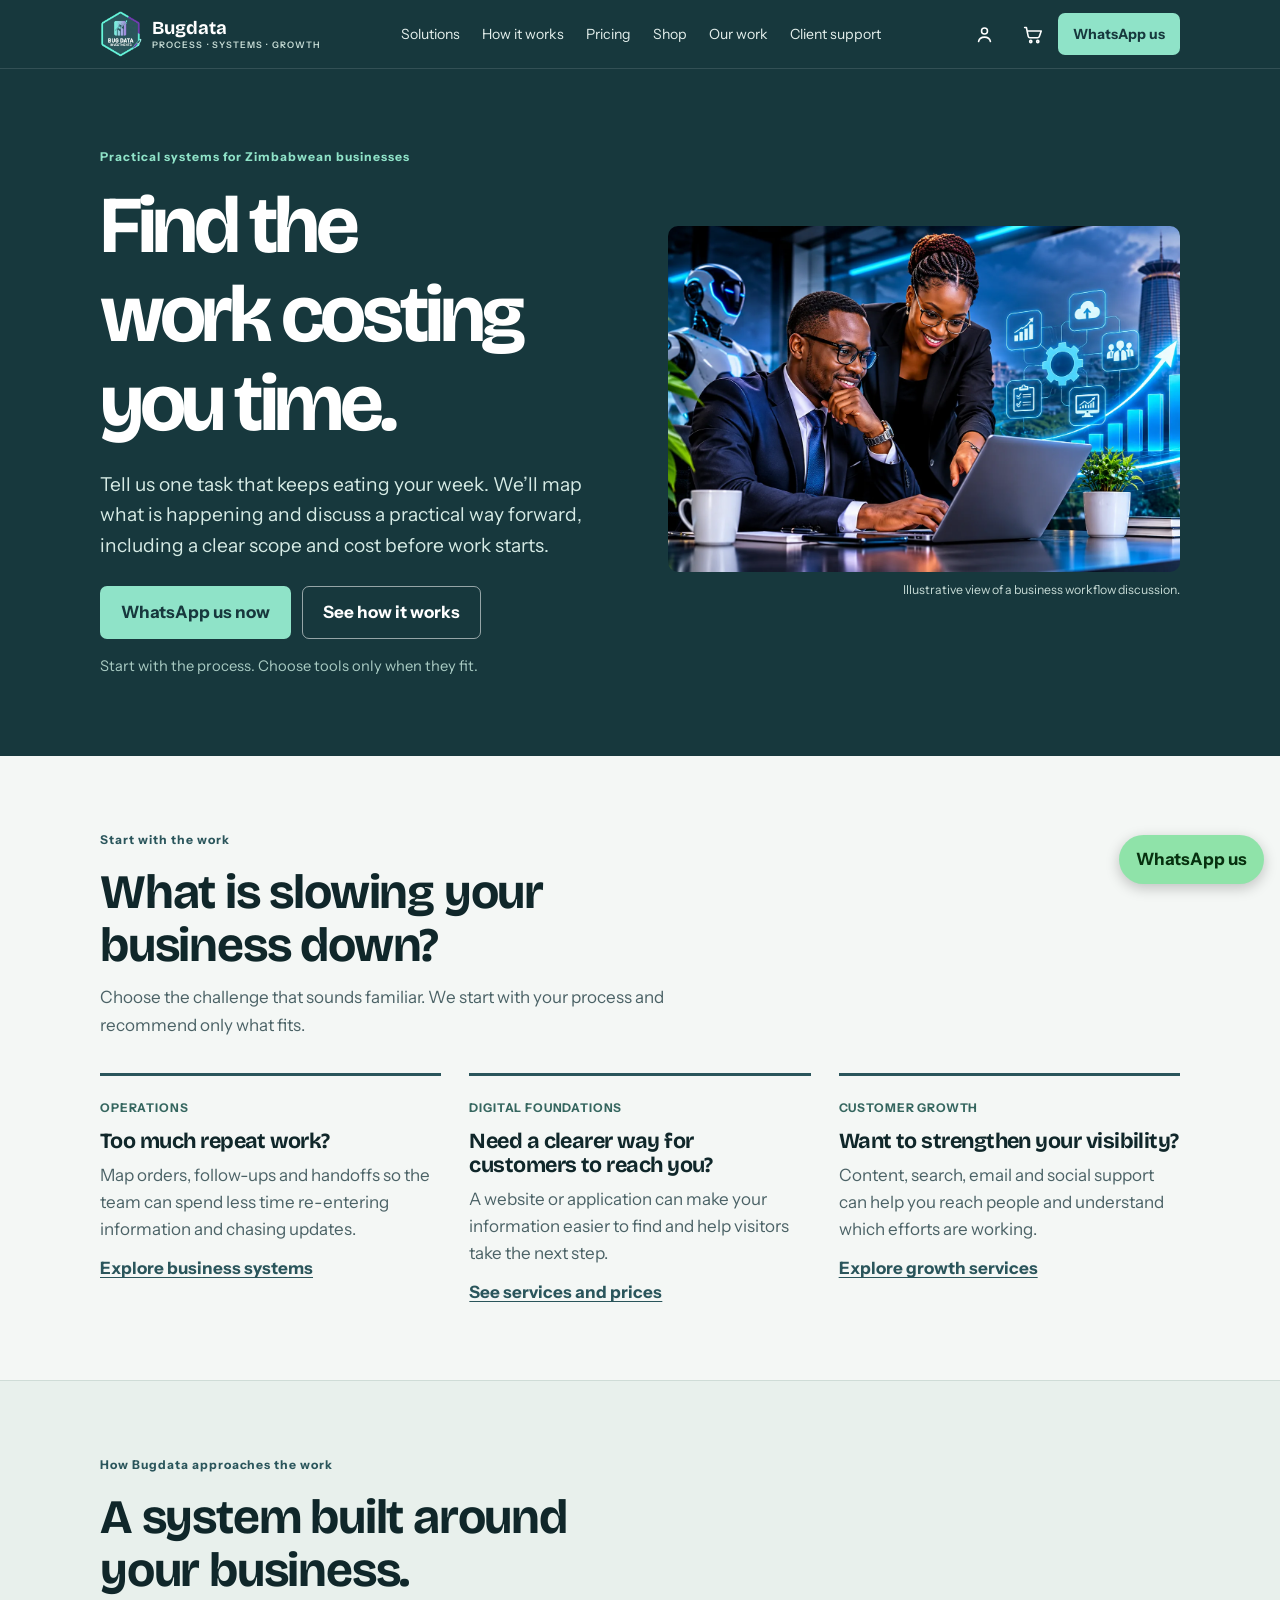
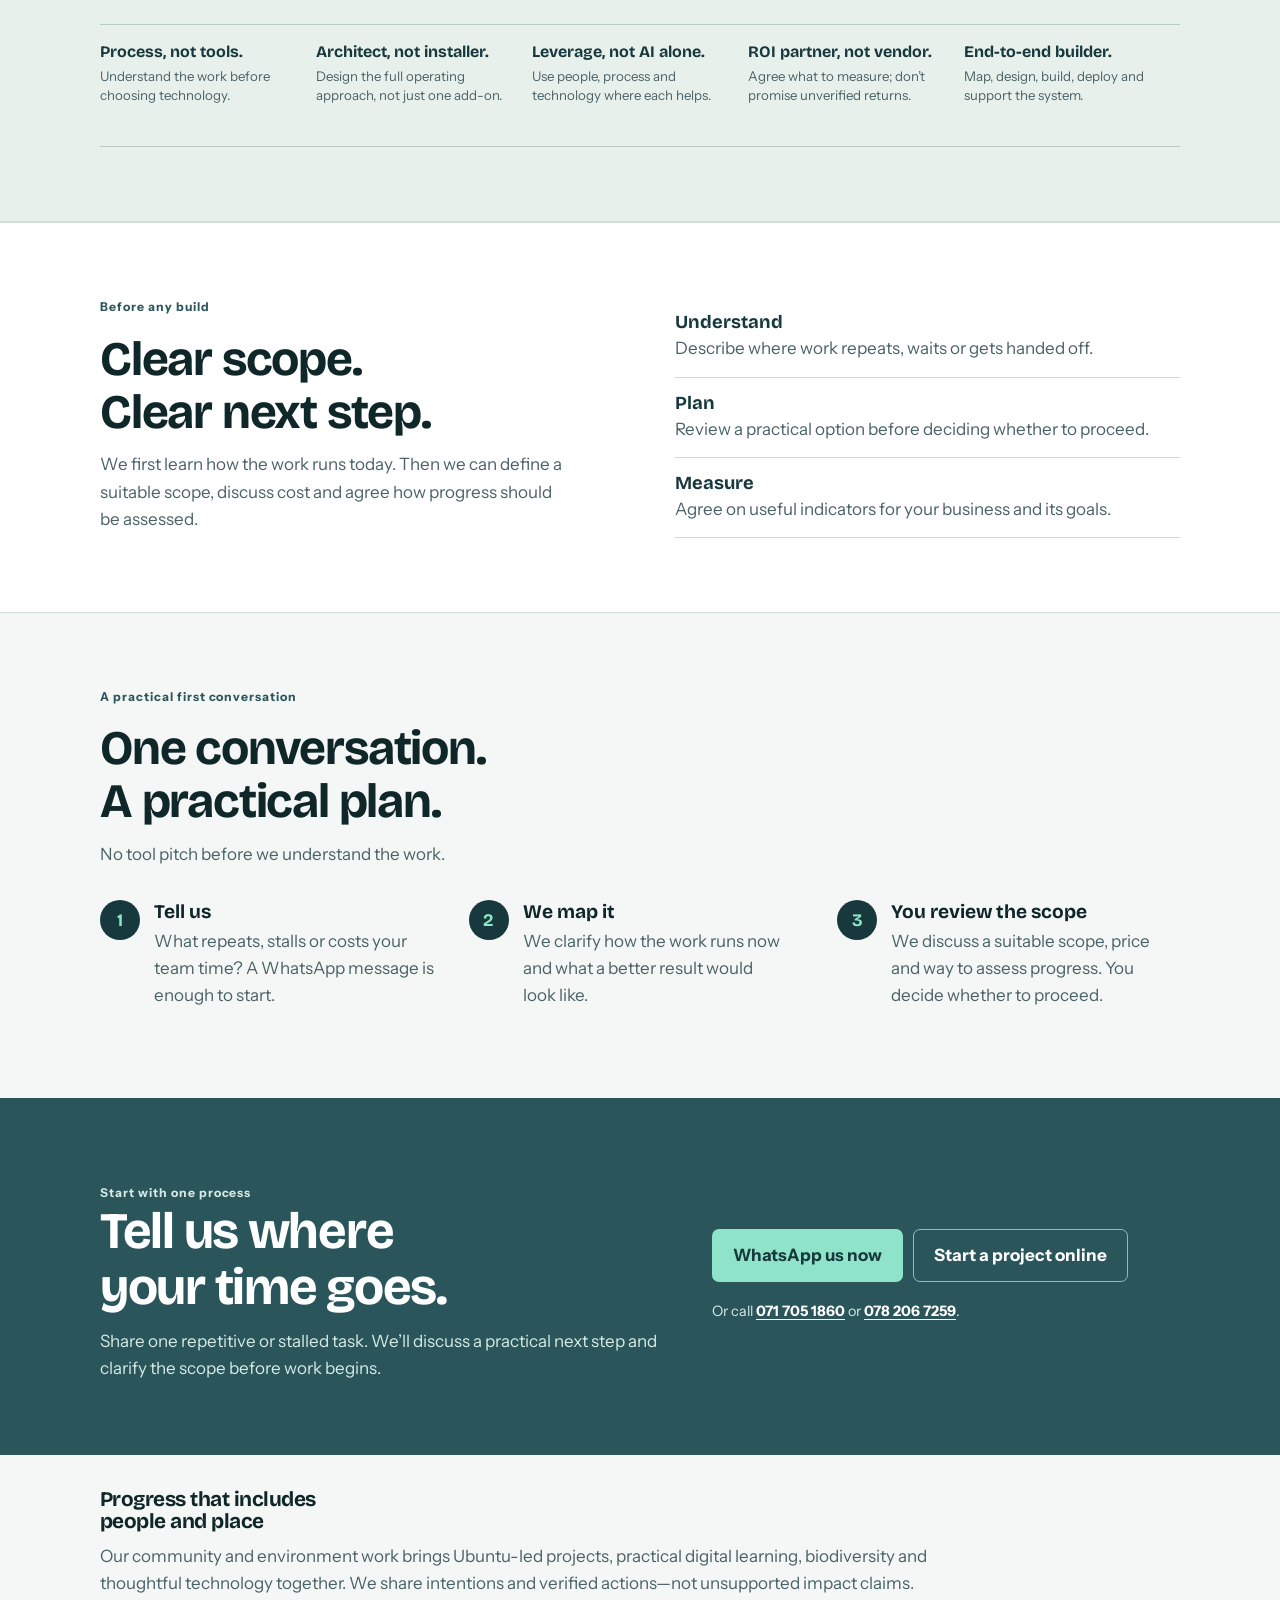
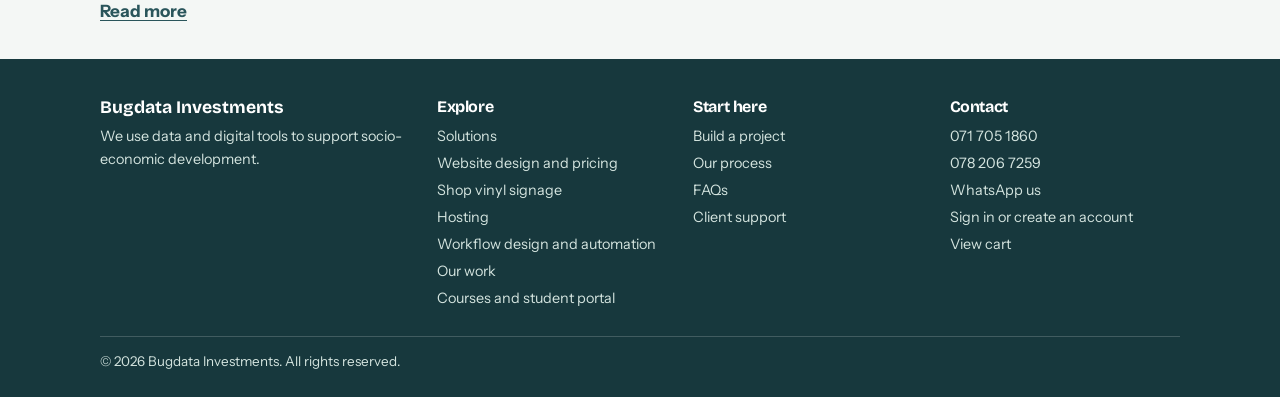
<file: index.html>
<!doctype html>
<html lang="en">
<head>
  <meta charset="utf-8">
  <meta name="viewport" content="width=device-width, initial-scale=1">
  <title>Business systems and website design in Zimbabwe | Bugdata</title>
  <meta name="description" content="Bugdata helps Zimbabwean businesses find work costing them time, then design practical systems around the way the business runs.">
  <link rel="canonical" href="https://bugdata.co.zw/">
  <meta name="theme-color" content="#17383d">
  <meta property="og:type" content="website">
  <meta property="og:site_name" content="Bugdata Investments">
  <meta property="og:title" content="Find the work costing you time | Bugdata">
  <meta property="og:description" content="Tell us one task that keeps eating your week. We’ll map the process and discuss a practical next step.">
  <meta property="og:url" content="https://bugdata.co.zw/">
  <meta property="og:image" content="https://bugdata.co.zw/assets/bugdata-logo.png">
  <meta name="twitter:card" content="summary">
  <meta name="twitter:title" content="Find the work costing you time | Bugdata">
  <meta name="twitter:description" content="Tell us one task that keeps eating your week. We’ll map the process and discuss a practical next step.">
  <meta name="twitter:image" content="https://bugdata.co.zw/assets/bugdata-logo.png">
  <link rel="icon" type="image/png" href="assets/bugdata-logo.png">
  <link rel="apple-touch-icon" href="assets/bugdata-logo.png">
  <link rel="preconnect" href="https://fonts.googleapis.com">
  <link rel="preconnect" href="https://fonts.gstatic.com" crossorigin>
  <link href="https://fonts.googleapis.com/css2?family=Bricolage+Grotesque:wght@600;700&family=Instrument+Sans:wght@400;500;600;700&display=swap" rel="stylesheet">
  <link rel="stylesheet" href="assets/ux-refinements.css">
  <link rel="stylesheet" href="assets/homepage-refresh.css">
</head>
<body class="bd-home">
  <a class="skip" href="#main">Skip to content</a>
  <header class="nav">
    <div class="wrap nav-inner">
      <a class="brand" href="index.html" aria-label="Bugdata home">
        <img src="assets/bugdata-logo.png" alt="" width="48" height="52">
        <span>Bugdata<small>PROCESS · SYSTEMS · GROWTH</small></span>
      </a>
      <nav class="nav-links" id="navLinks" aria-label="Main navigation">
        <a href="solutions.html">Solutions</a>
        <a href="process.html">How it works</a>
        <a href="website-design.html">Pricing</a><a href="shop.html">Shop</a>
        <a href="our-work.html">Our work</a>
        <a href="support.html">Client support</a>
      </nav>
      <div class="header-utility">
        <a class="header-account" href="support.html#account" aria-label="Sign in or create a Bugdata client account" title="Client account"><svg aria-hidden="true" viewBox="0 0 24 24" focusable="false"><circle cx="12" cy="8" r="3.4"/><path d="M5.2 20c.8-3.3 3.2-5 6.8-5s6 1.7 6.8 5"/></svg></a>
        <a class="header-cart" href="support.html#cart" aria-label="View cart, 0 items">
          <svg aria-hidden="true" viewBox="0 0 24 24" focusable="false"><path d="M3 4h2l2.1 10.1a2 2 0 0 0 2 1.6h8.8a2 2 0 0 0 1.9-1.4L22 8H6"/><circle cx="10" cy="20" r="1.25"/><circle cx="18" cy="20" r="1.25"/></svg>
          <span class="cart-count" data-cart-count hidden>0</span>
        </a>
        <a class="btn sm nav-cta" href="https://wa.me/263717051860?text=Hello%20Bugdata%2C%20one%20task%20keeps%20eating%20my%20week%3A%20">WhatsApp us</a>
      </div>
      <button class="menu-btn" id="menuBtn" type="button" aria-label="Open navigation" aria-expanded="false" aria-controls="navLinks"><svg aria-hidden="true" viewBox="0 0 24 24" focusable="false"><path d="M4 6h16M4 12h16M4 18h16"/></svg></button>
    </div>
  </header>

  <main id="main">
    <section class="hero" aria-labelledby="hero-title">
      <div class="wrap hero-grid">
        <div class="hero-copy-block">
          <p class="eyebrow">Practical systems for Zimbabwean businesses</p>
          <h1 id="hero-title">Find the work costing you time.</h1>
          <p class="lead">Tell us one task that keeps eating your week. We’ll map what is happening and discuss a practical way forward, including a clear scope and cost before work starts.</p>
          <div class="actions">
            <a class="btn" href="https://wa.me/263717051860?text=Hello%20Bugdata%2C%20one%20task%20keeps%20eating%20my%20week%3A%20">WhatsApp us now</a>
            <a class="btn ghost" href="process.html">See how it works</a>
          </div>
          <p class="hero-note">Start with the process. Choose tools only when they fit.</p>
        </div>
        <figure class="hero-visual">
          <img src="assets/images/bugdata-hero-github-upload.webp" alt="Business owners reviewing work together at a laptop" width="1672" height="941" fetchpriority="high" decoding="async">
          <figcaption>Illustrative view of a business workflow discussion.</figcaption>
        </figure>
      </div>
    </section>

    <section class="section challenges" id="challenges" aria-labelledby="challenges-title">
      <div class="wrap">
        <p class="eyebrow">Start with the work</p>
        <h2 id="challenges-title">What is slowing your business down?</h2>
        <p class="sub">Choose the challenge that sounds familiar. We start with your process and recommend only what fits.</p>
        <div class="challenge-grid">
          <article class="challenge">
            <span class="challenge-label">Operations</span>
            <h3>Too much repeat work?</h3>
            <p>Map orders, follow-ups and handoffs so the team can spend less time re-entering information and chasing updates.</p>
            <a href="solutions.html">Explore business systems</a>
          </article>
          <article class="challenge">
            <span class="challenge-label">Digital foundations</span>
            <h3>Need a clearer way for customers to reach you?</h3>
            <p>A website or application can make your information easier to find and help visitors take the next step.</p>
            <a href="website-design.html#services">See services and prices</a>
          </article>
          <article class="challenge">
            <span class="challenge-label">Customer growth</span>
            <h3>Want to strengthen your visibility?</h3>
            <p>Content, search, email and social support can help you reach people and understand which efforts are working.</p>
            <a href="website-design.html#services">Explore growth services</a>
          </article>
        </div>
      </div>
    </section>

    <section class="section pillars" aria-labelledby="pillars-title">
      <div class="wrap">
        <p class="eyebrow">How Bugdata approaches the work</p>
        <h2 id="pillars-title">A system built around your business.</h2>
        <div class="pillar-list">
          <p><strong>Process, not tools.</strong><span>Understand the work before choosing technology.</span></p>
          <p><strong>Architect, not installer.</strong><span>Design the full operating approach, not just one add-on.</span></p>
          <p><strong>Leverage, not AI alone.</strong><span>Use people, process and technology where each helps.</span></p>
          <p><strong>ROI partner, not vendor.</strong><span>Agree what to measure; don’t promise unverified returns.</span></p>
          <p><strong>End-to-end builder.</strong><span>Map, design, build, deploy and support the system.</span></p>
        </div>
      </div>
    </section>

    <section class="section proof" aria-labelledby="proof-title">
      <div class="wrap proof-grid">
        <div>
          <p class="eyebrow">Before any build</p>
          <h2 id="proof-title">Clear scope. Clear next step.</h2>
          <p class="sub">We first learn how the work runs today. Then we can define a suitable scope, discuss cost and agree how progress should be assessed.</p>
        </div>
        <ul class="proof-points">
          <li><strong>Understand</strong><span>Describe where work repeats, waits or gets handed off.</span></li>
          <li><strong>Plan</strong><span>Review a practical option before deciding whether to proceed.</span></li>
          <li><strong>Measure</strong><span>Agree on useful indicators for your business and its goals.</span></li>
        </ul>
      </div>
    </section>

    <section class="section process" id="how" aria-labelledby="how-title">
      <div class="wrap">
        <p class="eyebrow">A practical first conversation</p>
        <h2 id="how-title">One conversation. A practical plan.</h2>
        <p class="sub">No tool pitch before we understand the work.</p>
        <ol class="steps">
          <li><strong>Tell us</strong><span>What repeats, stalls or costs your team time? A WhatsApp message is enough to start.</span></li>
          <li><strong>We map it</strong><span>We clarify how the work runs now and what a better result would look like.</span></li>
          <li><strong>You review the scope</strong><span>We discuss a suitable scope, price and way to assess progress. You decide whether to proceed.</span></li>
        </ol>
      </div>
    </section>

    <section class="cta" id="start" aria-labelledby="start-title">
      <div class="wrap cta-inner">
        <div>
          <p class="eyebrow">Start with one process</p>
          <h2 id="start-title">Tell us where your time goes.</h2>
          <p>Share one repetitive or stalled task. We’ll discuss a practical next step and clarify the scope before work begins.</p>
        </div>
        <div class="cta-actions">
          <a class="btn" href="https://wa.me/263717051860?text=Hello%20Bugdata%2C%20one%20task%20keeps%20eating%20my%20week%3A%20">WhatsApp us now</a>
          <a class="btn ghost" href="start-project.html#builder">Start a project online</a>
          <p class="contact-links">Or call <a href="tel:+263717051860">071 705 1860</a> or <a href="tel:+263782067259">078 206 7259</a>.</p>
        </div>
      </div>
    </section>

    <section class="community" aria-labelledby="community-title">
      <div class="wrap">
        <h2 id="community-title">Progress that includes people and place</h2>
        <p>Our community and environment work brings Ubuntu-led projects, practical digital learning, biodiversity and thoughtful technology together. We share intentions and verified actions—not unsupported impact claims. <a href="community.html">Read more</a></p>
      </div>
    </section>
  </main>

  <footer class="site-footer">
    <div class="wrap">
      <div class="footer-grid">
        <div><a class="footer-brand" href="index.html">Bugdata Investments</a><p>We use data and digital tools to support socio-economic development.</p></div>
        <div><h2>Explore</h2><a href="solutions.html">Solutions</a><a href="website-design.html">Website design and pricing</a><a href="shop.html">Shop vinyl signage</a><a href="hosting.html">Hosting</a><a href="ai-automation.html">Workflow design and automation</a><a href="our-work.html">Our work</a><a href="courses.html">Courses and student portal</a></div>
        <div><h2>Start here</h2><a href="start-project.html">Build a project</a><a href="process.html">Our process</a><a href="faq.html">FAQs</a><a href="support.html">Client support</a></div>
        <div><h2>Contact</h2><a href="tel:+263717051860">071 705 1860</a><a href="tel:+263782067259">078 206 7259</a><a href="https://wa.me/263717051860">WhatsApp us</a><a href="support.html#account">Sign in or create an account</a><a href="support.html#cart">View cart</a></div>
      </div>
      <p class="legal">© <span id="year"></span> Bugdata Investments. All rights reserved.</p>
    </div>
  </footer>

  <a class="wa-float" href="https://wa.me/263717051860?text=Hello%20Bugdata%2C%20one%20task%20keeps%20eating%20my%20week%3A%20" aria-label="Start a WhatsApp conversation with Bugdata">WhatsApp us</a>
  <script>
    const menuButton = document.getElementById('menuBtn');
    const navigation = document.getElementById('navLinks');
    if (menuButton && navigation) {
      menuButton.addEventListener('click', () => {
        const isOpen = navigation.classList.toggle('open');
        menuButton.setAttribute('aria-expanded', String(isOpen));
        menuButton.setAttribute('aria-label', isOpen ? 'Close navigation' : 'Open navigation');
      });
      navigation.querySelectorAll('a').forEach((link) => link.addEventListener('click', () => {
        navigation.classList.remove('open');
        menuButton.setAttribute('aria-expanded', 'false');
        menuButton.setAttribute('aria-label', 'Open navigation');
      }));
    }
    const year = document.getElementById('year');
    if (year) year.textContent = new Date().getFullYear();
  </script>
  <script src="assets/ux-refinements.js" defer></script>
  <script src="assets/cart-header.js" defer></script>
</body>
</html>
</file>
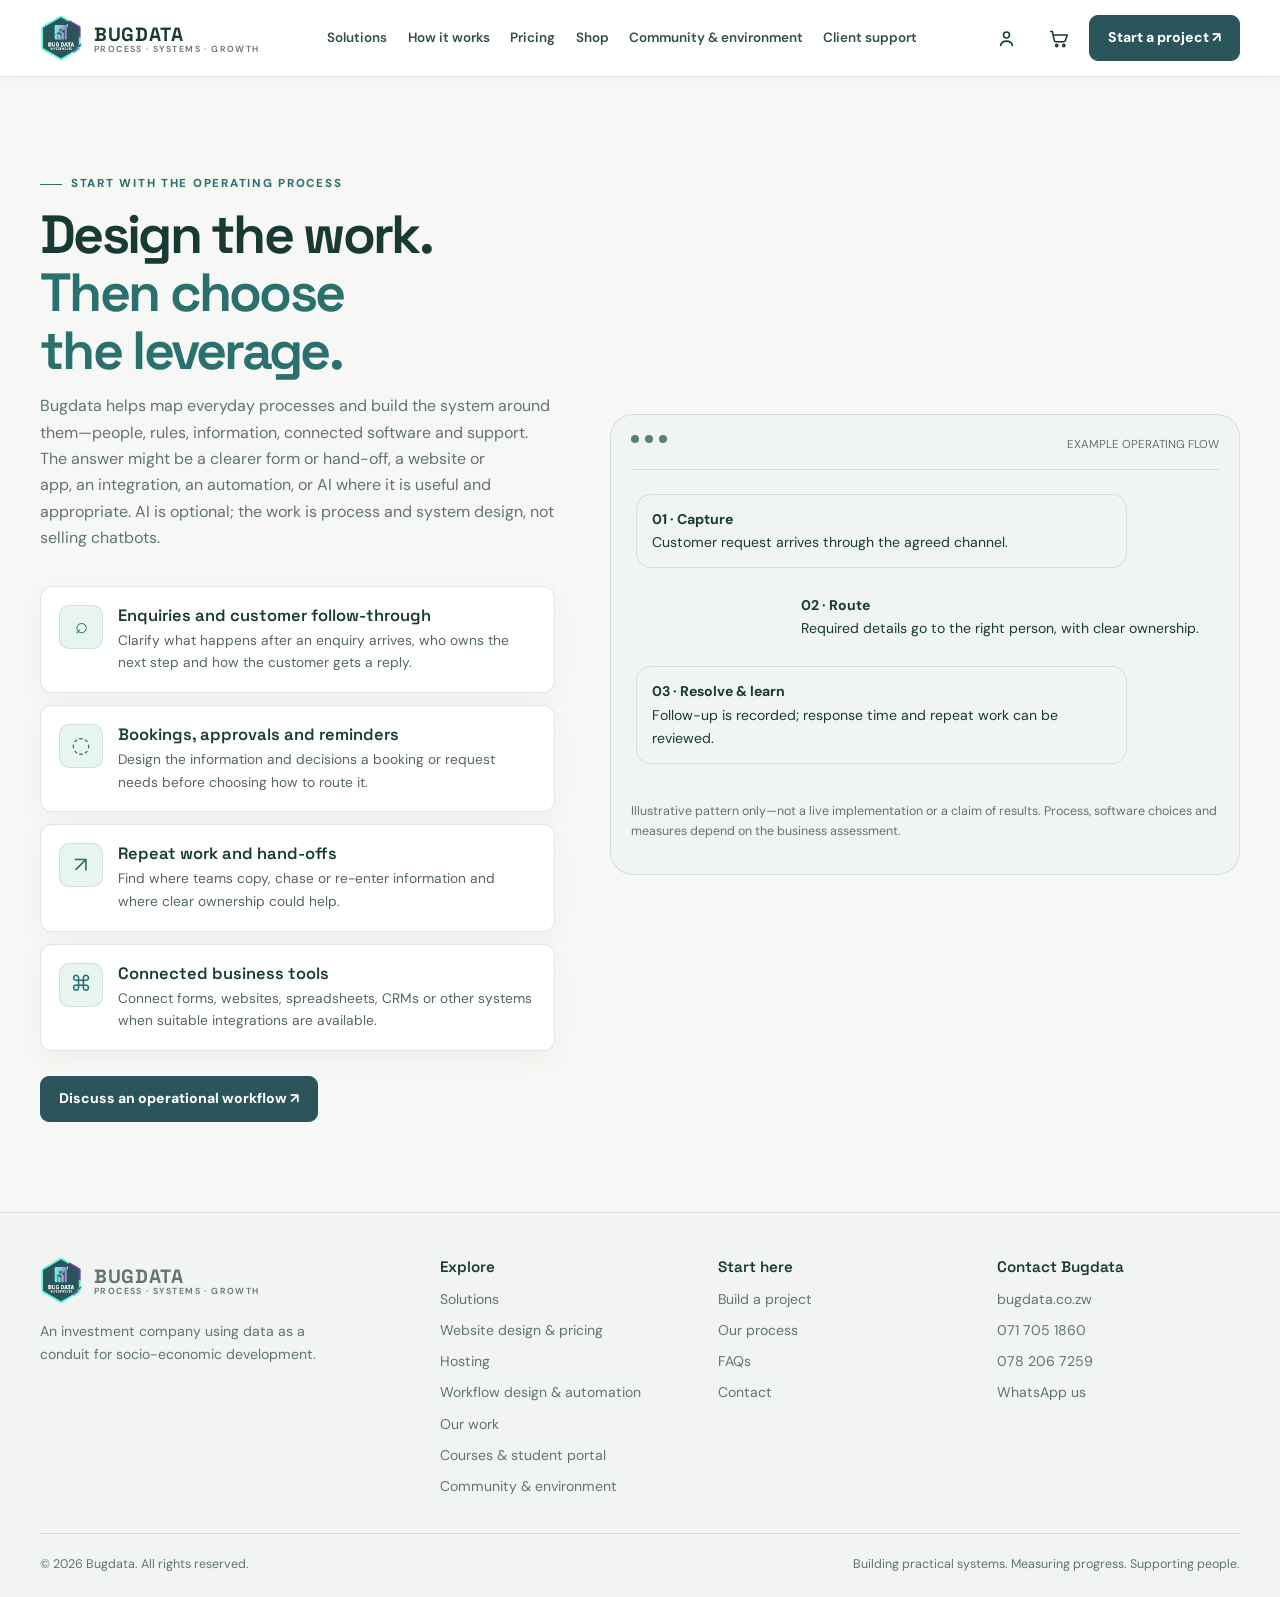
<file: ai-automation.html>
<!doctype html>
<html lang="en">
<head>
<meta charset="utf-8"><meta name="viewport" content="width=device-width, initial-scale=1">
<meta name="theme-color" content="#2a555b"><meta name="description" content="Explore how Bugdata maps business workflows and designs practical systems using people, connected tools, automation and AI where useful.">
<title>Workflow Design &amp; Business Automation | Bugdata Investments</title>
<meta property="og:title" content="Workflow Design &amp; Business Automation | Bugdata Investments">
<meta property="og:description" content="Explore how Bugdata maps business workflows and designs practical systems using people, connected tools, automation and AI where useful.">
<meta property="og:type" content="website">
<meta name="twitter:card" content="summary">
<link rel="icon" type="image/png" href="assets/bugdata-logo.png">
<link rel="apple-touch-icon" href="assets/bugdata-logo.png">
<link rel="preconnect" href="https://fonts.googleapis.com"><link rel="preconnect" href="https://fonts.gstatic.com" crossorigin>
<link href="https://fonts.googleapis.com/css2?family=DM+Sans:wght@400;500;600;700;800&family=Space+Grotesk:wght@400;500;600;700&display=swap" rel="stylesheet">
<style>
:root{--bg:#102a2f;--panel:#17393e;--panel2:#1e464a;--text:#f5fbf8;--muted:#b1c8c4;--line:rgba(183,235,221,.16);--accent:#61e3cf;--accent2:#8d4fae;--green:#87e0bc;--max:1200px;--radius:22px;--shadow:0 24px 80px rgba(0,0,0,.28)}
*{box-sizing:border-box}html{scroll-behavior:smooth;scroll-padding-top:90px}body{margin:0;background:radial-gradient(ellipse at 80% -10%,rgba(97,227,207,.13),transparent 35%),radial-gradient(ellipse at 0% 35%,rgba(141,79,174,.08),transparent 32%),var(--bg);color:var(--text);font-family:'DM Sans',sans-serif;line-height:1.6}a{color:inherit;text-decoration:none}button,input,textarea,select{font:inherit}.wrap{width:min(var(--max),calc(100% - 40px));margin:auto}.eyebrow{display:inline-flex;align-items:center;gap:9px;color:var(--accent);font-size:.75rem;font-weight:800;letter-spacing:.15em;text-transform:uppercase}.eyebrow:before{content:'';width:22px;height:1px;background:currentColor}.section{padding:105px 0}.section-head{max-width:720px;margin-bottom:42px}.section-head h2{font:600 clamp(2.1rem,4vw,3.5rem)/1.08 'Space Grotesk';letter-spacing:-.055em;margin:15px 0}.section-head p{color:var(--muted);font-size:1.05rem}.gradient{background:linear-gradient(100deg,#f6fbff 5%,#77e7d5 48%,#b18ad0 95%);-webkit-background-clip:text;background-clip:text;color:transparent}.btn{display:inline-flex;justify-content:center;align-items:center;gap:10px;padding:14px 20px;border-radius:12px;font-weight:800;border:1px solid transparent;transition:.2s;cursor:pointer}.btn:hover{transform:translateY(-2px)}.btn-primary{background:var(--accent);color:#102a2f;box-shadow:0 10px 35px rgba(97,227,207,.18)}.btn-ghost{border-color:var(--line);background:rgba(255,255,255,.025);color:var(--text)}.btn-small{padding:10px 14px;font-size:.9rem}.nav{position:sticky;top:0;z-index:50;background:rgba(16,42,47,.86);backdrop-filter:blur(18px);border-bottom:1px solid var(--line)}.nav-inner{height:78px;display:flex;align-items:center;justify-content:space-between;gap:24px}.brand{display:flex;align-items:center;gap:11px;font:700 1.35rem 'Space Grotesk';letter-spacing:-.06em}.brand-logo{display:block;width:48px;height:52px;object-fit:contain;flex:0 0 auto;filter:drop-shadow(0 5px 12px rgba(0,0,0,.22))}.brand small{display:block;font:600 .55rem 'DM Sans';letter-spacing:.2em;color:var(--muted);margin-top:-4px}.nav-links{display:flex;align-items:center;gap:25px;color:#d3e3df;font-size:.9rem}.nav-links a:hover{color:var(--accent)}.menu-btn{display:none;background:none;border:1px solid var(--line);color:white;border-radius:10px;padding:8px 11px}.hero{padding:92px 0 78px;position:relative;overflow:hidden}.hero-grid{display:grid;grid-template-columns:.9fr 1.1fr;gap:42px;align-items:center}.hero h1{font:600 clamp(3.2rem,7vw,6.3rem)/.98 'Space Grotesk';letter-spacing:-.075em;margin:22px 0}.hero-copy{font-size:1.13rem;color:#c1d5d0;max-width:590px}.hero-actions{display:flex;gap:12px;flex-wrap:wrap;margin:30px 0 24px}.micro-proof{display:flex;gap:18px;flex-wrap:wrap;color:#b1c8c4;font-size:.82rem}.micro-proof span{display:flex;align-items:center;gap:7px}.dot{width:7px;height:7px;border-radius:50%;background:var(--green);box-shadow:0 0 14px var(--green)}.visual{min-height:480px;position:relative;display:grid;place-items:center}.orbit{position:absolute;width:410px;height:410px;border:1px solid rgba(97,227,207,.16);border-radius:50%;box-shadow:0 0 100px rgba(97,227,207,.06),inset 0 0 90px rgba(97,227,207,.04)}.orbit:before,.orbit:after{content:'';position:absolute;inset:35px;border:1px dashed rgba(141,79,174,.22);border-radius:50%}.orbit:after{inset:82px;border-style:solid;border-color:rgba(97,227,207,.12)}.core{width:225px;height:225px;border-radius:34px;background:linear-gradient(145deg,#28565b,#122a30 65%);border:1px solid rgba(97,227,207,.3);box-shadow:0 25px 90px rgba(0,0,0,.5),0 0 65px rgba(97,227,207,.13);display:flex;flex-direction:column;align-items:center;justify-content:center;position:relative;z-index:2}.hero-logo{width:min(145px,72%);height:auto;max-height:160px;object-fit:contain;filter:drop-shadow(0 12px 22px rgba(0,0,0,.22))}.float-card{position:absolute;z-index:3;padding:13px 15px;border:1px solid var(--line);background:rgba(23,57,62,.92);backdrop-filter:blur(12px);border-radius:15px;box-shadow:var(--shadow);font-size:.82rem}.float-card b{display:block;font-size:.9rem}.float-card small{color:var(--muted)}.float-one{top:40px;left:0}.float-two{right:-4px;top:110px}.float-three{bottom:42px;left:12px}.float-four{bottom:12px;right:5px}.mini-icon{display:inline-grid;place-items:center;width:28px;height:28px;border-radius:9px;background:rgba(97,227,207,.12);color:var(--accent);margin-right:8px}.ticker{border-block:1px solid var(--line);background:rgba(255,255,255,.018)}.ticker-inner{display:flex;justify-content:space-between;gap:20px;flex-wrap:wrap;padding:20px 0;color:#b1c8c4;font-size:.83rem;font-weight:700;letter-spacing:.06em}.ticker span{display:flex;align-items:center;gap:9px}.ticker i{color:var(--accent);font-style:normal}.service-grid{display:grid;grid-template-columns:repeat(3,1fr);gap:15px}.service-card,.panel-card{border:1px solid var(--line);background:linear-gradient(145deg,rgba(40,86,91,.86),rgba(18,42,48,.9));border-radius:var(--radius);padding:25px;transition:.25s;position:relative;overflow:hidden}.service-card:hover{transform:translateY(-5px);border-color:rgba(97,227,207,.45);box-shadow:var(--shadow)}.service-card .num{color:var(--accent);font-size:.75rem;font-weight:800;letter-spacing:.12em}.service-icon{width:48px;height:48px;border-radius:14px;display:grid;place-items:center;background:rgba(97,227,207,.1);color:var(--accent);font-size:1.35rem;margin:22px 0 15px}.service-card h3{font:600 1.35rem 'Space Grotesk';margin:0 0 9px}.service-card p{color:var(--muted);font-size:.94rem;margin:0 0 16px}.tags{display:flex;gap:7px;flex-wrap:wrap}.tag{font-size:.72rem;color:#d2e4de;padding:5px 9px;border:1px solid var(--line);border-radius:30px}.service-card a{display:inline-flex;margin-top:19px;color:var(--accent);font-weight:800;font-size:.87rem}.hosting{background:linear-gradient(135deg,rgba(36,81,86,.65),rgba(18,42,48,.8));border-block:1px solid var(--line)}.hosting-grid{display:grid;grid-template-columns:1fr 1fr;gap:18px}.hosting-card{border:1px solid var(--line);border-radius:25px;padding:32px;background:rgba(16,42,47,.75);position:relative}.hosting-card.featured{border-color:rgba(97,227,207,.5);background:linear-gradient(145deg,rgba(42,85,91,.42),rgba(18,42,48,.92));box-shadow:0 20px 70px rgba(97,227,207,.07)}.hosting-card h3{font:600 1.65rem 'Space Grotesk';margin:13px 0 5px}.hosting-card .price{font:700 2.7rem 'Space Grotesk';letter-spacing:-.06em;margin:15px 0}.hosting-card p{color:var(--muted)}.checklist{padding:0;list-style:none;margin:22px 0}.checklist li{padding:8px 0;color:#e4efea;font-size:.93rem}.checklist li:before{content:'✓';color:var(--green);font-weight:900;margin-right:10px}.note{font-size:.78rem!important;color:#a0bab5!important}.pill{display:inline-flex;padding:6px 10px;border-radius:30px;background:rgba(97,227,207,.1);color:var(--accent);font-size:.72rem;font-weight:800;letter-spacing:.08em;text-transform:uppercase}.split{display:grid;grid-template-columns:.9fr 1.1fr;gap:55px;align-items:center}.feature-stack{display:grid;gap:12px}.feature-row{display:flex;gap:15px;padding:18px;border:1px solid var(--line);border-radius:16px;background:rgba(255,255,255,.025)}.feature-row .service-icon{flex:0 0 44px;width:44px;height:44px;margin:0}.feature-row h4{margin:0 0 3px;font:600 1.03rem 'Space Grotesk'}.feature-row p{margin:0;color:var(--muted);font-size:.86rem}.demo-window{border:1px solid rgba(97,227,207,.25);background:#16383e;border-radius:23px;padding:20px;box-shadow:var(--shadow);min-height:350px}.window-top{display:flex;gap:6px;border-bottom:1px solid var(--line);padding-bottom:15px}.window-top i{width:8px;height:8px;border-radius:50%;background:#56817d}.chat{padding:24px 5px;display:grid;gap:13px}.bubble{padding:13px 15px;border-radius:15px;max-width:85%;font-size:.88rem}.bubble.bot{background:#245056;color:#f2f8f4;border:1px solid rgba(97,227,207,.14)}.bubble.user{justify-self:end;background:var(--accent);color:#102a2f}.demo-input{display:flex;gap:8px;margin-top:12px}.demo-input input{min-width:0;flex:1;background:#102a2f;border:1px solid var(--line);border-radius:10px;padding:12px;color:white}.demo-input button{border:0;background:var(--accent);border-radius:10px;padding:0 15px;font-weight:900;color:#102a2f;cursor:pointer}.steps{display:grid;grid-template-columns:repeat(4,1fr);gap:12px}.step{padding:22px;border:1px solid var(--line);border-radius:18px;background:rgba(255,255,255,.02)}.step b{font:700 2rem 'Space Grotesk';color:var(--accent)}.step h3{font:600 1.05rem 'Space Grotesk';margin:10px 0 5px}.step p{font-size:.85rem;color:var(--muted);margin:0}.portfolio-grid{display:grid;grid-template-columns:repeat(2,1fr);gap:16px}.project{min-height:250px;padding:25px;border-radius:22px;border:1px solid var(--line);background:linear-gradient(135deg,#28565b,#122a30);position:relative;overflow:hidden;display:flex;flex-direction:column;justify-content:flex-end}.project:before{content:'';position:absolute;width:240px;height:240px;border-radius:50%;right:-55px;top:-70px;border:1px solid rgba(97,227,207,.28);box-shadow:0 0 0 30px rgba(97,227,207,.035),0 0 0 65px rgba(141,79,174,.035)}.project .project-label{color:var(--accent);font-size:.73rem;font-weight:800;letter-spacing:.12em;text-transform:uppercase;position:relative}.project h3{font:600 1.7rem 'Space Grotesk';margin:8px 0 3px;position:relative}.project p{color:#c1d5d0;margin:0;max-width:440px;font-size:.9rem;position:relative}.project a{position:relative;margin-top:15px;color:var(--accent);font-weight:800;font-size:.86rem}.project.wide{grid-column:span 2;min-height:220px}.config{display:grid;grid-template-columns:1fr .8fr;gap:22px}.config-box,.summary-box{border:1px solid var(--line);border-radius:22px;background:rgba(23,57,62,.8);padding:26px}.config-box h3,.summary-box h3{font:600 1.35rem 'Space Grotesk';margin:0 0 18px}.choice-grid{display:grid;grid-template-columns:repeat(2,1fr);gap:10px}.choice{position:relative}.choice input{position:absolute;opacity:0}.choice label{display:block;padding:14px;border:1px solid var(--line);border-radius:13px;color:#d6e8e2;cursor:pointer;transition:.2s;font-size:.9rem}.choice input:checked+label{border-color:var(--accent);background:rgba(97,227,207,.1);color:white}.field{display:grid;gap:7px;margin-top:15px}.field label{font-size:.82rem;color:#d2e4de;font-weight:700}.field input,.field textarea,.field select{width:100%;background:#102a2f;border:1px solid var(--line);border-radius:11px;padding:13px;color:white;outline:none}.field textarea{min-height:90px;resize:vertical}.summary-box{background:linear-gradient(145deg,rgba(30,70,74,.8),rgba(18,42,48,.95))}.summary-line{display:flex;justify-content:space-between;gap:15px;padding:12px 0;border-bottom:1px solid var(--line);font-size:.9rem}.summary-line span{color:var(--muted)}.summary-box .btn{width:100%;margin-top:20px}.faq{max-width:850px}.faq details{border-bottom:1px solid var(--line);padding:19px 0}.faq summary{cursor:pointer;list-style:none;font:600 1.08rem 'Space Grotesk';display:flex;justify-content:space-between;gap:15px}.faq summary:after{content:'+';color:var(--accent);font-size:1.4rem}.faq details[open] summary:after{content:'−'}.faq details p{color:var(--muted);max-width:760px}.cta{padding:75px 0}.cta-box{border:1px solid rgba(97,227,207,.28);border-radius:28px;padding:55px;background:radial-gradient(ellipse at 90% 0%,rgba(97,227,207,.16),transparent 45%),linear-gradient(135deg,#102a3b,#0b1926);text-align:center}.cta-box h2{font:600 clamp(2.2rem,5vw,4rem)/1.05 'Space Grotesk';letter-spacing:-.06em;margin:15px auto;max-width:780px}.cta-box p{color:var(--muted);max-width:620px;margin:0 auto 25px}.footer{border-top:1px solid var(--line);padding:45px 0 25px}.footer-grid{display:grid;grid-template-columns:1.5fr 1fr 1fr 1fr;gap:35px}.footer p,.footer a{color:var(--muted);font-size:.88rem}.footer h4{font:600 .95rem 'Space Grotesk';margin:0 0 12px}.footer-links{display:grid;gap:8px}.copyright{border-top:1px solid var(--line);margin-top:35px;padding-top:20px;color:#8aa6a1;font-size:.78rem;display:flex;justify-content:space-between;gap:15px;flex-wrap:wrap}.toast{position:fixed;bottom:20px;left:50%;transform:translate(-50%,20px);opacity:0;pointer-events:none;background:#dffaf3;color:#102a2f;padding:12px 18px;border-radius:12px;font-weight:700;z-index:100;transition:.25s}.toast.show{opacity:1;transform:translate(-50%,0)}
@media(max-width:900px){.nav-links{display:none;position:absolute;top:78px;left:0;right:0;padding:20px;background:#122a30;border-bottom:1px solid var(--line);flex-direction:column;align-items:stretch}.nav-links.open{display:flex}.menu-btn{display:block}.nav-cta{display:none}.hero-grid,.split,.config{grid-template-columns:1fr}.visual{min-height:410px;max-width:560px;width:100%;margin:auto}.service-grid{grid-template-columns:repeat(2,1fr)}.steps{grid-template-columns:repeat(2,1fr)}.footer-grid{grid-template-columns:repeat(2,1fr)}}
@media(max-width:600px){.wrap{width:min(100% - 30px,var(--max))}.section{padding:75px 0}.hero{padding:65px 0 55px}.hero h1{font-size:clamp(3rem,15vw,4.5rem)}.hero-copy{font-size:1rem}.visual{min-height:340px;transform:scale(.88);margin:-10px auto}.orbit{width:330px;height:330px}.core{width:180px;height:180px}.float-one{left:-4px;top:10px}.float-two{right:-10px;top:65px}.float-three{left:-8px;bottom:15px}.float-four{right:-10px;bottom:0}.service-grid,.hosting-grid,.portfolio-grid,.choice-grid{grid-template-columns:1fr}.project.wide{grid-column:auto}.steps{grid-template-columns:1fr 1fr}.hosting-card{padding:24px}.config-box,.summary-box{padding:20px}.cta-box{padding:38px 22px}.footer-grid{grid-template-columns:1fr 1fr;gap:25px}.ticker-inner{justify-content:flex-start}.ticker span{min-width:42%}}
a:focus-visible,button:focus-visible,input:focus-visible,textarea:focus-visible,summary:focus-visible{outline:3px solid var(--accent);outline-offset:3px}.skip-link{position:absolute;top:-100px;left:15px;z-index:100;padding:12px 16px;background:var(--accent);color:#102a2f;border-radius:10px;font-weight:800}.skip-link:focus{top:15px}
@media(prefers-reduced-motion:reduce){*,*:before,*:after{scroll-behavior:auto!important;transition:none!important}}
/* Homepage hero image alignment: preserve the supplied landscape composition on desktop and mobile. */
.visual{min-height:0;display:block;place-items:unset;width:100%;margin:0 auto;overflow:hidden;border:1px solid rgba(97,227,207,.24);border-radius:22px;background:#102a2f;box-shadow:var(--shadow)}
.home-hero-image{display:block;width:100%;height:auto;aspect-ratio:1672/941;object-fit:cover;object-position:center}
.visual figcaption{padding:10px 14px;color:#c1d5d0;background:rgba(16,42,47,.88);font-size:.78rem}
@media(max-width:900px){.visual{max-width:720px;width:100%;margin:0 auto}}
@media(max-width:600px){.visual{min-height:0;transform:none;margin:0 auto;border-radius:16px}.home-hero-image{aspect-ratio:16/9}.visual figcaption{padding:9px 11px;font-size:.72rem}}
/* Glassmorphism + motion: restrained surfaces, readable contrast, and reduced-motion support. */
@keyframes bd-rise-in{from{opacity:0;transform:translateY(16px)}to{opacity:1;transform:translateY(0)}}
@keyframes bd-fade-in{from{opacity:0;transform:translateY(8px) scale(.99)}to{opacity:1;transform:translateY(0) scale(1)}}
.nav{background:rgba(16,42,47,.68);border-bottom-color:rgba(183,235,221,.22);box-shadow:0 12px 36px rgba(4,18,20,.14);backdrop-filter:blur(22px) saturate(145%);-webkit-backdrop-filter:blur(22px) saturate(145%)}
.service-card,.hosting-card,.feature-row,.step,.project,.config-box,.summary-box{background-color:rgba(23,57,62,.52);backdrop-filter:blur(16px) saturate(128%);-webkit-backdrop-filter:blur(16px) saturate(128%);border-color:rgba(183,235,221,.2);box-shadow:inset 0 1px 0 rgba(255,255,255,.055)}
.service-card{background:linear-gradient(145deg,rgba(40,86,91,.5),rgba(18,42,48,.66))}
.hosting-card.featured,.summary-box{background:linear-gradient(145deg,rgba(42,85,91,.48),rgba(18,42,48,.72))}
.feature-row:hover,.step:hover,.project:hover,.hosting-card:hover,.config-box:hover,.summary-box:hover{transform:translateY(-4px);border-color:rgba(97,227,207,.4);box-shadow:0 18px 44px rgba(3,20,22,.22),inset 0 1px 0 rgba(255,255,255,.08)}
.feature-row,.step,.project,.hosting-card,.config-box,.summary-box{transition:transform .28s ease,border-color .28s ease,box-shadow .28s ease}
.visual{border-color:rgba(97,227,207,.36);box-shadow:0 26px 72px rgba(0,0,0,.28),0 0 0 1px rgba(255,255,255,.035),inset 0 1px 0 rgba(255,255,255,.16)}
.visual figcaption{background:rgba(16,42,47,.7);backdrop-filter:blur(14px);-webkit-backdrop-filter:blur(14px)}
@media(prefers-reduced-motion:no-preference){.hero-grid>div:first-child{animation:bd-rise-in .72s cubic-bezier(.2,.7,.25,1) both}.hero-grid>.visual{animation:bd-fade-in .82s .1s cubic-bezier(.2,.7,.25,1) both}}
@media(prefers-reduced-motion:reduce){*,*:before,*:after{animation:none!important;scroll-behavior:auto!important;transition:none!important}}
/* Editorial rhythm inspired by the reviewed references: brighter content stages, focused glass, stronger image balance. */
.light-section{background:radial-gradient(ellipse at 96% 0%,rgba(97,227,207,.11),transparent 34%),#edf4f1;color:#173b3e}
.light-section .section-head h2{color:#173b3e}
.light-section .section-head p{color:#526d69}
.light-section .gradient{background-image:linear-gradient(100deg,#168d82 8%,#477d8a 54%,#80509d 100%)}
.light-section .service-card,.light-section .step{background:rgba(255,255,255,.78);border-color:rgba(23,59,62,.12);backdrop-filter:blur(16px) saturate(125%);-webkit-backdrop-filter:blur(16px) saturate(125%);box-shadow:0 14px 36px rgba(19,54,55,.07),inset 0 1px 0 rgba(255,255,255,.8)}
.light-section .service-card h3,.light-section .step h3{color:#173b3e}
.light-section .service-card p,.light-section .step p{color:#536c68}
.light-section .service-card .num,.light-section .step b{color:#168d82}
.light-section .tag{color:#3b5d5a;border-color:rgba(23,59,62,.18);background:rgba(255,255,255,.45)}
.light-section .service-card a{color:#087f77}
.light-section .service-card:hover,.light-section .step:hover{border-color:rgba(22,141,130,.38);box-shadow:0 22px 46px rgba(19,54,55,.13),inset 0 1px 0 rgba(255,255,255,.9)}
.light-section .project{background:linear-gradient(135deg,#28565b,#122a30);border-color:rgba(23,59,62,.16);color:#f5fbf8}
.light-section .project h3{color:#f5fbf8}
.light-section .project p{color:#c1d5d0}
@media(max-width:900px){.hero-grid{gap:30px}}
@media(max-width:600px){.hero-grid{gap:28px}}
@media(prefers-reduced-motion:reduce){*,*:before,*:after{animation:none!important;scroll-behavior:auto!important;transition:none!important}}
</style>


<style>
/* Shared brand environment: the supplied business image sits behind every page. */
body{background-image:linear-gradient(rgba(7,25,35,.84),rgba(7,25,35,.9)),url('assets/background/bugdata-robot-background.webp');background-position:center top;background-size:cover;background-attachment:fixed;background-repeat:no-repeat}
@media(max-width:700px){body{background-attachment:scroll;background-position:center top}}
</style>


<link rel="canonical" href="https://bugdata.co.zw/ai-automation.html">
<meta property="og:url" content="https://bugdata.co.zw/ai-automation.html">
<meta property="og:site_name" content="Bugdata Investments">
<meta property="og:image" content="https://bugdata.co.zw/assets/bugdata-logo.png">
<meta name="twitter:title" content="Workflow Design &amp; Business Automation | Bugdata Investments">
<meta name="twitter:description" content="Explore how Bugdata maps business workflows and designs practical systems using people, connected tools, automation and AI where useful.">
<meta name="twitter:image" content="https://bugdata.co.zw/assets/bugdata-logo.png">
  <link rel="stylesheet" href="assets/ux-refinements.css">
  <link rel="stylesheet" href="assets/cosmic-interface.css">
  <link rel="stylesheet" href="assets/operations-refresh.css">
</head>
<body>
<a class="skip-link" href="#main">Skip to content</a>
<header class="nav"><div class="wrap nav-inner"><a class="brand" href="index.html" aria-label="Bugdata home"><img class="brand-logo" src="assets/bugdata-logo.png" alt="Bugdata Investments logo" width="48" height="52"><span>BUGDATA<small>PROCESS · SYSTEMS · GROWTH</small></span></a><nav class="nav-links" id="navLinks" aria-label="Main navigation"><a href="solutions.html">Solutions</a><a href="process.html">How it works</a><a href="website-design.html">Pricing</a><a href="shop.html">Shop</a><a href="community.html">Community &amp; environment</a><a href="support.html">Client support</a></nav><div class="header-utility"><a class="header-account" href="support.html#account" aria-label="Sign in or create a Bugdata client account" title="Client account"><svg aria-hidden="true" viewBox="0 0 24 24" focusable="false"><circle cx="12" cy="8" r="3.4"/><path d="M5.2 20c.8-3.3 3.2-5 6.8-5s6 1.7 6.8 5"/></svg></a><a class="header-cart" href="support.html#cart" aria-label="View cart, 0 items"><svg aria-hidden="true" viewBox="0 0 24 24" focusable="false"><path d="M3 4h2l2.1 10.1a2 2 0 0 0 2 1.6h8.8a2 2 0 0 0 1.9-1.4L22 8H6"/><circle cx="10" cy="20" r="1.25"/><circle cx="18" cy="20" r="1.25"/></svg><span class="cart-count" data-cart-count hidden>0</span></a><a class="btn btn-primary btn-small nav-cta" href="start-project.html">Start a project ↗</a></div><button class="menu-btn" id="menuBtn" aria-label="Open navigation" aria-expanded="false" type="button" aria-controls="navLinks"><svg aria-hidden="true" viewBox="0 0 24 24" focusable="false"><path d="M4 6h16M4 12h16M4 18h16"/></svg></button></div></header>
<main id="main">
<section class="section" id="ai"><div class="wrap split"><div><span class="eyebrow">Start with the operating process</span><div class="section-head" style="margin-bottom:20px"><h1>Design the work. <span class="gradient">Then choose the leverage.</span></h1><p>Bugdata helps map everyday processes and build the system around them—people, rules, information, connected software and support. The answer might be a clearer form or hand-off, a website or app, an integration, an automation, or AI where it is useful and appropriate. AI is optional; the work is process and system design, not selling chatbots.</p></div><div class="feature-stack"><div class="feature-row"><div class="service-icon">⌕</div><div><h4>Enquiries and customer follow-through</h4><p>Clarify what happens after an enquiry arrives, who owns the next step and how the customer gets a reply.</p></div></div><div class="feature-row"><div class="service-icon">◌</div><div><h4>Bookings, approvals and reminders</h4><p>Design the information and decisions a booking or request needs before choosing how to route it.</p></div></div><div class="feature-row"><div class="service-icon">↗</div><div><h4>Repeat work and hand-offs</h4><p>Find where teams copy, chase or re-enter information and where clear ownership could help.</p></div></div><div class="feature-row"><div class="service-icon">⌘</div><div><h4>Connected business tools</h4><p>Connect forms, websites, spreadsheets, CRMs or other systems when suitable integrations are available.</p></div></div></div><a class="btn btn-primary" style="margin-top:25px" href="start-project.html#builder" data-service="Business automation">Discuss an operational workflow ↗</a></div><div class="demo-window"><div class="window-top"><i></i><i></i><i></i><span style="margin-left:auto;color:var(--muted);font-size:.72rem">EXAMPLE OPERATING FLOW</span></div><div class="chat"><div class="bubble bot"><strong>01 · Capture</strong><br>Customer request arrives through the agreed channel.</div><div class="bubble user"><strong>02 · Route</strong><br>Required details go to the right person, with clear ownership.</div><div class="bubble bot"><strong>03 · Resolve &amp; learn</strong><br>Follow-up is recorded; response time and repeat work can be reviewed.</div></div><p class="note">Illustrative pattern only—not a live implementation or a claim of results. Process, software choices and measures depend on the business assessment.</p></div></div></section>
</main>
<footer class="footer"><div class="wrap"><div class="footer-grid"><div><a class="brand" href="index.html"><img class="brand-logo" src="assets/bugdata-logo.png" alt="Bugdata Investments logo" width="48" height="52"><span>BUGDATA<small>PROCESS · SYSTEMS · GROWTH</small></span></a><p style="max-width:280px;margin-top:16px">An investment company using data as a conduit for socio-economic development.</p></div><div><h4>Explore</h4><div class="footer-links"><a href="solutions.html">Solutions</a><a href="website-design.html">Website design &amp; pricing</a><a href="hosting.html">Hosting</a><a href="ai-automation.html">Workflow design &amp; automation</a><a href="our-work.html">Our work</a><a href="courses.html">Courses &amp; student portal</a><a href="community.html">Community &amp; environment</a></div></div><div><h4>Start here</h4><div class="footer-links"><a href="start-project.html">Build a project</a><a href="process.html">Our process</a><a href="faq.html">FAQs</a><a href="start-project.html#contact">Contact</a></div></div><div><h4>Contact Bugdata</h4><div class="footer-links"><a href="https://www.bugdata.co.zw/">bugdata.co.zw</a><a href="tel:+263717051860">071 705 1860</a><a href="tel:+263782067259">078 206 7259</a><a href="https://wa.me/263717051860">WhatsApp us</a></div></div></div><div class="copyright"><span>© <span id="year"></span> Bugdata. All rights reserved.</span><span>Building practical systems. Measuring progress. Supporting people.</span></div></div></footer>
<script>
const menuBtn=document.getElementById('menuBtn'),navLinks=document.getElementById('navLinks');
if(menuBtn&&navLinks){menuBtn.addEventListener('click',()=>{const open=navLinks.classList.toggle('open');menuBtn.setAttribute('aria-expanded',String(open));menuBtn.setAttribute('aria-label',open?'Close navigation':'Open navigation')});navLinks.querySelectorAll('a').forEach(a=>a.addEventListener('click',()=>{navLinks.classList.remove('open');menuBtn.setAttribute('aria-expanded','false');menuBtn.setAttribute('aria-label','Open navigation')}))}
const year=document.getElementById('year');if(year)year.textContent=new Date().getFullYear();
const form=document.getElementById('projectForm');if(form){const checks=[...document.querySelectorAll('input[name="service"]')],business=document.getElementById('business');function updateSummary(){const selected=checks.filter(c=>c.checked),count=document.getElementById('selectedCount'),projectName=document.getElementById('projectName');if(count)count.textContent=selected.length;if(projectName)projectName.textContent=business.value.trim()||'Not specified'}checks.forEach(c=>c.addEventListener('change',updateSummary));business.addEventListener('input',updateSummary);document.querySelectorAll('[data-service]').forEach(link=>link.addEventListener('click',()=>{const target=checks.find(c=>c.value===link.dataset.service);if(target){target.checked=true;updateSummary()}}));form.addEventListener('submit',e=>{e.preventDefault();const f=new FormData(form),services=checks.filter(c=>c.checked).map(c=>c.value),message=['Hello Bugdata! I would like to discuss a project.','Name: '+f.get('name'),'Business: '+(f.get('business')||'Not specified'),'Contact: '+f.get('contact'),'Solutions: '+(services.join(', ')||'Not selected'),'Project details: '+(f.get('details')||'Not provided')].join('\n');window.open('https://wa.me/263717051860?text='+encodeURIComponent(message),'_blank','noopener')})}
</script>


  <script src="assets/ux-refinements.js" defer></script>
  <script src="assets/cart-header.js" defer></script>
</body>
</html>
</file>
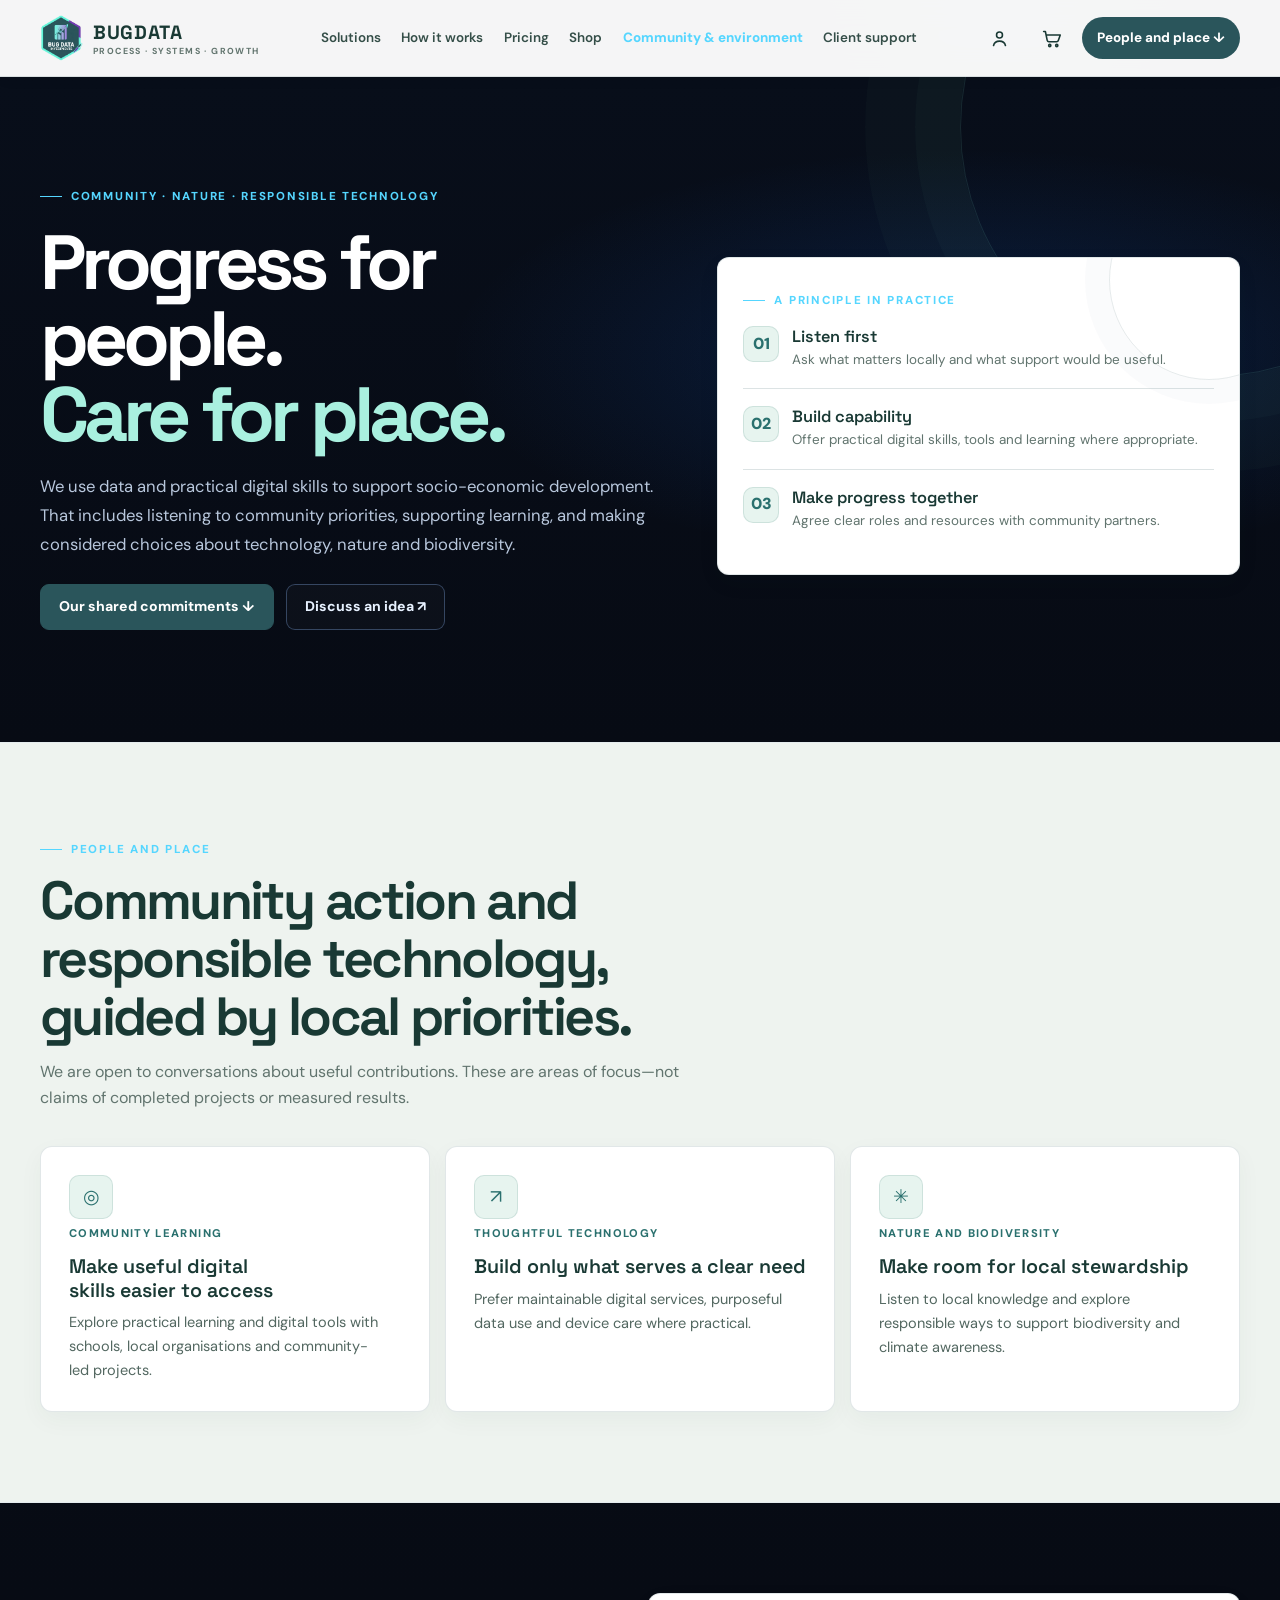
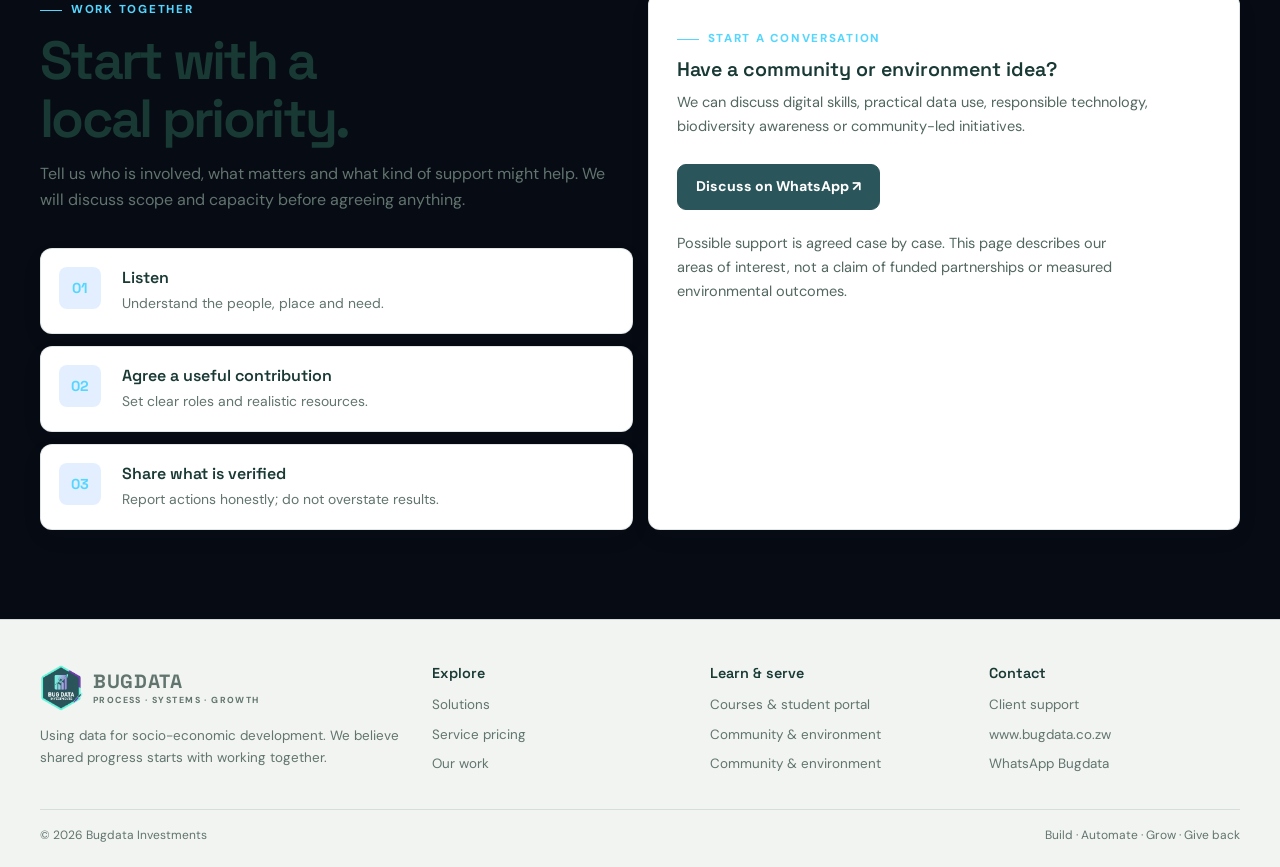
<file: community.html>
<!doctype html>
<html lang="en">
<head>
<meta charset="utf-8"><meta name="viewport" content="width=device-width, initial-scale=1"><meta name="theme-color" content="#071923">
<meta name="description" content="Bugdata brings community-led learning, Ubuntu projects and care for biodiversity and climate together through practical, locally guided digital work.">
<meta name="keywords" content="Ubuntu community projects Zimbabwe, digital inclusion, community development, Bugdata Investments">
<title>Community & Environment | Bugdata</title><meta property="og:type" content="website"><meta property="og:title" content="Community & Environment | Bugdata"><meta property="og:description" content="Bugdata brings community-led learning, Ubuntu projects and care for biodiversity and climate together through practical, locally guided digital work."><meta property="og:url" content="https://bugdata.co.zw/community.html"><meta property="og:site_name" content="Bugdata Investments"><meta property="og:image" content="https://bugdata.co.zw/assets/bugdata-logo.png"><meta name="twitter:card" content="summary_large_image"><meta name="twitter:title" content="Community & Environment | Bugdata"><meta name="twitter:description" content="Bugdata brings community-led learning, Ubuntu projects and care for biodiversity and climate together through practical, locally guided digital work."><meta name="twitter:image" content="https://bugdata.co.zw/assets/bugdata-logo.png"><link rel="canonical" href="https://bugdata.co.zw/community.html"><link rel="icon" type="image/png" href="assets/bugdata-logo.png"><link rel="stylesheet" href="assets/brand-pages.css">
  <link rel="stylesheet" href="assets/ux-refinements.css">
  <link rel="stylesheet" href="assets/cosmic-interface.css">
  <link rel="stylesheet" href="assets/operations-refresh.css">
</head><body class="bd-page"><a class="bd-skip" href="#main">Skip to content</a>
<header class="bd-nav"><div class="bd-wrap bd-nav-inner"><a class="bd-brand" href="index.html"><img src="assets/bugdata-logo.png" alt="" width="44" height="48"><span>BUGDATA<small>PROCESS · SYSTEMS · GROWTH</small></span></a><nav class="bd-links" id="bdLinks" aria-label="Main navigation"><a href="solutions.html">Solutions</a><a href="process.html">How it works</a><a href="website-design.html">Pricing</a><a href="shop.html">Shop</a><a href="community.html" aria-current="page">Community &amp; environment</a><a href="support.html">Client support</a></nav><div class="header-utility"><a class="header-account" href="support.html#account" aria-label="Sign in or create a Bugdata client account" title="Client account"><svg aria-hidden="true" viewBox="0 0 24 24" focusable="false"><circle cx="12" cy="8" r="3.4"/><path d="M5.2 20c.8-3.3 3.2-5 6.8-5s6 1.7 6.8 5"/></svg></a><a class="header-cart" href="support.html#cart" aria-label="View cart, 0 items"><svg aria-hidden="true" viewBox="0 0 24 24" focusable="false"><path d="M3 4h2l2.1 10.1a2 2 0 0 0 2 1.6h8.8a2 2 0 0 0 1.9-1.4L22 8H6"/><circle cx="10" cy="20" r="1.25"/><circle cx="18" cy="20" r="1.25"/></svg><span class="cart-count" data-cart-count hidden>0</span></a><a class="bd-nav-cta" href="#community-work">People and place ↓</a></div><button class="bd-menu" id="bdMenu" type="button" aria-expanded="false" aria-controls="bdLinks" aria-label="Open navigation"><svg aria-hidden="true" viewBox="0 0 24 24" focusable="false"><path d="M4 6h16M4 12h16M4 18h16"/></svg></button></div></header>
<main id="main"><section class="bd-hero"><div class="bd-wrap bd-hero-grid"><div><span class="bd-eyebrow">Community · nature · responsible technology</span><h1 class="bd-title">Progress for people.<br><span class="accent">Care for place.</span></h1><p class="bd-lede">We use data and practical digital skills to support socio-economic development. That includes listening to community priorities, supporting learning, and making considered choices about technology, nature and biodiversity.</p><div class="bd-actions"><a class="bd-btn bd-btn-primary" href="#community-work">Our shared commitments ↓</a><a class="bd-btn bd-btn-outline" href="https://wa.me/263717051860?text=Hello%20Bugdata%2C%20I%27d%20like%20to%20discuss%20a%20community%20or%20environment%20project.">Discuss an idea ↗</a></div></div><aside class="bd-hero-panel"><span class="bd-eyebrow">A principle in practice</span><div class="bd-stat"><b class="bd-stat-mark">01</b><div><strong>Listen first</strong><span>Ask what matters locally and what support would be useful.</span></div></div><div class="bd-stat"><b class="bd-stat-mark">02</b><div><strong>Build capability</strong><span>Offer practical digital skills, tools and learning where appropriate.</span></div></div><div class="bd-stat"><b class="bd-stat-mark">03</b><div><strong>Make progress together</strong><span>Agree clear roles and resources with community partners.</span></div></div></aside></div></section>
<section class="bd-section bd-section-soft" id="community-work"><div class="bd-wrap"><div class="bd-section-head"><span class="bd-eyebrow">People and place</span><h2>Community action and responsible technology, <span class="accent">guided by local priorities.</span></h2><p>We are open to conversations about useful contributions. These are areas of focus—not claims of completed projects or measured results.</p></div><div class="bd-grid"><article class="bd-card"><div class="bd-icon">◎</div><span class="bd-kicker">Community learning</span><h3>Make useful digital skills easier to access</h3><p>Explore practical learning and digital tools with schools, local organisations and community-led projects.</p></article><article class="bd-card"><div class="bd-icon">↗</div><span class="bd-kicker">Thoughtful technology</span><h3>Build only what serves a clear need</h3><p>Prefer maintainable digital services, purposeful data use and device care where practical.</p></article><article class="bd-card"><div class="bd-icon">✳</div><span class="bd-kicker">Nature and biodiversity</span><h3>Make room for local stewardship</h3><p>Listen to local knowledge and explore responsible ways to support biodiversity and climate awareness.</p></article></div></div></section>
<section class="bd-section"><div class="bd-wrap bd-grid bd-grid-two"><div><div class="bd-section-head"><span class="bd-eyebrow">Work together</span><h2>Start with a local priority.</h2><p>Tell us who is involved, what matters and what kind of support might help. We will discuss scope and capacity before agreeing anything.</p></div><div class="bd-step-list"><div class="bd-step"><div><h3>Listen</h3><p>Understand the people, place and need.</p></div></div><div class="bd-step"><div><h3>Agree a useful contribution</h3><p>Set clear roles and realistic resources.</p></div></div><div class="bd-step"><div><h3>Share what is verified</h3><p>Report actions honestly; do not overstate results.</p></div></div></div></div><aside class="bd-card"><span class="bd-eyebrow">Start a conversation</span><h3>Have a community or environment idea?</h3><p>We can discuss digital skills, practical data use, responsible technology, biodiversity awareness or community-led initiatives.</p><div class="bd-actions"><a class="bd-btn bd-btn-primary" href="https://wa.me/263717051860?text=Hello%20Bugdata%2C%20I%27d%20like%20to%20discuss%20a%20community%20or%20environment%20idea.">Discuss on WhatsApp ↗</a></div><p class="bd-note" style="margin-top:15px">Possible support is agreed case by case. This page describes our areas of interest, not a claim of funded partnerships or measured environmental outcomes.</p></aside></div></section></main>

<footer class="bd-footer"><div class="bd-wrap"><div class="bd-footer-grid"><div><a class="bd-brand" href="index.html"><img src="assets/bugdata-logo.png" alt="" width="44" height="48"><span>BUGDATA<small>PROCESS · SYSTEMS · GROWTH</small></span></a><p>Using data for socio-economic development. We believe shared progress starts with working together.</p></div><div><h3>Explore</h3><div class="bd-footer-links"><a href="solutions.html">Solutions</a><a href="website-design.html">Service pricing</a><a href="our-work.html">Our work</a></div></div><div><h3>Learn &amp; serve</h3><div class="bd-footer-links"><a href="courses.html">Courses &amp; student portal</a><a href="community.html">Community &amp; environment</a><a href="community.html">Community &amp; environment</a></div></div><div><h3>Contact</h3><div class="bd-footer-links"><a href="support.html">Client support</a><a href="https://www.bugdata.co.zw/">www.bugdata.co.zw</a><a href="https://wa.me/263717051860">WhatsApp Bugdata</a></div></div></div><div class="bd-copyright"><span>© <span id="bdYear"></span> Bugdata Investments</span><span>Build · Automate · Grow · Give back</span></div></div></footer>
<script>const m=document.getElementById('bdMenu'),n=document.getElementById('bdLinks'),y=document.getElementById('bdYear');if(y)y.textContent=new Date().getFullYear();if(m&&n)m.addEventListener('click',()=>{const open=n.classList.toggle('bd-open');m.setAttribute('aria-expanded',String(open));m.setAttribute('aria-label',open?'Close navigation':'Open navigation')});n?.querySelectorAll('a').forEach(a=>a.addEventListener('click',()=>{n.classList.remove('bd-open');m?.setAttribute('aria-expanded','false');if(m)m.setAttribute('aria-label','Open navigation')}));</script>
  <script src="assets/ux-refinements.js" defer></script>
  <script src="assets/cart-header.js" defer></script>
</body></html>
</file>
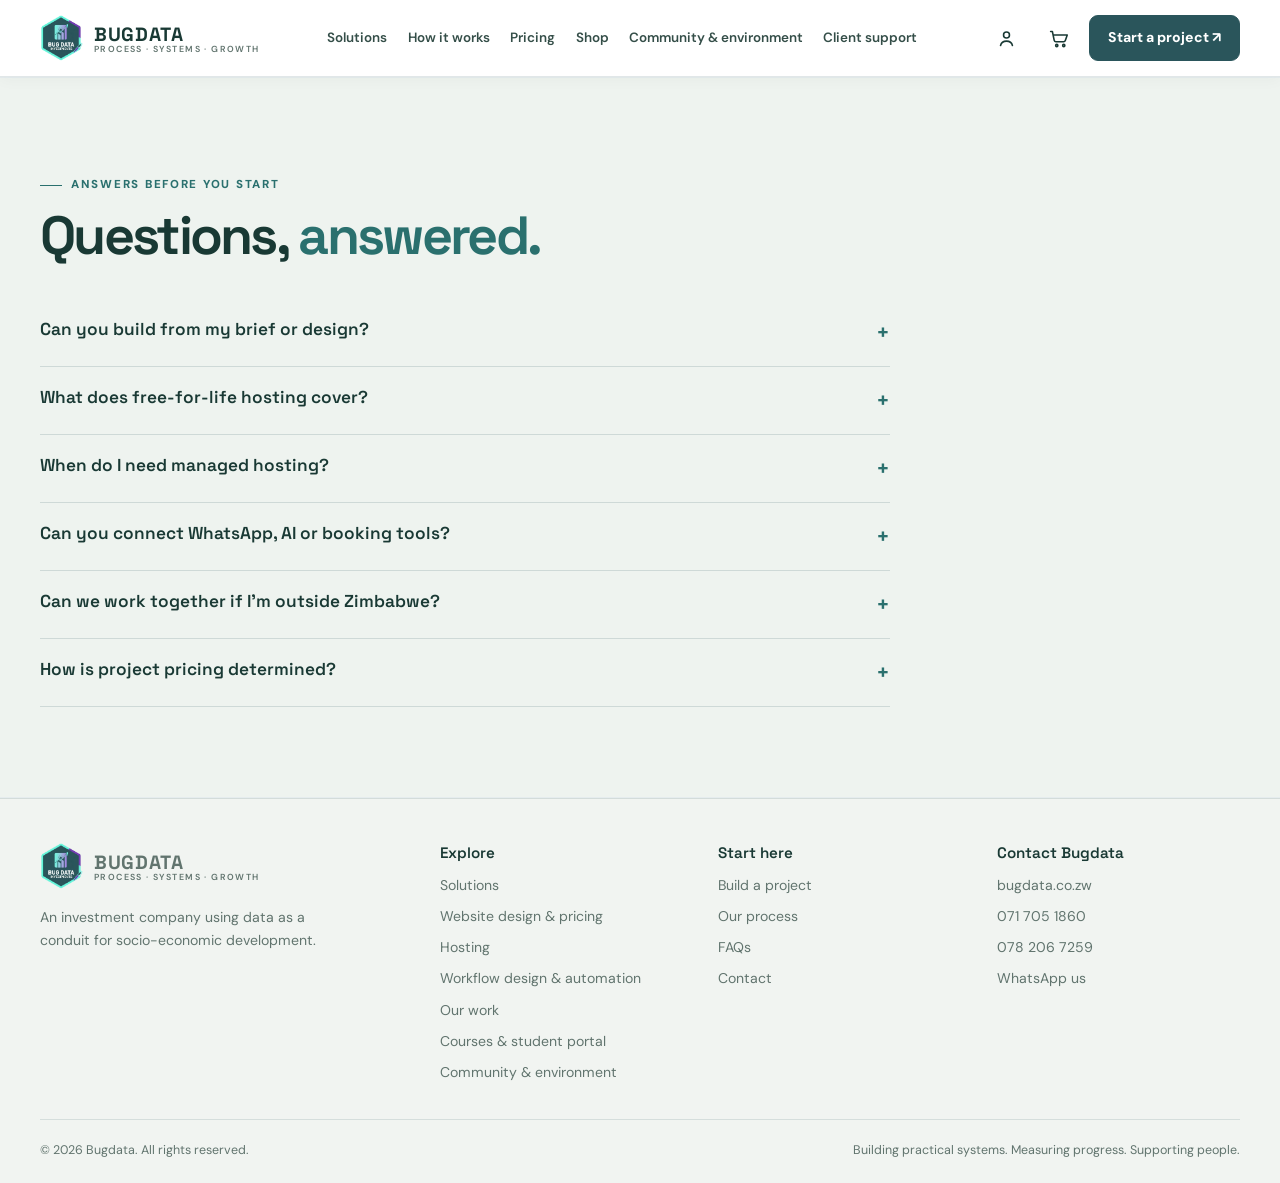
<file: faq.html>
<!doctype html>
<html lang="en">
<head>
<meta charset="utf-8"><meta name="viewport" content="width=device-width, initial-scale=1">
<meta name="theme-color" content="#2a555b"><meta name="description" content="Clear answers about Bugdata websites, hosting, integrations, project costs and working together.">
<title>Frequently Asked Questions | Bugdata Investments</title>
<meta property="og:title" content="Frequently Asked Questions | Bugdata Investments">
<meta property="og:description" content="Clear answers about Bugdata websites, hosting, integrations, project costs and working together.">
<meta property="og:type" content="website">
<meta name="twitter:card" content="summary">
<link rel="icon" type="image/png" href="assets/bugdata-logo.png">
<link rel="apple-touch-icon" href="assets/bugdata-logo.png">
<link rel="preconnect" href="https://fonts.googleapis.com"><link rel="preconnect" href="https://fonts.gstatic.com" crossorigin>
<link href="https://fonts.googleapis.com/css2?family=DM+Sans:wght@400;500;600;700;800&family=Space+Grotesk:wght@400;500;600;700&display=swap" rel="stylesheet">
<style>
:root{--bg:#102a2f;--panel:#17393e;--panel2:#1e464a;--text:#f5fbf8;--muted:#b1c8c4;--line:rgba(183,235,221,.16);--accent:#61e3cf;--accent2:#8d4fae;--green:#87e0bc;--max:1200px;--radius:22px;--shadow:0 24px 80px rgba(0,0,0,.28)}
*{box-sizing:border-box}html{scroll-behavior:smooth;scroll-padding-top:90px}body{margin:0;background:radial-gradient(ellipse at 80% -10%,rgba(97,227,207,.13),transparent 35%),radial-gradient(ellipse at 0% 35%,rgba(141,79,174,.08),transparent 32%),var(--bg);color:var(--text);font-family:'DM Sans',sans-serif;line-height:1.6}a{color:inherit;text-decoration:none}button,input,textarea,select{font:inherit}.wrap{width:min(var(--max),calc(100% - 40px));margin:auto}.eyebrow{display:inline-flex;align-items:center;gap:9px;color:var(--accent);font-size:.75rem;font-weight:800;letter-spacing:.15em;text-transform:uppercase}.eyebrow:before{content:'';width:22px;height:1px;background:currentColor}.section{padding:105px 0}.section-head{max-width:720px;margin-bottom:42px}.section-head h2{font:600 clamp(2.1rem,4vw,3.5rem)/1.08 'Space Grotesk';letter-spacing:-.055em;margin:15px 0}.section-head p{color:var(--muted);font-size:1.05rem}.gradient{background:linear-gradient(100deg,#f6fbff 5%,#77e7d5 48%,#b18ad0 95%);-webkit-background-clip:text;background-clip:text;color:transparent}.btn{display:inline-flex;justify-content:center;align-items:center;gap:10px;padding:14px 20px;border-radius:12px;font-weight:800;border:1px solid transparent;transition:.2s;cursor:pointer}.btn:hover{transform:translateY(-2px)}.btn-primary{background:var(--accent);color:#102a2f;box-shadow:0 10px 35px rgba(97,227,207,.18)}.btn-ghost{border-color:var(--line);background:rgba(255,255,255,.025);color:var(--text)}.btn-small{padding:10px 14px;font-size:.9rem}.nav{position:sticky;top:0;z-index:50;background:rgba(16,42,47,.86);backdrop-filter:blur(18px);border-bottom:1px solid var(--line)}.nav-inner{height:78px;display:flex;align-items:center;justify-content:space-between;gap:24px}.brand{display:flex;align-items:center;gap:11px;font:700 1.35rem 'Space Grotesk';letter-spacing:-.06em}.brand-logo{display:block;width:48px;height:52px;object-fit:contain;flex:0 0 auto;filter:drop-shadow(0 5px 12px rgba(0,0,0,.22))}.brand small{display:block;font:600 .55rem 'DM Sans';letter-spacing:.2em;color:var(--muted);margin-top:-4px}.nav-links{display:flex;align-items:center;gap:25px;color:#d3e3df;font-size:.9rem}.nav-links a:hover{color:var(--accent)}.menu-btn{display:none;background:none;border:1px solid var(--line);color:white;border-radius:10px;padding:8px 11px}.hero{padding:92px 0 78px;position:relative;overflow:hidden}.hero-grid{display:grid;grid-template-columns:.9fr 1.1fr;gap:42px;align-items:center}.hero h1{font:600 clamp(3.2rem,7vw,6.3rem)/.98 'Space Grotesk';letter-spacing:-.075em;margin:22px 0}.hero-copy{font-size:1.13rem;color:#c1d5d0;max-width:590px}.hero-actions{display:flex;gap:12px;flex-wrap:wrap;margin:30px 0 24px}.micro-proof{display:flex;gap:18px;flex-wrap:wrap;color:#b1c8c4;font-size:.82rem}.micro-proof span{display:flex;align-items:center;gap:7px}.dot{width:7px;height:7px;border-radius:50%;background:var(--green);box-shadow:0 0 14px var(--green)}.visual{min-height:480px;position:relative;display:grid;place-items:center}.orbit{position:absolute;width:410px;height:410px;border:1px solid rgba(97,227,207,.16);border-radius:50%;box-shadow:0 0 100px rgba(97,227,207,.06),inset 0 0 90px rgba(97,227,207,.04)}.orbit:before,.orbit:after{content:'';position:absolute;inset:35px;border:1px dashed rgba(141,79,174,.22);border-radius:50%}.orbit:after{inset:82px;border-style:solid;border-color:rgba(97,227,207,.12)}.core{width:225px;height:225px;border-radius:34px;background:linear-gradient(145deg,#28565b,#122a30 65%);border:1px solid rgba(97,227,207,.3);box-shadow:0 25px 90px rgba(0,0,0,.5),0 0 65px rgba(97,227,207,.13);display:flex;flex-direction:column;align-items:center;justify-content:center;position:relative;z-index:2}.hero-logo{width:min(145px,72%);height:auto;max-height:160px;object-fit:contain;filter:drop-shadow(0 12px 22px rgba(0,0,0,.22))}.float-card{position:absolute;z-index:3;padding:13px 15px;border:1px solid var(--line);background:rgba(23,57,62,.92);backdrop-filter:blur(12px);border-radius:15px;box-shadow:var(--shadow);font-size:.82rem}.float-card b{display:block;font-size:.9rem}.float-card small{color:var(--muted)}.float-one{top:40px;left:0}.float-two{right:-4px;top:110px}.float-three{bottom:42px;left:12px}.float-four{bottom:12px;right:5px}.mini-icon{display:inline-grid;place-items:center;width:28px;height:28px;border-radius:9px;background:rgba(97,227,207,.12);color:var(--accent);margin-right:8px}.ticker{border-block:1px solid var(--line);background:rgba(255,255,255,.018)}.ticker-inner{display:flex;justify-content:space-between;gap:20px;flex-wrap:wrap;padding:20px 0;color:#b1c8c4;font-size:.83rem;font-weight:700;letter-spacing:.06em}.ticker span{display:flex;align-items:center;gap:9px}.ticker i{color:var(--accent);font-style:normal}.service-grid{display:grid;grid-template-columns:repeat(3,1fr);gap:15px}.service-card,.panel-card{border:1px solid var(--line);background:linear-gradient(145deg,rgba(40,86,91,.86),rgba(18,42,48,.9));border-radius:var(--radius);padding:25px;transition:.25s;position:relative;overflow:hidden}.service-card:hover{transform:translateY(-5px);border-color:rgba(97,227,207,.45);box-shadow:var(--shadow)}.service-card .num{color:var(--accent);font-size:.75rem;font-weight:800;letter-spacing:.12em}.service-icon{width:48px;height:48px;border-radius:14px;display:grid;place-items:center;background:rgba(97,227,207,.1);color:var(--accent);font-size:1.35rem;margin:22px 0 15px}.service-card h3{font:600 1.35rem 'Space Grotesk';margin:0 0 9px}.service-card p{color:var(--muted);font-size:.94rem;margin:0 0 16px}.tags{display:flex;gap:7px;flex-wrap:wrap}.tag{font-size:.72rem;color:#d2e4de;padding:5px 9px;border:1px solid var(--line);border-radius:30px}.service-card a{display:inline-flex;margin-top:19px;color:var(--accent);font-weight:800;font-size:.87rem}.hosting{background:linear-gradient(135deg,rgba(36,81,86,.65),rgba(18,42,48,.8));border-block:1px solid var(--line)}.hosting-grid{display:grid;grid-template-columns:1fr 1fr;gap:18px}.hosting-card{border:1px solid var(--line);border-radius:25px;padding:32px;background:rgba(16,42,47,.75);position:relative}.hosting-card.featured{border-color:rgba(97,227,207,.5);background:linear-gradient(145deg,rgba(42,85,91,.42),rgba(18,42,48,.92));box-shadow:0 20px 70px rgba(97,227,207,.07)}.hosting-card h3{font:600 1.65rem 'Space Grotesk';margin:13px 0 5px}.hosting-card .price{font:700 2.7rem 'Space Grotesk';letter-spacing:-.06em;margin:15px 0}.hosting-card p{color:var(--muted)}.checklist{padding:0;list-style:none;margin:22px 0}.checklist li{padding:8px 0;color:#e4efea;font-size:.93rem}.checklist li:before{content:'✓';color:var(--green);font-weight:900;margin-right:10px}.note{font-size:.78rem!important;color:#a0bab5!important}.pill{display:inline-flex;padding:6px 10px;border-radius:30px;background:rgba(97,227,207,.1);color:var(--accent);font-size:.72rem;font-weight:800;letter-spacing:.08em;text-transform:uppercase}.split{display:grid;grid-template-columns:.9fr 1.1fr;gap:55px;align-items:center}.feature-stack{display:grid;gap:12px}.feature-row{display:flex;gap:15px;padding:18px;border:1px solid var(--line);border-radius:16px;background:rgba(255,255,255,.025)}.feature-row .service-icon{flex:0 0 44px;width:44px;height:44px;margin:0}.feature-row h4{margin:0 0 3px;font:600 1.03rem 'Space Grotesk'}.feature-row p{margin:0;color:var(--muted);font-size:.86rem}.demo-window{border:1px solid rgba(97,227,207,.25);background:#16383e;border-radius:23px;padding:20px;box-shadow:var(--shadow);min-height:350px}.window-top{display:flex;gap:6px;border-bottom:1px solid var(--line);padding-bottom:15px}.window-top i{width:8px;height:8px;border-radius:50%;background:#56817d}.chat{padding:24px 5px;display:grid;gap:13px}.bubble{padding:13px 15px;border-radius:15px;max-width:85%;font-size:.88rem}.bubble.bot{background:#245056;color:#f2f8f4;border:1px solid rgba(97,227,207,.14)}.bubble.user{justify-self:end;background:var(--accent);color:#102a2f}.demo-input{display:flex;gap:8px;margin-top:12px}.demo-input input{min-width:0;flex:1;background:#102a2f;border:1px solid var(--line);border-radius:10px;padding:12px;color:white}.demo-input button{border:0;background:var(--accent);border-radius:10px;padding:0 15px;font-weight:900;color:#102a2f;cursor:pointer}.steps{display:grid;grid-template-columns:repeat(4,1fr);gap:12px}.step{padding:22px;border:1px solid var(--line);border-radius:18px;background:rgba(255,255,255,.02)}.step b{font:700 2rem 'Space Grotesk';color:var(--accent)}.step h3{font:600 1.05rem 'Space Grotesk';margin:10px 0 5px}.step p{font-size:.85rem;color:var(--muted);margin:0}.portfolio-grid{display:grid;grid-template-columns:repeat(2,1fr);gap:16px}.project{min-height:250px;padding:25px;border-radius:22px;border:1px solid var(--line);background:linear-gradient(135deg,#28565b,#122a30);position:relative;overflow:hidden;display:flex;flex-direction:column;justify-content:flex-end}.project:before{content:'';position:absolute;width:240px;height:240px;border-radius:50%;right:-55px;top:-70px;border:1px solid rgba(97,227,207,.28);box-shadow:0 0 0 30px rgba(97,227,207,.035),0 0 0 65px rgba(141,79,174,.035)}.project .project-label{color:var(--accent);font-size:.73rem;font-weight:800;letter-spacing:.12em;text-transform:uppercase;position:relative}.project h3{font:600 1.7rem 'Space Grotesk';margin:8px 0 3px;position:relative}.project p{color:#c1d5d0;margin:0;max-width:440px;font-size:.9rem;position:relative}.project a{position:relative;margin-top:15px;color:var(--accent);font-weight:800;font-size:.86rem}.project.wide{grid-column:span 2;min-height:220px}.config{display:grid;grid-template-columns:1fr .8fr;gap:22px}.config-box,.summary-box{border:1px solid var(--line);border-radius:22px;background:rgba(23,57,62,.8);padding:26px}.config-box h3,.summary-box h3{font:600 1.35rem 'Space Grotesk';margin:0 0 18px}.choice-grid{display:grid;grid-template-columns:repeat(2,1fr);gap:10px}.choice{position:relative}.choice input{position:absolute;opacity:0}.choice label{display:block;padding:14px;border:1px solid var(--line);border-radius:13px;color:#d6e8e2;cursor:pointer;transition:.2s;font-size:.9rem}.choice input:checked+label{border-color:var(--accent);background:rgba(97,227,207,.1);color:white}.field{display:grid;gap:7px;margin-top:15px}.field label{font-size:.82rem;color:#d2e4de;font-weight:700}.field input,.field textarea,.field select{width:100%;background:#102a2f;border:1px solid var(--line);border-radius:11px;padding:13px;color:white;outline:none}.field textarea{min-height:90px;resize:vertical}.summary-box{background:linear-gradient(145deg,rgba(30,70,74,.8),rgba(18,42,48,.95))}.summary-line{display:flex;justify-content:space-between;gap:15px;padding:12px 0;border-bottom:1px solid var(--line);font-size:.9rem}.summary-line span{color:var(--muted)}.summary-box .btn{width:100%;margin-top:20px}.faq{max-width:850px}.faq details{border-bottom:1px solid var(--line);padding:19px 0}.faq summary{cursor:pointer;list-style:none;font:600 1.08rem 'Space Grotesk';display:flex;justify-content:space-between;gap:15px}.faq summary:after{content:'+';color:var(--accent);font-size:1.4rem}.faq details[open] summary:after{content:'−'}.faq details p{color:var(--muted);max-width:760px}.cta{padding:75px 0}.cta-box{border:1px solid rgba(97,227,207,.28);border-radius:28px;padding:55px;background:radial-gradient(ellipse at 90% 0%,rgba(97,227,207,.16),transparent 45%),linear-gradient(135deg,#102a3b,#0b1926);text-align:center}.cta-box h2{font:600 clamp(2.2rem,5vw,4rem)/1.05 'Space Grotesk';letter-spacing:-.06em;margin:15px auto;max-width:780px}.cta-box p{color:var(--muted);max-width:620px;margin:0 auto 25px}.footer{border-top:1px solid var(--line);padding:45px 0 25px}.footer-grid{display:grid;grid-template-columns:1.5fr 1fr 1fr 1fr;gap:35px}.footer p,.footer a{color:var(--muted);font-size:.88rem}.footer h4{font:600 .95rem 'Space Grotesk';margin:0 0 12px}.footer-links{display:grid;gap:8px}.copyright{border-top:1px solid var(--line);margin-top:35px;padding-top:20px;color:#8aa6a1;font-size:.78rem;display:flex;justify-content:space-between;gap:15px;flex-wrap:wrap}.toast{position:fixed;bottom:20px;left:50%;transform:translate(-50%,20px);opacity:0;pointer-events:none;background:#dffaf3;color:#102a2f;padding:12px 18px;border-radius:12px;font-weight:700;z-index:100;transition:.25s}.toast.show{opacity:1;transform:translate(-50%,0)}
@media(max-width:900px){.nav-links{display:none;position:absolute;top:78px;left:0;right:0;padding:20px;background:#122a30;border-bottom:1px solid var(--line);flex-direction:column;align-items:stretch}.nav-links.open{display:flex}.menu-btn{display:block}.nav-cta{display:none}.hero-grid,.split,.config{grid-template-columns:1fr}.visual{min-height:410px;max-width:560px;width:100%;margin:auto}.service-grid{grid-template-columns:repeat(2,1fr)}.steps{grid-template-columns:repeat(2,1fr)}.footer-grid{grid-template-columns:repeat(2,1fr)}}
@media(max-width:600px){.wrap{width:min(100% - 30px,var(--max))}.section{padding:75px 0}.hero{padding:65px 0 55px}.hero h1{font-size:clamp(3rem,15vw,4.5rem)}.hero-copy{font-size:1rem}.visual{min-height:340px;transform:scale(.88);margin:-10px auto}.orbit{width:330px;height:330px}.core{width:180px;height:180px}.float-one{left:-4px;top:10px}.float-two{right:-10px;top:65px}.float-three{left:-8px;bottom:15px}.float-four{right:-10px;bottom:0}.service-grid,.hosting-grid,.portfolio-grid,.choice-grid{grid-template-columns:1fr}.project.wide{grid-column:auto}.steps{grid-template-columns:1fr 1fr}.hosting-card{padding:24px}.config-box,.summary-box{padding:20px}.cta-box{padding:38px 22px}.footer-grid{grid-template-columns:1fr 1fr;gap:25px}.ticker-inner{justify-content:flex-start}.ticker span{min-width:42%}}
a:focus-visible,button:focus-visible,input:focus-visible,textarea:focus-visible,summary:focus-visible{outline:3px solid var(--accent);outline-offset:3px}.skip-link{position:absolute;top:-100px;left:15px;z-index:100;padding:12px 16px;background:var(--accent);color:#102a2f;border-radius:10px;font-weight:800}.skip-link:focus{top:15px}
@media(prefers-reduced-motion:reduce){*,*:before,*:after{scroll-behavior:auto!important;transition:none!important}}
/* Homepage hero image alignment: preserve the supplied landscape composition on desktop and mobile. */
.visual{min-height:0;display:block;place-items:unset;width:100%;margin:0 auto;overflow:hidden;border:1px solid rgba(97,227,207,.24);border-radius:22px;background:#102a2f;box-shadow:var(--shadow)}
.home-hero-image{display:block;width:100%;height:auto;aspect-ratio:1672/941;object-fit:cover;object-position:center}
.visual figcaption{padding:10px 14px;color:#c1d5d0;background:rgba(16,42,47,.88);font-size:.78rem}
@media(max-width:900px){.visual{max-width:720px;width:100%;margin:0 auto}}
@media(max-width:600px){.visual{min-height:0;transform:none;margin:0 auto;border-radius:16px}.home-hero-image{aspect-ratio:16/9}.visual figcaption{padding:9px 11px;font-size:.72rem}}
/* Glassmorphism + motion: restrained surfaces, readable contrast, and reduced-motion support. */
@keyframes bd-rise-in{from{opacity:0;transform:translateY(16px)}to{opacity:1;transform:translateY(0)}}
@keyframes bd-fade-in{from{opacity:0;transform:translateY(8px) scale(.99)}to{opacity:1;transform:translateY(0) scale(1)}}
.nav{background:rgba(16,42,47,.68);border-bottom-color:rgba(183,235,221,.22);box-shadow:0 12px 36px rgba(4,18,20,.14);backdrop-filter:blur(22px) saturate(145%);-webkit-backdrop-filter:blur(22px) saturate(145%)}
.service-card,.hosting-card,.feature-row,.step,.project,.config-box,.summary-box{background-color:rgba(23,57,62,.52);backdrop-filter:blur(16px) saturate(128%);-webkit-backdrop-filter:blur(16px) saturate(128%);border-color:rgba(183,235,221,.2);box-shadow:inset 0 1px 0 rgba(255,255,255,.055)}
.service-card{background:linear-gradient(145deg,rgba(40,86,91,.5),rgba(18,42,48,.66))}
.hosting-card.featured,.summary-box{background:linear-gradient(145deg,rgba(42,85,91,.48),rgba(18,42,48,.72))}
.feature-row:hover,.step:hover,.project:hover,.hosting-card:hover,.config-box:hover,.summary-box:hover{transform:translateY(-4px);border-color:rgba(97,227,207,.4);box-shadow:0 18px 44px rgba(3,20,22,.22),inset 0 1px 0 rgba(255,255,255,.08)}
.feature-row,.step,.project,.hosting-card,.config-box,.summary-box{transition:transform .28s ease,border-color .28s ease,box-shadow .28s ease}
.visual{border-color:rgba(97,227,207,.36);box-shadow:0 26px 72px rgba(0,0,0,.28),0 0 0 1px rgba(255,255,255,.035),inset 0 1px 0 rgba(255,255,255,.16)}
.visual figcaption{background:rgba(16,42,47,.7);backdrop-filter:blur(14px);-webkit-backdrop-filter:blur(14px)}
@media(prefers-reduced-motion:no-preference){.hero-grid>div:first-child{animation:bd-rise-in .72s cubic-bezier(.2,.7,.25,1) both}.hero-grid>.visual{animation:bd-fade-in .82s .1s cubic-bezier(.2,.7,.25,1) both}}
@media(prefers-reduced-motion:reduce){*,*:before,*:after{animation:none!important;scroll-behavior:auto!important;transition:none!important}}
/* Editorial rhythm inspired by the reviewed references: brighter content stages, focused glass, stronger image balance. */
.light-section{background:radial-gradient(ellipse at 96% 0%,rgba(97,227,207,.11),transparent 34%),#edf4f1;color:#173b3e}
.light-section .section-head h2{color:#173b3e}
.light-section .section-head p{color:#526d69}
.light-section .gradient{background-image:linear-gradient(100deg,#168d82 8%,#477d8a 54%,#80509d 100%)}
.light-section .service-card,.light-section .step{background:rgba(255,255,255,.78);border-color:rgba(23,59,62,.12);backdrop-filter:blur(16px) saturate(125%);-webkit-backdrop-filter:blur(16px) saturate(125%);box-shadow:0 14px 36px rgba(19,54,55,.07),inset 0 1px 0 rgba(255,255,255,.8)}
.light-section .service-card h3,.light-section .step h3{color:#173b3e}
.light-section .service-card p,.light-section .step p{color:#536c68}
.light-section .service-card .num,.light-section .step b{color:#168d82}
.light-section .tag{color:#3b5d5a;border-color:rgba(23,59,62,.18);background:rgba(255,255,255,.45)}
.light-section .service-card a{color:#087f77}
.light-section .service-card:hover,.light-section .step:hover{border-color:rgba(22,141,130,.38);box-shadow:0 22px 46px rgba(19,54,55,.13),inset 0 1px 0 rgba(255,255,255,.9)}
.light-section .project{background:linear-gradient(135deg,#28565b,#122a30);border-color:rgba(23,59,62,.16);color:#f5fbf8}
.light-section .project h3{color:#f5fbf8}
.light-section .project p{color:#c1d5d0}
@media(max-width:900px){.hero-grid{gap:30px}}
@media(max-width:600px){.hero-grid{gap:28px}}
@media(prefers-reduced-motion:reduce){*,*:before,*:after{animation:none!important;scroll-behavior:auto!important;transition:none!important}}
</style>


<style>
/* Shared brand environment: the supplied business image sits behind every page. */
body{background-image:linear-gradient(rgba(7,25,35,.84),rgba(7,25,35,.9)),url('assets/background/bugdata-robot-background.webp');background-position:center top;background-size:cover;background-attachment:fixed;background-repeat:no-repeat}
@media(max-width:700px){body{background-attachment:scroll;background-position:center top}}
</style>


<link rel="canonical" href="https://bugdata.co.zw/faq.html">
<meta property="og:url" content="https://bugdata.co.zw/faq.html">
<meta property="og:site_name" content="Bugdata Investments">
<meta property="og:image" content="https://bugdata.co.zw/assets/bugdata-logo.png">
<meta name="twitter:title" content="Frequently Asked Questions | Bugdata Investments">
<meta name="twitter:description" content="Clear answers about Bugdata websites, hosting, integrations, project costs and working together.">
<meta name="twitter:image" content="https://bugdata.co.zw/assets/bugdata-logo.png">
  <link rel="stylesheet" href="assets/ux-refinements.css">
  <link rel="stylesheet" href="assets/cosmic-interface.css">
  <link rel="stylesheet" href="assets/operations-refresh.css">
</head>
<body>
<a class="skip-link" href="#main">Skip to content</a>
<header class="nav"><div class="wrap nav-inner"><a class="brand" href="index.html" aria-label="Bugdata home"><img class="brand-logo" src="assets/bugdata-logo.png" alt="Bugdata Investments logo" width="48" height="52"><span>BUGDATA<small>PROCESS · SYSTEMS · GROWTH</small></span></a><nav class="nav-links" id="navLinks" aria-label="Main navigation"><a href="solutions.html">Solutions</a><a href="process.html">How it works</a><a href="website-design.html">Pricing</a><a href="shop.html">Shop</a><a href="community.html">Community &amp; environment</a><a href="support.html">Client support</a></nav><div class="header-utility"><a class="header-account" href="support.html#account" aria-label="Sign in or create a Bugdata client account" title="Client account"><svg aria-hidden="true" viewBox="0 0 24 24" focusable="false"><circle cx="12" cy="8" r="3.4"/><path d="M5.2 20c.8-3.3 3.2-5 6.8-5s6 1.7 6.8 5"/></svg></a><a class="header-cart" href="support.html#cart" aria-label="View cart, 0 items"><svg aria-hidden="true" viewBox="0 0 24 24" focusable="false"><path d="M3 4h2l2.1 10.1a2 2 0 0 0 2 1.6h8.8a2 2 0 0 0 1.9-1.4L22 8H6"/><circle cx="10" cy="20" r="1.25"/><circle cx="18" cy="20" r="1.25"/></svg><span class="cart-count" data-cart-count hidden>0</span></a><a class="btn btn-primary btn-small nav-cta" href="start-project.html">Start a project ↗</a></div><button class="menu-btn" id="menuBtn" aria-label="Open navigation" aria-expanded="false" type="button" aria-controls="navLinks"><svg aria-hidden="true" viewBox="0 0 24 24" focusable="false"><path d="M4 6h16M4 12h16M4 18h16"/></svg></button></div></header>
<main id="main">
<section class="section light-section" id="faq"><div class="wrap"><div class="section-head"><span class="eyebrow">Answers before you start</span><h1>Questions, <span class="gradient">answered.</span></h1></div><div class="faq"><details><summary>Can you build from my brief or design?</summary><p>Yes. Share your brief, a reference site, existing brand assets or a design direction. We’ll confirm what’s feasible and agree on scope before work begins.</p></details><details><summary>What does free-for-life hosting cover?</summary><p>Eligible static websites can be hosted on GitHub Pages without a Bugdata hosting fee. GitHub’s platform terms and usage limits apply. Domains, dynamic backends, advanced support and other third-party services may cost extra.</p></details><details><summary>When do I need managed hosting?</summary><p>Consider managed hosting for server-side code, databases, content management, application services or needs beyond static hosting. The right setup depends on your technology and expected usage.</p></details><details><summary>Can you connect WhatsApp, AI or booking tools?</summary><p>We can assess integrations with supported platforms and APIs. Availability, subscriptions, account approvals and third-party usage charges depend on the services you choose.</p></details><details><summary>Can we work together if I’m outside Zimbabwe?</summary><p>Yes. We can discuss suitable digital projects remotely. We’ll confirm availability and arrangements during discovery.</p></details><details><summary>How is project pricing determined?</summary><p>Cost depends on the functionality, content, integrations, hosting and delivery requirements. Share your brief to discuss a suitable scope and proposal.</p></details></div></div></section>
</main>
<footer class="footer"><div class="wrap"><div class="footer-grid"><div><a class="brand" href="index.html"><img class="brand-logo" src="assets/bugdata-logo.png" alt="Bugdata Investments logo" width="48" height="52"><span>BUGDATA<small>PROCESS · SYSTEMS · GROWTH</small></span></a><p style="max-width:280px;margin-top:16px">An investment company using data as a conduit for socio-economic development.</p></div><div><h4>Explore</h4><div class="footer-links"><a href="solutions.html">Solutions</a><a href="website-design.html">Website design &amp; pricing</a><a href="hosting.html">Hosting</a><a href="ai-automation.html">Workflow design &amp; automation</a><a href="our-work.html">Our work</a><a href="courses.html">Courses &amp; student portal</a><a href="community.html">Community &amp; environment</a></div></div><div><h4>Start here</h4><div class="footer-links"><a href="start-project.html">Build a project</a><a href="process.html">Our process</a><a href="faq.html">FAQs</a><a href="start-project.html#contact">Contact</a></div></div><div><h4>Contact Bugdata</h4><div class="footer-links"><a href="https://www.bugdata.co.zw/">bugdata.co.zw</a><a href="tel:+263717051860">071 705 1860</a><a href="tel:+263782067259">078 206 7259</a><a href="https://wa.me/263717051860">WhatsApp us</a></div></div></div><div class="copyright"><span>© <span id="year"></span> Bugdata. All rights reserved.</span><span>Building practical systems. Measuring progress. Supporting people.</span></div></div></footer>
<script>
const menuBtn=document.getElementById('menuBtn'),navLinks=document.getElementById('navLinks');
if(menuBtn&&navLinks){menuBtn.addEventListener('click',()=>{const open=navLinks.classList.toggle('open');menuBtn.setAttribute('aria-expanded',String(open));menuBtn.setAttribute('aria-label',open?'Close navigation':'Open navigation')});navLinks.querySelectorAll('a').forEach(a=>a.addEventListener('click',()=>{navLinks.classList.remove('open');menuBtn.setAttribute('aria-expanded','false');menuBtn.setAttribute('aria-label','Open navigation')}))}
const year=document.getElementById('year');if(year)year.textContent=new Date().getFullYear();
const form=document.getElementById('projectForm');if(form){const checks=[...document.querySelectorAll('input[name="service"]')],business=document.getElementById('business');function updateSummary(){const selected=checks.filter(c=>c.checked),count=document.getElementById('selectedCount'),projectName=document.getElementById('projectName');if(count)count.textContent=selected.length;if(projectName)projectName.textContent=business.value.trim()||'Not specified'}checks.forEach(c=>c.addEventListener('change',updateSummary));business.addEventListener('input',updateSummary);document.querySelectorAll('[data-service]').forEach(link=>link.addEventListener('click',()=>{const target=checks.find(c=>c.value===link.dataset.service);if(target){target.checked=true;updateSummary()}}));form.addEventListener('submit',e=>{e.preventDefault();const f=new FormData(form),services=checks.filter(c=>c.checked).map(c=>c.value),message=['Hello Bugdata! I would like to discuss a project.','Name: '+f.get('name'),'Business: '+(f.get('business')||'Not specified'),'Contact: '+f.get('contact'),'Solutions: '+(services.join(', ')||'Not selected'),'Project details: '+(f.get('details')||'Not provided')].join('\n');window.open('https://wa.me/263717051860?text='+encodeURIComponent(message),'_blank','noopener')})}
</script>


  <script src="assets/ux-refinements.js" defer></script>
  <script src="assets/cart-header.js" defer></script>
</body>
</html>
</file>
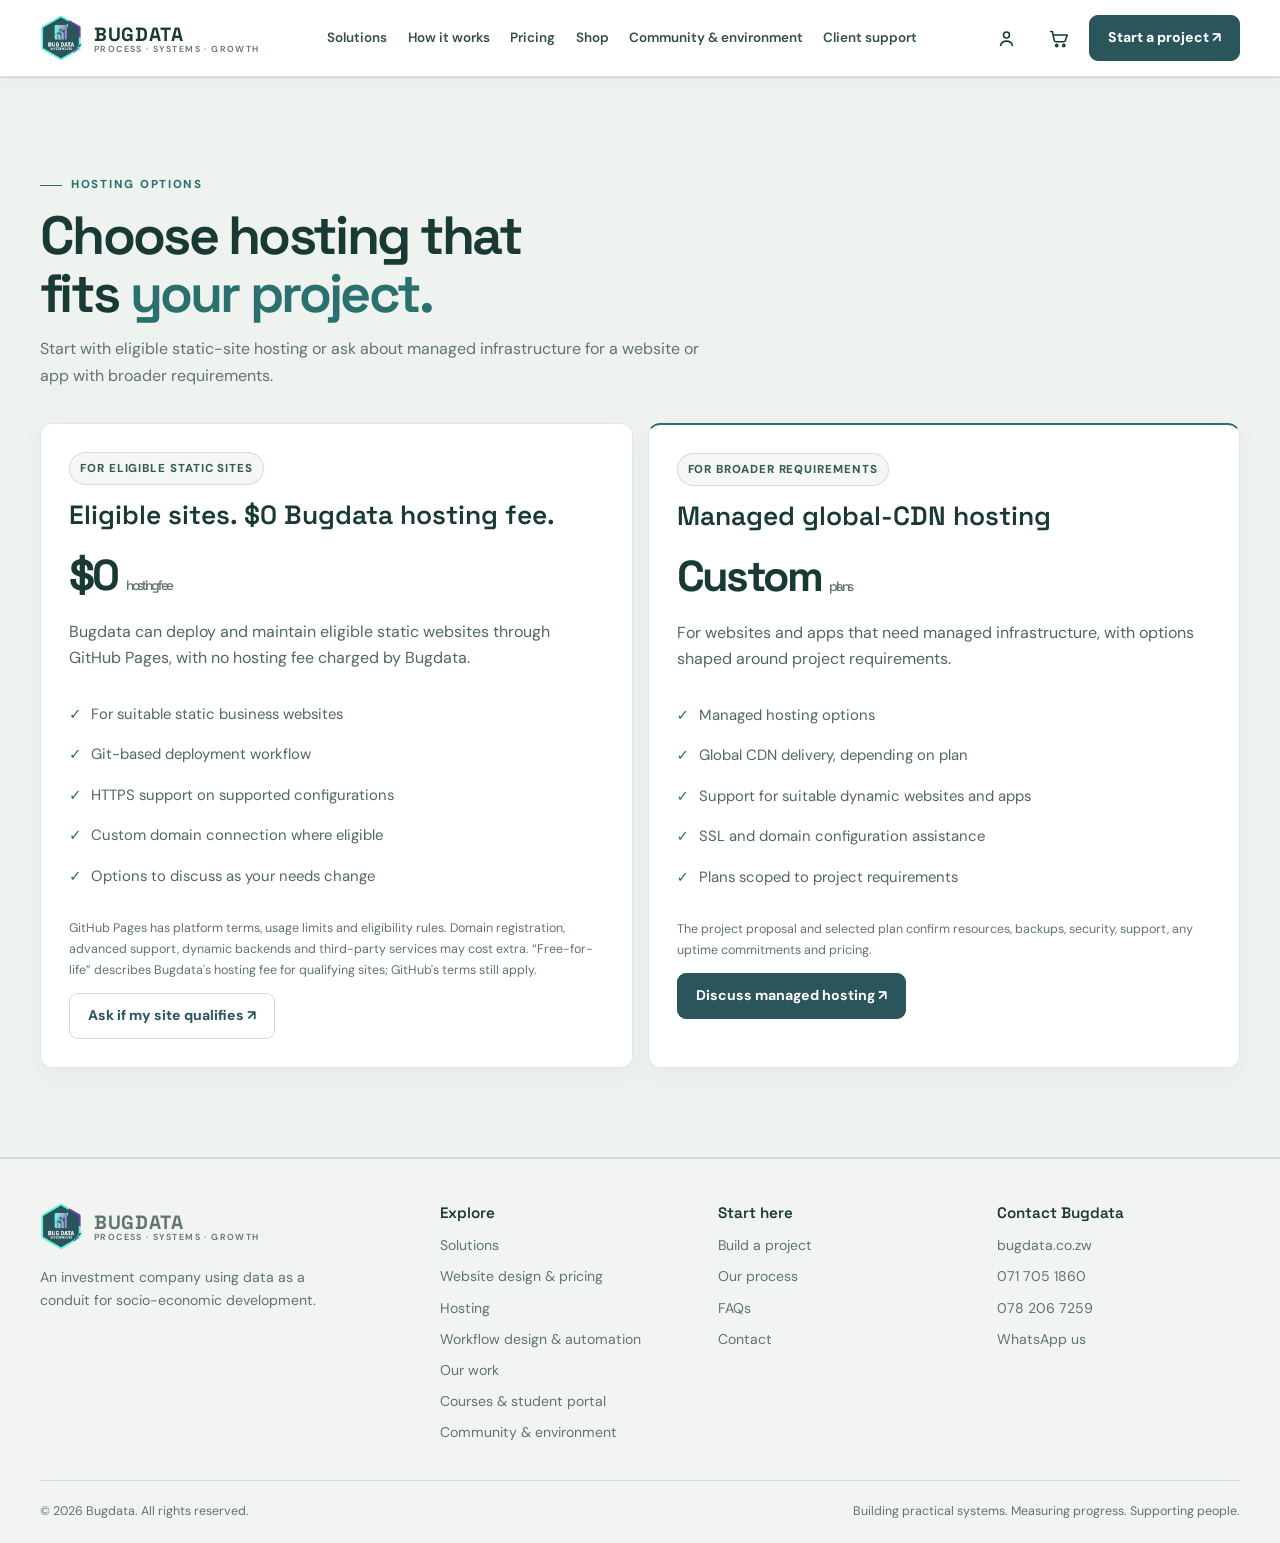
<file: hosting.html>
<!doctype html>
<html lang="en">
<head>
<meta charset="utf-8"><meta name="viewport" content="width=device-width, initial-scale=1">
<meta name="theme-color" content="#2a555b"><meta name="description" content="Compare Bugdata hosting options for eligible static websites and projects needing managed hosting.">
<title>Hosting Options for Websites &amp; Apps | Bugdata Investments</title>
<meta property="og:title" content="Hosting Options for Websites &amp; Apps | Bugdata Investments">
<meta property="og:description" content="Compare Bugdata hosting options for eligible static websites and projects needing managed hosting.">
<meta property="og:type" content="website">
<meta name="twitter:card" content="summary">
<link rel="icon" type="image/png" href="assets/bugdata-logo.png">
<link rel="apple-touch-icon" href="assets/bugdata-logo.png">
<link rel="preconnect" href="https://fonts.googleapis.com"><link rel="preconnect" href="https://fonts.gstatic.com" crossorigin>
<link href="https://fonts.googleapis.com/css2?family=DM+Sans:wght@400;500;600;700;800&family=Space+Grotesk:wght@400;500;600;700&display=swap" rel="stylesheet">
<style>
:root{--bg:#102a2f;--panel:#17393e;--panel2:#1e464a;--text:#f5fbf8;--muted:#b1c8c4;--line:rgba(183,235,221,.16);--accent:#61e3cf;--accent2:#8d4fae;--green:#87e0bc;--max:1200px;--radius:22px;--shadow:0 24px 80px rgba(0,0,0,.28)}
*{box-sizing:border-box}html{scroll-behavior:smooth;scroll-padding-top:90px}body{margin:0;background:radial-gradient(ellipse at 80% -10%,rgba(97,227,207,.13),transparent 35%),radial-gradient(ellipse at 0% 35%,rgba(141,79,174,.08),transparent 32%),var(--bg);color:var(--text);font-family:'DM Sans',sans-serif;line-height:1.6}a{color:inherit;text-decoration:none}button,input,textarea,select{font:inherit}.wrap{width:min(var(--max),calc(100% - 40px));margin:auto}.eyebrow{display:inline-flex;align-items:center;gap:9px;color:var(--accent);font-size:.75rem;font-weight:800;letter-spacing:.15em;text-transform:uppercase}.eyebrow:before{content:'';width:22px;height:1px;background:currentColor}.section{padding:105px 0}.section-head{max-width:720px;margin-bottom:42px}.section-head h2{font:600 clamp(2.1rem,4vw,3.5rem)/1.08 'Space Grotesk';letter-spacing:-.055em;margin:15px 0}.section-head p{color:var(--muted);font-size:1.05rem}.gradient{background:linear-gradient(100deg,#f6fbff 5%,#77e7d5 48%,#b18ad0 95%);-webkit-background-clip:text;background-clip:text;color:transparent}.btn{display:inline-flex;justify-content:center;align-items:center;gap:10px;padding:14px 20px;border-radius:12px;font-weight:800;border:1px solid transparent;transition:.2s;cursor:pointer}.btn:hover{transform:translateY(-2px)}.btn-primary{background:var(--accent);color:#102a2f;box-shadow:0 10px 35px rgba(97,227,207,.18)}.btn-ghost{border-color:var(--line);background:rgba(255,255,255,.025);color:var(--text)}.btn-small{padding:10px 14px;font-size:.9rem}.nav{position:sticky;top:0;z-index:50;background:rgba(16,42,47,.86);backdrop-filter:blur(18px);border-bottom:1px solid var(--line)}.nav-inner{height:78px;display:flex;align-items:center;justify-content:space-between;gap:24px}.brand{display:flex;align-items:center;gap:11px;font:700 1.35rem 'Space Grotesk';letter-spacing:-.06em}.brand-logo{display:block;width:48px;height:52px;object-fit:contain;flex:0 0 auto;filter:drop-shadow(0 5px 12px rgba(0,0,0,.22))}.brand small{display:block;font:600 .55rem 'DM Sans';letter-spacing:.2em;color:var(--muted);margin-top:-4px}.nav-links{display:flex;align-items:center;gap:25px;color:#d3e3df;font-size:.9rem}.nav-links a:hover{color:var(--accent)}.menu-btn{display:none;background:none;border:1px solid var(--line);color:white;border-radius:10px;padding:8px 11px}.hero{padding:92px 0 78px;position:relative;overflow:hidden}.hero-grid{display:grid;grid-template-columns:.9fr 1.1fr;gap:42px;align-items:center}.hero h1{font:600 clamp(3.2rem,7vw,6.3rem)/.98 'Space Grotesk';letter-spacing:-.075em;margin:22px 0}.hero-copy{font-size:1.13rem;color:#c1d5d0;max-width:590px}.hero-actions{display:flex;gap:12px;flex-wrap:wrap;margin:30px 0 24px}.micro-proof{display:flex;gap:18px;flex-wrap:wrap;color:#b1c8c4;font-size:.82rem}.micro-proof span{display:flex;align-items:center;gap:7px}.dot{width:7px;height:7px;border-radius:50%;background:var(--green);box-shadow:0 0 14px var(--green)}.visual{min-height:480px;position:relative;display:grid;place-items:center}.orbit{position:absolute;width:410px;height:410px;border:1px solid rgba(97,227,207,.16);border-radius:50%;box-shadow:0 0 100px rgba(97,227,207,.06),inset 0 0 90px rgba(97,227,207,.04)}.orbit:before,.orbit:after{content:'';position:absolute;inset:35px;border:1px dashed rgba(141,79,174,.22);border-radius:50%}.orbit:after{inset:82px;border-style:solid;border-color:rgba(97,227,207,.12)}.core{width:225px;height:225px;border-radius:34px;background:linear-gradient(145deg,#28565b,#122a30 65%);border:1px solid rgba(97,227,207,.3);box-shadow:0 25px 90px rgba(0,0,0,.5),0 0 65px rgba(97,227,207,.13);display:flex;flex-direction:column;align-items:center;justify-content:center;position:relative;z-index:2}.hero-logo{width:min(145px,72%);height:auto;max-height:160px;object-fit:contain;filter:drop-shadow(0 12px 22px rgba(0,0,0,.22))}.float-card{position:absolute;z-index:3;padding:13px 15px;border:1px solid var(--line);background:rgba(23,57,62,.92);backdrop-filter:blur(12px);border-radius:15px;box-shadow:var(--shadow);font-size:.82rem}.float-card b{display:block;font-size:.9rem}.float-card small{color:var(--muted)}.float-one{top:40px;left:0}.float-two{right:-4px;top:110px}.float-three{bottom:42px;left:12px}.float-four{bottom:12px;right:5px}.mini-icon{display:inline-grid;place-items:center;width:28px;height:28px;border-radius:9px;background:rgba(97,227,207,.12);color:var(--accent);margin-right:8px}.ticker{border-block:1px solid var(--line);background:rgba(255,255,255,.018)}.ticker-inner{display:flex;justify-content:space-between;gap:20px;flex-wrap:wrap;padding:20px 0;color:#b1c8c4;font-size:.83rem;font-weight:700;letter-spacing:.06em}.ticker span{display:flex;align-items:center;gap:9px}.ticker i{color:var(--accent);font-style:normal}.service-grid{display:grid;grid-template-columns:repeat(3,1fr);gap:15px}.service-card,.panel-card{border:1px solid var(--line);background:linear-gradient(145deg,rgba(40,86,91,.86),rgba(18,42,48,.9));border-radius:var(--radius);padding:25px;transition:.25s;position:relative;overflow:hidden}.service-card:hover{transform:translateY(-5px);border-color:rgba(97,227,207,.45);box-shadow:var(--shadow)}.service-card .num{color:var(--accent);font-size:.75rem;font-weight:800;letter-spacing:.12em}.service-icon{width:48px;height:48px;border-radius:14px;display:grid;place-items:center;background:rgba(97,227,207,.1);color:var(--accent);font-size:1.35rem;margin:22px 0 15px}.service-card h3{font:600 1.35rem 'Space Grotesk';margin:0 0 9px}.service-card p{color:var(--muted);font-size:.94rem;margin:0 0 16px}.tags{display:flex;gap:7px;flex-wrap:wrap}.tag{font-size:.72rem;color:#d2e4de;padding:5px 9px;border:1px solid var(--line);border-radius:30px}.service-card a{display:inline-flex;margin-top:19px;color:var(--accent);font-weight:800;font-size:.87rem}.hosting{background:linear-gradient(135deg,rgba(36,81,86,.65),rgba(18,42,48,.8));border-block:1px solid var(--line)}.hosting-grid{display:grid;grid-template-columns:1fr 1fr;gap:18px}.hosting-card{border:1px solid var(--line);border-radius:25px;padding:32px;background:rgba(16,42,47,.75);position:relative}.hosting-card.featured{border-color:rgba(97,227,207,.5);background:linear-gradient(145deg,rgba(42,85,91,.42),rgba(18,42,48,.92));box-shadow:0 20px 70px rgba(97,227,207,.07)}.hosting-card h3{font:600 1.65rem 'Space Grotesk';margin:13px 0 5px}.hosting-card .price{font:700 2.7rem 'Space Grotesk';letter-spacing:-.06em;margin:15px 0}.hosting-card p{color:var(--muted)}.checklist{padding:0;list-style:none;margin:22px 0}.checklist li{padding:8px 0;color:#e4efea;font-size:.93rem}.checklist li:before{content:'✓';color:var(--green);font-weight:900;margin-right:10px}.note{font-size:.78rem!important;color:#a0bab5!important}.pill{display:inline-flex;padding:6px 10px;border-radius:30px;background:rgba(97,227,207,.1);color:var(--accent);font-size:.72rem;font-weight:800;letter-spacing:.08em;text-transform:uppercase}.split{display:grid;grid-template-columns:.9fr 1.1fr;gap:55px;align-items:center}.feature-stack{display:grid;gap:12px}.feature-row{display:flex;gap:15px;padding:18px;border:1px solid var(--line);border-radius:16px;background:rgba(255,255,255,.025)}.feature-row .service-icon{flex:0 0 44px;width:44px;height:44px;margin:0}.feature-row h4{margin:0 0 3px;font:600 1.03rem 'Space Grotesk'}.feature-row p{margin:0;color:var(--muted);font-size:.86rem}.demo-window{border:1px solid rgba(97,227,207,.25);background:#16383e;border-radius:23px;padding:20px;box-shadow:var(--shadow);min-height:350px}.window-top{display:flex;gap:6px;border-bottom:1px solid var(--line);padding-bottom:15px}.window-top i{width:8px;height:8px;border-radius:50%;background:#56817d}.chat{padding:24px 5px;display:grid;gap:13px}.bubble{padding:13px 15px;border-radius:15px;max-width:85%;font-size:.88rem}.bubble.bot{background:#245056;color:#f2f8f4;border:1px solid rgba(97,227,207,.14)}.bubble.user{justify-self:end;background:var(--accent);color:#102a2f}.demo-input{display:flex;gap:8px;margin-top:12px}.demo-input input{min-width:0;flex:1;background:#102a2f;border:1px solid var(--line);border-radius:10px;padding:12px;color:white}.demo-input button{border:0;background:var(--accent);border-radius:10px;padding:0 15px;font-weight:900;color:#102a2f;cursor:pointer}.steps{display:grid;grid-template-columns:repeat(4,1fr);gap:12px}.step{padding:22px;border:1px solid var(--line);border-radius:18px;background:rgba(255,255,255,.02)}.step b{font:700 2rem 'Space Grotesk';color:var(--accent)}.step h3{font:600 1.05rem 'Space Grotesk';margin:10px 0 5px}.step p{font-size:.85rem;color:var(--muted);margin:0}.portfolio-grid{display:grid;grid-template-columns:repeat(2,1fr);gap:16px}.project{min-height:250px;padding:25px;border-radius:22px;border:1px solid var(--line);background:linear-gradient(135deg,#28565b,#122a30);position:relative;overflow:hidden;display:flex;flex-direction:column;justify-content:flex-end}.project:before{content:'';position:absolute;width:240px;height:240px;border-radius:50%;right:-55px;top:-70px;border:1px solid rgba(97,227,207,.28);box-shadow:0 0 0 30px rgba(97,227,207,.035),0 0 0 65px rgba(141,79,174,.035)}.project .project-label{color:var(--accent);font-size:.73rem;font-weight:800;letter-spacing:.12em;text-transform:uppercase;position:relative}.project h3{font:600 1.7rem 'Space Grotesk';margin:8px 0 3px;position:relative}.project p{color:#c1d5d0;margin:0;max-width:440px;font-size:.9rem;position:relative}.project a{position:relative;margin-top:15px;color:var(--accent);font-weight:800;font-size:.86rem}.project.wide{grid-column:span 2;min-height:220px}.config{display:grid;grid-template-columns:1fr .8fr;gap:22px}.config-box,.summary-box{border:1px solid var(--line);border-radius:22px;background:rgba(23,57,62,.8);padding:26px}.config-box h3,.summary-box h3{font:600 1.35rem 'Space Grotesk';margin:0 0 18px}.choice-grid{display:grid;grid-template-columns:repeat(2,1fr);gap:10px}.choice{position:relative}.choice input{position:absolute;opacity:0}.choice label{display:block;padding:14px;border:1px solid var(--line);border-radius:13px;color:#d6e8e2;cursor:pointer;transition:.2s;font-size:.9rem}.choice input:checked+label{border-color:var(--accent);background:rgba(97,227,207,.1);color:white}.field{display:grid;gap:7px;margin-top:15px}.field label{font-size:.82rem;color:#d2e4de;font-weight:700}.field input,.field textarea,.field select{width:100%;background:#102a2f;border:1px solid var(--line);border-radius:11px;padding:13px;color:white;outline:none}.field textarea{min-height:90px;resize:vertical}.summary-box{background:linear-gradient(145deg,rgba(30,70,74,.8),rgba(18,42,48,.95))}.summary-line{display:flex;justify-content:space-between;gap:15px;padding:12px 0;border-bottom:1px solid var(--line);font-size:.9rem}.summary-line span{color:var(--muted)}.summary-box .btn{width:100%;margin-top:20px}.faq{max-width:850px}.faq details{border-bottom:1px solid var(--line);padding:19px 0}.faq summary{cursor:pointer;list-style:none;font:600 1.08rem 'Space Grotesk';display:flex;justify-content:space-between;gap:15px}.faq summary:after{content:'+';color:var(--accent);font-size:1.4rem}.faq details[open] summary:after{content:'−'}.faq details p{color:var(--muted);max-width:760px}.cta{padding:75px 0}.cta-box{border:1px solid rgba(97,227,207,.28);border-radius:28px;padding:55px;background:radial-gradient(ellipse at 90% 0%,rgba(97,227,207,.16),transparent 45%),linear-gradient(135deg,#102a3b,#0b1926);text-align:center}.cta-box h2{font:600 clamp(2.2rem,5vw,4rem)/1.05 'Space Grotesk';letter-spacing:-.06em;margin:15px auto;max-width:780px}.cta-box p{color:var(--muted);max-width:620px;margin:0 auto 25px}.footer{border-top:1px solid var(--line);padding:45px 0 25px}.footer-grid{display:grid;grid-template-columns:1.5fr 1fr 1fr 1fr;gap:35px}.footer p,.footer a{color:var(--muted);font-size:.88rem}.footer h4{font:600 .95rem 'Space Grotesk';margin:0 0 12px}.footer-links{display:grid;gap:8px}.copyright{border-top:1px solid var(--line);margin-top:35px;padding-top:20px;color:#8aa6a1;font-size:.78rem;display:flex;justify-content:space-between;gap:15px;flex-wrap:wrap}.toast{position:fixed;bottom:20px;left:50%;transform:translate(-50%,20px);opacity:0;pointer-events:none;background:#dffaf3;color:#102a2f;padding:12px 18px;border-radius:12px;font-weight:700;z-index:100;transition:.25s}.toast.show{opacity:1;transform:translate(-50%,0)}
@media(max-width:900px){.nav-links{display:none;position:absolute;top:78px;left:0;right:0;padding:20px;background:#122a30;border-bottom:1px solid var(--line);flex-direction:column;align-items:stretch}.nav-links.open{display:flex}.menu-btn{display:block}.nav-cta{display:none}.hero-grid,.split,.config{grid-template-columns:1fr}.visual{min-height:410px;max-width:560px;width:100%;margin:auto}.service-grid{grid-template-columns:repeat(2,1fr)}.steps{grid-template-columns:repeat(2,1fr)}.footer-grid{grid-template-columns:repeat(2,1fr)}}
@media(max-width:600px){.wrap{width:min(100% - 30px,var(--max))}.section{padding:75px 0}.hero{padding:65px 0 55px}.hero h1{font-size:clamp(3rem,15vw,4.5rem)}.hero-copy{font-size:1rem}.visual{min-height:340px;transform:scale(.88);margin:-10px auto}.orbit{width:330px;height:330px}.core{width:180px;height:180px}.float-one{left:-4px;top:10px}.float-two{right:-10px;top:65px}.float-three{left:-8px;bottom:15px}.float-four{right:-10px;bottom:0}.service-grid,.hosting-grid,.portfolio-grid,.choice-grid{grid-template-columns:1fr}.project.wide{grid-column:auto}.steps{grid-template-columns:1fr 1fr}.hosting-card{padding:24px}.config-box,.summary-box{padding:20px}.cta-box{padding:38px 22px}.footer-grid{grid-template-columns:1fr 1fr;gap:25px}.ticker-inner{justify-content:flex-start}.ticker span{min-width:42%}}
a:focus-visible,button:focus-visible,input:focus-visible,textarea:focus-visible,summary:focus-visible{outline:3px solid var(--accent);outline-offset:3px}.skip-link{position:absolute;top:-100px;left:15px;z-index:100;padding:12px 16px;background:var(--accent);color:#102a2f;border-radius:10px;font-weight:800}.skip-link:focus{top:15px}
@media(prefers-reduced-motion:reduce){*,*:before,*:after{scroll-behavior:auto!important;transition:none!important}}
/* Homepage hero image alignment: preserve the supplied landscape composition on desktop and mobile. */
.visual{min-height:0;display:block;place-items:unset;width:100%;margin:0 auto;overflow:hidden;border:1px solid rgba(97,227,207,.24);border-radius:22px;background:#102a2f;box-shadow:var(--shadow)}
.home-hero-image{display:block;width:100%;height:auto;aspect-ratio:1672/941;object-fit:cover;object-position:center}
.visual figcaption{padding:10px 14px;color:#c1d5d0;background:rgba(16,42,47,.88);font-size:.78rem}
@media(max-width:900px){.visual{max-width:720px;width:100%;margin:0 auto}}
@media(max-width:600px){.visual{min-height:0;transform:none;margin:0 auto;border-radius:16px}.home-hero-image{aspect-ratio:16/9}.visual figcaption{padding:9px 11px;font-size:.72rem}}
/* Glassmorphism + motion: restrained surfaces, readable contrast, and reduced-motion support. */
@keyframes bd-rise-in{from{opacity:0;transform:translateY(16px)}to{opacity:1;transform:translateY(0)}}
@keyframes bd-fade-in{from{opacity:0;transform:translateY(8px) scale(.99)}to{opacity:1;transform:translateY(0) scale(1)}}
.nav{background:rgba(16,42,47,.68);border-bottom-color:rgba(183,235,221,.22);box-shadow:0 12px 36px rgba(4,18,20,.14);backdrop-filter:blur(22px) saturate(145%);-webkit-backdrop-filter:blur(22px) saturate(145%)}
.service-card,.hosting-card,.feature-row,.step,.project,.config-box,.summary-box{background-color:rgba(23,57,62,.52);backdrop-filter:blur(16px) saturate(128%);-webkit-backdrop-filter:blur(16px) saturate(128%);border-color:rgba(183,235,221,.2);box-shadow:inset 0 1px 0 rgba(255,255,255,.055)}
.service-card{background:linear-gradient(145deg,rgba(40,86,91,.5),rgba(18,42,48,.66))}
.hosting-card.featured,.summary-box{background:linear-gradient(145deg,rgba(42,85,91,.48),rgba(18,42,48,.72))}
.feature-row:hover,.step:hover,.project:hover,.hosting-card:hover,.config-box:hover,.summary-box:hover{transform:translateY(-4px);border-color:rgba(97,227,207,.4);box-shadow:0 18px 44px rgba(3,20,22,.22),inset 0 1px 0 rgba(255,255,255,.08)}
.feature-row,.step,.project,.hosting-card,.config-box,.summary-box{transition:transform .28s ease,border-color .28s ease,box-shadow .28s ease}
.visual{border-color:rgba(97,227,207,.36);box-shadow:0 26px 72px rgba(0,0,0,.28),0 0 0 1px rgba(255,255,255,.035),inset 0 1px 0 rgba(255,255,255,.16)}
.visual figcaption{background:rgba(16,42,47,.7);backdrop-filter:blur(14px);-webkit-backdrop-filter:blur(14px)}
@media(prefers-reduced-motion:no-preference){.hero-grid>div:first-child{animation:bd-rise-in .72s cubic-bezier(.2,.7,.25,1) both}.hero-grid>.visual{animation:bd-fade-in .82s .1s cubic-bezier(.2,.7,.25,1) both}}
@media(prefers-reduced-motion:reduce){*,*:before,*:after{animation:none!important;scroll-behavior:auto!important;transition:none!important}}
/* Editorial rhythm inspired by the reviewed references: brighter content stages, focused glass, stronger image balance. */
.light-section{background:radial-gradient(ellipse at 96% 0%,rgba(97,227,207,.11),transparent 34%),#edf4f1;color:#173b3e}
.light-section .section-head h2{color:#173b3e}
.light-section .section-head p{color:#526d69}
.light-section .gradient{background-image:linear-gradient(100deg,#168d82 8%,#477d8a 54%,#80509d 100%)}
.light-section .service-card,.light-section .step{background:rgba(255,255,255,.78);border-color:rgba(23,59,62,.12);backdrop-filter:blur(16px) saturate(125%);-webkit-backdrop-filter:blur(16px) saturate(125%);box-shadow:0 14px 36px rgba(19,54,55,.07),inset 0 1px 0 rgba(255,255,255,.8)}
.light-section .service-card h3,.light-section .step h3{color:#173b3e}
.light-section .service-card p,.light-section .step p{color:#536c68}
.light-section .service-card .num,.light-section .step b{color:#168d82}
.light-section .tag{color:#3b5d5a;border-color:rgba(23,59,62,.18);background:rgba(255,255,255,.45)}
.light-section .service-card a{color:#087f77}
.light-section .service-card:hover,.light-section .step:hover{border-color:rgba(22,141,130,.38);box-shadow:0 22px 46px rgba(19,54,55,.13),inset 0 1px 0 rgba(255,255,255,.9)}
.light-section .project{background:linear-gradient(135deg,#28565b,#122a30);border-color:rgba(23,59,62,.16);color:#f5fbf8}
.light-section .project h3{color:#f5fbf8}
.light-section .project p{color:#c1d5d0}
@media(max-width:900px){.hero-grid{gap:30px}}
@media(max-width:600px){.hero-grid{gap:28px}}
@media(prefers-reduced-motion:reduce){*,*:before,*:after{animation:none!important;scroll-behavior:auto!important;transition:none!important}}
</style>


<style>
/* Shared brand environment: the supplied business image sits behind every page. */
body{background-image:linear-gradient(rgba(7,25,35,.84),rgba(7,25,35,.9)),url('assets/background/bugdata-robot-background.webp');background-position:center top;background-size:cover;background-attachment:fixed;background-repeat:no-repeat}
@media(max-width:700px){body{background-attachment:scroll;background-position:center top}}
</style>


<link rel="canonical" href="https://bugdata.co.zw/hosting.html">
<meta property="og:url" content="https://bugdata.co.zw/hosting.html">
<meta property="og:site_name" content="Bugdata Investments">
<meta property="og:image" content="https://bugdata.co.zw/assets/bugdata-logo.png">
<meta name="twitter:title" content="Hosting Options for Websites &amp; Apps | Bugdata Investments">
<meta name="twitter:description" content="Compare Bugdata hosting options for eligible static websites and projects needing managed hosting.">
<meta name="twitter:image" content="https://bugdata.co.zw/assets/bugdata-logo.png">
  <link rel="stylesheet" href="assets/ux-refinements.css">
  <link rel="stylesheet" href="assets/cosmic-interface.css">
  <link rel="stylesheet" href="assets/operations-refresh.css">
</head>
<body>
<a class="skip-link" href="#main">Skip to content</a>
<header class="nav"><div class="wrap nav-inner"><a class="brand" href="index.html" aria-label="Bugdata home"><img class="brand-logo" src="assets/bugdata-logo.png" alt="Bugdata Investments logo" width="48" height="52"><span>BUGDATA<small>PROCESS · SYSTEMS · GROWTH</small></span></a><nav class="nav-links" id="navLinks" aria-label="Main navigation"><a href="solutions.html">Solutions</a><a href="process.html">How it works</a><a href="website-design.html">Pricing</a><a href="shop.html">Shop</a><a href="community.html">Community &amp; environment</a><a href="support.html">Client support</a></nav><div class="header-utility"><a class="header-account" href="support.html#account" aria-label="Sign in or create a Bugdata client account" title="Client account"><svg aria-hidden="true" viewBox="0 0 24 24" focusable="false"><circle cx="12" cy="8" r="3.4"/><path d="M5.2 20c.8-3.3 3.2-5 6.8-5s6 1.7 6.8 5"/></svg></a><a class="header-cart" href="support.html#cart" aria-label="View cart, 0 items"><svg aria-hidden="true" viewBox="0 0 24 24" focusable="false"><path d="M3 4h2l2.1 10.1a2 2 0 0 0 2 1.6h8.8a2 2 0 0 0 1.9-1.4L22 8H6"/><circle cx="10" cy="20" r="1.25"/><circle cx="18" cy="20" r="1.25"/></svg><span class="cart-count" data-cart-count hidden>0</span></a><a class="btn btn-primary btn-small nav-cta" href="start-project.html">Start a project ↗</a></div><button class="menu-btn" id="menuBtn" aria-label="Open navigation" aria-expanded="false" type="button" aria-controls="navLinks"><svg aria-hidden="true" viewBox="0 0 24 24" focusable="false"><path d="M4 6h16M4 12h16M4 18h16"/></svg></button></div></header>
<main id="main">
<section class="section hosting" id="hosting"><div class="wrap"><div class="section-head"><span class="eyebrow">Hosting options</span><h1>Choose hosting that fits <span class="gradient">your project.</span></h1><p>Start with eligible static-site hosting or ask about managed infrastructure for a website or app with broader requirements.</p></div><div class="hosting-grid"><article class="hosting-card"><span class="pill">For eligible static sites</span><h3>Eligible sites. $0 Bugdata hosting fee.</h3><div class="price">$0 <small style="font-size:.85rem;color:var(--muted);font-weight:500">hosting fee</small></div><p>Bugdata can deploy and maintain eligible static websites through GitHub Pages, with no hosting fee charged by Bugdata.</p><ul class="checklist"><li>For suitable static business websites</li><li>Git-based deployment workflow</li><li>HTTPS support on supported configurations</li><li>Custom domain connection where eligible</li><li>Options to discuss as your needs change</li></ul><p class="note">GitHub Pages has platform terms, usage limits and eligibility rules. Domain registration, advanced support, dynamic backends and third-party services may cost extra. “Free-for-life” describes Bugdata's hosting fee for qualifying sites; GitHub's terms still apply.</p><a class="btn btn-ghost" href="start-project.html#builder" data-service="Free-for-life static hosting">Ask if my site qualifies ↗</a></article><article class="hosting-card featured"><span class="pill">For broader requirements</span><h3>Managed global-CDN hosting</h3><div class="price">Custom <small style="font-size:.85rem;color:var(--muted);font-weight:500">plans</small></div><p>For websites and apps that need managed infrastructure, with options shaped around project requirements.</p><ul class="checklist"><li>Managed hosting options</li><li>Global CDN delivery, depending on plan</li><li>Support for suitable dynamic websites and apps</li><li>SSL and domain configuration assistance</li><li>Plans scoped to project requirements</li></ul><p class="note">The project proposal and selected plan confirm resources, backups, security, support, any uptime commitments and pricing.</p><a class="btn btn-primary" href="start-project.html#builder" data-service="Managed global-CDN hosting">Discuss managed hosting ↗</a></article></div></div></section>
</main>
<footer class="footer"><div class="wrap"><div class="footer-grid"><div><a class="brand" href="index.html"><img class="brand-logo" src="assets/bugdata-logo.png" alt="Bugdata Investments logo" width="48" height="52"><span>BUGDATA<small>PROCESS · SYSTEMS · GROWTH</small></span></a><p style="max-width:280px;margin-top:16px">An investment company using data as a conduit for socio-economic development.</p></div><div><h4>Explore</h4><div class="footer-links"><a href="solutions.html">Solutions</a><a href="website-design.html">Website design &amp; pricing</a><a href="hosting.html">Hosting</a><a href="ai-automation.html">Workflow design &amp; automation</a><a href="our-work.html">Our work</a><a href="courses.html">Courses &amp; student portal</a><a href="community.html">Community &amp; environment</a></div></div><div><h4>Start here</h4><div class="footer-links"><a href="start-project.html">Build a project</a><a href="process.html">Our process</a><a href="faq.html">FAQs</a><a href="start-project.html#contact">Contact</a></div></div><div><h4>Contact Bugdata</h4><div class="footer-links"><a href="https://www.bugdata.co.zw/">bugdata.co.zw</a><a href="tel:+263717051860">071 705 1860</a><a href="tel:+263782067259">078 206 7259</a><a href="https://wa.me/263717051860">WhatsApp us</a></div></div></div><div class="copyright"><span>© <span id="year"></span> Bugdata. All rights reserved.</span><span>Building practical systems. Measuring progress. Supporting people.</span></div></div></footer>
<script>
const menuBtn=document.getElementById('menuBtn'),navLinks=document.getElementById('navLinks');
if(menuBtn&&navLinks){menuBtn.addEventListener('click',()=>{const open=navLinks.classList.toggle('open');menuBtn.setAttribute('aria-expanded',String(open));menuBtn.setAttribute('aria-label',open?'Close navigation':'Open navigation')});navLinks.querySelectorAll('a').forEach(a=>a.addEventListener('click',()=>{navLinks.classList.remove('open');menuBtn.setAttribute('aria-expanded','false');menuBtn.setAttribute('aria-label','Open navigation')}))}
const year=document.getElementById('year');if(year)year.textContent=new Date().getFullYear();
const form=document.getElementById('projectForm');if(form){const checks=[...document.querySelectorAll('input[name="service"]')],business=document.getElementById('business');function updateSummary(){const selected=checks.filter(c=>c.checked),count=document.getElementById('selectedCount'),projectName=document.getElementById('projectName');if(count)count.textContent=selected.length;if(projectName)projectName.textContent=business.value.trim()||'Not specified'}checks.forEach(c=>c.addEventListener('change',updateSummary));business.addEventListener('input',updateSummary);document.querySelectorAll('[data-service]').forEach(link=>link.addEventListener('click',()=>{const target=checks.find(c=>c.value===link.dataset.service);if(target){target.checked=true;updateSummary()}}));form.addEventListener('submit',e=>{e.preventDefault();const f=new FormData(form),services=checks.filter(c=>c.checked).map(c=>c.value),message=['Hello Bugdata! I would like to discuss a project.','Name: '+f.get('name'),'Business: '+(f.get('business')||'Not specified'),'Contact: '+f.get('contact'),'Solutions: '+(services.join(', ')||'Not selected'),'Project details: '+(f.get('details')||'Not provided')].join('\n');window.open('https://wa.me/263717051860?text='+encodeURIComponent(message),'_blank','noopener')})}
</script>


  <script src="assets/ux-refinements.js" defer></script>
  <script src="assets/cart-header.js" defer></script>
</body>
</html>
</file>
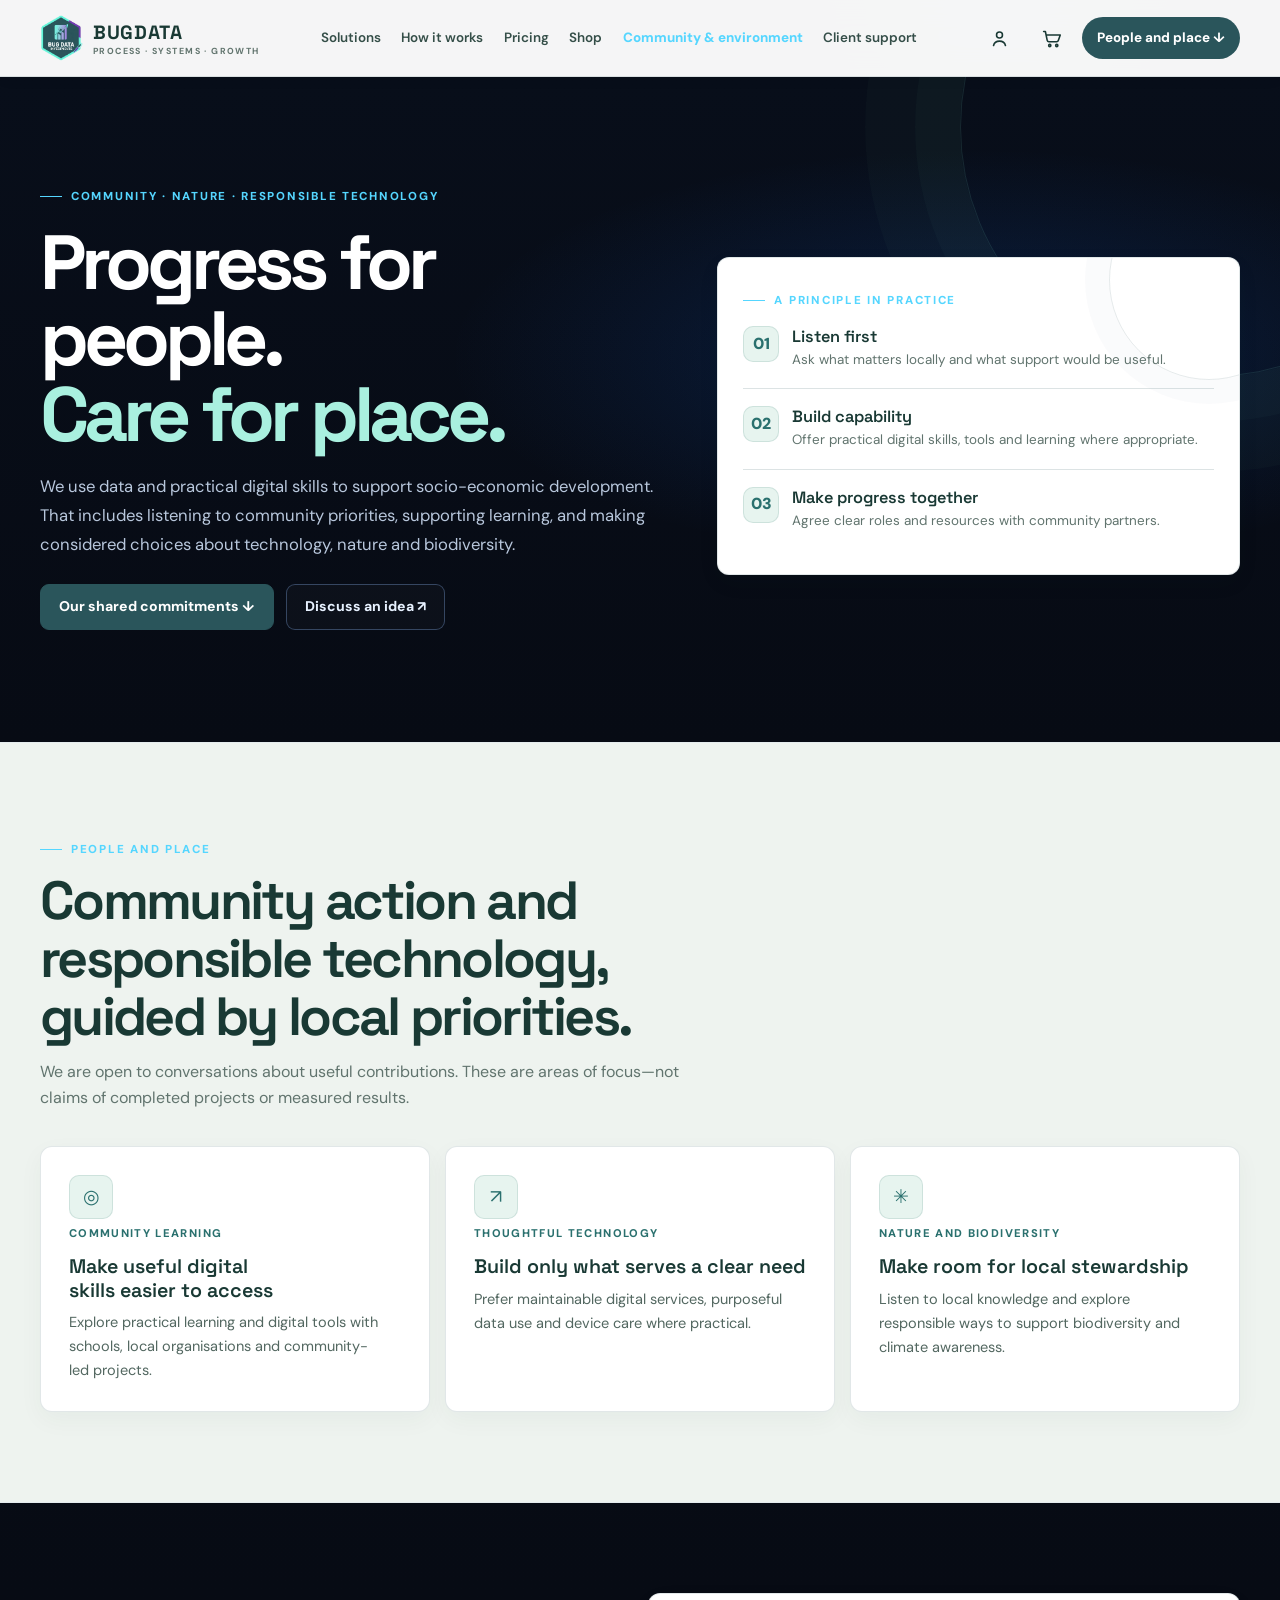
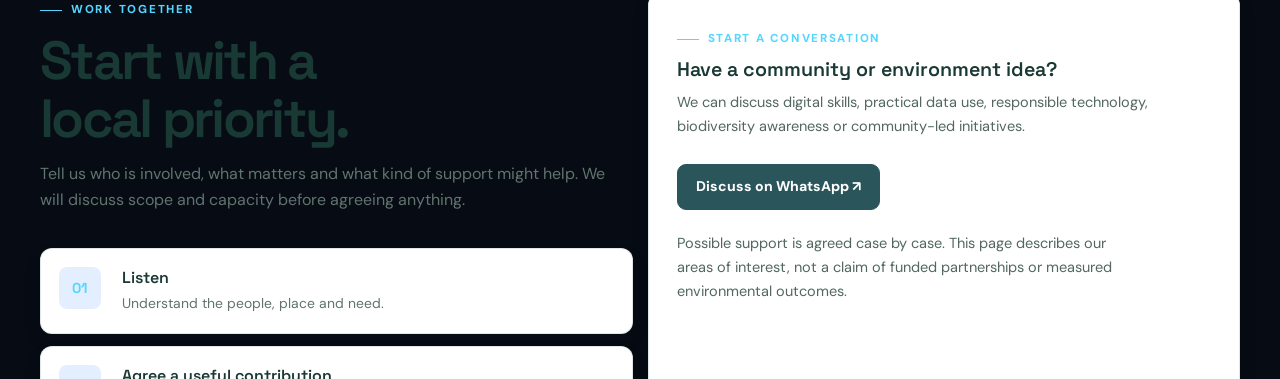
<file: nature.html>
<!doctype html>
<html lang="en"><head><meta charset="utf-8"><meta name="viewport" content="width=device-width, initial-scale=1"><meta http-equiv="refresh" content="0; url=community.html"><link rel="canonical" href="https://bugdata.co.zw/community.html"><title>Community &amp; Environment | Bugdata</title><meta name="description" content="Community, biodiversity and climate commitments from Bugdata, brought together on one page."></head><body><p>This page has moved to <a href="community.html">Community &amp; environment</a>.</p></body></html>
</file>
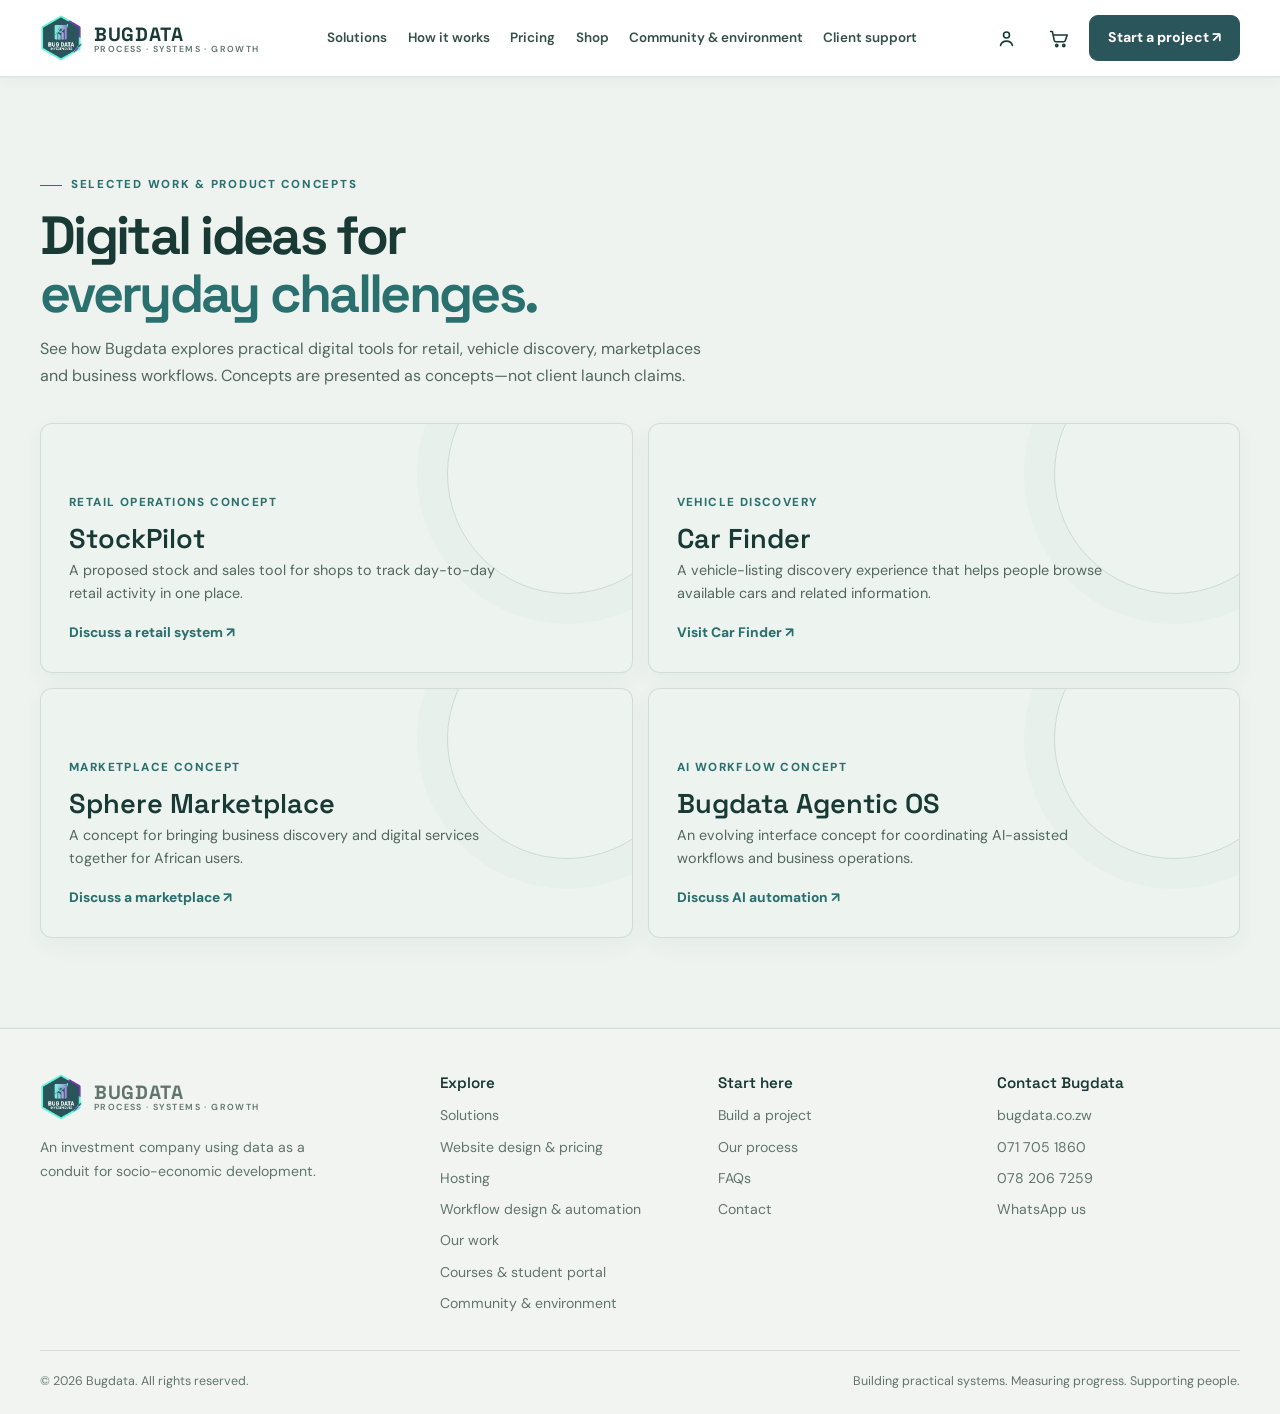
<file: our-work.html>
<!doctype html>
<html lang="en">
<head>
<meta charset="utf-8"><meta name="viewport" content="width=device-width, initial-scale=1">
<meta name="theme-color" content="#2a555b"><meta name="description" content="Explore Bugdata product concepts and Car Finder, a vehicle-listing discovery experience.">
<title>Selected Work &amp; Product Concepts | Bugdata Investments</title>
<meta property="og:title" content="Selected Work &amp; Product Concepts | Bugdata Investments">
<meta property="og:description" content="Explore Bugdata product concepts and Car Finder, a vehicle-listing discovery experience.">
<meta property="og:type" content="website">
<meta name="twitter:card" content="summary">
<link rel="icon" type="image/png" href="assets/bugdata-logo.png">
<link rel="apple-touch-icon" href="assets/bugdata-logo.png">
<link rel="preconnect" href="https://fonts.googleapis.com"><link rel="preconnect" href="https://fonts.gstatic.com" crossorigin>
<link href="https://fonts.googleapis.com/css2?family=DM+Sans:wght@400;500;600;700;800&family=Space+Grotesk:wght@400;500;600;700&display=swap" rel="stylesheet">
<style>
:root{--bg:#102a2f;--panel:#17393e;--panel2:#1e464a;--text:#f5fbf8;--muted:#b1c8c4;--line:rgba(183,235,221,.16);--accent:#61e3cf;--accent2:#8d4fae;--green:#87e0bc;--max:1200px;--radius:22px;--shadow:0 24px 80px rgba(0,0,0,.28)}
*{box-sizing:border-box}html{scroll-behavior:smooth;scroll-padding-top:90px}body{margin:0;background:radial-gradient(ellipse at 80% -10%,rgba(97,227,207,.13),transparent 35%),radial-gradient(ellipse at 0% 35%,rgba(141,79,174,.08),transparent 32%),var(--bg);color:var(--text);font-family:'DM Sans',sans-serif;line-height:1.6}a{color:inherit;text-decoration:none}button,input,textarea,select{font:inherit}.wrap{width:min(var(--max),calc(100% - 40px));margin:auto}.eyebrow{display:inline-flex;align-items:center;gap:9px;color:var(--accent);font-size:.75rem;font-weight:800;letter-spacing:.15em;text-transform:uppercase}.eyebrow:before{content:'';width:22px;height:1px;background:currentColor}.section{padding:105px 0}.section-head{max-width:720px;margin-bottom:42px}.section-head h2{font:600 clamp(2.1rem,4vw,3.5rem)/1.08 'Space Grotesk';letter-spacing:-.055em;margin:15px 0}.section-head p{color:var(--muted);font-size:1.05rem}.gradient{background:linear-gradient(100deg,#f6fbff 5%,#77e7d5 48%,#b18ad0 95%);-webkit-background-clip:text;background-clip:text;color:transparent}.btn{display:inline-flex;justify-content:center;align-items:center;gap:10px;padding:14px 20px;border-radius:12px;font-weight:800;border:1px solid transparent;transition:.2s;cursor:pointer}.btn:hover{transform:translateY(-2px)}.btn-primary{background:var(--accent);color:#102a2f;box-shadow:0 10px 35px rgba(97,227,207,.18)}.btn-ghost{border-color:var(--line);background:rgba(255,255,255,.025);color:var(--text)}.btn-small{padding:10px 14px;font-size:.9rem}.nav{position:sticky;top:0;z-index:50;background:rgba(16,42,47,.86);backdrop-filter:blur(18px);border-bottom:1px solid var(--line)}.nav-inner{height:78px;display:flex;align-items:center;justify-content:space-between;gap:24px}.brand{display:flex;align-items:center;gap:11px;font:700 1.35rem 'Space Grotesk';letter-spacing:-.06em}.brand-logo{display:block;width:48px;height:52px;object-fit:contain;flex:0 0 auto;filter:drop-shadow(0 5px 12px rgba(0,0,0,.22))}.brand small{display:block;font:600 .55rem 'DM Sans';letter-spacing:.2em;color:var(--muted);margin-top:-4px}.nav-links{display:flex;align-items:center;gap:25px;color:#d3e3df;font-size:.9rem}.nav-links a:hover{color:var(--accent)}.menu-btn{display:none;background:none;border:1px solid var(--line);color:white;border-radius:10px;padding:8px 11px}.hero{padding:92px 0 78px;position:relative;overflow:hidden}.hero-grid{display:grid;grid-template-columns:.9fr 1.1fr;gap:42px;align-items:center}.hero h1{font:600 clamp(3.2rem,7vw,6.3rem)/.98 'Space Grotesk';letter-spacing:-.075em;margin:22px 0}.hero-copy{font-size:1.13rem;color:#c1d5d0;max-width:590px}.hero-actions{display:flex;gap:12px;flex-wrap:wrap;margin:30px 0 24px}.micro-proof{display:flex;gap:18px;flex-wrap:wrap;color:#b1c8c4;font-size:.82rem}.micro-proof span{display:flex;align-items:center;gap:7px}.dot{width:7px;height:7px;border-radius:50%;background:var(--green);box-shadow:0 0 14px var(--green)}.visual{min-height:480px;position:relative;display:grid;place-items:center}.orbit{position:absolute;width:410px;height:410px;border:1px solid rgba(97,227,207,.16);border-radius:50%;box-shadow:0 0 100px rgba(97,227,207,.06),inset 0 0 90px rgba(97,227,207,.04)}.orbit:before,.orbit:after{content:'';position:absolute;inset:35px;border:1px dashed rgba(141,79,174,.22);border-radius:50%}.orbit:after{inset:82px;border-style:solid;border-color:rgba(97,227,207,.12)}.core{width:225px;height:225px;border-radius:34px;background:linear-gradient(145deg,#28565b,#122a30 65%);border:1px solid rgba(97,227,207,.3);box-shadow:0 25px 90px rgba(0,0,0,.5),0 0 65px rgba(97,227,207,.13);display:flex;flex-direction:column;align-items:center;justify-content:center;position:relative;z-index:2}.hero-logo{width:min(145px,72%);height:auto;max-height:160px;object-fit:contain;filter:drop-shadow(0 12px 22px rgba(0,0,0,.22))}.float-card{position:absolute;z-index:3;padding:13px 15px;border:1px solid var(--line);background:rgba(23,57,62,.92);backdrop-filter:blur(12px);border-radius:15px;box-shadow:var(--shadow);font-size:.82rem}.float-card b{display:block;font-size:.9rem}.float-card small{color:var(--muted)}.float-one{top:40px;left:0}.float-two{right:-4px;top:110px}.float-three{bottom:42px;left:12px}.float-four{bottom:12px;right:5px}.mini-icon{display:inline-grid;place-items:center;width:28px;height:28px;border-radius:9px;background:rgba(97,227,207,.12);color:var(--accent);margin-right:8px}.ticker{border-block:1px solid var(--line);background:rgba(255,255,255,.018)}.ticker-inner{display:flex;justify-content:space-between;gap:20px;flex-wrap:wrap;padding:20px 0;color:#b1c8c4;font-size:.83rem;font-weight:700;letter-spacing:.06em}.ticker span{display:flex;align-items:center;gap:9px}.ticker i{color:var(--accent);font-style:normal}.service-grid{display:grid;grid-template-columns:repeat(3,1fr);gap:15px}.service-card,.panel-card{border:1px solid var(--line);background:linear-gradient(145deg,rgba(40,86,91,.86),rgba(18,42,48,.9));border-radius:var(--radius);padding:25px;transition:.25s;position:relative;overflow:hidden}.service-card:hover{transform:translateY(-5px);border-color:rgba(97,227,207,.45);box-shadow:var(--shadow)}.service-card .num{color:var(--accent);font-size:.75rem;font-weight:800;letter-spacing:.12em}.service-icon{width:48px;height:48px;border-radius:14px;display:grid;place-items:center;background:rgba(97,227,207,.1);color:var(--accent);font-size:1.35rem;margin:22px 0 15px}.service-card h3{font:600 1.35rem 'Space Grotesk';margin:0 0 9px}.service-card p{color:var(--muted);font-size:.94rem;margin:0 0 16px}.tags{display:flex;gap:7px;flex-wrap:wrap}.tag{font-size:.72rem;color:#d2e4de;padding:5px 9px;border:1px solid var(--line);border-radius:30px}.service-card a{display:inline-flex;margin-top:19px;color:var(--accent);font-weight:800;font-size:.87rem}.hosting{background:linear-gradient(135deg,rgba(36,81,86,.65),rgba(18,42,48,.8));border-block:1px solid var(--line)}.hosting-grid{display:grid;grid-template-columns:1fr 1fr;gap:18px}.hosting-card{border:1px solid var(--line);border-radius:25px;padding:32px;background:rgba(16,42,47,.75);position:relative}.hosting-card.featured{border-color:rgba(97,227,207,.5);background:linear-gradient(145deg,rgba(42,85,91,.42),rgba(18,42,48,.92));box-shadow:0 20px 70px rgba(97,227,207,.07)}.hosting-card h3{font:600 1.65rem 'Space Grotesk';margin:13px 0 5px}.hosting-card .price{font:700 2.7rem 'Space Grotesk';letter-spacing:-.06em;margin:15px 0}.hosting-card p{color:var(--muted)}.checklist{padding:0;list-style:none;margin:22px 0}.checklist li{padding:8px 0;color:#e4efea;font-size:.93rem}.checklist li:before{content:'✓';color:var(--green);font-weight:900;margin-right:10px}.note{font-size:.78rem!important;color:#a0bab5!important}.pill{display:inline-flex;padding:6px 10px;border-radius:30px;background:rgba(97,227,207,.1);color:var(--accent);font-size:.72rem;font-weight:800;letter-spacing:.08em;text-transform:uppercase}.split{display:grid;grid-template-columns:.9fr 1.1fr;gap:55px;align-items:center}.feature-stack{display:grid;gap:12px}.feature-row{display:flex;gap:15px;padding:18px;border:1px solid var(--line);border-radius:16px;background:rgba(255,255,255,.025)}.feature-row .service-icon{flex:0 0 44px;width:44px;height:44px;margin:0}.feature-row h4{margin:0 0 3px;font:600 1.03rem 'Space Grotesk'}.feature-row p{margin:0;color:var(--muted);font-size:.86rem}.demo-window{border:1px solid rgba(97,227,207,.25);background:#16383e;border-radius:23px;padding:20px;box-shadow:var(--shadow);min-height:350px}.window-top{display:flex;gap:6px;border-bottom:1px solid var(--line);padding-bottom:15px}.window-top i{width:8px;height:8px;border-radius:50%;background:#56817d}.chat{padding:24px 5px;display:grid;gap:13px}.bubble{padding:13px 15px;border-radius:15px;max-width:85%;font-size:.88rem}.bubble.bot{background:#245056;color:#f2f8f4;border:1px solid rgba(97,227,207,.14)}.bubble.user{justify-self:end;background:var(--accent);color:#102a2f}.demo-input{display:flex;gap:8px;margin-top:12px}.demo-input input{min-width:0;flex:1;background:#102a2f;border:1px solid var(--line);border-radius:10px;padding:12px;color:white}.demo-input button{border:0;background:var(--accent);border-radius:10px;padding:0 15px;font-weight:900;color:#102a2f;cursor:pointer}.steps{display:grid;grid-template-columns:repeat(4,1fr);gap:12px}.step{padding:22px;border:1px solid var(--line);border-radius:18px;background:rgba(255,255,255,.02)}.step b{font:700 2rem 'Space Grotesk';color:var(--accent)}.step h3{font:600 1.05rem 'Space Grotesk';margin:10px 0 5px}.step p{font-size:.85rem;color:var(--muted);margin:0}.portfolio-grid{display:grid;grid-template-columns:repeat(2,1fr);gap:16px}.project{min-height:250px;padding:25px;border-radius:22px;border:1px solid var(--line);background:linear-gradient(135deg,#28565b,#122a30);position:relative;overflow:hidden;display:flex;flex-direction:column;justify-content:flex-end}.project:before{content:'';position:absolute;width:240px;height:240px;border-radius:50%;right:-55px;top:-70px;border:1px solid rgba(97,227,207,.28);box-shadow:0 0 0 30px rgba(97,227,207,.035),0 0 0 65px rgba(141,79,174,.035)}.project .project-label{color:var(--accent);font-size:.73rem;font-weight:800;letter-spacing:.12em;text-transform:uppercase;position:relative}.project h3{font:600 1.7rem 'Space Grotesk';margin:8px 0 3px;position:relative}.project p{color:#c1d5d0;margin:0;max-width:440px;font-size:.9rem;position:relative}.project a{position:relative;margin-top:15px;color:var(--accent);font-weight:800;font-size:.86rem}.project.wide{grid-column:span 2;min-height:220px}.config{display:grid;grid-template-columns:1fr .8fr;gap:22px}.config-box,.summary-box{border:1px solid var(--line);border-radius:22px;background:rgba(23,57,62,.8);padding:26px}.config-box h3,.summary-box h3{font:600 1.35rem 'Space Grotesk';margin:0 0 18px}.choice-grid{display:grid;grid-template-columns:repeat(2,1fr);gap:10px}.choice{position:relative}.choice input{position:absolute;opacity:0}.choice label{display:block;padding:14px;border:1px solid var(--line);border-radius:13px;color:#d6e8e2;cursor:pointer;transition:.2s;font-size:.9rem}.choice input:checked+label{border-color:var(--accent);background:rgba(97,227,207,.1);color:white}.field{display:grid;gap:7px;margin-top:15px}.field label{font-size:.82rem;color:#d2e4de;font-weight:700}.field input,.field textarea,.field select{width:100%;background:#102a2f;border:1px solid var(--line);border-radius:11px;padding:13px;color:white;outline:none}.field textarea{min-height:90px;resize:vertical}.summary-box{background:linear-gradient(145deg,rgba(30,70,74,.8),rgba(18,42,48,.95))}.summary-line{display:flex;justify-content:space-between;gap:15px;padding:12px 0;border-bottom:1px solid var(--line);font-size:.9rem}.summary-line span{color:var(--muted)}.summary-box .btn{width:100%;margin-top:20px}.faq{max-width:850px}.faq details{border-bottom:1px solid var(--line);padding:19px 0}.faq summary{cursor:pointer;list-style:none;font:600 1.08rem 'Space Grotesk';display:flex;justify-content:space-between;gap:15px}.faq summary:after{content:'+';color:var(--accent);font-size:1.4rem}.faq details[open] summary:after{content:'−'}.faq details p{color:var(--muted);max-width:760px}.cta{padding:75px 0}.cta-box{border:1px solid rgba(97,227,207,.28);border-radius:28px;padding:55px;background:radial-gradient(ellipse at 90% 0%,rgba(97,227,207,.16),transparent 45%),linear-gradient(135deg,#102a3b,#0b1926);text-align:center}.cta-box h2{font:600 clamp(2.2rem,5vw,4rem)/1.05 'Space Grotesk';letter-spacing:-.06em;margin:15px auto;max-width:780px}.cta-box p{color:var(--muted);max-width:620px;margin:0 auto 25px}.footer{border-top:1px solid var(--line);padding:45px 0 25px}.footer-grid{display:grid;grid-template-columns:1.5fr 1fr 1fr 1fr;gap:35px}.footer p,.footer a{color:var(--muted);font-size:.88rem}.footer h4{font:600 .95rem 'Space Grotesk';margin:0 0 12px}.footer-links{display:grid;gap:8px}.copyright{border-top:1px solid var(--line);margin-top:35px;padding-top:20px;color:#8aa6a1;font-size:.78rem;display:flex;justify-content:space-between;gap:15px;flex-wrap:wrap}.toast{position:fixed;bottom:20px;left:50%;transform:translate(-50%,20px);opacity:0;pointer-events:none;background:#dffaf3;color:#102a2f;padding:12px 18px;border-radius:12px;font-weight:700;z-index:100;transition:.25s}.toast.show{opacity:1;transform:translate(-50%,0)}
@media(max-width:900px){.nav-links{display:none;position:absolute;top:78px;left:0;right:0;padding:20px;background:#122a30;border-bottom:1px solid var(--line);flex-direction:column;align-items:stretch}.nav-links.open{display:flex}.menu-btn{display:block}.nav-cta{display:none}.hero-grid,.split,.config{grid-template-columns:1fr}.visual{min-height:410px;max-width:560px;width:100%;margin:auto}.service-grid{grid-template-columns:repeat(2,1fr)}.steps{grid-template-columns:repeat(2,1fr)}.footer-grid{grid-template-columns:repeat(2,1fr)}}
@media(max-width:600px){.wrap{width:min(100% - 30px,var(--max))}.section{padding:75px 0}.hero{padding:65px 0 55px}.hero h1{font-size:clamp(3rem,15vw,4.5rem)}.hero-copy{font-size:1rem}.visual{min-height:340px;transform:scale(.88);margin:-10px auto}.orbit{width:330px;height:330px}.core{width:180px;height:180px}.float-one{left:-4px;top:10px}.float-two{right:-10px;top:65px}.float-three{left:-8px;bottom:15px}.float-four{right:-10px;bottom:0}.service-grid,.hosting-grid,.portfolio-grid,.choice-grid{grid-template-columns:1fr}.project.wide{grid-column:auto}.steps{grid-template-columns:1fr 1fr}.hosting-card{padding:24px}.config-box,.summary-box{padding:20px}.cta-box{padding:38px 22px}.footer-grid{grid-template-columns:1fr 1fr;gap:25px}.ticker-inner{justify-content:flex-start}.ticker span{min-width:42%}}
a:focus-visible,button:focus-visible,input:focus-visible,textarea:focus-visible,summary:focus-visible{outline:3px solid var(--accent);outline-offset:3px}.skip-link{position:absolute;top:-100px;left:15px;z-index:100;padding:12px 16px;background:var(--accent);color:#102a2f;border-radius:10px;font-weight:800}.skip-link:focus{top:15px}
@media(prefers-reduced-motion:reduce){*,*:before,*:after{scroll-behavior:auto!important;transition:none!important}}
/* Homepage hero image alignment: preserve the supplied landscape composition on desktop and mobile. */
.visual{min-height:0;display:block;place-items:unset;width:100%;margin:0 auto;overflow:hidden;border:1px solid rgba(97,227,207,.24);border-radius:22px;background:#102a2f;box-shadow:var(--shadow)}
.home-hero-image{display:block;width:100%;height:auto;aspect-ratio:1672/941;object-fit:cover;object-position:center}
.visual figcaption{padding:10px 14px;color:#c1d5d0;background:rgba(16,42,47,.88);font-size:.78rem}
@media(max-width:900px){.visual{max-width:720px;width:100%;margin:0 auto}}
@media(max-width:600px){.visual{min-height:0;transform:none;margin:0 auto;border-radius:16px}.home-hero-image{aspect-ratio:16/9}.visual figcaption{padding:9px 11px;font-size:.72rem}}
/* Glassmorphism + motion: restrained surfaces, readable contrast, and reduced-motion support. */
@keyframes bd-rise-in{from{opacity:0;transform:translateY(16px)}to{opacity:1;transform:translateY(0)}}
@keyframes bd-fade-in{from{opacity:0;transform:translateY(8px) scale(.99)}to{opacity:1;transform:translateY(0) scale(1)}}
.nav{background:rgba(16,42,47,.68);border-bottom-color:rgba(183,235,221,.22);box-shadow:0 12px 36px rgba(4,18,20,.14);backdrop-filter:blur(22px) saturate(145%);-webkit-backdrop-filter:blur(22px) saturate(145%)}
.service-card,.hosting-card,.feature-row,.step,.project,.config-box,.summary-box{background-color:rgba(23,57,62,.52);backdrop-filter:blur(16px) saturate(128%);-webkit-backdrop-filter:blur(16px) saturate(128%);border-color:rgba(183,235,221,.2);box-shadow:inset 0 1px 0 rgba(255,255,255,.055)}
.service-card{background:linear-gradient(145deg,rgba(40,86,91,.5),rgba(18,42,48,.66))}
.hosting-card.featured,.summary-box{background:linear-gradient(145deg,rgba(42,85,91,.48),rgba(18,42,48,.72))}
.feature-row:hover,.step:hover,.project:hover,.hosting-card:hover,.config-box:hover,.summary-box:hover{transform:translateY(-4px);border-color:rgba(97,227,207,.4);box-shadow:0 18px 44px rgba(3,20,22,.22),inset 0 1px 0 rgba(255,255,255,.08)}
.feature-row,.step,.project,.hosting-card,.config-box,.summary-box{transition:transform .28s ease,border-color .28s ease,box-shadow .28s ease}
.visual{border-color:rgba(97,227,207,.36);box-shadow:0 26px 72px rgba(0,0,0,.28),0 0 0 1px rgba(255,255,255,.035),inset 0 1px 0 rgba(255,255,255,.16)}
.visual figcaption{background:rgba(16,42,47,.7);backdrop-filter:blur(14px);-webkit-backdrop-filter:blur(14px)}
@media(prefers-reduced-motion:no-preference){.hero-grid>div:first-child{animation:bd-rise-in .72s cubic-bezier(.2,.7,.25,1) both}.hero-grid>.visual{animation:bd-fade-in .82s .1s cubic-bezier(.2,.7,.25,1) both}}
@media(prefers-reduced-motion:reduce){*,*:before,*:after{animation:none!important;scroll-behavior:auto!important;transition:none!important}}
/* Editorial rhythm inspired by the reviewed references: brighter content stages, focused glass, stronger image balance. */
.light-section{background:radial-gradient(ellipse at 96% 0%,rgba(97,227,207,.11),transparent 34%),#edf4f1;color:#173b3e}
.light-section .section-head h2{color:#173b3e}
.light-section .section-head p{color:#526d69}
.light-section .gradient{background-image:linear-gradient(100deg,#168d82 8%,#477d8a 54%,#80509d 100%)}
.light-section .service-card,.light-section .step{background:rgba(255,255,255,.78);border-color:rgba(23,59,62,.12);backdrop-filter:blur(16px) saturate(125%);-webkit-backdrop-filter:blur(16px) saturate(125%);box-shadow:0 14px 36px rgba(19,54,55,.07),inset 0 1px 0 rgba(255,255,255,.8)}
.light-section .service-card h3,.light-section .step h3{color:#173b3e}
.light-section .service-card p,.light-section .step p{color:#536c68}
.light-section .service-card .num,.light-section .step b{color:#168d82}
.light-section .tag{color:#3b5d5a;border-color:rgba(23,59,62,.18);background:rgba(255,255,255,.45)}
.light-section .service-card a{color:#087f77}
.light-section .service-card:hover,.light-section .step:hover{border-color:rgba(22,141,130,.38);box-shadow:0 22px 46px rgba(19,54,55,.13),inset 0 1px 0 rgba(255,255,255,.9)}
.light-section .project{background:linear-gradient(135deg,#28565b,#122a30);border-color:rgba(23,59,62,.16);color:#f5fbf8}
.light-section .project h3{color:#f5fbf8}
.light-section .project p{color:#c1d5d0}
@media(max-width:900px){.hero-grid{gap:30px}}
@media(max-width:600px){.hero-grid{gap:28px}}
@media(prefers-reduced-motion:reduce){*,*:before,*:after{animation:none!important;scroll-behavior:auto!important;transition:none!important}}
</style>


<style>
/* Shared brand environment: the supplied business image sits behind every page. */
body{background-image:linear-gradient(rgba(7,25,35,.84),rgba(7,25,35,.9)),url('assets/background/bugdata-robot-background.webp');background-position:center top;background-size:cover;background-attachment:fixed;background-repeat:no-repeat}
@media(max-width:700px){body{background-attachment:scroll;background-position:center top}}
</style>


<link rel="canonical" href="https://bugdata.co.zw/our-work.html">
<meta property="og:url" content="https://bugdata.co.zw/our-work.html">
<meta property="og:site_name" content="Bugdata Investments">
<meta property="og:image" content="https://bugdata.co.zw/assets/bugdata-logo.png">
<meta name="twitter:title" content="Selected Work &amp; Product Concepts | Bugdata Investments">
<meta name="twitter:description" content="Explore Bugdata product concepts and Car Finder, a vehicle-listing discovery experience.">
<meta name="twitter:image" content="https://bugdata.co.zw/assets/bugdata-logo.png">
  <link rel="stylesheet" href="assets/ux-refinements.css">
  <link rel="stylesheet" href="assets/cosmic-interface.css">
  <link rel="stylesheet" href="assets/operations-refresh.css">
</head>
<body>
<a class="skip-link" href="#main">Skip to content</a>
<header class="nav"><div class="wrap nav-inner"><a class="brand" href="index.html" aria-label="Bugdata home"><img class="brand-logo" src="assets/bugdata-logo.png" alt="Bugdata Investments logo" width="48" height="52"><span>BUGDATA<small>PROCESS · SYSTEMS · GROWTH</small></span></a><nav class="nav-links" id="navLinks" aria-label="Main navigation"><a href="solutions.html">Solutions</a><a href="process.html">How it works</a><a href="website-design.html">Pricing</a><a href="shop.html">Shop</a><a href="community.html">Community &amp; environment</a><a href="support.html">Client support</a></nav><div class="header-utility"><a class="header-account" href="support.html#account" aria-label="Sign in or create a Bugdata client account" title="Client account"><svg aria-hidden="true" viewBox="0 0 24 24" focusable="false"><circle cx="12" cy="8" r="3.4"/><path d="M5.2 20c.8-3.3 3.2-5 6.8-5s6 1.7 6.8 5"/></svg></a><a class="header-cart" href="support.html#cart" aria-label="View cart, 0 items"><svg aria-hidden="true" viewBox="0 0 24 24" focusable="false"><path d="M3 4h2l2.1 10.1a2 2 0 0 0 2 1.6h8.8a2 2 0 0 0 1.9-1.4L22 8H6"/><circle cx="10" cy="20" r="1.25"/><circle cx="18" cy="20" r="1.25"/></svg><span class="cart-count" data-cart-count hidden>0</span></a><a class="btn btn-primary btn-small nav-cta" href="start-project.html">Start a project ↗</a></div><button class="menu-btn" id="menuBtn" aria-label="Open navigation" aria-expanded="false" type="button" aria-controls="navLinks"><svg aria-hidden="true" viewBox="0 0 24 24" focusable="false"><path d="M4 6h16M4 12h16M4 18h16"/></svg></button></div></header>
<main id="main">
<section class="section light-section" id="work"><div class="wrap"><div class="section-head"><span class="eyebrow">Selected work &amp; product concepts</span><h1>Digital ideas for <span class="gradient">everyday challenges.</span></h1><p>See how Bugdata explores practical digital tools for retail, vehicle discovery, marketplaces and business workflows. Concepts are presented as concepts—not client launch claims.</p></div><div class="portfolio-grid"><article class="project"><span class="project-label">Retail operations concept</span><h3>StockPilot</h3><p>A proposed stock and sales tool for shops to track day-to-day retail activity in one place.</p><a href="start-project.html#contact">Discuss a retail system ↗</a></article><article class="project"><span class="project-label">Vehicle discovery</span><h3>Car Finder</h3><p>A vehicle-listing discovery experience that helps people browse available cars and related information.</p><a href="https://carfinder.co.zw" target="_blank" rel="noopener noreferrer">Visit Car Finder ↗</a></article><article class="project"><span class="project-label">Marketplace concept</span><h3>Sphere Marketplace</h3><p>A concept for bringing business discovery and digital services together for African users.</p><a href="start-project.html#contact">Discuss a marketplace ↗</a></article><article class="project"><span class="project-label">AI workflow concept</span><h3>Bugdata Agentic OS</h3><p>An evolving interface concept for coordinating AI-assisted workflows and business operations.</p><a href="start-project.html#contact">Discuss AI automation ↗</a></article></div></div></section>
</main>
<footer class="footer"><div class="wrap"><div class="footer-grid"><div><a class="brand" href="index.html"><img class="brand-logo" src="assets/bugdata-logo.png" alt="Bugdata Investments logo" width="48" height="52"><span>BUGDATA<small>PROCESS · SYSTEMS · GROWTH</small></span></a><p style="max-width:280px;margin-top:16px">An investment company using data as a conduit for socio-economic development.</p></div><div><h4>Explore</h4><div class="footer-links"><a href="solutions.html">Solutions</a><a href="website-design.html">Website design &amp; pricing</a><a href="hosting.html">Hosting</a><a href="ai-automation.html">Workflow design &amp; automation</a><a href="our-work.html">Our work</a><a href="courses.html">Courses &amp; student portal</a><a href="community.html">Community &amp; environment</a></div></div><div><h4>Start here</h4><div class="footer-links"><a href="start-project.html">Build a project</a><a href="process.html">Our process</a><a href="faq.html">FAQs</a><a href="start-project.html#contact">Contact</a></div></div><div><h4>Contact Bugdata</h4><div class="footer-links"><a href="https://www.bugdata.co.zw/">bugdata.co.zw</a><a href="tel:+263717051860">071 705 1860</a><a href="tel:+263782067259">078 206 7259</a><a href="https://wa.me/263717051860">WhatsApp us</a></div></div></div><div class="copyright"><span>© <span id="year"></span> Bugdata. All rights reserved.</span><span>Building practical systems. Measuring progress. Supporting people.</span></div></div></footer>
<script>
const menuBtn=document.getElementById('menuBtn'),navLinks=document.getElementById('navLinks');
if(menuBtn&&navLinks){menuBtn.addEventListener('click',()=>{const open=navLinks.classList.toggle('open');menuBtn.setAttribute('aria-expanded',String(open));menuBtn.setAttribute('aria-label',open?'Close navigation':'Open navigation')});navLinks.querySelectorAll('a').forEach(a=>a.addEventListener('click',()=>{navLinks.classList.remove('open');menuBtn.setAttribute('aria-expanded','false');menuBtn.setAttribute('aria-label','Open navigation')}))}
const year=document.getElementById('year');if(year)year.textContent=new Date().getFullYear();
const form=document.getElementById('projectForm');if(form){const checks=[...document.querySelectorAll('input[name="service"]')],business=document.getElementById('business');function updateSummary(){const selected=checks.filter(c=>c.checked),count=document.getElementById('selectedCount'),projectName=document.getElementById('projectName');if(count)count.textContent=selected.length;if(projectName)projectName.textContent=business.value.trim()||'Not specified'}checks.forEach(c=>c.addEventListener('change',updateSummary));business.addEventListener('input',updateSummary);document.querySelectorAll('[data-service]').forEach(link=>link.addEventListener('click',()=>{const target=checks.find(c=>c.value===link.dataset.service);if(target){target.checked=true;updateSummary()}}));form.addEventListener('submit',e=>{e.preventDefault();const f=new FormData(form),services=checks.filter(c=>c.checked).map(c=>c.value),message=['Hello Bugdata! I would like to discuss a project.','Name: '+f.get('name'),'Business: '+(f.get('business')||'Not specified'),'Contact: '+f.get('contact'),'Solutions: '+(services.join(', ')||'Not selected'),'Project details: '+(f.get('details')||'Not provided')].join('\n');window.open('https://wa.me/263717051860?text='+encodeURIComponent(message),'_blank','noopener')})}
</script>


  <script src="assets/ux-refinements.js" defer></script>
  <script src="assets/cart-header.js" defer></script>
</body>
</html>
</file>
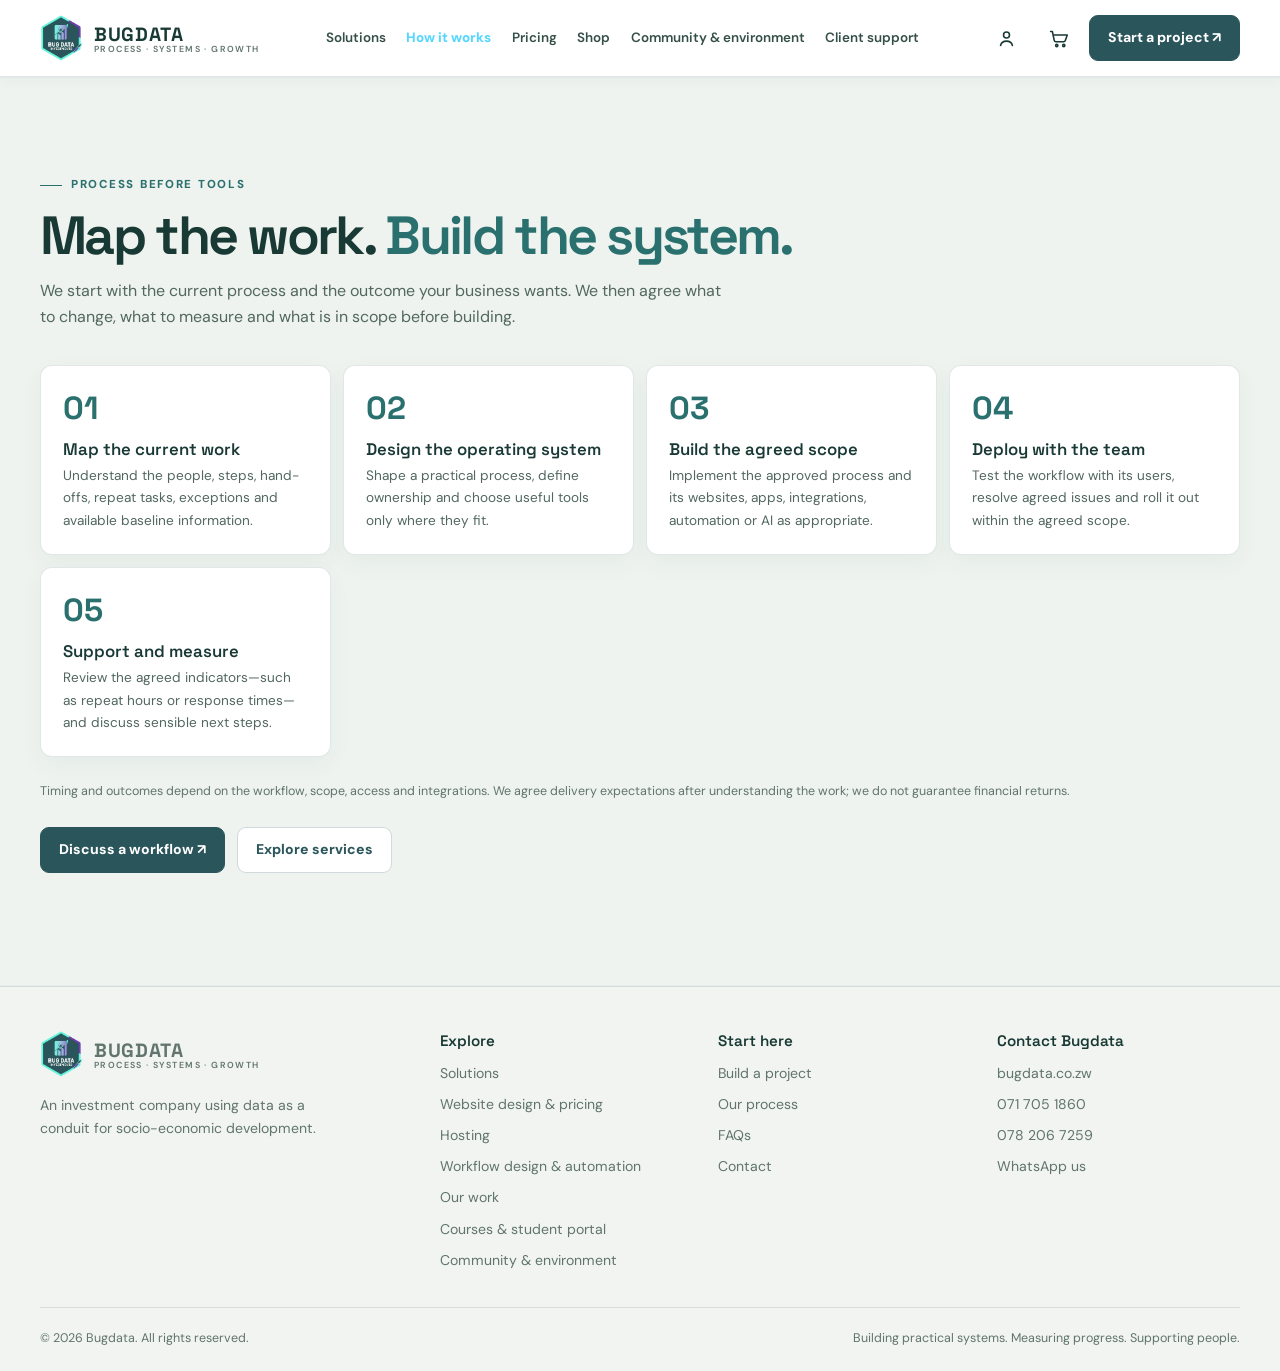
<file: process.html>
<!doctype html>
<html lang="en">
<head>
<meta charset="utf-8"><meta name="viewport" content="width=device-width, initial-scale=1">
<meta name="theme-color" content="#2a555b"><meta name="description" content="See how Bugdata maps operational friction, designs a system and takes an agreed solution through build, deployment and support.">
<title>How Bugdata Builds Operating Systems | Bugdata Investments</title>
<meta property="og:title" content="How Bugdata Builds Operating Systems | Bugdata Investments">
<meta property="og:description" content="See how Bugdata maps operational friction, designs a system and takes an agreed solution through build, deployment and support.">
<meta property="og:type" content="website">
<meta name="twitter:card" content="summary">
<link rel="icon" type="image/png" href="assets/bugdata-logo.png">
<link rel="apple-touch-icon" href="assets/bugdata-logo.png">
<link rel="preconnect" href="https://fonts.googleapis.com"><link rel="preconnect" href="https://fonts.gstatic.com" crossorigin>
<link href="https://fonts.googleapis.com/css2?family=DM+Sans:wght@400;500;600;700;800&family=Space+Grotesk:wght@400;500;600;700&display=swap" rel="stylesheet">
<style>
:root{--bg:#102a2f;--panel:#17393e;--panel2:#1e464a;--text:#f5fbf8;--muted:#b1c8c4;--line:rgba(183,235,221,.16);--accent:#61e3cf;--accent2:#8d4fae;--green:#87e0bc;--max:1200px;--radius:22px;--shadow:0 24px 80px rgba(0,0,0,.28)}
*{box-sizing:border-box}html{scroll-behavior:smooth;scroll-padding-top:90px}body{margin:0;background:radial-gradient(ellipse at 80% -10%,rgba(97,227,207,.13),transparent 35%),radial-gradient(ellipse at 0% 35%,rgba(141,79,174,.08),transparent 32%),var(--bg);color:var(--text);font-family:'DM Sans',sans-serif;line-height:1.6}a{color:inherit;text-decoration:none}button,input,textarea,select{font:inherit}.wrap{width:min(var(--max),calc(100% - 40px));margin:auto}.eyebrow{display:inline-flex;align-items:center;gap:9px;color:var(--accent);font-size:.75rem;font-weight:800;letter-spacing:.15em;text-transform:uppercase}.eyebrow:before{content:'';width:22px;height:1px;background:currentColor}.section{padding:105px 0}.section-head{max-width:720px;margin-bottom:42px}.section-head h2{font:600 clamp(2.1rem,4vw,3.5rem)/1.08 'Space Grotesk';letter-spacing:-.055em;margin:15px 0}.section-head p{color:var(--muted);font-size:1.05rem}.gradient{background:linear-gradient(100deg,#f6fbff 5%,#77e7d5 48%,#b18ad0 95%);-webkit-background-clip:text;background-clip:text;color:transparent}.btn{display:inline-flex;justify-content:center;align-items:center;gap:10px;padding:14px 20px;border-radius:12px;font-weight:800;border:1px solid transparent;transition:.2s;cursor:pointer}.btn:hover{transform:translateY(-2px)}.btn-primary{background:var(--accent);color:#102a2f;box-shadow:0 10px 35px rgba(97,227,207,.18)}.btn-ghost{border-color:var(--line);background:rgba(255,255,255,.025);color:var(--text)}.btn-small{padding:10px 14px;font-size:.9rem}.nav{position:sticky;top:0;z-index:50;background:rgba(16,42,47,.86);backdrop-filter:blur(18px);border-bottom:1px solid var(--line)}.nav-inner{height:78px;display:flex;align-items:center;justify-content:space-between;gap:24px}.brand{display:flex;align-items:center;gap:11px;font:700 1.35rem 'Space Grotesk';letter-spacing:-.06em}.brand-logo{display:block;width:48px;height:52px;object-fit:contain;flex:0 0 auto;filter:drop-shadow(0 5px 12px rgba(0,0,0,.22))}.brand small{display:block;font:600 .55rem 'DM Sans';letter-spacing:.2em;color:var(--muted);margin-top:-4px}.nav-links{display:flex;align-items:center;gap:25px;color:#d3e3df;font-size:.9rem}.nav-links a:hover{color:var(--accent)}.menu-btn{display:none;background:none;border:1px solid var(--line);color:white;border-radius:10px;padding:8px 11px}.hero{padding:92px 0 78px;position:relative;overflow:hidden}.hero-grid{display:grid;grid-template-columns:.9fr 1.1fr;gap:42px;align-items:center}.hero h1{font:600 clamp(3.2rem,7vw,6.3rem)/.98 'Space Grotesk';letter-spacing:-.075em;margin:22px 0}.hero-copy{font-size:1.13rem;color:#c1d5d0;max-width:590px}.hero-actions{display:flex;gap:12px;flex-wrap:wrap;margin:30px 0 24px}.micro-proof{display:flex;gap:18px;flex-wrap:wrap;color:#b1c8c4;font-size:.82rem}.micro-proof span{display:flex;align-items:center;gap:7px}.dot{width:7px;height:7px;border-radius:50%;background:var(--green);box-shadow:0 0 14px var(--green)}.visual{min-height:480px;position:relative;display:grid;place-items:center}.orbit{position:absolute;width:410px;height:410px;border:1px solid rgba(97,227,207,.16);border-radius:50%;box-shadow:0 0 100px rgba(97,227,207,.06),inset 0 0 90px rgba(97,227,207,.04)}.orbit:before,.orbit:after{content:'';position:absolute;inset:35px;border:1px dashed rgba(141,79,174,.22);border-radius:50%}.orbit:after{inset:82px;border-style:solid;border-color:rgba(97,227,207,.12)}.core{width:225px;height:225px;border-radius:34px;background:linear-gradient(145deg,#28565b,#122a30 65%);border:1px solid rgba(97,227,207,.3);box-shadow:0 25px 90px rgba(0,0,0,.5),0 0 65px rgba(97,227,207,.13);display:flex;flex-direction:column;align-items:center;justify-content:center;position:relative;z-index:2}.hero-logo{width:min(145px,72%);height:auto;max-height:160px;object-fit:contain;filter:drop-shadow(0 12px 22px rgba(0,0,0,.22))}.float-card{position:absolute;z-index:3;padding:13px 15px;border:1px solid var(--line);background:rgba(23,57,62,.92);backdrop-filter:blur(12px);border-radius:15px;box-shadow:var(--shadow);font-size:.82rem}.float-card b{display:block;font-size:.9rem}.float-card small{color:var(--muted)}.float-one{top:40px;left:0}.float-two{right:-4px;top:110px}.float-three{bottom:42px;left:12px}.float-four{bottom:12px;right:5px}.mini-icon{display:inline-grid;place-items:center;width:28px;height:28px;border-radius:9px;background:rgba(97,227,207,.12);color:var(--accent);margin-right:8px}.ticker{border-block:1px solid var(--line);background:rgba(255,255,255,.018)}.ticker-inner{display:flex;justify-content:space-between;gap:20px;flex-wrap:wrap;padding:20px 0;color:#b1c8c4;font-size:.83rem;font-weight:700;letter-spacing:.06em}.ticker span{display:flex;align-items:center;gap:9px}.ticker i{color:var(--accent);font-style:normal}.service-grid{display:grid;grid-template-columns:repeat(3,1fr);gap:15px}.service-card,.panel-card{border:1px solid var(--line);background:linear-gradient(145deg,rgba(40,86,91,.86),rgba(18,42,48,.9));border-radius:var(--radius);padding:25px;transition:.25s;position:relative;overflow:hidden}.service-card:hover{transform:translateY(-5px);border-color:rgba(97,227,207,.45);box-shadow:var(--shadow)}.service-card .num{color:var(--accent);font-size:.75rem;font-weight:800;letter-spacing:.12em}.service-icon{width:48px;height:48px;border-radius:14px;display:grid;place-items:center;background:rgba(97,227,207,.1);color:var(--accent);font-size:1.35rem;margin:22px 0 15px}.service-card h3{font:600 1.35rem 'Space Grotesk';margin:0 0 9px}.service-card p{color:var(--muted);font-size:.94rem;margin:0 0 16px}.tags{display:flex;gap:7px;flex-wrap:wrap}.tag{font-size:.72rem;color:#d2e4de;padding:5px 9px;border:1px solid var(--line);border-radius:30px}.service-card a{display:inline-flex;margin-top:19px;color:var(--accent);font-weight:800;font-size:.87rem}.hosting{background:linear-gradient(135deg,rgba(36,81,86,.65),rgba(18,42,48,.8));border-block:1px solid var(--line)}.hosting-grid{display:grid;grid-template-columns:1fr 1fr;gap:18px}.hosting-card{border:1px solid var(--line);border-radius:25px;padding:32px;background:rgba(16,42,47,.75);position:relative}.hosting-card.featured{border-color:rgba(97,227,207,.5);background:linear-gradient(145deg,rgba(42,85,91,.42),rgba(18,42,48,.92));box-shadow:0 20px 70px rgba(97,227,207,.07)}.hosting-card h3{font:600 1.65rem 'Space Grotesk';margin:13px 0 5px}.hosting-card .price{font:700 2.7rem 'Space Grotesk';letter-spacing:-.06em;margin:15px 0}.hosting-card p{color:var(--muted)}.checklist{padding:0;list-style:none;margin:22px 0}.checklist li{padding:8px 0;color:#e4efea;font-size:.93rem}.checklist li:before{content:'✓';color:var(--green);font-weight:900;margin-right:10px}.note{font-size:.78rem!important;color:#a0bab5!important}.pill{display:inline-flex;padding:6px 10px;border-radius:30px;background:rgba(97,227,207,.1);color:var(--accent);font-size:.72rem;font-weight:800;letter-spacing:.08em;text-transform:uppercase}.split{display:grid;grid-template-columns:.9fr 1.1fr;gap:55px;align-items:center}.feature-stack{display:grid;gap:12px}.feature-row{display:flex;gap:15px;padding:18px;border:1px solid var(--line);border-radius:16px;background:rgba(255,255,255,.025)}.feature-row .service-icon{flex:0 0 44px;width:44px;height:44px;margin:0}.feature-row h4{margin:0 0 3px;font:600 1.03rem 'Space Grotesk'}.feature-row p{margin:0;color:var(--muted);font-size:.86rem}.demo-window{border:1px solid rgba(97,227,207,.25);background:#16383e;border-radius:23px;padding:20px;box-shadow:var(--shadow);min-height:350px}.window-top{display:flex;gap:6px;border-bottom:1px solid var(--line);padding-bottom:15px}.window-top i{width:8px;height:8px;border-radius:50%;background:#56817d}.chat{padding:24px 5px;display:grid;gap:13px}.bubble{padding:13px 15px;border-radius:15px;max-width:85%;font-size:.88rem}.bubble.bot{background:#245056;color:#f2f8f4;border:1px solid rgba(97,227,207,.14)}.bubble.user{justify-self:end;background:var(--accent);color:#102a2f}.demo-input{display:flex;gap:8px;margin-top:12px}.demo-input input{min-width:0;flex:1;background:#102a2f;border:1px solid var(--line);border-radius:10px;padding:12px;color:white}.demo-input button{border:0;background:var(--accent);border-radius:10px;padding:0 15px;font-weight:900;color:#102a2f;cursor:pointer}.steps{display:grid;grid-template-columns:repeat(4,1fr);gap:12px}.step{padding:22px;border:1px solid var(--line);border-radius:18px;background:rgba(255,255,255,.02)}.step b{font:700 2rem 'Space Grotesk';color:var(--accent)}.step h3{font:600 1.05rem 'Space Grotesk';margin:10px 0 5px}.step p{font-size:.85rem;color:var(--muted);margin:0}.portfolio-grid{display:grid;grid-template-columns:repeat(2,1fr);gap:16px}.project{min-height:250px;padding:25px;border-radius:22px;border:1px solid var(--line);background:linear-gradient(135deg,#28565b,#122a30);position:relative;overflow:hidden;display:flex;flex-direction:column;justify-content:flex-end}.project:before{content:'';position:absolute;width:240px;height:240px;border-radius:50%;right:-55px;top:-70px;border:1px solid rgba(97,227,207,.28);box-shadow:0 0 0 30px rgba(97,227,207,.035),0 0 0 65px rgba(141,79,174,.035)}.project .project-label{color:var(--accent);font-size:.73rem;font-weight:800;letter-spacing:.12em;text-transform:uppercase;position:relative}.project h3{font:600 1.7rem 'Space Grotesk';margin:8px 0 3px;position:relative}.project p{color:#c1d5d0;margin:0;max-width:440px;font-size:.9rem;position:relative}.project a{position:relative;margin-top:15px;color:var(--accent);font-weight:800;font-size:.86rem}.project.wide{grid-column:span 2;min-height:220px}.config{display:grid;grid-template-columns:1fr .8fr;gap:22px}.config-box,.summary-box{border:1px solid var(--line);border-radius:22px;background:rgba(23,57,62,.8);padding:26px}.config-box h3,.summary-box h3{font:600 1.35rem 'Space Grotesk';margin:0 0 18px}.choice-grid{display:grid;grid-template-columns:repeat(2,1fr);gap:10px}.choice{position:relative}.choice input{position:absolute;opacity:0}.choice label{display:block;padding:14px;border:1px solid var(--line);border-radius:13px;color:#d6e8e2;cursor:pointer;transition:.2s;font-size:.9rem}.choice input:checked+label{border-color:var(--accent);background:rgba(97,227,207,.1);color:white}.field{display:grid;gap:7px;margin-top:15px}.field label{font-size:.82rem;color:#d2e4de;font-weight:700}.field input,.field textarea,.field select{width:100%;background:#102a2f;border:1px solid var(--line);border-radius:11px;padding:13px;color:white;outline:none}.field textarea{min-height:90px;resize:vertical}.summary-box{background:linear-gradient(145deg,rgba(30,70,74,.8),rgba(18,42,48,.95))}.summary-line{display:flex;justify-content:space-between;gap:15px;padding:12px 0;border-bottom:1px solid var(--line);font-size:.9rem}.summary-line span{color:var(--muted)}.summary-box .btn{width:100%;margin-top:20px}.faq{max-width:850px}.faq details{border-bottom:1px solid var(--line);padding:19px 0}.faq summary{cursor:pointer;list-style:none;font:600 1.08rem 'Space Grotesk';display:flex;justify-content:space-between;gap:15px}.faq summary:after{content:'+';color:var(--accent);font-size:1.4rem}.faq details[open] summary:after{content:'−'}.faq details p{color:var(--muted);max-width:760px}.cta{padding:75px 0}.cta-box{border:1px solid rgba(97,227,207,.28);border-radius:28px;padding:55px;background:radial-gradient(ellipse at 90% 0%,rgba(97,227,207,.16),transparent 45%),linear-gradient(135deg,#102a3b,#0b1926);text-align:center}.cta-box h2{font:600 clamp(2.2rem,5vw,4rem)/1.05 'Space Grotesk';letter-spacing:-.06em;margin:15px auto;max-width:780px}.cta-box p{color:var(--muted);max-width:620px;margin:0 auto 25px}.footer{border-top:1px solid var(--line);padding:45px 0 25px}.footer-grid{display:grid;grid-template-columns:1.5fr 1fr 1fr 1fr;gap:35px}.footer p,.footer a{color:var(--muted);font-size:.88rem}.footer h4{font:600 .95rem 'Space Grotesk';margin:0 0 12px}.footer-links{display:grid;gap:8px}.copyright{border-top:1px solid var(--line);margin-top:35px;padding-top:20px;color:#8aa6a1;font-size:.78rem;display:flex;justify-content:space-between;gap:15px;flex-wrap:wrap}.toast{position:fixed;bottom:20px;left:50%;transform:translate(-50%,20px);opacity:0;pointer-events:none;background:#dffaf3;color:#102a2f;padding:12px 18px;border-radius:12px;font-weight:700;z-index:100;transition:.25s}.toast.show{opacity:1;transform:translate(-50%,0)}
@media(max-width:900px){.nav-links{display:none;position:absolute;top:78px;left:0;right:0;padding:20px;background:#122a30;border-bottom:1px solid var(--line);flex-direction:column;align-items:stretch}.nav-links.open{display:flex}.menu-btn{display:block}.nav-cta{display:none}.hero-grid,.split,.config{grid-template-columns:1fr}.visual{min-height:410px;max-width:560px;width:100%;margin:auto}.service-grid{grid-template-columns:repeat(2,1fr)}.steps{grid-template-columns:repeat(2,1fr)}.footer-grid{grid-template-columns:repeat(2,1fr)}}
@media(max-width:600px){.wrap{width:min(100% - 30px,var(--max))}.section{padding:75px 0}.hero{padding:65px 0 55px}.hero h1{font-size:clamp(3rem,15vw,4.5rem)}.hero-copy{font-size:1rem}.visual{min-height:340px;transform:scale(.88);margin:-10px auto}.orbit{width:330px;height:330px}.core{width:180px;height:180px}.float-one{left:-4px;top:10px}.float-two{right:-10px;top:65px}.float-three{left:-8px;bottom:15px}.float-four{right:-10px;bottom:0}.service-grid,.hosting-grid,.portfolio-grid,.choice-grid{grid-template-columns:1fr}.project.wide{grid-column:auto}.steps{grid-template-columns:1fr 1fr}.hosting-card{padding:24px}.config-box,.summary-box{padding:20px}.cta-box{padding:38px 22px}.footer-grid{grid-template-columns:1fr 1fr;gap:25px}.ticker-inner{justify-content:flex-start}.ticker span{min-width:42%}}
a:focus-visible,button:focus-visible,input:focus-visible,textarea:focus-visible,summary:focus-visible{outline:3px solid var(--accent);outline-offset:3px}.skip-link{position:absolute;top:-100px;left:15px;z-index:100;padding:12px 16px;background:var(--accent);color:#102a2f;border-radius:10px;font-weight:800}.skip-link:focus{top:15px}
@media(prefers-reduced-motion:reduce){*,*:before,*:after{scroll-behavior:auto!important;transition:none!important}}
/* Homepage hero image alignment: preserve the supplied landscape composition on desktop and mobile. */
.visual{min-height:0;display:block;place-items:unset;width:100%;margin:0 auto;overflow:hidden;border:1px solid rgba(97,227,207,.24);border-radius:22px;background:#102a2f;box-shadow:var(--shadow)}
.home-hero-image{display:block;width:100%;height:auto;aspect-ratio:1672/941;object-fit:cover;object-position:center}
.visual figcaption{padding:10px 14px;color:#c1d5d0;background:rgba(16,42,47,.88);font-size:.78rem}
@media(max-width:900px){.visual{max-width:720px;width:100%;margin:0 auto}}
@media(max-width:600px){.visual{min-height:0;transform:none;margin:0 auto;border-radius:16px}.home-hero-image{aspect-ratio:16/9}.visual figcaption{padding:9px 11px;font-size:.72rem}}
/* Glassmorphism + motion: restrained surfaces, readable contrast, and reduced-motion support. */
@keyframes bd-rise-in{from{opacity:0;transform:translateY(16px)}to{opacity:1;transform:translateY(0)}}
@keyframes bd-fade-in{from{opacity:0;transform:translateY(8px) scale(.99)}to{opacity:1;transform:translateY(0) scale(1)}}
.nav{background:rgba(16,42,47,.68);border-bottom-color:rgba(183,235,221,.22);box-shadow:0 12px 36px rgba(4,18,20,.14);backdrop-filter:blur(22px) saturate(145%);-webkit-backdrop-filter:blur(22px) saturate(145%)}
.service-card,.hosting-card,.feature-row,.step,.project,.config-box,.summary-box{background-color:rgba(23,57,62,.52);backdrop-filter:blur(16px) saturate(128%);-webkit-backdrop-filter:blur(16px) saturate(128%);border-color:rgba(183,235,221,.2);box-shadow:inset 0 1px 0 rgba(255,255,255,.055)}
.service-card{background:linear-gradient(145deg,rgba(40,86,91,.5),rgba(18,42,48,.66))}
.hosting-card.featured,.summary-box{background:linear-gradient(145deg,rgba(42,85,91,.48),rgba(18,42,48,.72))}
.feature-row:hover,.step:hover,.project:hover,.hosting-card:hover,.config-box:hover,.summary-box:hover{transform:translateY(-4px);border-color:rgba(97,227,207,.4);box-shadow:0 18px 44px rgba(3,20,22,.22),inset 0 1px 0 rgba(255,255,255,.08)}
.feature-row,.step,.project,.hosting-card,.config-box,.summary-box{transition:transform .28s ease,border-color .28s ease,box-shadow .28s ease}
.visual{border-color:rgba(97,227,207,.36);box-shadow:0 26px 72px rgba(0,0,0,.28),0 0 0 1px rgba(255,255,255,.035),inset 0 1px 0 rgba(255,255,255,.16)}
.visual figcaption{background:rgba(16,42,47,.7);backdrop-filter:blur(14px);-webkit-backdrop-filter:blur(14px)}
@media(prefers-reduced-motion:no-preference){.hero-grid>div:first-child{animation:bd-rise-in .72s cubic-bezier(.2,.7,.25,1) both}.hero-grid>.visual{animation:bd-fade-in .82s .1s cubic-bezier(.2,.7,.25,1) both}}
@media(prefers-reduced-motion:reduce){*,*:before,*:after{animation:none!important;scroll-behavior:auto!important;transition:none!important}}
/* Editorial rhythm inspired by the reviewed references: brighter content stages, focused glass, stronger image balance. */
.light-section{background:radial-gradient(ellipse at 96% 0%,rgba(97,227,207,.11),transparent 34%),#edf4f1;color:#173b3e}
.light-section .section-head h2{color:#173b3e}
.light-section .section-head p{color:#526d69}
.light-section .gradient{background-image:linear-gradient(100deg,#168d82 8%,#477d8a 54%,#80509d 100%)}
.light-section .service-card,.light-section .step{background:rgba(255,255,255,.78);border-color:rgba(23,59,62,.12);backdrop-filter:blur(16px) saturate(125%);-webkit-backdrop-filter:blur(16px) saturate(125%);box-shadow:0 14px 36px rgba(19,54,55,.07),inset 0 1px 0 rgba(255,255,255,.8)}
.light-section .service-card h3,.light-section .step h3{color:#173b3e}
.light-section .service-card p,.light-section .step p{color:#536c68}
.light-section .service-card .num,.light-section .step b{color:#168d82}
.light-section .tag{color:#3b5d5a;border-color:rgba(23,59,62,.18);background:rgba(255,255,255,.45)}
.light-section .service-card a{color:#087f77}
.light-section .service-card:hover,.light-section .step:hover{border-color:rgba(22,141,130,.38);box-shadow:0 22px 46px rgba(19,54,55,.13),inset 0 1px 0 rgba(255,255,255,.9)}
.light-section .project{background:linear-gradient(135deg,#28565b,#122a30);border-color:rgba(23,59,62,.16);color:#f5fbf8}
.light-section .project h3{color:#f5fbf8}
.light-section .project p{color:#c1d5d0}
@media(max-width:900px){.hero-grid{gap:30px}}
@media(max-width:600px){.hero-grid{gap:28px}}
@media(prefers-reduced-motion:reduce){*,*:before,*:after{animation:none!important;scroll-behavior:auto!important;transition:none!important}}
</style>


<style>
/* Shared brand environment: the supplied business image sits behind every page. */
body{background-image:linear-gradient(rgba(7,25,35,.84),rgba(7,25,35,.9)),url('assets/background/bugdata-robot-background.webp');background-position:center top;background-size:cover;background-attachment:fixed;background-repeat:no-repeat}
@media(max-width:700px){body{background-attachment:scroll;background-position:center top}}
</style>


<link rel="canonical" href="https://bugdata.co.zw/process.html">
<meta property="og:url" content="https://bugdata.co.zw/process.html">
<meta property="og:site_name" content="Bugdata Investments">
<meta property="og:image" content="https://bugdata.co.zw/assets/bugdata-logo.png">
<meta name="twitter:title" content="How Bugdata Builds Operating Systems | Bugdata Investments">
<meta name="twitter:description" content="See how Bugdata maps operational friction, designs a system and takes an agreed solution through build, deployment and support.">
<meta name="twitter:image" content="https://bugdata.co.zw/assets/bugdata-logo.png">
  <link rel="stylesheet" href="assets/ux-refinements.css">
  <link rel="stylesheet" href="assets/cosmic-interface.css">
  <link rel="stylesheet" href="assets/operations-refresh.css">
</head>
<body>
<a class="skip-link" href="#main">Skip to content</a>
<header class="nav"><div class="wrap nav-inner"><a class="brand" href="index.html" aria-label="Bugdata home"><img class="brand-logo" src="assets/bugdata-logo.png" alt="Bugdata Investments logo" width="48" height="52"><span>BUGDATA<small>PROCESS · SYSTEMS · GROWTH</small></span></a><nav class="nav-links" id="navLinks" aria-label="Main navigation"><a href="solutions.html">Solutions</a><a href="process.html" aria-current="page">How it works</a><a href="website-design.html">Pricing</a><a href="shop.html">Shop</a><a href="community.html">Community &amp; environment</a><a href="support.html">Client support</a></nav><div class="header-utility"><a class="header-account" href="support.html#account" aria-label="Sign in or create a Bugdata client account" title="Client account"><svg aria-hidden="true" viewBox="0 0 24 24" focusable="false"><circle cx="12" cy="8" r="3.4"/><path d="M5.2 20c.8-3.3 3.2-5 6.8-5s6 1.7 6.8 5"/></svg></a><a class="header-cart" href="support.html#cart" aria-label="View cart, 0 items"><svg aria-hidden="true" viewBox="0 0 24 24" focusable="false"><path d="M3 4h2l2.1 10.1a2 2 0 0 0 2 1.6h8.8a2 2 0 0 0 1.9-1.4L22 8H6"/><circle cx="10" cy="20" r="1.25"/><circle cx="18" cy="20" r="1.25"/></svg><span class="cart-count" data-cart-count hidden>0</span></a><a class="btn btn-primary btn-small nav-cta" href="start-project.html">Start a project ↗</a></div><button class="menu-btn" id="menuBtn" aria-label="Open navigation" aria-expanded="false" type="button" aria-controls="navLinks"><svg aria-hidden="true" viewBox="0 0 24 24" focusable="false"><path d="M4 6h16M4 12h16M4 18h16"/></svg></button></div></header>
<main id="main">
<section class="section light-section" id="process"><div class="wrap"><div class="section-head"><span class="eyebrow">Process before tools</span><h1>Map the work. <span class="gradient">Build the system.</span></h1><p>We start with the current process and the outcome your business wants. We then agree what to change, what to measure and what is in scope before building.</p></div><div class="steps"><div class="step"><b>01</b><h3>Map the current work</h3><p>Understand the people, steps, hand-offs, repeat tasks, exceptions and available baseline information.</p></div><div class="step"><b>02</b><h3>Design the operating system</h3><p>Shape a practical process, define ownership and choose useful tools only where they fit.</p></div><div class="step"><b>03</b><h3>Build the agreed scope</h3><p>Implement the approved process and its websites, apps, integrations, automation or AI as appropriate.</p></div><div class="step"><b>04</b><h3>Deploy with the team</h3><p>Test the workflow with its users, resolve agreed issues and roll it out within the agreed scope.</p></div><div class="step"><b>05</b><h3>Support and measure</h3><p>Review the agreed indicators—such as repeat hours or response times—and discuss sensible next steps.</p></div></div><p class="note" style="margin-top:24px">Timing and outcomes depend on the workflow, scope, access and integrations. We agree delivery expectations after understanding the work; we do not guarantee financial returns.</p><div class="hero-actions"><a class="btn btn-primary" href="start-project.html#builder">Discuss a workflow ↗</a><a class="btn btn-ghost" href="solutions.html">Explore services</a></div></div></section>
</main>
<footer class="footer"><div class="wrap"><div class="footer-grid"><div><a class="brand" href="index.html"><img class="brand-logo" src="assets/bugdata-logo.png" alt="Bugdata Investments logo" width="48" height="52"><span>BUGDATA<small>PROCESS · SYSTEMS · GROWTH</small></span></a><p style="max-width:280px;margin-top:16px">An investment company using data as a conduit for socio-economic development.</p></div><div><h4>Explore</h4><div class="footer-links"><a href="solutions.html">Solutions</a><a href="website-design.html">Website design &amp; pricing</a><a href="hosting.html">Hosting</a><a href="ai-automation.html">Workflow design &amp; automation</a><a href="our-work.html">Our work</a><a href="courses.html">Courses &amp; student portal</a><a href="community.html">Community &amp; environment</a></div></div><div><h4>Start here</h4><div class="footer-links"><a href="start-project.html">Build a project</a><a href="process.html">Our process</a><a href="faq.html">FAQs</a><a href="start-project.html#contact">Contact</a></div></div><div><h4>Contact Bugdata</h4><div class="footer-links"><a href="https://www.bugdata.co.zw/">bugdata.co.zw</a><a href="tel:+263717051860">071 705 1860</a><a href="tel:+263782067259">078 206 7259</a><a href="https://wa.me/263717051860">WhatsApp us</a></div></div></div><div class="copyright"><span>© <span id="year"></span> Bugdata. All rights reserved.</span><span>Building practical systems. Measuring progress. Supporting people.</span></div></div></footer>
<script>
const menuBtn=document.getElementById('menuBtn'),navLinks=document.getElementById('navLinks');
if(menuBtn&&navLinks){menuBtn.addEventListener('click',()=>{const open=navLinks.classList.toggle('open');menuBtn.setAttribute('aria-expanded',String(open));menuBtn.setAttribute('aria-label',open?'Close navigation':'Open navigation')});navLinks.querySelectorAll('a').forEach(a=>a.addEventListener('click',()=>{navLinks.classList.remove('open');menuBtn.setAttribute('aria-expanded','false');menuBtn.setAttribute('aria-label','Open navigation')}))}
const year=document.getElementById('year');if(year)year.textContent=new Date().getFullYear();
const form=document.getElementById('projectForm');if(form){const checks=[...document.querySelectorAll('input[name="service"]')],business=document.getElementById('business');function updateSummary(){const selected=checks.filter(c=>c.checked),count=document.getElementById('selectedCount'),projectName=document.getElementById('projectName');if(count)count.textContent=selected.length;if(projectName)projectName.textContent=business.value.trim()||'Not specified'}checks.forEach(c=>c.addEventListener('change',updateSummary));business.addEventListener('input',updateSummary);document.querySelectorAll('[data-service]').forEach(link=>link.addEventListener('click',()=>{const target=checks.find(c=>c.value===link.dataset.service);if(target){target.checked=true;updateSummary()}}));form.addEventListener('submit',e=>{e.preventDefault();const f=new FormData(form),services=checks.filter(c=>c.checked).map(c=>c.value),message=['Hello Bugdata! I would like to discuss a project.','Name: '+f.get('name'),'Business: '+(f.get('business')||'Not specified'),'Contact: '+f.get('contact'),'Solutions: '+(services.join(', ')||'Not selected'),'Project details: '+(f.get('details')||'Not provided')].join('\n');window.open('https://wa.me/263717051860?text='+encodeURIComponent(message),'_blank','noopener')})}
</script>


  <script src="assets/ux-refinements.js" defer></script>
  <script src="assets/cart-header.js" defer></script>
</body>
</html>
</file>
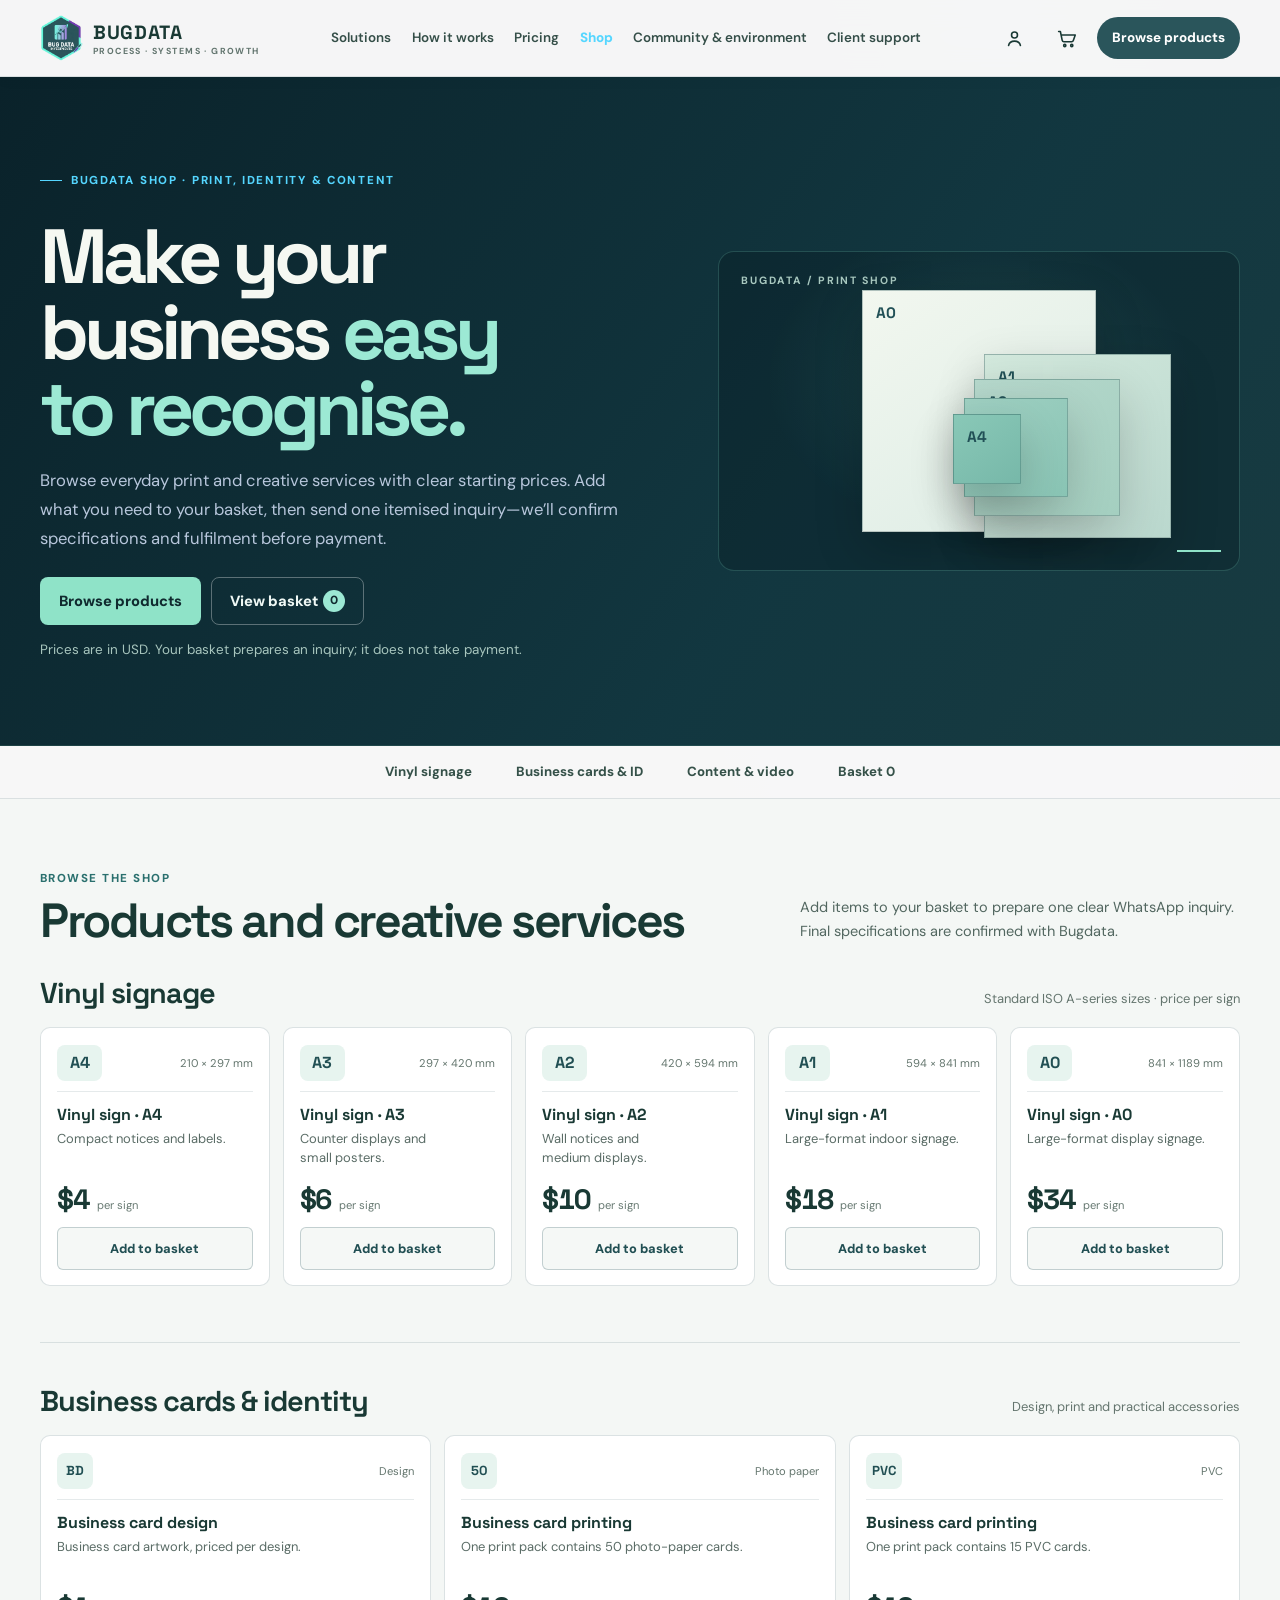
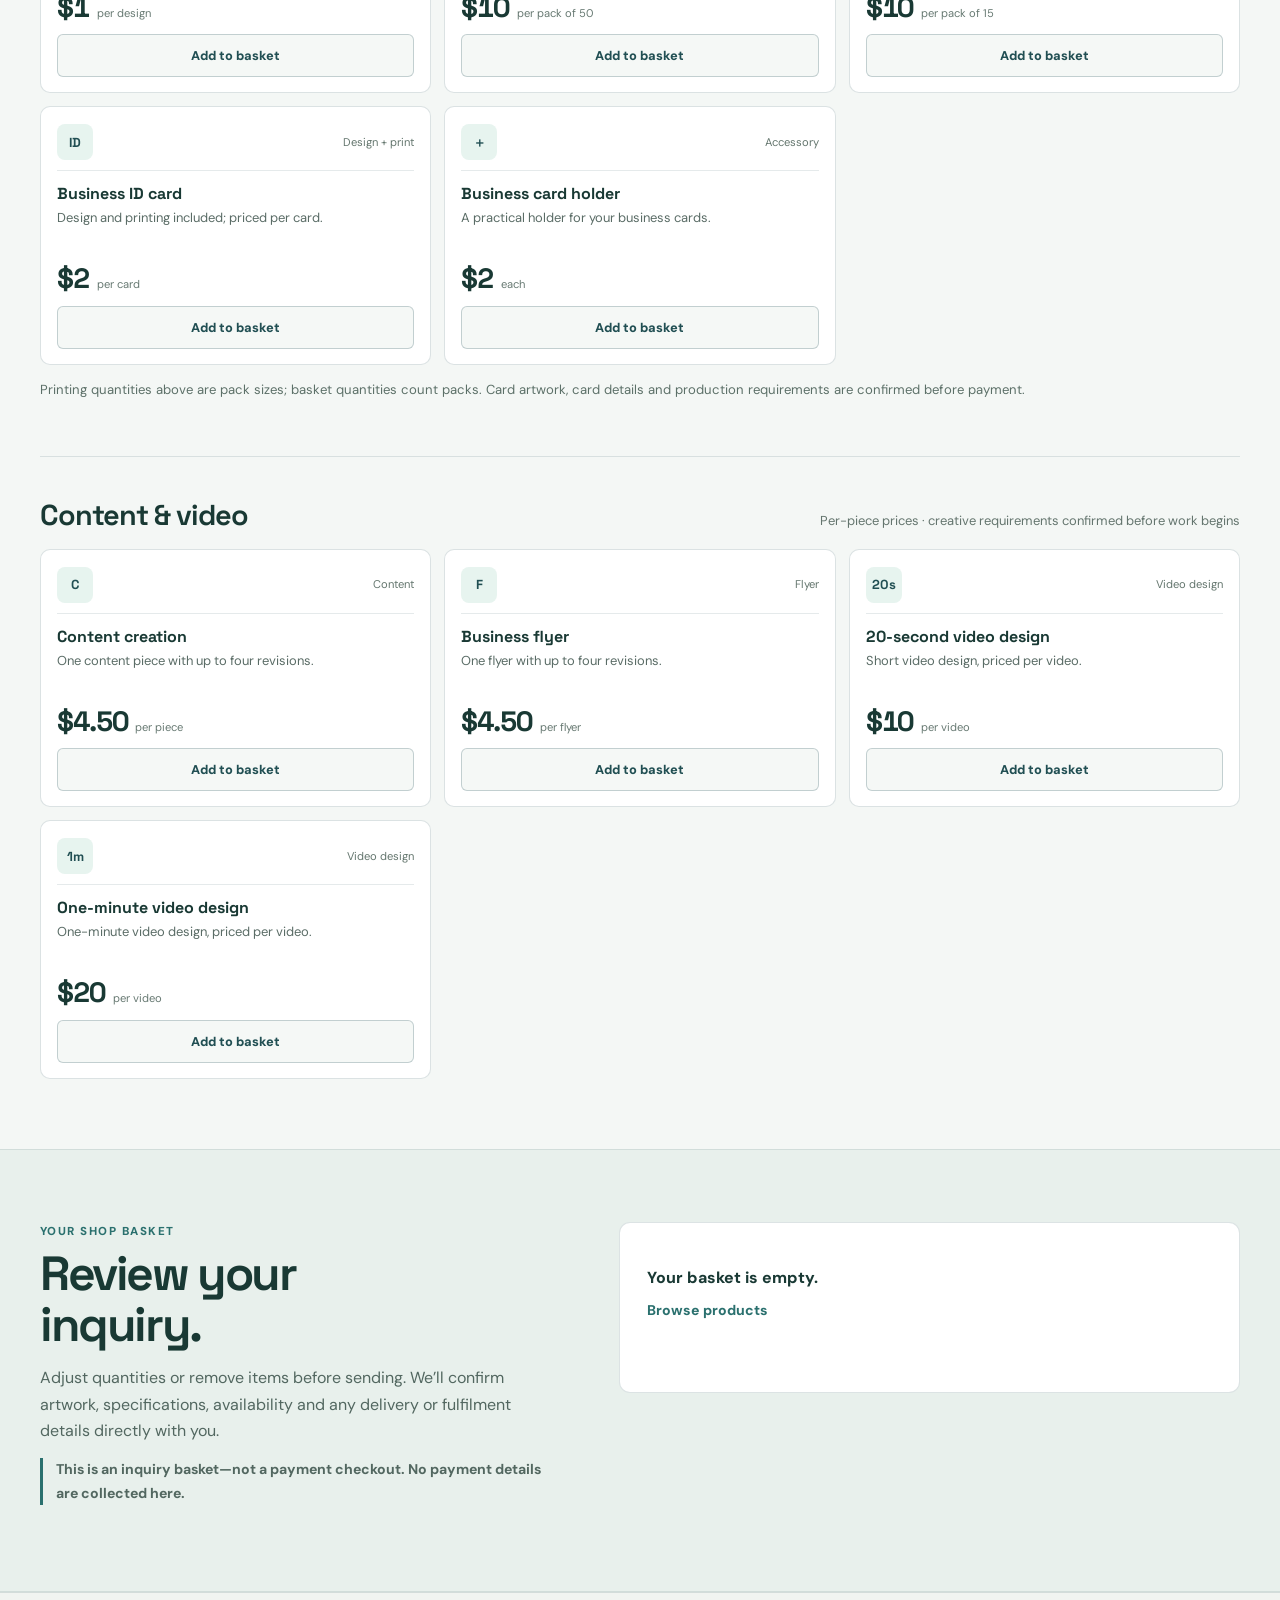
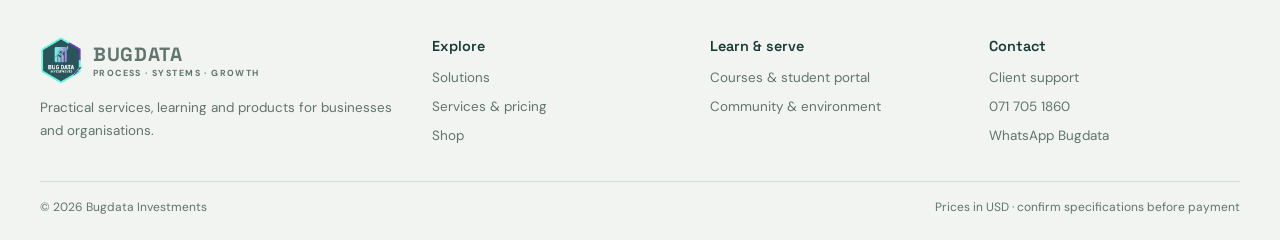
<file: shop.html>
<!doctype html>
<html lang="en">
<head>
  <meta charset="utf-8">
  <meta name="viewport" content="width=device-width, initial-scale=1">
  <meta name="theme-color" content="#102a2f">
  <meta name="description" content="Shop Bugdata vinyl signs, business cards, ID cards, holders, flyers and video designs. Build an itemised basket and send an inquiry on WhatsApp.">
  <meta name="keywords" content="business cards Zimbabwe, vinyl signage, business ID cards, flyer design, video design, content creation">
  <title>Business Cards, Video &amp; Print Shop | Bugdata Investments</title>
  <link rel="canonical" href="https://bugdata.co.zw/shop.html">
  <meta property="og:type" content="website">
  <meta property="og:site_name" content="Bugdata Investments">
  <meta property="og:title" content="Business Cards, Video &amp; Print Shop | Bugdata Investments">
  <meta property="og:description" content="Browse Bugdata print, identity and content products. Build an itemised basket and ask us to confirm your order on WhatsApp.">
  <meta property="og:url" content="https://bugdata.co.zw/shop.html">
  <meta property="og:image" content="https://bugdata.co.zw/assets/bugdata-logo.png">
  <meta name="twitter:card" content="summary">
  <meta name="twitter:title" content="Business Cards, Video &amp; Print Shop | Bugdata Investments">
  <meta name="twitter:description" content="Browse Bugdata print, identity and content products. Build an itemised basket and ask us to confirm your order on WhatsApp.">
  <meta name="twitter:image" content="https://bugdata.co.zw/assets/bugdata-logo.png">
  <link rel="icon" type="image/png" href="assets/bugdata-logo.png">
  <link rel="apple-touch-icon" href="assets/bugdata-logo.png">
  <link rel="stylesheet" href="assets/brand-pages.css">
  <link rel="stylesheet" href="assets/ux-refinements.css">
  <link rel="stylesheet" href="assets/cosmic-interface.css">
  <link rel="stylesheet" href="assets/operations-refresh.css">
  <link rel="stylesheet" href="assets/shop.css">
</head>
<body class="bd-page">
  <a class="bd-skip" href="#main">Skip to content</a>
  <header class="bd-nav">
    <div class="bd-wrap bd-nav-inner">
      <a class="bd-brand" href="index.html" aria-label="Bugdata home"><img src="assets/bugdata-logo.png" alt="" width="44" height="48"><span>BUGDATA<small>PROCESS · SYSTEMS · GROWTH</small></span></a>
      <nav class="bd-links" id="bdLinks" aria-label="Main navigation">
        <a href="solutions.html">Solutions</a><a href="process.html">How it works</a><a href="website-design.html">Pricing</a><a href="shop.html" aria-current="page">Shop</a><a href="community.html">Community &amp; environment</a><a href="support.html">Client support</a>
      </nav>
      <div class="header-utility">
        <a class="header-account" href="support.html#account" aria-label="Sign in or create a Bugdata client account" title="Client account"><svg aria-hidden="true" viewBox="0 0 24 24" focusable="false"><circle cx="12" cy="8" r="3.4"/><path d="M5.2 20c.8-3.3 3.2-5 6.8-5s6 1.7 6.8 5"/></svg></a>
        <a class="header-cart" href="#shop-cart" aria-label="View Shop basket, 0 items" title="Shop basket"><svg aria-hidden="true" viewBox="0 0 24 24" focusable="false"><path d="M3 4h2l2.1 10.1a2 2 0 0 0 2 1.6h8.8a2 2 0 0 0 1.9-1.4L22 8H6"/><circle cx="10" cy="20" r="1.25"/><circle cx="18" cy="20" r="1.25"/></svg><span class="cart-count" data-cart-count hidden>0</span></a>
        <a class="bd-nav-cta" href="#catalog">Browse products</a>
      </div>
      <button class="bd-menu" id="bdMenu" type="button" aria-label="Open navigation" aria-expanded="false" aria-controls="bdLinks"><svg aria-hidden="true" viewBox="0 0 24 24" focusable="false"><path d="M4 6h16M4 12h16M4 18h16"/></svg></button>
    </div>
  </header>

  <main id="main">
    <section class="shop-hero">
      <div class="bd-wrap shop-hero-grid">
        <div class="shop-hero-copy">
          <p class="bd-eyebrow">Bugdata shop · print, identity &amp; content</p>
          <h1 class="bd-title">Make your business <span class="shop-highlight">easy to recognise.</span></h1>
          <p class="bd-lede">Browse everyday print and creative services with clear starting prices. Add what you need to your basket, then send one itemised inquiry—we’ll confirm specifications and fulfilment before payment.</p>
          <div class="shop-actions"><a class="shop-primary" href="#catalog">Browse products</a><a class="shop-secondary" href="#shop-cart">View basket <span class="shop-basket-inline" data-shop-count>0</span></a></div>
          <p class="shop-hero-note">Prices are in USD. Your basket prepares an inquiry; it does not take payment.</p>
        </div>
        <div class="signage-art" aria-hidden="true"><span class="art-caption">BUGDATA / PRINT SHOP</span><div class="sheet sheet-a0"><span>A0</span></div><div class="sheet sheet-a1"><span>A1</span></div><div class="sheet sheet-a2"><span>A2</span></div><div class="sheet sheet-a3"><span>A3</span></div><div class="sheet sheet-a4"><span>A4</span></div><span class="art-rule"></span></div>
      </div>
    </section>

    <nav class="shop-categories" aria-label="Shop categories"><div class="bd-wrap"><a href="#signage">Vinyl signage</a><a href="#business-cards">Business cards &amp; ID</a><a href="#creative">Content &amp; video</a><a href="#shop-cart">Basket <span data-shop-count>0</span></a></div></nav>

    <section class="shop-section" id="catalog" aria-labelledby="catalog-title">
      <div class="bd-wrap">
        <div class="shop-section-heading"><div><p class="shop-kicker">Browse the shop</p><h2 id="catalog-title">Products and creative services</h2></div><p>Add items to your basket to prepare one clear WhatsApp inquiry. Final specifications are confirmed with Bugdata.</p></div>

        <section class="product-group" id="signage" aria-labelledby="signage-title">
          <div class="group-heading"><h3 id="signage-title">Vinyl signage</h3><p>Standard ISO A-series sizes · price per sign</p></div>
          <div class="product-grid product-grid-five">
            <article class="product-card"><div class="product-top"><span class="product-mark">A4</span><span class="product-meta">210 × 297 mm</span></div><h4>Vinyl sign · A4</h4><p>Compact notices and labels.</p><div class="product-price"><strong>$4</strong><span>per sign</span></div><button class="add-to-cart" type="button" data-product="vinyl-a4">Add to basket</button></article>
            <article class="product-card"><div class="product-top"><span class="product-mark">A3</span><span class="product-meta">297 × 420 mm</span></div><h4>Vinyl sign · A3</h4><p>Counter displays and small posters.</p><div class="product-price"><strong>$6</strong><span>per sign</span></div><button class="add-to-cart" type="button" data-product="vinyl-a3">Add to basket</button></article>
            <article class="product-card"><div class="product-top"><span class="product-mark">A2</span><span class="product-meta">420 × 594 mm</span></div><h4>Vinyl sign · A2</h4><p>Wall notices and medium displays.</p><div class="product-price"><strong>$10</strong><span>per sign</span></div><button class="add-to-cart" type="button" data-product="vinyl-a2">Add to basket</button></article>
            <article class="product-card"><div class="product-top"><span class="product-mark">A1</span><span class="product-meta">594 × 841 mm</span></div><h4>Vinyl sign · A1</h4><p>Large-format indoor signage.</p><div class="product-price"><strong>$18</strong><span>per sign</span></div><button class="add-to-cart" type="button" data-product="vinyl-a1">Add to basket</button></article>
            <article class="product-card"><div class="product-top"><span class="product-mark">A0</span><span class="product-meta">841 × 1189 mm</span></div><h4>Vinyl sign · A0</h4><p>Large-format display signage.</p><div class="product-price"><strong>$34</strong><span>per sign</span></div><button class="add-to-cart" type="button" data-product="vinyl-a0">Add to basket</button></article>
          </div>
        </section>

        <section class="product-group" id="business-cards" aria-labelledby="cards-title">
          <div class="group-heading"><h3 id="cards-title">Business cards &amp; identity</h3><p>Design, print and practical accessories</p></div>
          <div class="product-grid">
            <article class="product-card"><div class="product-top"><span class="product-icon" aria-hidden="true">BD</span><span class="product-meta">Design</span></div><h4>Business card design</h4><p>Business card artwork, priced per design.</p><div class="product-price"><strong>$1</strong><span>per design</span></div><button class="add-to-cart" type="button" data-product="card-design">Add to basket</button></article>
            <article class="product-card"><div class="product-top"><span class="product-icon" aria-hidden="true">50</span><span class="product-meta">Photo paper</span></div><h4>Business card printing</h4><p>One print pack contains 50 photo-paper cards.</p><div class="product-price"><strong>$10</strong><span>per pack of 50</span></div><button class="add-to-cart" type="button" data-product="cards-photo-50">Add to basket</button></article>
            <article class="product-card"><div class="product-top"><span class="product-icon" aria-hidden="true">PVC</span><span class="product-meta">PVC</span></div><h4>Business card printing</h4><p>One print pack contains 15 PVC cards.</p><div class="product-price"><strong>$10</strong><span>per pack of 15</span></div><button class="add-to-cart" type="button" data-product="cards-pvc-15">Add to basket</button></article>
            <article class="product-card"><div class="product-top"><span class="product-icon" aria-hidden="true">ID</span><span class="product-meta">Design + print</span></div><h4>Business ID card</h4><p>Design and printing included; priced per card.</p><div class="product-price"><strong>$2</strong><span>per card</span></div><button class="add-to-cart" type="button" data-product="business-id">Add to basket</button></article>
            <article class="product-card"><div class="product-top"><span class="product-icon" aria-hidden="true">＋</span><span class="product-meta">Accessory</span></div><h4>Business card holder</h4><p>A practical holder for your business cards.</p><div class="product-price"><strong>$2</strong><span>each</span></div><button class="add-to-cart" type="button" data-product="card-holder">Add to basket</button></article>
          </div>
          <p class="pricing-note">Printing quantities above are pack sizes; basket quantities count packs. Card artwork, card details and production requirements are confirmed before payment.</p>
        </section>

        <section class="product-group" id="creative" aria-labelledby="creative-title">
          <div class="group-heading"><h3 id="creative-title">Content &amp; video</h3><p>Per-piece prices · creative requirements confirmed before work begins</p></div>
          <div class="product-grid">
            <article class="product-card"><div class="product-top"><span class="product-icon" aria-hidden="true">C</span><span class="product-meta">Content</span></div><h4>Content creation</h4><p>One content piece with up to four revisions.</p><div class="product-price"><strong>$4.50</strong><span>per piece</span></div><button class="add-to-cart" type="button" data-product="content-piece">Add to basket</button></article>
            <article class="product-card"><div class="product-top"><span class="product-icon" aria-hidden="true">F</span><span class="product-meta">Flyer</span></div><h4>Business flyer</h4><p>One flyer with up to four revisions.</p><div class="product-price"><strong>$4.50</strong><span>per flyer</span></div><button class="add-to-cart" type="button" data-product="business-flyer">Add to basket</button></article>
            <article class="product-card"><div class="product-top"><span class="product-icon" aria-hidden="true">20s</span><span class="product-meta">Video design</span></div><h4>20-second video design</h4><p>Short video design, priced per video.</p><div class="product-price"><strong>$10</strong><span>per video</span></div><button class="add-to-cart" type="button" data-product="video-20">Add to basket</button></article>
            <article class="product-card"><div class="product-top"><span class="product-icon" aria-hidden="true">1m</span><span class="product-meta">Video design</span></div><h4>One-minute video design</h4><p>One-minute video design, priced per video.</p><div class="product-price"><strong>$20</strong><span>per video</span></div><button class="add-to-cart" type="button" data-product="video-60">Add to basket</button></article>
          </div>
        </section>
      </div>
    </section>

    <section class="order-section" id="shop-cart" aria-labelledby="cart-title">
      <div class="bd-wrap cart-layout">
        <div class="cart-intro"><p class="shop-kicker">Your Shop basket</p><h2 id="cart-title">Review your inquiry.</h2><p>Adjust quantities or remove items before sending. We’ll confirm artwork, specifications, availability and any delivery or fulfilment details directly with you.</p><p class="cart-notice">This is an inquiry basket—not a payment checkout. No payment details are collected here.</p></div>
        <div class="cart-panel" aria-label="Shop basket">
          <div id="cartEmpty" class="cart-empty"><p>Your basket is empty.</p><a href="#catalog">Browse products</a></div>
          <div id="cartContents" hidden>
            <div id="cartItems" class="cart-items"></div>
            <div class="cart-total"><span>Listed subtotal</span><strong id="shopTotal" aria-live="polite">$0.00 USD</strong></div>
            <p class="cart-small">Subtotal uses the displayed prices and selected quantities. Final specifications and any delivery or additional charges are confirmed before payment.</p>
            <a class="shop-primary order-submit" id="shopInquiry" href="https://wa.me/263717051860" target="_blank" rel="noopener">Send inquiry on WhatsApp</a>
            <button class="clear-cart" id="clearCart" type="button">Empty basket</button>
          </div>
          <p class="cart-status" id="cartStatus" role="status" aria-live="polite"></p>
        </div>
      </div>
    </section>
  </main>

  <footer class="bd-footer"><div class="bd-wrap"><div class="bd-footer-grid"><div><a class="bd-brand" href="index.html"><img src="assets/bugdata-logo.png" alt="" width="44" height="48"><span>BUGDATA<small>PROCESS · SYSTEMS · GROWTH</small></span></a><p>Practical services, learning and products for businesses and organisations.</p></div><div><h3>Explore</h3><div class="bd-footer-links"><a href="solutions.html">Solutions</a><a href="website-design.html">Services &amp; pricing</a><a href="shop.html" aria-current="page">Shop</a></div></div><div><h3>Learn &amp; serve</h3><div class="bd-footer-links"><a href="courses.html">Courses &amp; student portal</a><a href="community.html">Community &amp; environment</a></div></div><div><h3>Contact</h3><div class="bd-footer-links"><a href="support.html">Client support</a><a href="tel:+263717051860">071 705 1860</a><a href="https://wa.me/263717051860" target="_blank" rel="noopener">WhatsApp Bugdata</a></div></div></div><div class="bd-copyright"><span>© <span id="shopYear">2026</span> Bugdata Investments</span><span>Prices in USD · confirm specifications before payment</span></div></div></footer>
  <script src="assets/ux-refinements.js" defer></script>
  <script src="assets/cart-header.js" defer></script>
  <script src="assets/shop.js" defer></script>
</body>
</html>
</file>
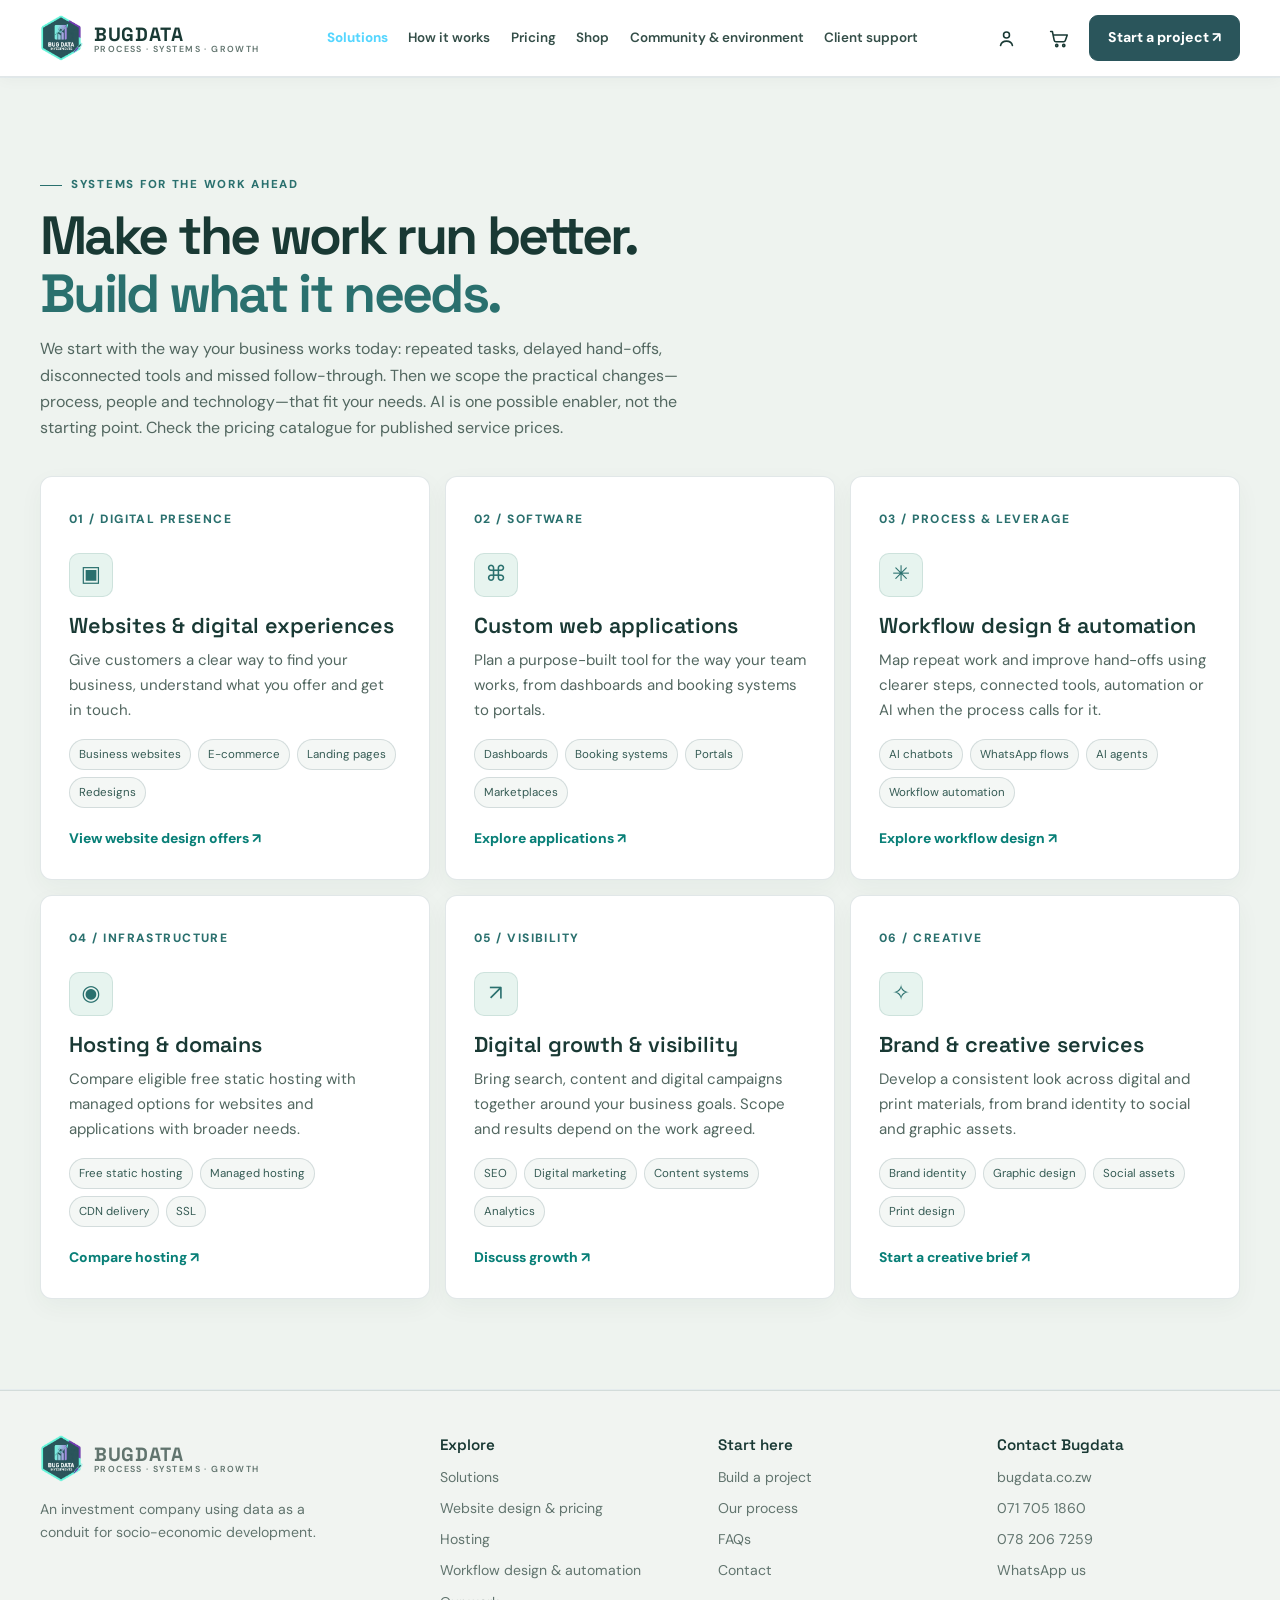
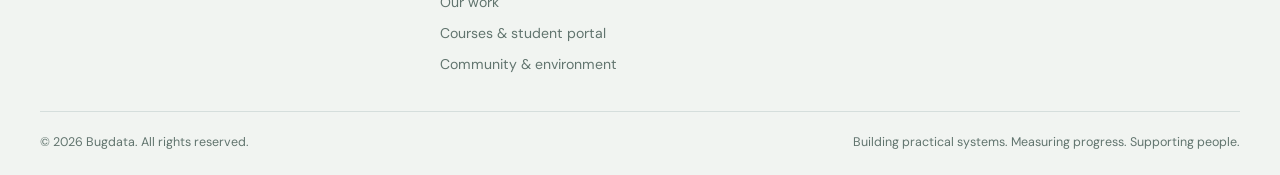
<file: solutions.html>
<!doctype html>
<html lang="en">
<head>
<meta charset="utf-8"><meta name="viewport" content="width=device-width, initial-scale=1">
<meta name="theme-color" content="#2a555b"><meta name="description" content="Explore Bugdata services for operating systems, practical workflows, websites, applications, visibility and creative work.">
<title>Business Systems & Digital Services | Bugdata Investments</title>
<meta property="og:title" content="Business Systems & Digital Services | Bugdata Investments">
<meta property="og:description" content="Explore Bugdata services for operating systems, practical workflows, websites, applications, visibility and creative work.">
<meta property="og:type" content="website">
<meta name="twitter:card" content="summary">
<link rel="icon" type="image/png" href="assets/bugdata-logo.png">
<link rel="apple-touch-icon" href="assets/bugdata-logo.png">
<link rel="preconnect" href="https://fonts.googleapis.com"><link rel="preconnect" href="https://fonts.gstatic.com" crossorigin>
<link href="https://fonts.googleapis.com/css2?family=DM+Sans:wght@400;500;600;700;800&family=Space+Grotesk:wght@400;500;600;700&display=swap" rel="stylesheet">
<style>
:root{--bg:#102a2f;--panel:#17393e;--panel2:#1e464a;--text:#f5fbf8;--muted:#b1c8c4;--line:rgba(183,235,221,.16);--accent:#61e3cf;--accent2:#8d4fae;--green:#87e0bc;--max:1200px;--radius:22px;--shadow:0 24px 80px rgba(0,0,0,.28)}
*{box-sizing:border-box}html{scroll-behavior:smooth;scroll-padding-top:90px}body{margin:0;background:radial-gradient(ellipse at 80% -10%,rgba(97,227,207,.13),transparent 35%),radial-gradient(ellipse at 0% 35%,rgba(141,79,174,.08),transparent 32%),var(--bg);color:var(--text);font-family:'DM Sans',sans-serif;line-height:1.6}a{color:inherit;text-decoration:none}button,input,textarea,select{font:inherit}.wrap{width:min(var(--max),calc(100% - 40px));margin:auto}.eyebrow{display:inline-flex;align-items:center;gap:9px;color:var(--accent);font-size:.75rem;font-weight:800;letter-spacing:.15em;text-transform:uppercase}.eyebrow:before{content:'';width:22px;height:1px;background:currentColor}.section{padding:105px 0}.section-head{max-width:720px;margin-bottom:42px}.section-head h2{font:600 clamp(2.1rem,4vw,3.5rem)/1.08 'Space Grotesk';letter-spacing:-.055em;margin:15px 0}.section-head p{color:var(--muted);font-size:1.05rem}.gradient{background:linear-gradient(100deg,#f6fbff 5%,#77e7d5 48%,#b18ad0 95%);-webkit-background-clip:text;background-clip:text;color:transparent}.btn{display:inline-flex;justify-content:center;align-items:center;gap:10px;padding:14px 20px;border-radius:12px;font-weight:800;border:1px solid transparent;transition:.2s;cursor:pointer}.btn:hover{transform:translateY(-2px)}.btn-primary{background:var(--accent);color:#102a2f;box-shadow:0 10px 35px rgba(97,227,207,.18)}.btn-ghost{border-color:var(--line);background:rgba(255,255,255,.025);color:var(--text)}.btn-small{padding:10px 14px;font-size:.9rem}.nav{position:sticky;top:0;z-index:50;background:rgba(16,42,47,.86);backdrop-filter:blur(18px);border-bottom:1px solid var(--line)}.nav-inner{height:78px;display:flex;align-items:center;justify-content:space-between;gap:24px}.brand{display:flex;align-items:center;gap:11px;font:700 1.35rem 'Space Grotesk';letter-spacing:-.06em}.brand-logo{display:block;width:48px;height:52px;object-fit:contain;flex:0 0 auto;filter:drop-shadow(0 5px 12px rgba(0,0,0,.22))}.brand small{display:block;font:600 .55rem 'DM Sans';letter-spacing:.2em;color:var(--muted);margin-top:-4px}.nav-links{display:flex;align-items:center;gap:25px;color:#d3e3df;font-size:.9rem}.nav-links a:hover{color:var(--accent)}.menu-btn{display:none;background:none;border:1px solid var(--line);color:white;border-radius:10px;padding:8px 11px}.hero{padding:92px 0 78px;position:relative;overflow:hidden}.hero-grid{display:grid;grid-template-columns:.9fr 1.1fr;gap:42px;align-items:center}.hero h1{font:600 clamp(3.2rem,7vw,6.3rem)/.98 'Space Grotesk';letter-spacing:-.075em;margin:22px 0}.hero-copy{font-size:1.13rem;color:#c1d5d0;max-width:590px}.hero-actions{display:flex;gap:12px;flex-wrap:wrap;margin:30px 0 24px}.micro-proof{display:flex;gap:18px;flex-wrap:wrap;color:#b1c8c4;font-size:.82rem}.micro-proof span{display:flex;align-items:center;gap:7px}.dot{width:7px;height:7px;border-radius:50%;background:var(--green);box-shadow:0 0 14px var(--green)}.visual{min-height:480px;position:relative;display:grid;place-items:center}.orbit{position:absolute;width:410px;height:410px;border:1px solid rgba(97,227,207,.16);border-radius:50%;box-shadow:0 0 100px rgba(97,227,207,.06),inset 0 0 90px rgba(97,227,207,.04)}.orbit:before,.orbit:after{content:'';position:absolute;inset:35px;border:1px dashed rgba(141,79,174,.22);border-radius:50%}.orbit:after{inset:82px;border-style:solid;border-color:rgba(97,227,207,.12)}.core{width:225px;height:225px;border-radius:34px;background:linear-gradient(145deg,#28565b,#122a30 65%);border:1px solid rgba(97,227,207,.3);box-shadow:0 25px 90px rgba(0,0,0,.5),0 0 65px rgba(97,227,207,.13);display:flex;flex-direction:column;align-items:center;justify-content:center;position:relative;z-index:2}.hero-logo{width:min(145px,72%);height:auto;max-height:160px;object-fit:contain;filter:drop-shadow(0 12px 22px rgba(0,0,0,.22))}.float-card{position:absolute;z-index:3;padding:13px 15px;border:1px solid var(--line);background:rgba(23,57,62,.92);backdrop-filter:blur(12px);border-radius:15px;box-shadow:var(--shadow);font-size:.82rem}.float-card b{display:block;font-size:.9rem}.float-card small{color:var(--muted)}.float-one{top:40px;left:0}.float-two{right:-4px;top:110px}.float-three{bottom:42px;left:12px}.float-four{bottom:12px;right:5px}.mini-icon{display:inline-grid;place-items:center;width:28px;height:28px;border-radius:9px;background:rgba(97,227,207,.12);color:var(--accent);margin-right:8px}.ticker{border-block:1px solid var(--line);background:rgba(255,255,255,.018)}.ticker-inner{display:flex;justify-content:space-between;gap:20px;flex-wrap:wrap;padding:20px 0;color:#b1c8c4;font-size:.83rem;font-weight:700;letter-spacing:.06em}.ticker span{display:flex;align-items:center;gap:9px}.ticker i{color:var(--accent);font-style:normal}.service-grid{display:grid;grid-template-columns:repeat(3,1fr);gap:15px}.service-card,.panel-card{border:1px solid var(--line);background:linear-gradient(145deg,rgba(40,86,91,.86),rgba(18,42,48,.9));border-radius:var(--radius);padding:25px;transition:.25s;position:relative;overflow:hidden}.service-card:hover{transform:translateY(-5px);border-color:rgba(97,227,207,.45);box-shadow:var(--shadow)}.service-card .num{color:var(--accent);font-size:.75rem;font-weight:800;letter-spacing:.12em}.service-icon{width:48px;height:48px;border-radius:14px;display:grid;place-items:center;background:rgba(97,227,207,.1);color:var(--accent);font-size:1.35rem;margin:22px 0 15px}.service-card h3{font:600 1.35rem 'Space Grotesk';margin:0 0 9px}.service-card p{color:var(--muted);font-size:.94rem;margin:0 0 16px}.tags{display:flex;gap:7px;flex-wrap:wrap}.tag{font-size:.72rem;color:#d2e4de;padding:5px 9px;border:1px solid var(--line);border-radius:30px}.service-card a{display:inline-flex;margin-top:19px;color:var(--accent);font-weight:800;font-size:.87rem}.hosting{background:linear-gradient(135deg,rgba(36,81,86,.65),rgba(18,42,48,.8));border-block:1px solid var(--line)}.hosting-grid{display:grid;grid-template-columns:1fr 1fr;gap:18px}.hosting-card{border:1px solid var(--line);border-radius:25px;padding:32px;background:rgba(16,42,47,.75);position:relative}.hosting-card.featured{border-color:rgba(97,227,207,.5);background:linear-gradient(145deg,rgba(42,85,91,.42),rgba(18,42,48,.92));box-shadow:0 20px 70px rgba(97,227,207,.07)}.hosting-card h3{font:600 1.65rem 'Space Grotesk';margin:13px 0 5px}.hosting-card .price{font:700 2.7rem 'Space Grotesk';letter-spacing:-.06em;margin:15px 0}.hosting-card p{color:var(--muted)}.checklist{padding:0;list-style:none;margin:22px 0}.checklist li{padding:8px 0;color:#e4efea;font-size:.93rem}.checklist li:before{content:'✓';color:var(--green);font-weight:900;margin-right:10px}.note{font-size:.78rem!important;color:#a0bab5!important}.pill{display:inline-flex;padding:6px 10px;border-radius:30px;background:rgba(97,227,207,.1);color:var(--accent);font-size:.72rem;font-weight:800;letter-spacing:.08em;text-transform:uppercase}.split{display:grid;grid-template-columns:.9fr 1.1fr;gap:55px;align-items:center}.feature-stack{display:grid;gap:12px}.feature-row{display:flex;gap:15px;padding:18px;border:1px solid var(--line);border-radius:16px;background:rgba(255,255,255,.025)}.feature-row .service-icon{flex:0 0 44px;width:44px;height:44px;margin:0}.feature-row h4{margin:0 0 3px;font:600 1.03rem 'Space Grotesk'}.feature-row p{margin:0;color:var(--muted);font-size:.86rem}.demo-window{border:1px solid rgba(97,227,207,.25);background:#16383e;border-radius:23px;padding:20px;box-shadow:var(--shadow);min-height:350px}.window-top{display:flex;gap:6px;border-bottom:1px solid var(--line);padding-bottom:15px}.window-top i{width:8px;height:8px;border-radius:50%;background:#56817d}.chat{padding:24px 5px;display:grid;gap:13px}.bubble{padding:13px 15px;border-radius:15px;max-width:85%;font-size:.88rem}.bubble.bot{background:#245056;color:#f2f8f4;border:1px solid rgba(97,227,207,.14)}.bubble.user{justify-self:end;background:var(--accent);color:#102a2f}.demo-input{display:flex;gap:8px;margin-top:12px}.demo-input input{min-width:0;flex:1;background:#102a2f;border:1px solid var(--line);border-radius:10px;padding:12px;color:white}.demo-input button{border:0;background:var(--accent);border-radius:10px;padding:0 15px;font-weight:900;color:#102a2f;cursor:pointer}.steps{display:grid;grid-template-columns:repeat(4,1fr);gap:12px}.step{padding:22px;border:1px solid var(--line);border-radius:18px;background:rgba(255,255,255,.02)}.step b{font:700 2rem 'Space Grotesk';color:var(--accent)}.step h3{font:600 1.05rem 'Space Grotesk';margin:10px 0 5px}.step p{font-size:.85rem;color:var(--muted);margin:0}.portfolio-grid{display:grid;grid-template-columns:repeat(2,1fr);gap:16px}.project{min-height:250px;padding:25px;border-radius:22px;border:1px solid var(--line);background:linear-gradient(135deg,#28565b,#122a30);position:relative;overflow:hidden;display:flex;flex-direction:column;justify-content:flex-end}.project:before{content:'';position:absolute;width:240px;height:240px;border-radius:50%;right:-55px;top:-70px;border:1px solid rgba(97,227,207,.28);box-shadow:0 0 0 30px rgba(97,227,207,.035),0 0 0 65px rgba(141,79,174,.035)}.project .project-label{color:var(--accent);font-size:.73rem;font-weight:800;letter-spacing:.12em;text-transform:uppercase;position:relative}.project h3{font:600 1.7rem 'Space Grotesk';margin:8px 0 3px;position:relative}.project p{color:#c1d5d0;margin:0;max-width:440px;font-size:.9rem;position:relative}.project a{position:relative;margin-top:15px;color:var(--accent);font-weight:800;font-size:.86rem}.project.wide{grid-column:span 2;min-height:220px}.config{display:grid;grid-template-columns:1fr .8fr;gap:22px}.config-box,.summary-box{border:1px solid var(--line);border-radius:22px;background:rgba(23,57,62,.8);padding:26px}.config-box h3,.summary-box h3{font:600 1.35rem 'Space Grotesk';margin:0 0 18px}.choice-grid{display:grid;grid-template-columns:repeat(2,1fr);gap:10px}.choice{position:relative}.choice input{position:absolute;opacity:0}.choice label{display:block;padding:14px;border:1px solid var(--line);border-radius:13px;color:#d6e8e2;cursor:pointer;transition:.2s;font-size:.9rem}.choice input:checked+label{border-color:var(--accent);background:rgba(97,227,207,.1);color:white}.field{display:grid;gap:7px;margin-top:15px}.field label{font-size:.82rem;color:#d2e4de;font-weight:700}.field input,.field textarea,.field select{width:100%;background:#102a2f;border:1px solid var(--line);border-radius:11px;padding:13px;color:white;outline:none}.field textarea{min-height:90px;resize:vertical}.summary-box{background:linear-gradient(145deg,rgba(30,70,74,.8),rgba(18,42,48,.95))}.summary-line{display:flex;justify-content:space-between;gap:15px;padding:12px 0;border-bottom:1px solid var(--line);font-size:.9rem}.summary-line span{color:var(--muted)}.summary-box .btn{width:100%;margin-top:20px}.faq{max-width:850px}.faq details{border-bottom:1px solid var(--line);padding:19px 0}.faq summary{cursor:pointer;list-style:none;font:600 1.08rem 'Space Grotesk';display:flex;justify-content:space-between;gap:15px}.faq summary:after{content:'+';color:var(--accent);font-size:1.4rem}.faq details[open] summary:after{content:'−'}.faq details p{color:var(--muted);max-width:760px}.cta{padding:75px 0}.cta-box{border:1px solid rgba(97,227,207,.28);border-radius:28px;padding:55px;background:radial-gradient(ellipse at 90% 0%,rgba(97,227,207,.16),transparent 45%),linear-gradient(135deg,#102a3b,#0b1926);text-align:center}.cta-box h2{font:600 clamp(2.2rem,5vw,4rem)/1.05 'Space Grotesk';letter-spacing:-.06em;margin:15px auto;max-width:780px}.cta-box p{color:var(--muted);max-width:620px;margin:0 auto 25px}.footer{border-top:1px solid var(--line);padding:45px 0 25px}.footer-grid{display:grid;grid-template-columns:1.5fr 1fr 1fr 1fr;gap:35px}.footer p,.footer a{color:var(--muted);font-size:.88rem}.footer h4{font:600 .95rem 'Space Grotesk';margin:0 0 12px}.footer-links{display:grid;gap:8px}.copyright{border-top:1px solid var(--line);margin-top:35px;padding-top:20px;color:#8aa6a1;font-size:.78rem;display:flex;justify-content:space-between;gap:15px;flex-wrap:wrap}.toast{position:fixed;bottom:20px;left:50%;transform:translate(-50%,20px);opacity:0;pointer-events:none;background:#dffaf3;color:#102a2f;padding:12px 18px;border-radius:12px;font-weight:700;z-index:100;transition:.25s}.toast.show{opacity:1;transform:translate(-50%,0)}
@media(max-width:900px){.nav-links{display:none;position:absolute;top:78px;left:0;right:0;padding:20px;background:#122a30;border-bottom:1px solid var(--line);flex-direction:column;align-items:stretch}.nav-links.open{display:flex}.menu-btn{display:block}.nav-cta{display:none}.hero-grid,.split,.config{grid-template-columns:1fr}.visual{min-height:410px;max-width:560px;width:100%;margin:auto}.service-grid{grid-template-columns:repeat(2,1fr)}.steps{grid-template-columns:repeat(2,1fr)}.footer-grid{grid-template-columns:repeat(2,1fr)}}
@media(max-width:600px){.wrap{width:min(100% - 30px,var(--max))}.section{padding:75px 0}.hero{padding:65px 0 55px}.hero h1{font-size:clamp(3rem,15vw,4.5rem)}.hero-copy{font-size:1rem}.visual{min-height:340px;transform:scale(.88);margin:-10px auto}.orbit{width:330px;height:330px}.core{width:180px;height:180px}.float-one{left:-4px;top:10px}.float-two{right:-10px;top:65px}.float-three{left:-8px;bottom:15px}.float-four{right:-10px;bottom:0}.service-grid,.hosting-grid,.portfolio-grid,.choice-grid{grid-template-columns:1fr}.project.wide{grid-column:auto}.steps{grid-template-columns:1fr 1fr}.hosting-card{padding:24px}.config-box,.summary-box{padding:20px}.cta-box{padding:38px 22px}.footer-grid{grid-template-columns:1fr 1fr;gap:25px}.ticker-inner{justify-content:flex-start}.ticker span{min-width:42%}}
a:focus-visible,button:focus-visible,input:focus-visible,textarea:focus-visible,summary:focus-visible{outline:3px solid var(--accent);outline-offset:3px}.skip-link{position:absolute;top:-100px;left:15px;z-index:100;padding:12px 16px;background:var(--accent);color:#102a2f;border-radius:10px;font-weight:800}.skip-link:focus{top:15px}
@media(prefers-reduced-motion:reduce){*,*:before,*:after{scroll-behavior:auto!important;transition:none!important}}
/* Homepage hero image alignment: preserve the supplied landscape composition on desktop and mobile. */
.visual{min-height:0;display:block;place-items:unset;width:100%;margin:0 auto;overflow:hidden;border:1px solid rgba(97,227,207,.24);border-radius:22px;background:#102a2f;box-shadow:var(--shadow)}
.home-hero-image{display:block;width:100%;height:auto;aspect-ratio:1672/941;object-fit:cover;object-position:center}
.visual figcaption{padding:10px 14px;color:#c1d5d0;background:rgba(16,42,47,.88);font-size:.78rem}
@media(max-width:900px){.visual{max-width:720px;width:100%;margin:0 auto}}
@media(max-width:600px){.visual{min-height:0;transform:none;margin:0 auto;border-radius:16px}.home-hero-image{aspect-ratio:16/9}.visual figcaption{padding:9px 11px;font-size:.72rem}}
/* Glassmorphism + motion: restrained surfaces, readable contrast, and reduced-motion support. */
@keyframes bd-rise-in{from{opacity:0;transform:translateY(16px)}to{opacity:1;transform:translateY(0)}}
@keyframes bd-fade-in{from{opacity:0;transform:translateY(8px) scale(.99)}to{opacity:1;transform:translateY(0) scale(1)}}
.nav{background:rgba(16,42,47,.68);border-bottom-color:rgba(183,235,221,.22);box-shadow:0 12px 36px rgba(4,18,20,.14);backdrop-filter:blur(22px) saturate(145%);-webkit-backdrop-filter:blur(22px) saturate(145%)}
.service-card,.hosting-card,.feature-row,.step,.project,.config-box,.summary-box{background-color:rgba(23,57,62,.52);backdrop-filter:blur(16px) saturate(128%);-webkit-backdrop-filter:blur(16px) saturate(128%);border-color:rgba(183,235,221,.2);box-shadow:inset 0 1px 0 rgba(255,255,255,.055)}
.service-card{background:linear-gradient(145deg,rgba(40,86,91,.5),rgba(18,42,48,.66))}
.hosting-card.featured,.summary-box{background:linear-gradient(145deg,rgba(42,85,91,.48),rgba(18,42,48,.72))}
.feature-row:hover,.step:hover,.project:hover,.hosting-card:hover,.config-box:hover,.summary-box:hover{transform:translateY(-4px);border-color:rgba(97,227,207,.4);box-shadow:0 18px 44px rgba(3,20,22,.22),inset 0 1px 0 rgba(255,255,255,.08)}
.feature-row,.step,.project,.hosting-card,.config-box,.summary-box{transition:transform .28s ease,border-color .28s ease,box-shadow .28s ease}
.visual{border-color:rgba(97,227,207,.36);box-shadow:0 26px 72px rgba(0,0,0,.28),0 0 0 1px rgba(255,255,255,.035),inset 0 1px 0 rgba(255,255,255,.16)}
.visual figcaption{background:rgba(16,42,47,.7);backdrop-filter:blur(14px);-webkit-backdrop-filter:blur(14px)}
@media(prefers-reduced-motion:no-preference){.hero-grid>div:first-child{animation:bd-rise-in .72s cubic-bezier(.2,.7,.25,1) both}.hero-grid>.visual{animation:bd-fade-in .82s .1s cubic-bezier(.2,.7,.25,1) both}}
@media(prefers-reduced-motion:reduce){*,*:before,*:after{animation:none!important;scroll-behavior:auto!important;transition:none!important}}
/* Editorial rhythm inspired by the reviewed references: brighter content stages, focused glass, stronger image balance. */
.light-section{background:radial-gradient(ellipse at 96% 0%,rgba(97,227,207,.11),transparent 34%),#edf4f1;color:#173b3e}
.light-section .section-head h2{color:#173b3e}
.light-section .section-head p{color:#526d69}
.light-section .gradient{background-image:linear-gradient(100deg,#168d82 8%,#477d8a 54%,#80509d 100%)}
.light-section .service-card,.light-section .step{background:rgba(255,255,255,.78);border-color:rgba(23,59,62,.12);backdrop-filter:blur(16px) saturate(125%);-webkit-backdrop-filter:blur(16px) saturate(125%);box-shadow:0 14px 36px rgba(19,54,55,.07),inset 0 1px 0 rgba(255,255,255,.8)}
.light-section .service-card h3,.light-section .step h3{color:#173b3e}
.light-section .service-card p,.light-section .step p{color:#536c68}
.light-section .service-card .num,.light-section .step b{color:#168d82}
.light-section .tag{color:#3b5d5a;border-color:rgba(23,59,62,.18);background:rgba(255,255,255,.45)}
.light-section .service-card a{color:#087f77}
.light-section .service-card:hover,.light-section .step:hover{border-color:rgba(22,141,130,.38);box-shadow:0 22px 46px rgba(19,54,55,.13),inset 0 1px 0 rgba(255,255,255,.9)}
.light-section .project{background:linear-gradient(135deg,#28565b,#122a30);border-color:rgba(23,59,62,.16);color:#f5fbf8}
.light-section .project h3{color:#f5fbf8}
.light-section .project p{color:#c1d5d0}
@media(max-width:900px){.hero-grid{gap:30px}}
@media(max-width:600px){.hero-grid{gap:28px}}
@media(prefers-reduced-motion:reduce){*,*:before,*:after{animation:none!important;scroll-behavior:auto!important;transition:none!important}}
</style>


<style>
/* Shared brand environment: the supplied business image sits behind every page. */
body{background-image:linear-gradient(rgba(7,25,35,.84),rgba(7,25,35,.9)),url('assets/background/bugdata-robot-background.webp');background-position:center top;background-size:cover;background-attachment:fixed;background-repeat:no-repeat}
@media(max-width:700px){body{background-attachment:scroll;background-position:center top}}
</style>


<link rel="canonical" href="https://bugdata.co.zw/solutions.html">
<meta property="og:url" content="https://bugdata.co.zw/solutions.html">
<meta property="og:site_name" content="Bugdata Investments">
<meta property="og:image" content="https://bugdata.co.zw/assets/bugdata-logo.png">
<meta name="twitter:title" content="Business Systems & Digital Services | Bugdata Investments">
<meta name="twitter:description" content="Explore Bugdata services for operating systems, practical workflows, websites, applications, visibility and creative work.">
<meta name="twitter:image" content="https://bugdata.co.zw/assets/bugdata-logo.png">
  <link rel="stylesheet" href="assets/ux-refinements.css">
  <link rel="stylesheet" href="assets/cosmic-interface.css">
  <link rel="stylesheet" href="assets/operations-refresh.css">
</head>
<body>
<a class="skip-link" href="#main">Skip to content</a>
<header class="nav"><div class="wrap nav-inner"><a class="brand" href="index.html" aria-label="Bugdata home"><img class="brand-logo" src="assets/bugdata-logo.png" alt="Bugdata Investments logo" width="48" height="52"><span>BUGDATA<small>PROCESS · SYSTEMS · GROWTH</small></span></a><nav class="nav-links" id="navLinks" aria-label="Main navigation"><a href="solutions.html" aria-current="page">Solutions</a><a href="process.html">How it works</a><a href="website-design.html">Pricing</a><a href="shop.html">Shop</a><a href="community.html">Community &amp; environment</a><a href="support.html">Client support</a></nav><div class="header-utility"><a class="header-account" href="support.html#account" aria-label="Sign in or create a Bugdata client account" title="Client account"><svg aria-hidden="true" viewBox="0 0 24 24" focusable="false"><circle cx="12" cy="8" r="3.4"/><path d="M5.2 20c.8-3.3 3.2-5 6.8-5s6 1.7 6.8 5"/></svg></a><a class="header-cart" href="support.html#cart" aria-label="View cart, 0 items"><svg aria-hidden="true" viewBox="0 0 24 24" focusable="false"><path d="M3 4h2l2.1 10.1a2 2 0 0 0 2 1.6h8.8a2 2 0 0 0 1.9-1.4L22 8H6"/><circle cx="10" cy="20" r="1.25"/><circle cx="18" cy="20" r="1.25"/></svg><span class="cart-count" data-cart-count hidden>0</span></a><a class="btn btn-primary btn-small nav-cta" href="start-project.html">Start a project ↗</a></div><button class="menu-btn" id="menuBtn" aria-label="Open navigation" aria-expanded="false" type="button" aria-controls="navLinks"><svg aria-hidden="true" viewBox="0 0 24 24" focusable="false"><path d="M4 6h16M4 12h16M4 18h16"/></svg></button></div></header>
<main id="main">
<section class="section light-section" id="solutions"><div class="wrap"><div class="section-head"><span class="eyebrow">Systems for the work ahead</span><h1>Make the work run better. <span class="gradient">Build what it needs.</span></h1><p>We start with the way your business works today: repeated tasks, delayed hand-offs, disconnected tools and missed follow-through. Then we scope the practical changes—process, people and technology—that fit your needs. AI is one possible enabler, not the starting point. Check the pricing catalogue for published service prices.</p></div><div class="service-grid">
<article class="service-card"><span class="num">01 / DIGITAL PRESENCE</span><div class="service-icon">▣</div><h3>Websites & digital experiences</h3><p>Give customers a clear way to find your business, understand what you offer and get in touch.</p><div class="tags"><span class="tag">Business websites</span><span class="tag">E-commerce</span><span class="tag">Landing pages</span><span class="tag">Redesigns</span></div><a href="website-design.html">View website design offers ↗</a></article>
<article class="service-card"><span class="num">02 / SOFTWARE</span><div class="service-icon">⌘</div><h3>Custom web applications</h3><p>Plan a purpose-built tool for the way your team works, from dashboards and booking systems to portals.</p><div class="tags"><span class="tag">Dashboards</span><span class="tag">Booking systems</span><span class="tag">Portals</span><span class="tag">Marketplaces</span></div><a href="start-project.html#builder" data-service="Custom web application">Explore applications ↗</a></article>
<article class="service-card"><span class="num">03 / PROCESS & LEVERAGE</span><div class="service-icon">✳</div><h3>Workflow design & automation</h3><p>Map repeat work and improve hand-offs using clearer steps, connected tools, automation or AI when the process calls for it.</p><div class="tags"><span class="tag">AI chatbots</span><span class="tag">WhatsApp flows</span><span class="tag">AI agents</span><span class="tag">Workflow automation</span></div><a href="ai-automation.html#ai">Explore workflow design ↗</a></article>
<article class="service-card"><span class="num">04 / INFRASTRUCTURE</span><div class="service-icon">◉</div><h3>Hosting & domains</h3><p>Compare eligible free static hosting with managed options for websites and applications with broader needs.</p><div class="tags"><span class="tag">Free static hosting</span><span class="tag">Managed hosting</span><span class="tag">CDN delivery</span><span class="tag">SSL</span></div><a href="hosting.html#hosting">Compare hosting ↗</a></article>
<article class="service-card"><span class="num">05 / VISIBILITY</span><div class="service-icon">↗</div><h3>Digital growth & visibility</h3><p>Bring search, content and digital campaigns together around your business goals. Scope and results depend on the work agreed.</p><div class="tags"><span class="tag">SEO</span><span class="tag">Digital marketing</span><span class="tag">Content systems</span><span class="tag">Analytics</span></div><a href="start-project.html#builder" data-service="Digital growth">Discuss growth ↗</a></article>
<article class="service-card"><span class="num">06 / CREATIVE</span><div class="service-icon">✧</div><h3>Brand & creative services</h3><p>Develop a consistent look across digital and print materials, from brand identity to social and graphic assets.</p><div class="tags"><span class="tag">Brand identity</span><span class="tag">Graphic design</span><span class="tag">Social assets</span><span class="tag">Print design</span></div><a href="start-project.html#builder" data-service="Brand and creative design">Start a creative brief ↗</a></article>
</div></div></section>
</main>
<footer class="footer"><div class="wrap"><div class="footer-grid"><div><a class="brand" href="index.html"><img class="brand-logo" src="assets/bugdata-logo.png" alt="Bugdata Investments logo" width="48" height="52"><span>BUGDATA<small>PROCESS · SYSTEMS · GROWTH</small></span></a><p style="max-width:280px;margin-top:16px">An investment company using data as a conduit for socio-economic development.</p></div><div><h4>Explore</h4><div class="footer-links"><a href="solutions.html">Solutions</a><a href="website-design.html">Website design &amp; pricing</a><a href="hosting.html">Hosting</a><a href="ai-automation.html">Workflow design &amp; automation</a><a href="our-work.html">Our work</a><a href="courses.html">Courses &amp; student portal</a><a href="community.html">Community &amp; environment</a></div></div><div><h4>Start here</h4><div class="footer-links"><a href="start-project.html">Build a project</a><a href="process.html">Our process</a><a href="faq.html">FAQs</a><a href="start-project.html#contact">Contact</a></div></div><div><h4>Contact Bugdata</h4><div class="footer-links"><a href="https://www.bugdata.co.zw/">bugdata.co.zw</a><a href="tel:+263717051860">071 705 1860</a><a href="tel:+263782067259">078 206 7259</a><a href="https://wa.me/263717051860">WhatsApp us</a></div></div></div><div class="copyright"><span>© <span id="year"></span> Bugdata. All rights reserved.</span><span>Building practical systems. Measuring progress. Supporting people.</span></div></div></footer>
<script>
const menuBtn=document.getElementById('menuBtn'),navLinks=document.getElementById('navLinks');
if(menuBtn&&navLinks){menuBtn.addEventListener('click',()=>{const open=navLinks.classList.toggle('open');menuBtn.setAttribute('aria-expanded',String(open));menuBtn.setAttribute('aria-label',open?'Close navigation':'Open navigation')});navLinks.querySelectorAll('a').forEach(a=>a.addEventListener('click',()=>{navLinks.classList.remove('open');menuBtn.setAttribute('aria-expanded','false');menuBtn.setAttribute('aria-label','Open navigation')}))}
const year=document.getElementById('year');if(year)year.textContent=new Date().getFullYear();
const form=document.getElementById('projectForm');if(form){const checks=[...document.querySelectorAll('input[name="service"]')],business=document.getElementById('business');function updateSummary(){const selected=checks.filter(c=>c.checked),count=document.getElementById('selectedCount'),projectName=document.getElementById('projectName');if(count)count.textContent=selected.length;if(projectName)projectName.textContent=business.value.trim()||'Not specified'}checks.forEach(c=>c.addEventListener('change',updateSummary));business.addEventListener('input',updateSummary);document.querySelectorAll('[data-service]').forEach(link=>link.addEventListener('click',()=>{const target=checks.find(c=>c.value===link.dataset.service);if(target){target.checked=true;updateSummary()}}));form.addEventListener('submit',e=>{e.preventDefault();const f=new FormData(form),services=checks.filter(c=>c.checked).map(c=>c.value),message=['Hello Bugdata! I would like to discuss a project.','Name: '+f.get('name'),'Business: '+(f.get('business')||'Not specified'),'Contact: '+f.get('contact'),'Solutions: '+(services.join(', ')||'Not selected'),'Project details: '+(f.get('details')||'Not provided')].join('\n');window.open('https://wa.me/263717051860?text='+encodeURIComponent(message),'_blank','noopener')})}
</script>


  <script src="assets/ux-refinements.js" defer></script>
  <script src="assets/cart-header.js" defer></script>
</body>
</html>
</file>
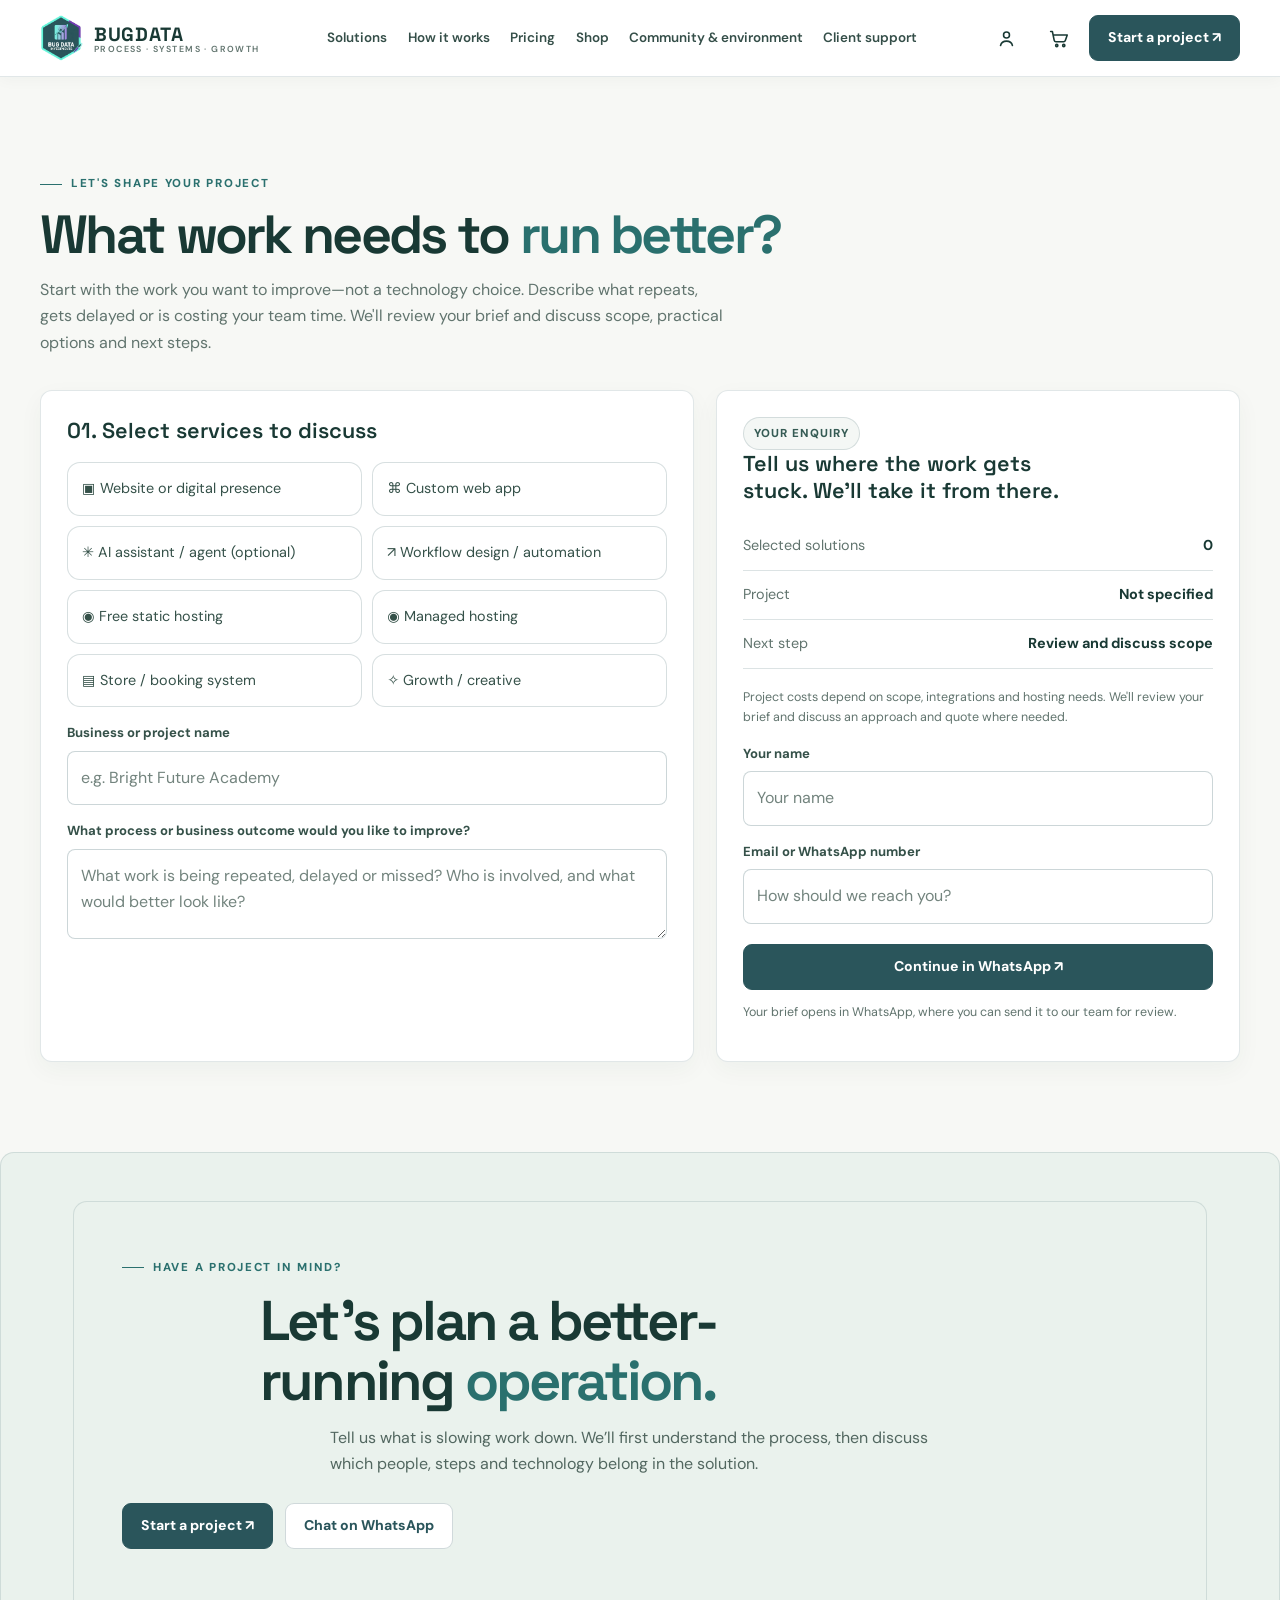
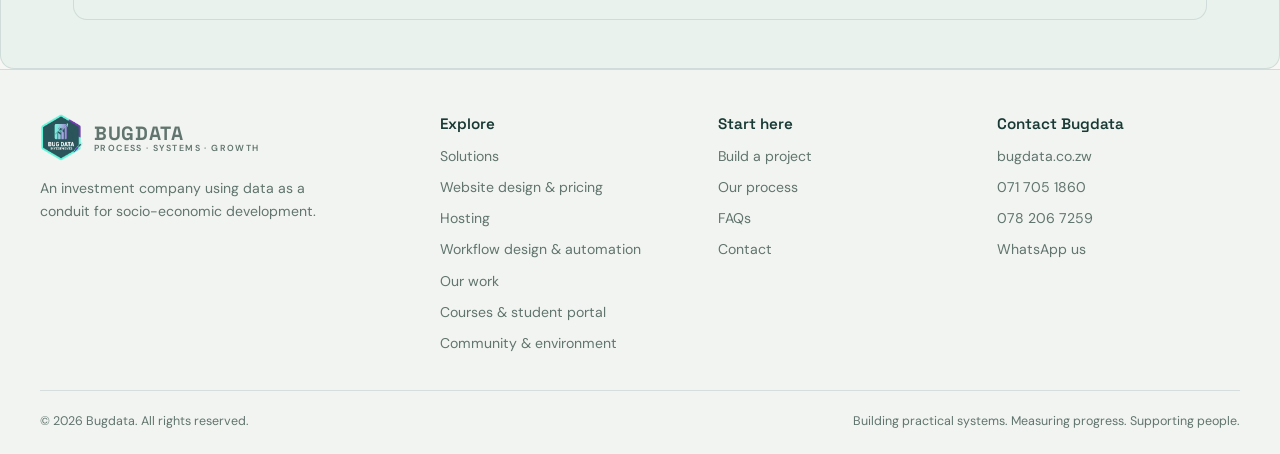
<file: start-project.html>
<!doctype html>
<html lang="en">
<head>
<meta charset="utf-8"><meta name="viewport" content="width=device-width, initial-scale=1">
<meta name="theme-color" content="#2a555b"><meta name="description" content="Describe your website, application, automation or digital project. Bugdata will review your brief and discuss a suitable next step.">
<title>Discuss a Project | Bugdata Investments</title>
<meta property="og:title" content="Discuss a Project | Bugdata Investments">
<meta property="og:description" content="Describe your website, application, automation or digital project. Bugdata will review your brief and discuss a suitable next step.">
<meta property="og:type" content="website">
<meta name="twitter:card" content="summary">
<link rel="icon" type="image/png" href="assets/bugdata-logo.png">
<link rel="apple-touch-icon" href="assets/bugdata-logo.png">
<link rel="preconnect" href="https://fonts.googleapis.com"><link rel="preconnect" href="https://fonts.gstatic.com" crossorigin>
<link href="https://fonts.googleapis.com/css2?family=DM+Sans:wght@400;500;600;700;800&family=Space+Grotesk:wght@400;500;600;700&display=swap" rel="stylesheet">
<style>
:root{--bg:#102a2f;--panel:#17393e;--panel2:#1e464a;--text:#f5fbf8;--muted:#b1c8c4;--line:rgba(183,235,221,.16);--accent:#61e3cf;--accent2:#8d4fae;--green:#87e0bc;--max:1200px;--radius:22px;--shadow:0 24px 80px rgba(0,0,0,.28)}
*{box-sizing:border-box}html{scroll-behavior:smooth;scroll-padding-top:90px}body{margin:0;background:radial-gradient(ellipse at 80% -10%,rgba(97,227,207,.13),transparent 35%),radial-gradient(ellipse at 0% 35%,rgba(141,79,174,.08),transparent 32%),var(--bg);color:var(--text);font-family:'DM Sans',sans-serif;line-height:1.6}a{color:inherit;text-decoration:none}button,input,textarea,select{font:inherit}.wrap{width:min(var(--max),calc(100% - 40px));margin:auto}.eyebrow{display:inline-flex;align-items:center;gap:9px;color:var(--accent);font-size:.75rem;font-weight:800;letter-spacing:.15em;text-transform:uppercase}.eyebrow:before{content:'';width:22px;height:1px;background:currentColor}.section{padding:105px 0}.section-head{max-width:720px;margin-bottom:42px}.section-head h2{font:600 clamp(2.1rem,4vw,3.5rem)/1.08 'Space Grotesk';letter-spacing:-.055em;margin:15px 0}.section-head p{color:var(--muted);font-size:1.05rem}.gradient{background:linear-gradient(100deg,#f6fbff 5%,#77e7d5 48%,#b18ad0 95%);-webkit-background-clip:text;background-clip:text;color:transparent}.btn{display:inline-flex;justify-content:center;align-items:center;gap:10px;padding:14px 20px;border-radius:12px;font-weight:800;border:1px solid transparent;transition:.2s;cursor:pointer}.btn:hover{transform:translateY(-2px)}.btn-primary{background:var(--accent);color:#102a2f;box-shadow:0 10px 35px rgba(97,227,207,.18)}.btn-ghost{border-color:var(--line);background:rgba(255,255,255,.025);color:var(--text)}.btn-small{padding:10px 14px;font-size:.9rem}.nav{position:sticky;top:0;z-index:50;background:rgba(16,42,47,.86);backdrop-filter:blur(18px);border-bottom:1px solid var(--line)}.nav-inner{height:78px;display:flex;align-items:center;justify-content:space-between;gap:24px}.brand{display:flex;align-items:center;gap:11px;font:700 1.35rem 'Space Grotesk';letter-spacing:-.06em}.brand-logo{display:block;width:48px;height:52px;object-fit:contain;flex:0 0 auto;filter:drop-shadow(0 5px 12px rgba(0,0,0,.22))}.brand small{display:block;font:600 .55rem 'DM Sans';letter-spacing:.2em;color:var(--muted);margin-top:-4px}.nav-links{display:flex;align-items:center;gap:25px;color:#d3e3df;font-size:.9rem}.nav-links a:hover{color:var(--accent)}.menu-btn{display:none;background:none;border:1px solid var(--line);color:white;border-radius:10px;padding:8px 11px}.hero{padding:92px 0 78px;position:relative;overflow:hidden}.hero-grid{display:grid;grid-template-columns:.9fr 1.1fr;gap:42px;align-items:center}.hero h1{font:600 clamp(3.2rem,7vw,6.3rem)/.98 'Space Grotesk';letter-spacing:-.075em;margin:22px 0}.hero-copy{font-size:1.13rem;color:#c1d5d0;max-width:590px}.hero-actions{display:flex;gap:12px;flex-wrap:wrap;margin:30px 0 24px}.micro-proof{display:flex;gap:18px;flex-wrap:wrap;color:#b1c8c4;font-size:.82rem}.micro-proof span{display:flex;align-items:center;gap:7px}.dot{width:7px;height:7px;border-radius:50%;background:var(--green);box-shadow:0 0 14px var(--green)}.visual{min-height:480px;position:relative;display:grid;place-items:center}.orbit{position:absolute;width:410px;height:410px;border:1px solid rgba(97,227,207,.16);border-radius:50%;box-shadow:0 0 100px rgba(97,227,207,.06),inset 0 0 90px rgba(97,227,207,.04)}.orbit:before,.orbit:after{content:'';position:absolute;inset:35px;border:1px dashed rgba(141,79,174,.22);border-radius:50%}.orbit:after{inset:82px;border-style:solid;border-color:rgba(97,227,207,.12)}.core{width:225px;height:225px;border-radius:34px;background:linear-gradient(145deg,#28565b,#122a30 65%);border:1px solid rgba(97,227,207,.3);box-shadow:0 25px 90px rgba(0,0,0,.5),0 0 65px rgba(97,227,207,.13);display:flex;flex-direction:column;align-items:center;justify-content:center;position:relative;z-index:2}.hero-logo{width:min(145px,72%);height:auto;max-height:160px;object-fit:contain;filter:drop-shadow(0 12px 22px rgba(0,0,0,.22))}.float-card{position:absolute;z-index:3;padding:13px 15px;border:1px solid var(--line);background:rgba(23,57,62,.92);backdrop-filter:blur(12px);border-radius:15px;box-shadow:var(--shadow);font-size:.82rem}.float-card b{display:block;font-size:.9rem}.float-card small{color:var(--muted)}.float-one{top:40px;left:0}.float-two{right:-4px;top:110px}.float-three{bottom:42px;left:12px}.float-four{bottom:12px;right:5px}.mini-icon{display:inline-grid;place-items:center;width:28px;height:28px;border-radius:9px;background:rgba(97,227,207,.12);color:var(--accent);margin-right:8px}.ticker{border-block:1px solid var(--line);background:rgba(255,255,255,.018)}.ticker-inner{display:flex;justify-content:space-between;gap:20px;flex-wrap:wrap;padding:20px 0;color:#b1c8c4;font-size:.83rem;font-weight:700;letter-spacing:.06em}.ticker span{display:flex;align-items:center;gap:9px}.ticker i{color:var(--accent);font-style:normal}.service-grid{display:grid;grid-template-columns:repeat(3,1fr);gap:15px}.service-card,.panel-card{border:1px solid var(--line);background:linear-gradient(145deg,rgba(40,86,91,.86),rgba(18,42,48,.9));border-radius:var(--radius);padding:25px;transition:.25s;position:relative;overflow:hidden}.service-card:hover{transform:translateY(-5px);border-color:rgba(97,227,207,.45);box-shadow:var(--shadow)}.service-card .num{color:var(--accent);font-size:.75rem;font-weight:800;letter-spacing:.12em}.service-icon{width:48px;height:48px;border-radius:14px;display:grid;place-items:center;background:rgba(97,227,207,.1);color:var(--accent);font-size:1.35rem;margin:22px 0 15px}.service-card h3{font:600 1.35rem 'Space Grotesk';margin:0 0 9px}.service-card p{color:var(--muted);font-size:.94rem;margin:0 0 16px}.tags{display:flex;gap:7px;flex-wrap:wrap}.tag{font-size:.72rem;color:#d2e4de;padding:5px 9px;border:1px solid var(--line);border-radius:30px}.service-card a{display:inline-flex;margin-top:19px;color:var(--accent);font-weight:800;font-size:.87rem}.hosting{background:linear-gradient(135deg,rgba(36,81,86,.65),rgba(18,42,48,.8));border-block:1px solid var(--line)}.hosting-grid{display:grid;grid-template-columns:1fr 1fr;gap:18px}.hosting-card{border:1px solid var(--line);border-radius:25px;padding:32px;background:rgba(16,42,47,.75);position:relative}.hosting-card.featured{border-color:rgba(97,227,207,.5);background:linear-gradient(145deg,rgba(42,85,91,.42),rgba(18,42,48,.92));box-shadow:0 20px 70px rgba(97,227,207,.07)}.hosting-card h3{font:600 1.65rem 'Space Grotesk';margin:13px 0 5px}.hosting-card .price{font:700 2.7rem 'Space Grotesk';letter-spacing:-.06em;margin:15px 0}.hosting-card p{color:var(--muted)}.checklist{padding:0;list-style:none;margin:22px 0}.checklist li{padding:8px 0;color:#e4efea;font-size:.93rem}.checklist li:before{content:'✓';color:var(--green);font-weight:900;margin-right:10px}.note{font-size:.78rem!important;color:#a0bab5!important}.pill{display:inline-flex;padding:6px 10px;border-radius:30px;background:rgba(97,227,207,.1);color:var(--accent);font-size:.72rem;font-weight:800;letter-spacing:.08em;text-transform:uppercase}.split{display:grid;grid-template-columns:.9fr 1.1fr;gap:55px;align-items:center}.feature-stack{display:grid;gap:12px}.feature-row{display:flex;gap:15px;padding:18px;border:1px solid var(--line);border-radius:16px;background:rgba(255,255,255,.025)}.feature-row .service-icon{flex:0 0 44px;width:44px;height:44px;margin:0}.feature-row h4{margin:0 0 3px;font:600 1.03rem 'Space Grotesk'}.feature-row p{margin:0;color:var(--muted);font-size:.86rem}.demo-window{border:1px solid rgba(97,227,207,.25);background:#16383e;border-radius:23px;padding:20px;box-shadow:var(--shadow);min-height:350px}.window-top{display:flex;gap:6px;border-bottom:1px solid var(--line);padding-bottom:15px}.window-top i{width:8px;height:8px;border-radius:50%;background:#56817d}.chat{padding:24px 5px;display:grid;gap:13px}.bubble{padding:13px 15px;border-radius:15px;max-width:85%;font-size:.88rem}.bubble.bot{background:#245056;color:#f2f8f4;border:1px solid rgba(97,227,207,.14)}.bubble.user{justify-self:end;background:var(--accent);color:#102a2f}.demo-input{display:flex;gap:8px;margin-top:12px}.demo-input input{min-width:0;flex:1;background:#102a2f;border:1px solid var(--line);border-radius:10px;padding:12px;color:white}.demo-input button{border:0;background:var(--accent);border-radius:10px;padding:0 15px;font-weight:900;color:#102a2f;cursor:pointer}.steps{display:grid;grid-template-columns:repeat(4,1fr);gap:12px}.step{padding:22px;border:1px solid var(--line);border-radius:18px;background:rgba(255,255,255,.02)}.step b{font:700 2rem 'Space Grotesk';color:var(--accent)}.step h3{font:600 1.05rem 'Space Grotesk';margin:10px 0 5px}.step p{font-size:.85rem;color:var(--muted);margin:0}.portfolio-grid{display:grid;grid-template-columns:repeat(2,1fr);gap:16px}.project{min-height:250px;padding:25px;border-radius:22px;border:1px solid var(--line);background:linear-gradient(135deg,#28565b,#122a30);position:relative;overflow:hidden;display:flex;flex-direction:column;justify-content:flex-end}.project:before{content:'';position:absolute;width:240px;height:240px;border-radius:50%;right:-55px;top:-70px;border:1px solid rgba(97,227,207,.28);box-shadow:0 0 0 30px rgba(97,227,207,.035),0 0 0 65px rgba(141,79,174,.035)}.project .project-label{color:var(--accent);font-size:.73rem;font-weight:800;letter-spacing:.12em;text-transform:uppercase;position:relative}.project h3{font:600 1.7rem 'Space Grotesk';margin:8px 0 3px;position:relative}.project p{color:#c1d5d0;margin:0;max-width:440px;font-size:.9rem;position:relative}.project a{position:relative;margin-top:15px;color:var(--accent);font-weight:800;font-size:.86rem}.project.wide{grid-column:span 2;min-height:220px}.config{display:grid;grid-template-columns:1fr .8fr;gap:22px}.config-box,.summary-box{border:1px solid var(--line);border-radius:22px;background:rgba(23,57,62,.8);padding:26px}.config-box h3,.summary-box h3{font:600 1.35rem 'Space Grotesk';margin:0 0 18px}.choice-grid{display:grid;grid-template-columns:repeat(2,1fr);gap:10px}.choice{position:relative}.choice input{position:absolute;opacity:0}.choice label{display:block;padding:14px;border:1px solid var(--line);border-radius:13px;color:#d6e8e2;cursor:pointer;transition:.2s;font-size:.9rem}.choice input:checked+label{border-color:var(--accent);background:rgba(97,227,207,.1);color:white}.field{display:grid;gap:7px;margin-top:15px}.field label{font-size:.82rem;color:#d2e4de;font-weight:700}.field input,.field textarea,.field select{width:100%;background:#102a2f;border:1px solid var(--line);border-radius:11px;padding:13px;color:white;outline:none}.field textarea{min-height:90px;resize:vertical}.summary-box{background:linear-gradient(145deg,rgba(30,70,74,.8),rgba(18,42,48,.95))}.summary-line{display:flex;justify-content:space-between;gap:15px;padding:12px 0;border-bottom:1px solid var(--line);font-size:.9rem}.summary-line span{color:var(--muted)}.summary-box .btn{width:100%;margin-top:20px}.faq{max-width:850px}.faq details{border-bottom:1px solid var(--line);padding:19px 0}.faq summary{cursor:pointer;list-style:none;font:600 1.08rem 'Space Grotesk';display:flex;justify-content:space-between;gap:15px}.faq summary:after{content:'+';color:var(--accent);font-size:1.4rem}.faq details[open] summary:after{content:'−'}.faq details p{color:var(--muted);max-width:760px}.cta{padding:75px 0}.cta-box{border:1px solid rgba(97,227,207,.28);border-radius:28px;padding:55px;background:radial-gradient(ellipse at 90% 0%,rgba(97,227,207,.16),transparent 45%),linear-gradient(135deg,#102a3b,#0b1926);text-align:center}.cta-box h2{font:600 clamp(2.2rem,5vw,4rem)/1.05 'Space Grotesk';letter-spacing:-.06em;margin:15px auto;max-width:780px}.cta-box p{color:var(--muted);max-width:620px;margin:0 auto 25px}.footer{border-top:1px solid var(--line);padding:45px 0 25px}.footer-grid{display:grid;grid-template-columns:1.5fr 1fr 1fr 1fr;gap:35px}.footer p,.footer a{color:var(--muted);font-size:.88rem}.footer h4{font:600 .95rem 'Space Grotesk';margin:0 0 12px}.footer-links{display:grid;gap:8px}.copyright{border-top:1px solid var(--line);margin-top:35px;padding-top:20px;color:#8aa6a1;font-size:.78rem;display:flex;justify-content:space-between;gap:15px;flex-wrap:wrap}.toast{position:fixed;bottom:20px;left:50%;transform:translate(-50%,20px);opacity:0;pointer-events:none;background:#dffaf3;color:#102a2f;padding:12px 18px;border-radius:12px;font-weight:700;z-index:100;transition:.25s}.toast.show{opacity:1;transform:translate(-50%,0)}
@media(max-width:900px){.nav-links{display:none;position:absolute;top:78px;left:0;right:0;padding:20px;background:#122a30;border-bottom:1px solid var(--line);flex-direction:column;align-items:stretch}.nav-links.open{display:flex}.menu-btn{display:block}.nav-cta{display:none}.hero-grid,.split,.config{grid-template-columns:1fr}.visual{min-height:410px;max-width:560px;width:100%;margin:auto}.service-grid{grid-template-columns:repeat(2,1fr)}.steps{grid-template-columns:repeat(2,1fr)}.footer-grid{grid-template-columns:repeat(2,1fr)}}
@media(max-width:600px){.wrap{width:min(100% - 30px,var(--max))}.section{padding:75px 0}.hero{padding:65px 0 55px}.hero h1{font-size:clamp(3rem,15vw,4.5rem)}.hero-copy{font-size:1rem}.visual{min-height:340px;transform:scale(.88);margin:-10px auto}.orbit{width:330px;height:330px}.core{width:180px;height:180px}.float-one{left:-4px;top:10px}.float-two{right:-10px;top:65px}.float-three{left:-8px;bottom:15px}.float-four{right:-10px;bottom:0}.service-grid,.hosting-grid,.portfolio-grid,.choice-grid{grid-template-columns:1fr}.project.wide{grid-column:auto}.steps{grid-template-columns:1fr 1fr}.hosting-card{padding:24px}.config-box,.summary-box{padding:20px}.cta-box{padding:38px 22px}.footer-grid{grid-template-columns:1fr 1fr;gap:25px}.ticker-inner{justify-content:flex-start}.ticker span{min-width:42%}}
a:focus-visible,button:focus-visible,input:focus-visible,textarea:focus-visible,summary:focus-visible{outline:3px solid var(--accent);outline-offset:3px}.skip-link{position:absolute;top:-100px;left:15px;z-index:100;padding:12px 16px;background:var(--accent);color:#102a2f;border-radius:10px;font-weight:800}.skip-link:focus{top:15px}
@media(prefers-reduced-motion:reduce){*,*:before,*:after{scroll-behavior:auto!important;transition:none!important}}
/* Homepage hero image alignment: preserve the supplied landscape composition on desktop and mobile. */
.visual{min-height:0;display:block;place-items:unset;width:100%;margin:0 auto;overflow:hidden;border:1px solid rgba(97,227,207,.24);border-radius:22px;background:#102a2f;box-shadow:var(--shadow)}
.home-hero-image{display:block;width:100%;height:auto;aspect-ratio:1672/941;object-fit:cover;object-position:center}
.visual figcaption{padding:10px 14px;color:#c1d5d0;background:rgba(16,42,47,.88);font-size:.78rem}
@media(max-width:900px){.visual{max-width:720px;width:100%;margin:0 auto}}
@media(max-width:600px){.visual{min-height:0;transform:none;margin:0 auto;border-radius:16px}.home-hero-image{aspect-ratio:16/9}.visual figcaption{padding:9px 11px;font-size:.72rem}}
/* Glassmorphism + motion: restrained surfaces, readable contrast, and reduced-motion support. */
@keyframes bd-rise-in{from{opacity:0;transform:translateY(16px)}to{opacity:1;transform:translateY(0)}}
@keyframes bd-fade-in{from{opacity:0;transform:translateY(8px) scale(.99)}to{opacity:1;transform:translateY(0) scale(1)}}
.nav{background:rgba(16,42,47,.68);border-bottom-color:rgba(183,235,221,.22);box-shadow:0 12px 36px rgba(4,18,20,.14);backdrop-filter:blur(22px) saturate(145%);-webkit-backdrop-filter:blur(22px) saturate(145%)}
.service-card,.hosting-card,.feature-row,.step,.project,.config-box,.summary-box{background-color:rgba(23,57,62,.52);backdrop-filter:blur(16px) saturate(128%);-webkit-backdrop-filter:blur(16px) saturate(128%);border-color:rgba(183,235,221,.2);box-shadow:inset 0 1px 0 rgba(255,255,255,.055)}
.service-card{background:linear-gradient(145deg,rgba(40,86,91,.5),rgba(18,42,48,.66))}
.hosting-card.featured,.summary-box{background:linear-gradient(145deg,rgba(42,85,91,.48),rgba(18,42,48,.72))}
.feature-row:hover,.step:hover,.project:hover,.hosting-card:hover,.config-box:hover,.summary-box:hover{transform:translateY(-4px);border-color:rgba(97,227,207,.4);box-shadow:0 18px 44px rgba(3,20,22,.22),inset 0 1px 0 rgba(255,255,255,.08)}
.feature-row,.step,.project,.hosting-card,.config-box,.summary-box{transition:transform .28s ease,border-color .28s ease,box-shadow .28s ease}
.visual{border-color:rgba(97,227,207,.36);box-shadow:0 26px 72px rgba(0,0,0,.28),0 0 0 1px rgba(255,255,255,.035),inset 0 1px 0 rgba(255,255,255,.16)}
.visual figcaption{background:rgba(16,42,47,.7);backdrop-filter:blur(14px);-webkit-backdrop-filter:blur(14px)}
@media(prefers-reduced-motion:no-preference){.hero-grid>div:first-child{animation:bd-rise-in .72s cubic-bezier(.2,.7,.25,1) both}.hero-grid>.visual{animation:bd-fade-in .82s .1s cubic-bezier(.2,.7,.25,1) both}}
@media(prefers-reduced-motion:reduce){*,*:before,*:after{animation:none!important;scroll-behavior:auto!important;transition:none!important}}
/* Editorial rhythm inspired by the reviewed references: brighter content stages, focused glass, stronger image balance. */
.light-section{background:radial-gradient(ellipse at 96% 0%,rgba(97,227,207,.11),transparent 34%),#edf4f1;color:#173b3e}
.light-section .section-head h2{color:#173b3e}
.light-section .section-head p{color:#526d69}
.light-section .gradient{background-image:linear-gradient(100deg,#168d82 8%,#477d8a 54%,#80509d 100%)}
.light-section .service-card,.light-section .step{background:rgba(255,255,255,.78);border-color:rgba(23,59,62,.12);backdrop-filter:blur(16px) saturate(125%);-webkit-backdrop-filter:blur(16px) saturate(125%);box-shadow:0 14px 36px rgba(19,54,55,.07),inset 0 1px 0 rgba(255,255,255,.8)}
.light-section .service-card h3,.light-section .step h3{color:#173b3e}
.light-section .service-card p,.light-section .step p{color:#536c68}
.light-section .service-card .num,.light-section .step b{color:#168d82}
.light-section .tag{color:#3b5d5a;border-color:rgba(23,59,62,.18);background:rgba(255,255,255,.45)}
.light-section .service-card a{color:#087f77}
.light-section .service-card:hover,.light-section .step:hover{border-color:rgba(22,141,130,.38);box-shadow:0 22px 46px rgba(19,54,55,.13),inset 0 1px 0 rgba(255,255,255,.9)}
.light-section .project{background:linear-gradient(135deg,#28565b,#122a30);border-color:rgba(23,59,62,.16);color:#f5fbf8}
.light-section .project h3{color:#f5fbf8}
.light-section .project p{color:#c1d5d0}
@media(max-width:900px){.hero-grid{gap:30px}}
@media(max-width:600px){.hero-grid{gap:28px}}
@media(prefers-reduced-motion:reduce){*,*:before,*:after{animation:none!important;scroll-behavior:auto!important;transition:none!important}}
</style>


<style>
/* Shared brand environment: the supplied business image sits behind every page. */
body{background-image:linear-gradient(rgba(7,25,35,.84),rgba(7,25,35,.9)),url('assets/background/bugdata-robot-background.webp');background-position:center top;background-size:cover;background-attachment:fixed;background-repeat:no-repeat}
@media(max-width:700px){body{background-attachment:scroll;background-position:center top}}
</style>


<link rel="canonical" href="https://bugdata.co.zw/start-project.html">
<meta property="og:url" content="https://bugdata.co.zw/start-project.html">
<meta property="og:site_name" content="Bugdata Investments">
<meta property="og:image" content="https://bugdata.co.zw/assets/bugdata-logo.png">
<meta name="twitter:title" content="Discuss a Project | Bugdata Investments">
<meta name="twitter:description" content="Describe your website, application, automation or digital project. Bugdata will review your brief and discuss a suitable next step.">
<meta name="twitter:image" content="https://bugdata.co.zw/assets/bugdata-logo.png">
  <link rel="stylesheet" href="assets/ux-refinements.css">
  <link rel="stylesheet" href="assets/cosmic-interface.css">
  <link rel="stylesheet" href="assets/operations-refresh.css">
</head>
<body>
<a class="skip-link" href="#main">Skip to content</a>
<header class="nav"><div class="wrap nav-inner"><a class="brand" href="index.html" aria-label="Bugdata home"><img class="brand-logo" src="assets/bugdata-logo.png" alt="Bugdata Investments logo" width="48" height="52"><span>BUGDATA<small>PROCESS · SYSTEMS · GROWTH</small></span></a><nav class="nav-links" id="navLinks" aria-label="Main navigation"><a href="solutions.html">Solutions</a><a href="process.html">How it works</a><a href="website-design.html">Pricing</a><a href="shop.html">Shop</a><a href="community.html">Community &amp; environment</a><a href="support.html">Client support</a></nav><div class="header-utility"><a class="header-account" href="support.html#account" aria-label="Sign in or create a Bugdata client account" title="Client account"><svg aria-hidden="true" viewBox="0 0 24 24" focusable="false"><circle cx="12" cy="8" r="3.4"/><path d="M5.2 20c.8-3.3 3.2-5 6.8-5s6 1.7 6.8 5"/></svg></a><a class="header-cart" href="support.html#cart" aria-label="View cart, 0 items"><svg aria-hidden="true" viewBox="0 0 24 24" focusable="false"><path d="M3 4h2l2.1 10.1a2 2 0 0 0 2 1.6h8.8a2 2 0 0 0 1.9-1.4L22 8H6"/><circle cx="10" cy="20" r="1.25"/><circle cx="18" cy="20" r="1.25"/></svg><span class="cart-count" data-cart-count hidden>0</span></a><a class="btn btn-primary btn-small nav-cta" href="start-project.html">Start a project ↗</a></div><button class="menu-btn" id="menuBtn" aria-label="Open navigation" aria-expanded="false" type="button" aria-controls="navLinks"><svg aria-hidden="true" viewBox="0 0 24 24" focusable="false"><path d="M4 6h16M4 12h16M4 18h16"/></svg></button></div></header>
<main id="main">
<section class="section" id="builder"><div class="wrap"><div class="section-head"><span class="eyebrow">Let's shape your project</span><h1>What work needs to <span class="gradient">run better?</span></h1><p>Start with the work you want to improve—not a technology choice. Describe what repeats, gets delayed or is costing your team time. We'll review your brief and discuss scope, practical options and next steps.</p></div><form class="config" id="projectForm"><div class="config-box"><h3>01. Select services to discuss</h3><div class="choice-grid">
<div class="choice"><input type="checkbox" id="c1" name="service" value="Website design"><label for="c1">▣ Website or digital presence</label></div><div class="choice"><input type="checkbox" id="c2" name="service" value="Custom web application"><label for="c2">⌘ Custom web app</label></div><div class="choice"><input type="checkbox" id="c3" name="service" value="AI chatbot or agent"><label for="c3">✳ AI assistant / agent (optional)</label></div><div class="choice"><input type="checkbox" id="c4" name="service" value="Business automation"><label for="c4">↗ Workflow design / automation</label></div><div class="choice"><input type="checkbox" id="c5" name="service" value="Free-for-life static hosting"><label for="c5">◉ Free static hosting</label></div><div class="choice"><input type="checkbox" id="c6" name="service" value="Managed hosting"><label for="c6">◉ Managed hosting</label></div><div class="choice"><input type="checkbox" id="c7" name="service" value="E-commerce or booking system"><label for="c7">▤ Store / booking system</label></div><div class="choice"><input type="checkbox" id="c8" name="service" value="Digital growth or creative"><label for="c8">✧ Growth / creative</label></div></div><div class="field"><label for="business">Business or project name</label><input id="business" name="business" placeholder="e.g. Bright Future Academy"></div><div class="field"><label for="details">What process or business outcome would you like to improve?</label><textarea id="details" name="details" placeholder="What work is being repeated, delayed or missed? Who is involved, and what would better look like?"></textarea></div></div><aside class="summary-box"><span class="pill">Your enquiry</span><h3>Tell us where the work gets stuck. We’ll take it from there.</h3><div class="summary-line"><span>Selected solutions</span><strong id="selectedCount">0</strong></div><div class="summary-line"><span>Project</span><strong id="projectName">Not specified</strong></div><div class="summary-line"><span>Next step</span><strong>Review and discuss scope</strong></div><p class="note" style="margin-top:18px">Project costs depend on scope, integrations and hosting needs. We'll review your brief and discuss an approach and quote where needed.</p><div class="field"><label for="name">Your name</label><input id="name" name="name" required placeholder="Your name"></div><div class="field"><label for="email">Email or WhatsApp number</label><input id="email" name="contact" required placeholder="How should we reach you?"></div><button class="btn btn-primary" type="submit">Continue in WhatsApp ↗</button><p class="note">Your brief opens in WhatsApp, where you can send it to our team for review.</p></aside></form></div></section><section class="cta" id="contact"><div class="wrap"><div class="cta-box"><span class="eyebrow">Have a project in mind?</span><h2>Let’s plan a better-running <span class="gradient">operation.</span></h2><p>Tell us what is slowing work down. We’ll first understand the process, then discuss which people, steps and technology belong in the solution.</p><div class="hero-actions" style="justify-content:center;margin-bottom:0"><a class="btn btn-primary" href="start-project.html#builder">Start a project ↗</a><a class="btn btn-ghost" id="whatsappCta" href="https://wa.me/263717051860?text=Hello%20Bugdata%2C%20I%27d%20like%20to%20discuss%20a%20project.">Chat on WhatsApp</a></div></div></div></section>
</main>
<footer class="footer"><div class="wrap"><div class="footer-grid"><div><a class="brand" href="index.html"><img class="brand-logo" src="assets/bugdata-logo.png" alt="Bugdata Investments logo" width="48" height="52"><span>BUGDATA<small>PROCESS · SYSTEMS · GROWTH</small></span></a><p style="max-width:280px;margin-top:16px">An investment company using data as a conduit for socio-economic development.</p></div><div><h4>Explore</h4><div class="footer-links"><a href="solutions.html">Solutions</a><a href="website-design.html">Website design &amp; pricing</a><a href="hosting.html">Hosting</a><a href="ai-automation.html">Workflow design &amp; automation</a><a href="our-work.html">Our work</a><a href="courses.html">Courses &amp; student portal</a><a href="community.html">Community &amp; environment</a></div></div><div><h4>Start here</h4><div class="footer-links"><a href="start-project.html">Build a project</a><a href="process.html">Our process</a><a href="faq.html">FAQs</a><a href="start-project.html#contact">Contact</a></div></div><div><h4>Contact Bugdata</h4><div class="footer-links"><a href="https://www.bugdata.co.zw/">bugdata.co.zw</a><a href="tel:+263717051860">071 705 1860</a><a href="tel:+263782067259">078 206 7259</a><a href="https://wa.me/263717051860">WhatsApp us</a></div></div></div><div class="copyright"><span>© <span id="year"></span> Bugdata. All rights reserved.</span><span>Building practical systems. Measuring progress. Supporting people.</span></div></div></footer>
<script>
const menuBtn=document.getElementById('menuBtn'),navLinks=document.getElementById('navLinks');
if(menuBtn&&navLinks){menuBtn.addEventListener('click',()=>{const open=navLinks.classList.toggle('open');menuBtn.setAttribute('aria-expanded',String(open));menuBtn.setAttribute('aria-label',open?'Close navigation':'Open navigation')});navLinks.querySelectorAll('a').forEach(a=>a.addEventListener('click',()=>{navLinks.classList.remove('open');menuBtn.setAttribute('aria-expanded','false');menuBtn.setAttribute('aria-label','Open navigation')}))}
const year=document.getElementById('year');if(year)year.textContent=new Date().getFullYear();
const form=document.getElementById('projectForm');if(form){const checks=[...document.querySelectorAll('input[name="service"]')],business=document.getElementById('business');function updateSummary(){const selected=checks.filter(c=>c.checked),count=document.getElementById('selectedCount'),projectName=document.getElementById('projectName');if(count)count.textContent=selected.length;if(projectName)projectName.textContent=business.value.trim()||'Not specified'}checks.forEach(c=>c.addEventListener('change',updateSummary));business.addEventListener('input',updateSummary);document.querySelectorAll('[data-service]').forEach(link=>link.addEventListener('click',()=>{const target=checks.find(c=>c.value===link.dataset.service);if(target){target.checked=true;updateSummary()}}));form.addEventListener('submit',e=>{e.preventDefault();const f=new FormData(form),services=checks.filter(c=>c.checked).map(c=>c.value),message=['Hello Bugdata! I would like to discuss a project.','Name: '+f.get('name'),'Business: '+(f.get('business')||'Not specified'),'Contact: '+f.get('contact'),'Solutions: '+(services.join(', ')||'Not selected'),'Project details: '+(f.get('details')||'Not provided')].join('\n');window.open('https://wa.me/263717051860?text='+encodeURIComponent(message),'_blank','noopener')})}
</script>


  <script src="assets/ux-refinements.js" defer></script>
  <script src="assets/cart-header.js" defer></script>
</body>
</html>
</file>
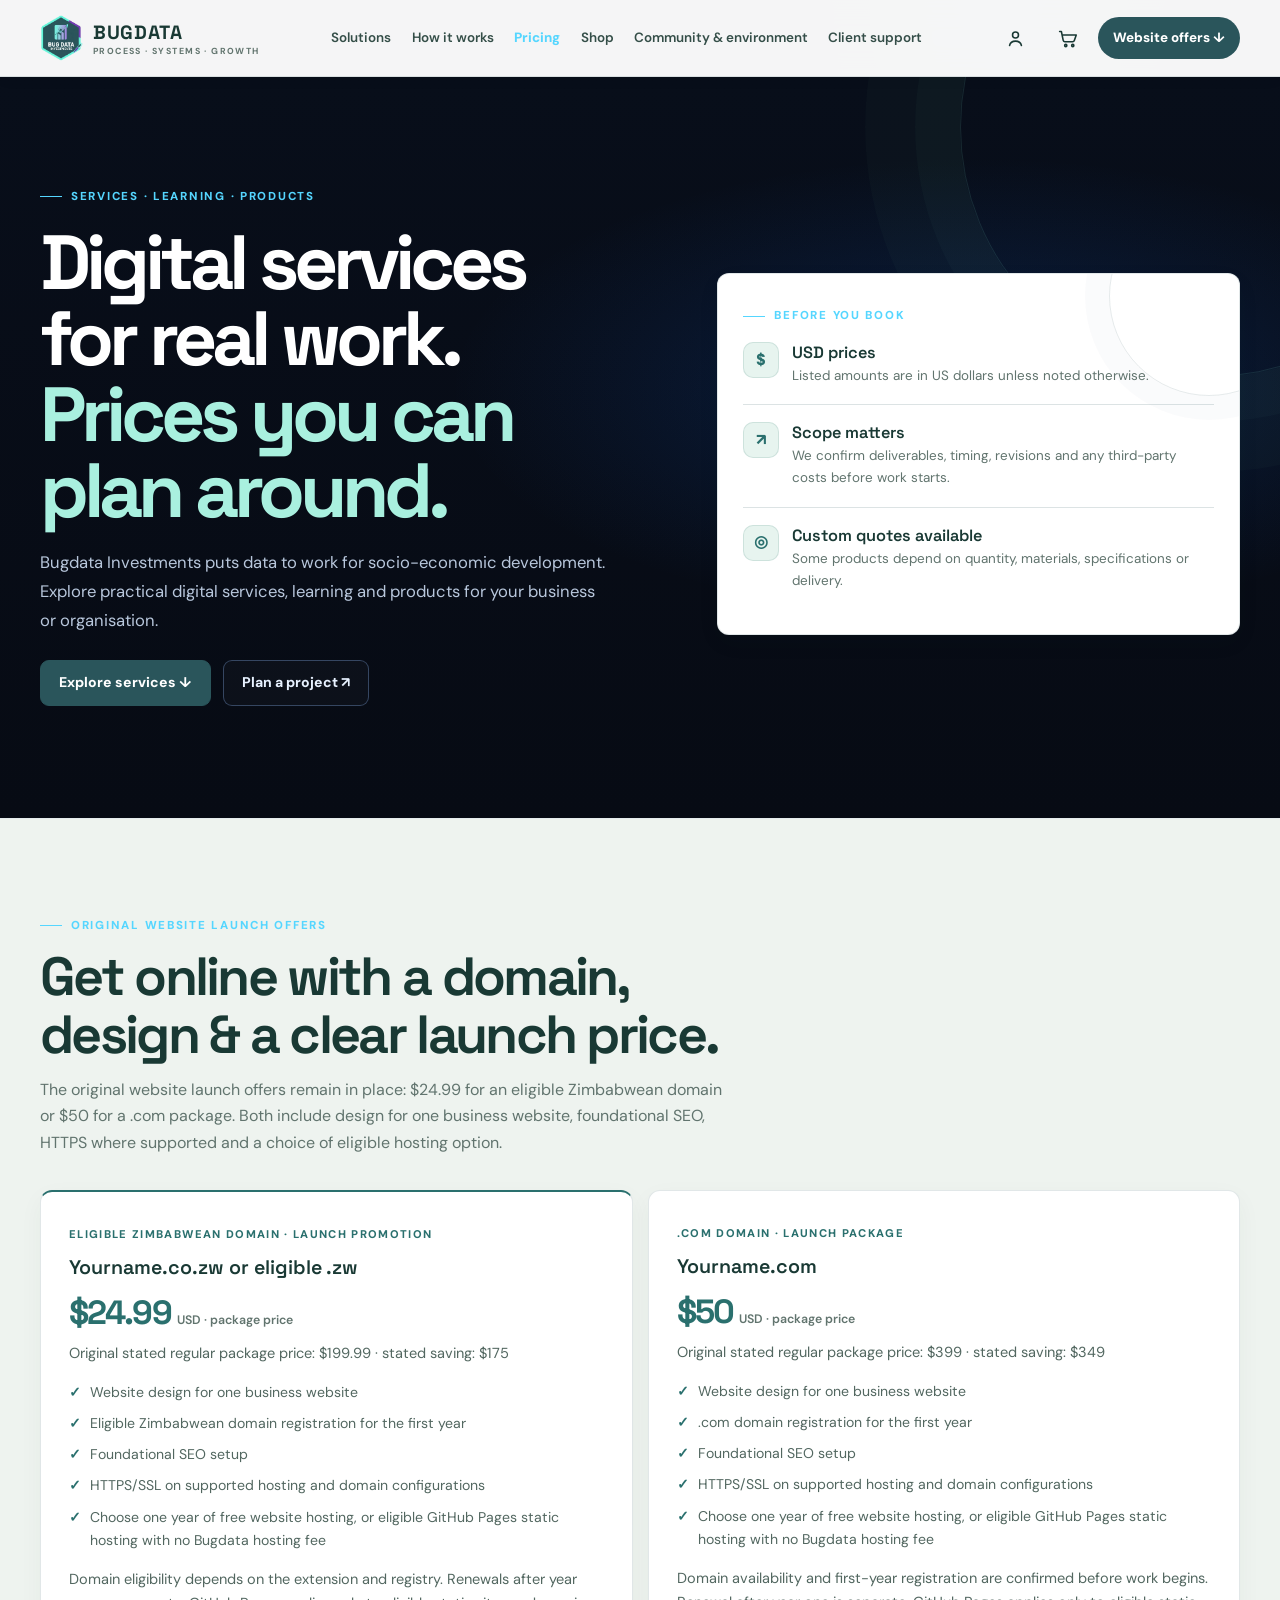
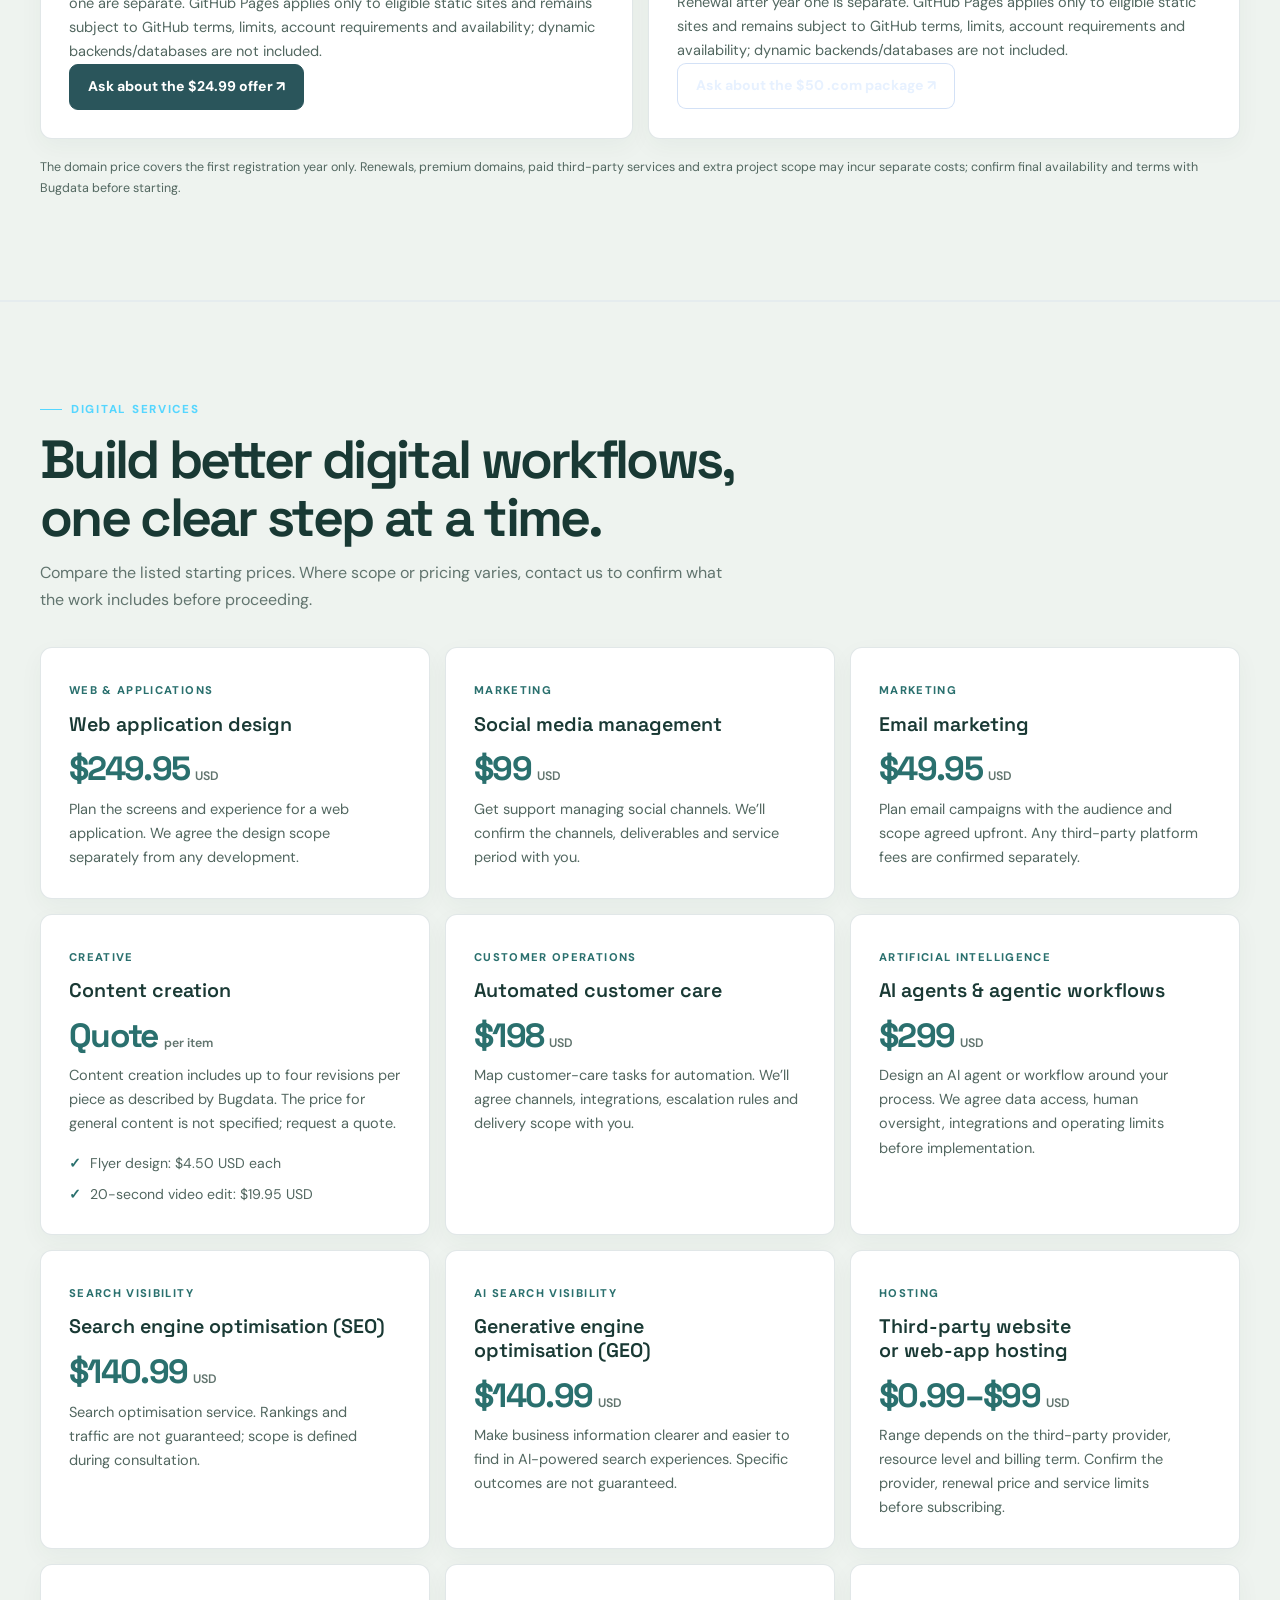
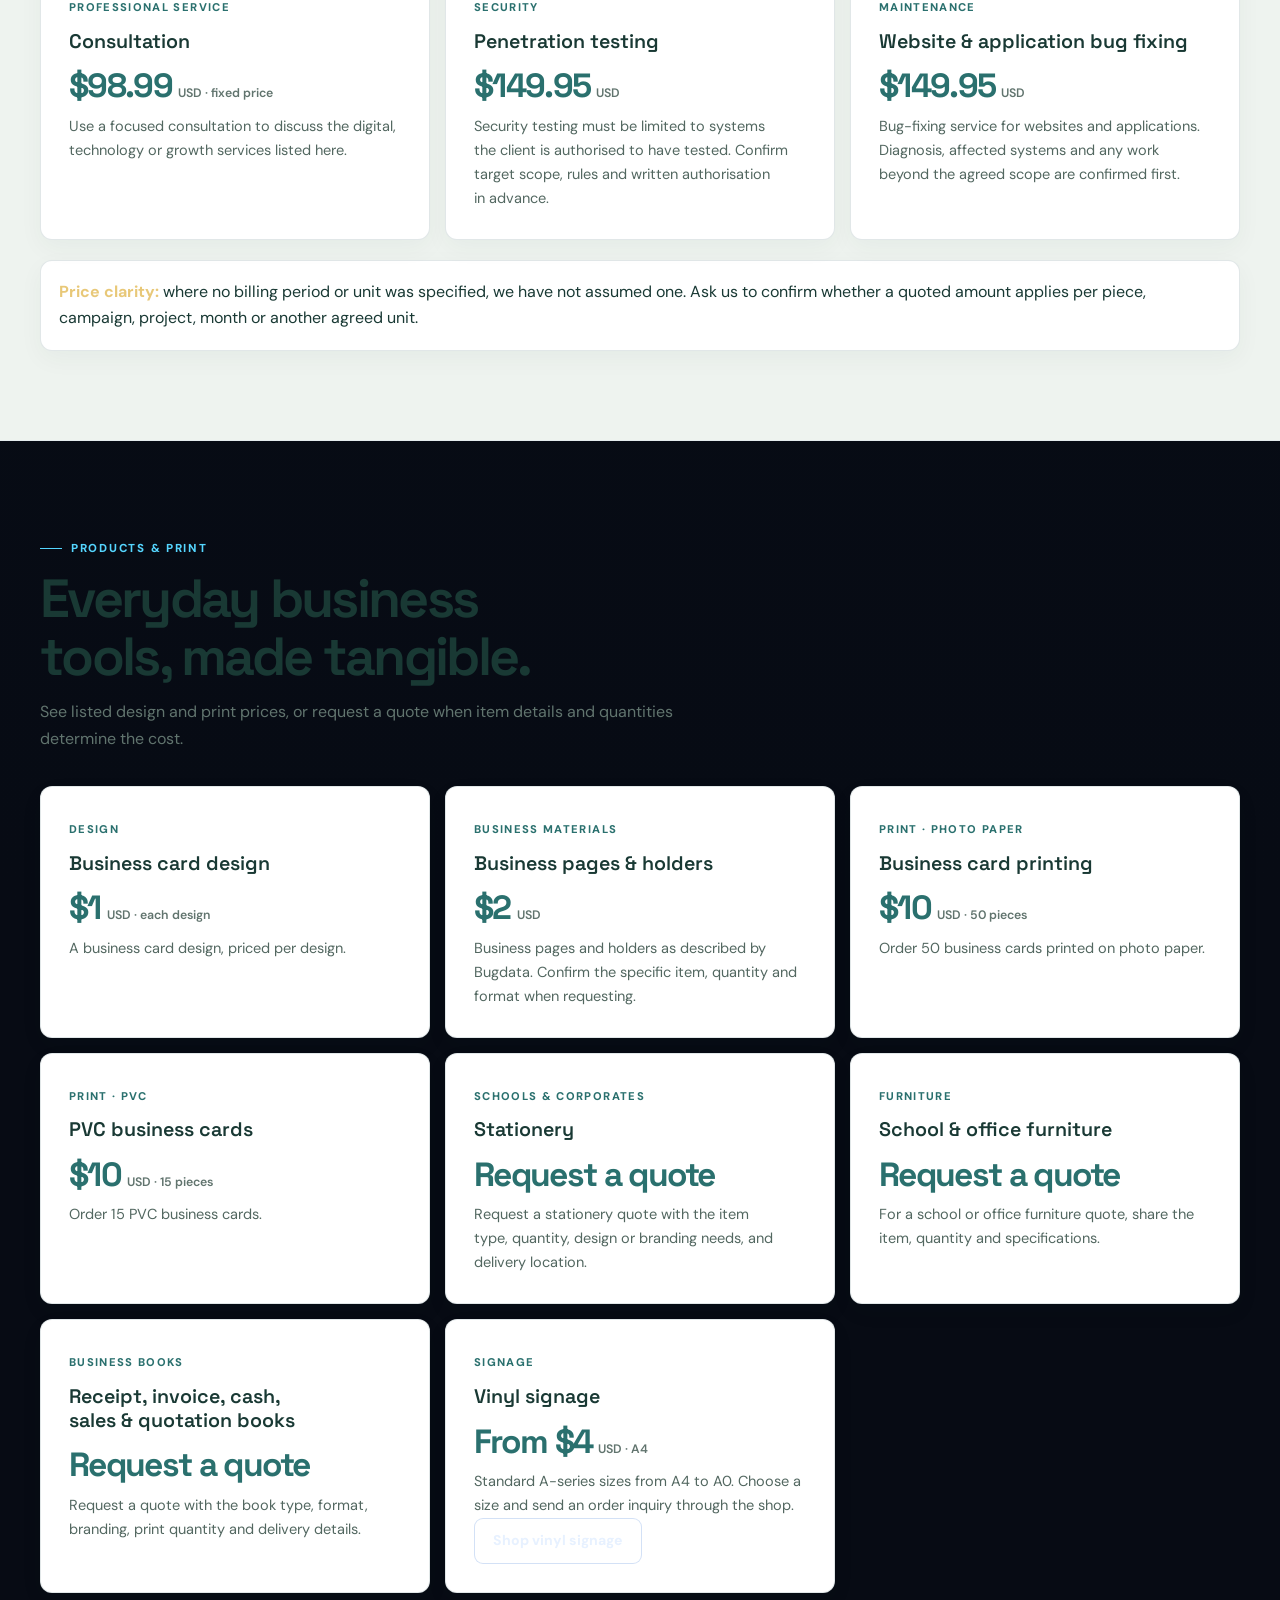
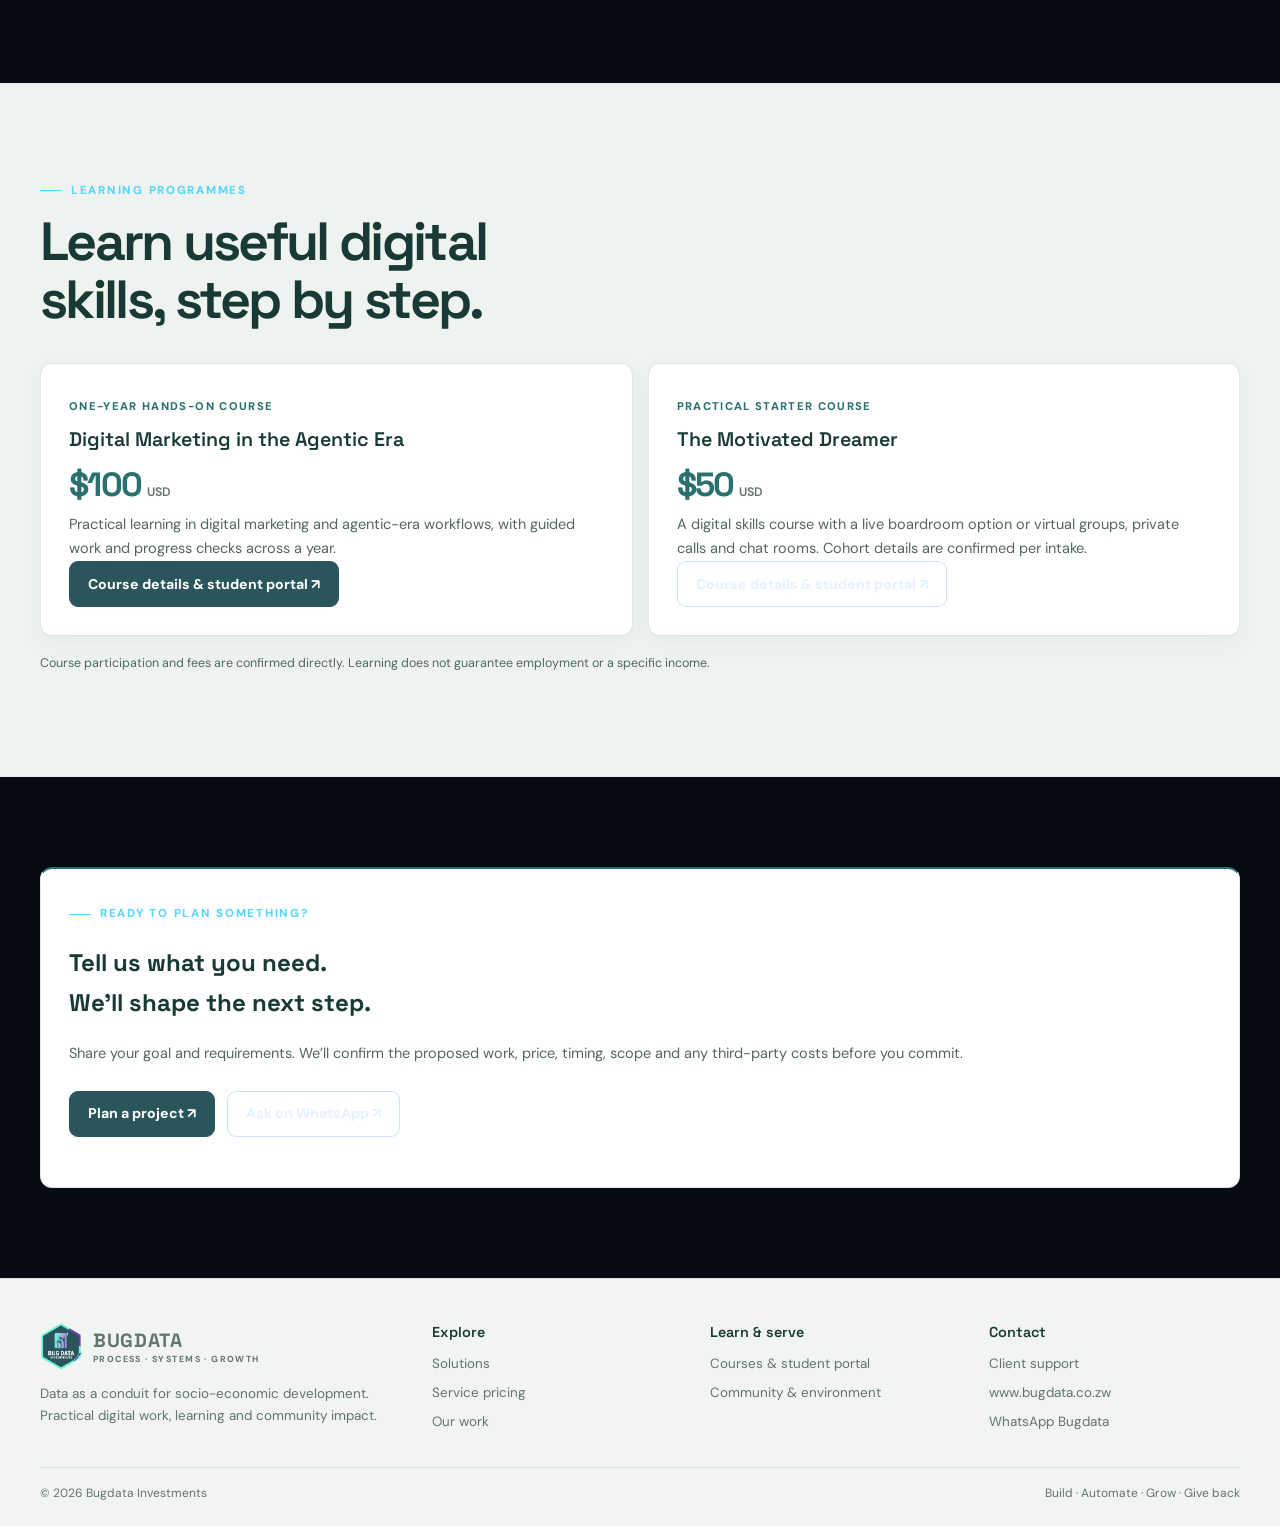
<file: website-design.html>
<!doctype html>
<html lang="en"><head>
<meta charset="utf-8"><meta name="viewport" content="width=device-width, initial-scale=1"><meta name="theme-color" content="#071923">
<meta name="description" content="Bugdata's $24.99 eligible Zimbabwe-domain and $50 .com website launch offers, plus transparent USD pricing for services, courses and products.">
<meta name="keywords" content="website design prices Zimbabwe, web application design, digital marketing services, AI workflows, Bugdata pricing">
<title>Services &amp; Product Pricing | Bugdata Investments</title><meta property="og:type" content="website"><meta property="og:title" content="Services &amp; Product Pricing | Bugdata Investments"><meta property="og:description" content="Bugdata&#x27;s $24.99 eligible Zimbabwe-domain and $50 .com website launch offers, plus transparent USD pricing for services, courses and products."><meta property="og:url" content="https://bugdata.co.zw/website-design.html"><meta property="og:site_name" content="Bugdata Investments"><meta property="og:image" content="https://bugdata.co.zw/assets/bugdata-logo.png"><meta name="twitter:card" content="summary_large_image"><meta name="twitter:title" content="Services &amp; Product Pricing | Bugdata Investments"><meta name="twitter:description" content="Bugdata&#x27;s $24.99 eligible Zimbabwe-domain and $50 .com website launch offers, plus transparent USD pricing for services, courses and products."><meta name="twitter:image" content="https://bugdata.co.zw/assets/bugdata-logo.png"><link rel="canonical" href="https://bugdata.co.zw/website-design.html"><link rel="icon" type="image/png" href="assets/bugdata-logo.png"><link rel="stylesheet" href="assets/brand-pages.css">  <link rel="stylesheet" href="assets/ux-refinements.css">
  <link rel="stylesheet" href="assets/cosmic-interface.css">
  <link rel="stylesheet" href="assets/operations-refresh.css">
</head>
<body class="bd-page"><a class="bd-skip" href="#main">Skip to content</a><header class="bd-nav"><div class="bd-wrap bd-nav-inner"><a class="bd-brand" href="index.html"><img src="assets/bugdata-logo.png" alt="" width="44" height="48"><span>BUGDATA<small>PROCESS · SYSTEMS · GROWTH</small></span></a><nav class="bd-links" id="bdLinks" aria-label="Main navigation"><a href="solutions.html">Solutions</a><a href="process.html">How it works</a><a href="website-design.html" aria-current="page">Pricing</a><a href="shop.html">Shop</a><a href="community.html">Community &amp; environment</a><a href="support.html">Client support</a></nav><div class="header-utility"><a class="header-account" href="support.html#account" aria-label="Sign in or create a Bugdata client account" title="Client account"><svg aria-hidden="true" viewBox="0 0 24 24" focusable="false"><circle cx="12" cy="8" r="3.4"/><path d="M5.2 20c.8-3.3 3.2-5 6.8-5s6 1.7 6.8 5"/></svg></a><a class="header-cart" href="support.html#cart" aria-label="View cart, 0 items"><svg aria-hidden="true" viewBox="0 0 24 24" focusable="false"><path d="M3 4h2l2.1 10.1a2 2 0 0 0 2 1.6h8.8a2 2 0 0 0 1.9-1.4L22 8H6"/><circle cx="10" cy="20" r="1.25"/><circle cx="18" cy="20" r="1.25"/></svg><span class="cart-count" data-cart-count hidden>0</span></a><a class="bd-nav-cta" href="#website-offers">Website offers ↓</a></div><button class="bd-menu" id="bdMenu" type="button" aria-expanded="false" aria-controls="bdLinks" aria-label="Open navigation"><svg aria-hidden="true" viewBox="0 0 24 24" focusable="false"><path d="M4 6h16M4 12h16M4 18h16"/></svg></button></div></header>
<main id="main"><section class="bd-hero"><div class="bd-wrap bd-hero-grid"><div><span class="bd-eyebrow">Services · learning · products</span><h1 class="bd-title">Digital services for real work.<br><span class="accent">Prices you can plan around.</span></h1><p class="bd-lede">Bugdata Investments puts data to work for socio-economic development. Explore practical digital services, learning and products for your business or organisation.</p><div class="bd-actions"><a class="bd-btn bd-btn-primary" href="#services">Explore services ↓</a><a class="bd-btn bd-btn-outline" href="start-project.html">Plan a project ↗</a></div></div><aside class="bd-hero-panel"><span class="bd-eyebrow">Before you book</span><div class="bd-stat"><b class="bd-stat-mark">$</b><div><strong>USD prices</strong><span>Listed amounts are in US dollars unless noted otherwise.</span></div></div><div class="bd-stat"><b class="bd-stat-mark">↗</b><div><strong>Scope matters</strong><span>We confirm deliverables, timing, revisions and any third-party costs before work starts.</span></div></div><div class="bd-stat"><b class="bd-stat-mark">◎</b><div><strong>Custom quotes available</strong><span>Some products depend on quantity, materials, specifications or delivery.</span></div></div></aside></div></section>

<section class="bd-section bd-section-soft" id="website-offers"><div class="bd-wrap"><div class="bd-section-head"><span class="bd-eyebrow">Original website launch offers</span><h2>Get online with a domain, design &amp; <span class="accent">a clear launch price.</span></h2><p>The original website launch offers remain in place: $24.99 for an eligible Zimbabwean domain or $50 for a .com package. Both include design for one business website, foundational SEO, HTTPS where supported and a choice of eligible hosting option.</p></div><div class="bd-grid bd-grid-two"><article class="bd-card bd-featured"><span class="bd-kicker">Eligible Zimbabwean domain · launch promotion</span><h3>Yourname.co.zw or eligible .zw</h3><div class="bd-price">$24.99 <small>USD · package price</small></div><p class="bd-note">Original stated regular package price: $199.99 · stated saving: $175</p><ul class="bd-list"><li>Website design for one business website</li><li>Eligible Zimbabwean domain registration for the first year</li><li>Foundational SEO setup</li><li>HTTPS/SSL on supported hosting and domain configurations</li><li>Choose one year of free website hosting, or eligible GitHub Pages static hosting with no Bugdata hosting fee</li></ul><p class="bd-note" style="margin-top:16px">Domain eligibility depends on the extension and registry. Renewals after year one are separate. GitHub Pages applies only to eligible static sites and remains subject to GitHub terms, limits, account requirements and availability; dynamic backends/databases are not included.</p><a class="bd-btn bd-btn-primary" href="https://wa.me/263717051860?text=Hello%20Bugdata%2C%20I%27d%20like%20to%20ask%20about%20the%20%2424.99%20eligible%20Zimbabwean-domain%20website%20offer.">Ask about the $24.99 offer ↗</a></article><article class="bd-card"><span class="bd-kicker">.com domain · launch package</span><h3>Yourname.com</h3><div class="bd-price">$50 <small>USD · package price</small></div><p class="bd-note">Original stated regular package price: $399 · stated saving: $349</p><ul class="bd-list"><li>Website design for one business website</li><li>.com domain registration for the first year</li><li>Foundational SEO setup</li><li>HTTPS/SSL on supported hosting and domain configurations</li><li>Choose one year of free website hosting, or eligible GitHub Pages static hosting with no Bugdata hosting fee</li></ul><p class="bd-note" style="margin-top:16px">Domain availability and first-year registration are confirmed before work begins. Renewal after year one is separate. GitHub Pages applies only to eligible static sites and remains subject to GitHub terms, limits, account requirements and availability; dynamic backends/databases are not included.</p><a class="bd-btn bd-btn-outline" href="https://wa.me/263717051860?text=Hello%20Bugdata%2C%20I%27d%20like%20to%20ask%20about%20the%20%2450%20dot-com%20website%20package.">Ask about the $50 .com package ↗</a></article></div><p class="bd-note" style="margin-top:18px">The domain price covers the first registration year only. Renewals, premium domains, paid third-party services and extra project scope may incur separate costs; confirm final availability and terms with Bugdata before starting.</p></div></section>
<section class="bd-section bd-section-soft" id="services"><div class="bd-wrap"><div class="bd-section-head"><span class="bd-eyebrow">Digital services</span><h2>Build better digital workflows, <span class="accent">one clear step at a time.</span></h2><p>Compare the listed starting prices. Where scope or pricing varies, contact us to confirm what the work includes before proceeding.</p></div><div class="bd-grid">

<article class="bd-card"><span class="bd-kicker">Web &amp; applications</span><h3>Web application design</h3><div class="bd-price">$249.95 <small>USD</small></div><p>Plan the screens and experience for a web application. We agree the design scope separately from any development.</p></article>
<article class="bd-card"><span class="bd-kicker">Marketing</span><h3>Social media management</h3><div class="bd-price">$99 <small>USD</small></div><p>Get support managing social channels. We’ll confirm the channels, deliverables and service period with you.</p></article>
<article class="bd-card"><span class="bd-kicker">Marketing</span><h3>Email marketing</h3><div class="bd-price">$49.95 <small>USD</small></div><p>Plan email campaigns with the audience and scope agreed upfront. Any third-party platform fees are confirmed separately.</p></article>
<article class="bd-card"><span class="bd-kicker">Creative</span><h3>Content creation</h3><div class="bd-price">Quote <small>per item</small></div><p>Content creation includes up to four revisions per piece as described by Bugdata. The price for general content is not specified; request a quote.</p><ul class="bd-list"><li>Flyer design: $4.50 USD each</li><li>20-second video edit: $19.95 USD</li></ul></article>
<article class="bd-card"><span class="bd-kicker">Customer operations</span><h3>Automated customer care</h3><div class="bd-price">$198 <small>USD</small></div><p>Map customer-care tasks for automation. We’ll agree channels, integrations, escalation rules and delivery scope with you.</p></article>
<article class="bd-card"><span class="bd-kicker">Artificial intelligence</span><h3>AI agents &amp; agentic workflows</h3><div class="bd-price">$299 <small>USD</small></div><p>Design an AI agent or workflow around your process. We agree data access, human oversight, integrations and operating limits before implementation.</p></article>
<article class="bd-card"><span class="bd-kicker">Search visibility</span><h3>Search engine optimisation (SEO)</h3><div class="bd-price">$140.99 <small>USD</small></div><p>Search optimisation service. Rankings and traffic are not guaranteed; scope is defined during consultation.</p></article>
<article class="bd-card"><span class="bd-kicker">AI search visibility</span><h3>Generative engine optimisation (GEO)</h3><div class="bd-price">$140.99 <small>USD</small></div><p>Make business information clearer and easier to find in AI-powered search experiences. Specific outcomes are not guaranteed.</p></article>
<article class="bd-card"><span class="bd-kicker">Hosting</span><h3>Third-party website or web-app hosting</h3><div class="bd-price">$0.99–$99 <small>USD</small></div><p>Range depends on the third-party provider, resource level and billing term. Confirm the provider, renewal price and service limits before subscribing.</p></article>
<article class="bd-card"><span class="bd-kicker">Professional service</span><h3>Consultation</h3><div class="bd-price">$98.99 <small>USD · fixed price</small></div><p>Use a focused consultation to discuss the digital, technology or growth services listed here.</p></article>
<article class="bd-card"><span class="bd-kicker">Security</span><h3>Penetration testing</h3><div class="bd-price">$149.95 <small>USD</small></div><p>Security testing must be limited to systems the client is authorised to have tested. Confirm target scope, rules and written authorisation in advance.</p></article>
<article class="bd-card"><span class="bd-kicker">Maintenance</span><h3>Website &amp; application bug fixing</h3><div class="bd-price">$149.95 <small>USD</small></div><p>Bug-fixing service for websites and applications. Diagnosis, affected systems and any work beyond the agreed scope are confirmed first.</p></article>
</div><div class="bd-callout" style="margin-top:20px"><strong>Price clarity:</strong> where no billing period or unit was specified, we have not assumed one. Ask us to confirm whether a quoted amount applies per piece, campaign, project, month or another agreed unit.</div></div></section>
<section class="bd-section" id="products"><div class="bd-wrap"><div class="bd-section-head"><span class="bd-eyebrow">Products &amp; print</span><h2>Everyday business tools, <span class="accent">made tangible.</span></h2><p>See listed design and print prices, or request a quote when item details and quantities determine the cost.</p></div><div class="bd-grid">
<article class="bd-card"><span class="bd-kicker">Design</span><h3>Business card design</h3><div class="bd-price">$1 <small>USD · each design</small></div><p>A business card design, priced per design.</p></article>
<article class="bd-card"><span class="bd-kicker">Business materials</span><h3>Business pages &amp; holders</h3><div class="bd-price">$2 <small>USD</small></div><p>Business pages and holders as described by Bugdata. Confirm the specific item, quantity and format when requesting.</p></article>
<article class="bd-card"><span class="bd-kicker">Print · photo paper</span><h3>Business card printing</h3><div class="bd-price">$10 <small>USD · 50 pieces</small></div><p>Order 50 business cards printed on photo paper.</p></article>
<article class="bd-card"><span class="bd-kicker">Print · PVC</span><h3>PVC business cards</h3><div class="bd-price">$10 <small>USD · 15 pieces</small></div><p>Order 15 PVC business cards.</p></article>
<article class="bd-card"><span class="bd-kicker">Schools &amp; corporates</span><h3>Stationery</h3><div class="bd-price">Request a quote</div><p>Request a stationery quote with the item type, quantity, design or branding needs, and delivery location.</p></article>
<article class="bd-card"><span class="bd-kicker">Furniture</span><h3>School &amp; office furniture</h3><div class="bd-price">Request a quote</div><p>For a school or office furniture quote, share the item, quantity and specifications.</p></article>
<article class="bd-card"><span class="bd-kicker">Business books</span><h3>Receipt, invoice, cash, sales &amp; quotation books</h3><div class="bd-price">Request a quote</div><p>Request a quote with the book type, format, branding, print quantity and delivery details.</p></article>
<article class="bd-card"><span class="bd-kicker">Signage</span><h3>Vinyl signage</h3><div class="bd-price">From $4 <small>USD · A4</small></div><p>Standard A-series sizes from A4 to A0. Choose a size and send an order inquiry through the shop.</p><a class="bd-btn bd-btn-outline" href="shop.html">Shop vinyl signage</a></article></div></div></section>
<section class="bd-section bd-section-soft" id="learning"><div class="bd-wrap"><div class="bd-section-head"><span class="bd-eyebrow">Learning programmes</span><h2>Learn useful digital skills, <span class="accent">step by step.</span></h2></div><div class="bd-grid bd-grid-two"><article class="bd-card"><span class="bd-kicker">One-year hands-on course</span><h3>Digital Marketing in the Agentic Era</h3><div class="bd-price">$100 <small>USD</small></div><p>Practical learning in digital marketing and agentic-era workflows, with guided work and progress checks across a year.</p><a class="bd-btn bd-btn-primary" href="courses.html#course-catalog">Course details &amp; student portal ↗</a></article><article class="bd-card"><span class="bd-kicker">Practical starter course</span><h3>The Motivated Dreamer</h3><div class="bd-price">$50 <small>USD</small></div><p>A digital skills course with a live boardroom option or virtual groups, private calls and chat rooms. Cohort details are confirmed per intake.</p><a class="bd-btn bd-btn-outline" href="courses.html#course-catalog">Course details &amp; student portal ↗</a></article></div><p class="bd-note" style="margin-top:17px">Course participation and fees are confirmed directly. Learning does not guarantee employment or a specific income.</p></div></section>
<section class="bd-section" id="contact"><div class="bd-wrap"><div class="bd-card bd-featured"><span class="bd-eyebrow">Ready to plan something?</span><h2>Tell us what you need.<br><span class="accent">We’ll shape the next step.</span></h2><p>Share your goal and requirements. We’ll confirm the proposed work, price, timing, scope and any third-party costs before you commit.</p><div class="bd-actions"><a class="bd-btn bd-btn-primary" href="start-project.html">Plan a project ↗</a><a class="bd-btn bd-btn-outline" href="https://wa.me/263717051860?text=Hello%20Bugdata%2C%20I%27d%20like%20to%20ask%20about%20your%20services%20and%20prices.">Ask on WhatsApp ↗</a></div></div></div></section></main>
<footer class="bd-footer"><div class="bd-wrap"><div class="bd-footer-grid"><div><a class="bd-brand" href="index.html"><img src="assets/bugdata-logo.png" alt="" width="44" height="48"><span>BUGDATA<small>PROCESS · SYSTEMS · GROWTH</small></span></a><p>Data as a conduit for socio-economic development. Practical digital work, learning and community impact.</p></div><div><h3>Explore</h3><div class="bd-footer-links"><a href="solutions.html">Solutions</a><a href="website-design.html">Service pricing</a><a href="our-work.html">Our work</a></div></div><div><h3>Learn &amp; serve</h3><div class="bd-footer-links"><a href="courses.html">Courses &amp; student portal</a><a href="community.html">Community &amp; environment</a></div></div><div><h3>Contact</h3><div class="bd-footer-links"><a href="support.html">Client support</a><a href="https://www.bugdata.co.zw/">www.bugdata.co.zw</a><a href="https://wa.me/263717051860">WhatsApp Bugdata</a></div></div></div><div class="bd-copyright"><span>© <span id="bdYear"></span> Bugdata Investments</span><span>Build · Automate · Grow · Give back</span></div></div></footer>
<script>const m=document.getElementById('bdMenu'),n=document.getElementById('bdLinks'),y=document.getElementById('bdYear');if(y)y.textContent=new Date().getFullYear();if(m&&n)m.addEventListener('click',()=>{const open=n.classList.toggle('bd-open');m.setAttribute('aria-expanded',String(open));m.setAttribute('aria-label',open?'Close navigation':'Open navigation')});n?.querySelectorAll('a').forEach(a=>a.addEventListener('click',()=>{n.classList.remove('bd-open');m?.setAttribute('aria-expanded','false');if(m)m.setAttribute('aria-label','Open navigation')}));</script>
  <script src="assets/ux-refinements.js" defer></script>
  <script src="assets/cart-header.js" defer></script>
</body></html>
</file>
<file: assets/ux-refinements.css>
/* Bugdata interface refinements: clear hierarchy, dependable keyboard access and generous touch targets. */
:root {
  scroll-padding-top: 6.5rem;
  text-rendering: optimizeLegibility;
  -webkit-text-size-adjust: 100%;
}

::selection {
  color: #071923;
  background: #81e5cc;
}

:where(h1, h2, h3, h4) {
  text-wrap: balance;
}

:where(p, li) {
  text-wrap: pretty;
}

:where(a, button, input, select, textarea, summary, [tabindex]):focus-visible {
  outline: 3px solid #81e5cc;
  outline-offset: 4px;
  border-radius: 5px;
}

.nav-links a[aria-current="page"],
.bd-links a[aria-current="page"] {
  color: #81e5cc;
  font-weight: 800;
}

.menu-btn,
.bd-menu {
  min-width: 44px;
  min-height: 44px;
  touch-action: manipulation;
}

.menu-btn:hover,
.bd-menu:hover {
  border-color: rgba(129, 229, 204, .62);
  color: #81e5cc;
}

:target {
  scroll-margin-top: 6.5rem;
}

/* Homepage feature index: numbered editorial cards, clear scan order, and restrained motion. */
.home-links {
  position: relative;
  isolation: isolate;
}

.home-links .section-head {
  max-width: 760px;
  padding-left: clamp(1rem, 2vw, 1.5rem);
  border-left: 2px solid rgba(129, 229, 204, .74);
}

.home-links .section-head h2 {
  letter-spacing: -.045em;
}

.compact-links .service-card {
  position: relative;
  display: flex;
  min-height: 220px;
  flex-direction: column;
  align-items: flex-start;
  overflow: hidden;
  padding: clamp(1.25rem, 2.4vw, 1.75rem);
  border: 1px solid rgba(183, 235, 221, .2);
  border-radius: 22px;
  background: linear-gradient(145deg, rgba(40, 86, 91, .54), rgba(12, 35, 42, .82));
  box-shadow: inset 0 1px 0 rgba(255, 255, 255, .055);
  transition: transform .24s ease, border-color .24s ease, box-shadow .24s ease;
}

.compact-links .service-card::after {
  position: absolute;
  top: -52px;
  right: -48px;
  width: 142px;
  height: 142px;
  border: 1px solid rgba(129, 229, 204, .12);
  border-radius: 50%;
  box-shadow: 0 0 0 18px rgba(129, 229, 204, .025), 0 0 0 38px rgba(129, 229, 204, .018);
  content: "";
  pointer-events: none;
}

.compact-links .service-card .num {
  color: #81e5cc;
  font: 700 .72rem/1.2 'Space Grotesk', sans-serif;
  letter-spacing: .16em;
}

.compact-links .service-card h3 {
  margin: 1.1rem 0 .55rem;
  font: 600 clamp(1.1rem, 1.5vw, 1.3rem)/1.2 'Space Grotesk', sans-serif;
  letter-spacing: -.025em;
  text-wrap: balance;
}

.compact-links .service-card p {
  max-width: 32ch;
  color: #b8ccc7;
  font-size: .9rem;
  line-height: 1.6;
}

.compact-links .service-card b {
  margin-top: auto;
  padding-top: 1.35rem;
  color: #81e5cc;
  font-size: .82rem;
  letter-spacing: .01em;
}

@media (hover: hover) and (pointer: fine) {
  .compact-links .service-card:hover {
    transform: translateY(-4px);
    border-color: rgba(129, 229, 204, .48);
    box-shadow: 0 20px 48px rgba(2, 14, 20, .28), inset 0 1px 0 rgba(255, 255, 255, .08);
  }
}

@media (max-width: 600px) {
  .compact-links .service-card {
    min-height: 195px;
  }
}

.section-head h1 {
  margin: 15px 0;
  font: 600 clamp(2.1rem, 4vw, 3.5rem)/1.08 'Space Grotesk', sans-serif;
  letter-spacing: -.055em;
}

@media (prefers-reduced-motion: reduce) {
  html {
    scroll-behavior: auto !important;
  }

  *,
  *::before,
  *::after {
    animation-duration: .01ms !important;
    animation-iteration-count: 1 !important;
    transition-duration: .01ms !important;
  }

  .compact-links .service-card {
    transition: none;
  }
}

@media (forced-colors: active) {
  :where(a, button, input, select, textarea, summary, [tabindex]):focus-visible {
    outline: 2px solid Highlight;
  }
}
</file>
<file: assets/homepage-refresh.css>
/* Homepage refresh based on DOAZ's supplied HTML; retain existing account/cart and brand assets. */
:root {
  --home-teal: #17383d;
  --home-teal-2: #2a555b;
  --home-mint: #8fe3c8;
  --home-paper: #f4f7f5;
  --home-ink: #10272a;
  --home-muted: #4b6266;
  --home-line: #cfdcd7;
  --home-heading: "Bricolage Grotesque", "Instrument Sans", system-ui, sans-serif;
  --home-body: "Instrument Sans", system-ui, -apple-system, "Segoe UI", sans-serif;
}
.bd-home, .bd-home * { box-sizing: border-box; }
.bd-home { margin: 0; color: var(--home-ink); background: var(--home-paper); font: 400 17px/1.6 var(--home-body); }
.bd-home h1, .bd-home h2, .bd-home h3 { margin: 0; font-family: var(--home-heading); line-height: 1.1; letter-spacing: -.025em; }
.bd-home p { margin-top: 0; }
.bd-home a { color: inherit; }
.bd-home :focus-visible { outline: 3px solid #68c9aa; outline-offset: 3px; }
.bd-home .wrap { width: min(1080px, calc(100% - 40px)); margin-inline: auto; }
.bd-home .skip { position: absolute; z-index: 30; top: -80px; left: 12px; padding: 10px 14px; color: var(--home-ink); background: white; border-radius: 4px; }
.bd-home .skip:focus { top: 12px; }

.bd-home .nav { position: sticky; top: 0; z-index: 20; color: #fff; background: var(--home-teal); border-bottom: 1px solid rgba(255,255,255,.12); }
.bd-home .nav-inner { display: flex; align-items: center; justify-content: space-between; gap: 14px; min-height: 68px; }
.bd-home .brand { display: inline-flex; flex: 0 0 auto; align-items: center; gap: 10px; color: #fff; text-decoration: none; font: 700 1.15rem var(--home-heading); }
.bd-home .brand img { display: block; width: 42px; height: 46px; object-fit: contain; }
.bd-home .brand small { display: block; margin-top: 1px; color: #c5dbd4; font: 600 .56rem/1.2 var(--home-body); letter-spacing: .12em; }
.bd-home .nav-links { display: flex; align-items: center; gap: clamp(12px,2vw,22px); font-size: .88rem; }
.bd-home .nav-links a { min-height: 44px; display: inline-flex; align-items: center; color: #e5f0ed; text-decoration: none; }
.bd-home .nav-links a:hover { color: var(--home-mint); }
.bd-home .header-utility { display: flex; align-items: center; justify-content: flex-end; gap: 4px; flex: 0 0 auto; }
.bd-home .header-account, .bd-home .header-cart { display: inline-flex; align-items: center; justify-content: center; gap: 6px; min-height: 44px; padding: 7px 9px; border-radius: 7px; color: #fff; font-size: .85rem; font-weight: 600; text-decoration: none; white-space: nowrap; }
.bd-home .header-account:hover, .bd-home .header-cart:hover { color: var(--home-teal); background: #d8f4e9; }
.bd-home .header-cart svg { width: 18px; height: 18px; fill: none; stroke: currentColor; stroke-width: 1.8; stroke-linecap: round; stroke-linejoin: round; }
.bd-home .cart-count { display: inline-flex; align-items: center; justify-content: center; min-width: 18px; height: 18px; padding-inline: 4px; border-radius: 99px; background: var(--home-mint); color: var(--home-teal); font: 700 .7rem/1 var(--home-body); }
.bd-home .cart-count[hidden] { display: none; }
.bd-home .btn { display: inline-flex; align-items: center; justify-content: center; min-height: 48px; padding: 12px 20px; border: 1px solid transparent; border-radius: 7px; color: var(--home-teal); background: var(--home-mint); font-weight: 700; text-align: center; text-decoration: none; transition: background-color .18s ease, transform .18s ease; }
.bd-home .btn:hover { background: #a7edd8; transform: translateY(-1px); }
.bd-home .btn.ghost { border-color: rgba(255,255,255,.55); color: #fff; background: transparent; }
.bd-home .btn.ghost:hover { background: rgba(255,255,255,.1); }
.bd-home .btn.sm { min-height: 42px; padding: 8px 14px; font-size: .88rem; }
.bd-home .menu-btn { display: none; min-width: 44px; min-height: 44px; padding: 6px 10px; border: 1px solid rgba(255,255,255,.38); border-radius: 7px; color: #fff; background: transparent; }

.bd-home .hero { padding: clamp(44px,7vw,78px) 0; color: #fff; background: var(--home-teal); }
.bd-home .hero-grid { display: grid; grid-template-columns: 1fr 1fr; align-items: center; gap: clamp(30px,5vw,56px); }
.bd-home .eyebrow { margin: 0 0 16px; color: var(--home-mint); font-size: .76rem; font-weight: 700; letter-spacing: .08em; }
.bd-home .hero h1 { max-width: 12ch; color: #fff; font-size: clamp(2.8rem,6.3vw,5.1rem); letter-spacing: -.055em; }
.bd-home .lead { max-width: 38ch; margin: 20px 0 25px; color: #d6ebe5; font-size: clamp(1.05rem,1.5vw,1.2rem); }
.bd-home .actions { display: flex; flex-wrap: wrap; gap: 11px; }
.bd-home .hero-note { max-width: 43ch; margin: 16px 0 0; color: #a9cbc3; font-size: .92rem; }
.bd-home .hero-visual { margin: 0; }
.bd-home .hero-visual img { display: block; width: 100%; height: auto; aspect-ratio: 1.48; object-fit: cover; border-radius: 10px; }
.bd-home .hero-visual figcaption { margin-top: 8px; color: #c7dbd6; font-size: .77rem; text-align: right; }

.bd-home .section { padding: clamp(50px,7vw,74px) 0; }
.bd-home .section h2, .bd-home .community h2 { max-width: 22ch; color: var(--home-ink); font-size: clamp(2rem,4.5vw,3rem); }
.bd-home .section .eyebrow { color: var(--home-teal-2); }
.bd-home .sub { max-width: 58ch; margin: 13px 0 0; color: var(--home-muted); }
.bd-home .challenge-grid { display: grid; grid-template-columns: repeat(3,minmax(0,1fr)); gap: 28px; margin-top: 34px; }
.bd-home .challenge { padding: 17px 0 0; border-top: 3px solid var(--home-teal-2); }
.bd-home .challenge-label { color: #35665f; font-size: .75rem; font-weight: 700; letter-spacing: .07em; text-transform: uppercase; }
.bd-home .challenge h3 { margin: 10px 0 8px; color: var(--home-ink); font-size: 1.35rem; }
.bd-home .challenge p { margin: 0 0 12px; color: var(--home-muted); }
.bd-home .challenge a, .bd-home .community a { color: var(--home-teal-2); font-weight: 700; text-underline-offset: 3px; }
.bd-home .pillars { background: #e8f0ec; border-block: 1px solid var(--home-line); }
.bd-home .pillar-list { display: grid; grid-template-columns: repeat(5,minmax(0,1fr)); gap: 0; margin-top: 28px; border-top: 1px solid #b9cbc3; }
.bd-home .pillar-list p { display: flex; flex-direction: column; gap: 5px; min-height: 122px; margin: 0; padding: 17px 14px 10px 0; border-bottom: 1px solid #b9cbc3; }
.bd-home .pillar-list strong { color: var(--home-teal); font: 700 1rem/1.25 var(--home-heading); }
.bd-home .pillar-list span { color: var(--home-muted); font-size: .83rem; line-height: 1.4; }
.bd-home .proof { background: #fff; border-block: 1px solid var(--home-line); }
.bd-home .proof-grid { display: grid; grid-template-columns: 1fr 1fr; align-items: start; gap: clamp(28px,6vw,70px); }
.bd-home .proof-points { margin: 0; padding: 0; list-style: none; }
.bd-home .proof-points li { display: grid; gap: 2px; padding: 14px 0; border-bottom: 1px solid var(--home-line); }
.bd-home .proof-points strong { color: var(--home-teal); font: 700 1.15rem var(--home-heading); }
.bd-home .proof-points span { color: var(--home-muted); }
.bd-home .steps { display: grid; grid-template-columns: repeat(3,minmax(0,1fr)); gap: 26px; margin: 32px 0 0; padding: 0; list-style: none; counter-reset: home-steps; }
.bd-home .steps li { position: relative; min-height: 124px; padding: 0 0 0 54px; counter-increment: home-steps; }
.bd-home .steps li::before { position: absolute; top: 0; left: 0; display: grid; width: 40px; height: 40px; place-items: center; border-radius: 50%; color: var(--home-mint); background: var(--home-teal); content: counter(home-steps); font: 700 1.1rem var(--home-heading); }
.bd-home .steps strong { display: block; color: var(--home-ink); font: 700 1.2rem var(--home-heading); }
.bd-home .steps span { display: block; margin-top: 5px; color: var(--home-muted); }
.bd-home .cta { padding: clamp(44px,7vw,72px) 0; color: #fff; background: var(--home-teal-2); }
.bd-home .cta-inner { display: grid; grid-template-columns: 1.1fr .9fr; align-items: center; gap: 40px; }
.bd-home .cta h2 { max-width: 16ch; color: #fff; font-size: clamp(2.1rem,4vw,3.3rem); }
.bd-home .cta p { max-width: 54ch; margin: 13px 0 0; color: #d6ebe5; }
.bd-home .cta-actions { display: flex; flex-wrap: wrap; align-items: center; gap: 10px; }
.bd-home .cta-actions .contact-links { flex-basis: 100%; margin: 8px 0 0; font-size: .9rem; }
.bd-home .contact-links a { color: #fff; font-weight: 700; text-underline-offset: 3px; }
.bd-home .community { padding: 34px 0; color: var(--home-muted); }
.bd-home .community h2 { margin-bottom: 9px; font-size: 1.3rem; }
.bd-home .community p { max-width: 82ch; margin: 0; }

.bd-home .site-footer { padding: 38px 0 24px; color: #d4e4df; background: var(--home-teal); font-size: .9rem; }
.bd-home .footer-grid { display: grid; grid-template-columns: 1.35fr 1fr 1fr 1fr; gap: 26px; }
.bd-home .footer-brand { display: inline-block; margin-bottom: 7px; color: #fff; font: 700 1.1rem var(--home-heading); text-decoration: none; }
.bd-home .site-footer h2 { margin: 0 0 7px; color: #fff; font: 700 1rem var(--home-heading); }
.bd-home .site-footer a:not(.footer-brand) { display: block; padding: 2px 0; color: #d4e4df; text-decoration: none; }
.bd-home .site-footer a:hover { color: var(--home-mint); text-decoration: underline; }
.bd-home .legal { margin: 24px 0 0; padding-top: 14px; border-top: 1px solid rgba(255,255,255,.18); font-size: .84rem; }
.bd-home .wa-float { position: fixed; right: 16px; bottom: calc(16px + env(safe-area-inset-bottom,0px)); z-index: 15; display: inline-flex; align-items: center; min-height: 48px; padding: 11px 17px; border-radius: 999px; color: #07310f; background: #8fe3a9; box-shadow: 0 4px 14px rgba(0,0,0,.22); font-weight: 700; text-decoration: none; }

@media (max-width: 1020px) {
  .bd-home .nav-links { gap: 10px; font-size: .8rem; }
  .bd-home .header-utility { gap: 0; }
  .bd-home .header-account, .bd-home .header-cart { padding-inline: 6px; font-size: .78rem; }
  .bd-home .nav-cta { display: none; }
}
@media (max-width: 819px) {
  .bd-home .nav-links { display: none; position: absolute; top: 68px; right: 0; left: 0; padding: 12px 20px 18px; border-bottom: 1px solid rgba(255,255,255,.14); background: var(--home-teal); flex-direction: column; align-items: stretch; }
  .bd-home .nav-links.open { display: flex; }
  .bd-home .nav-links a { min-height: 46px; border-bottom: 1px solid rgba(255,255,255,.1); }
  .bd-home .menu-btn { display: inline-flex; align-items: center; justify-content: center; }
  .bd-home .hero-grid { grid-template-columns: 1fr; gap: 25px; }
  .bd-home .hero h1 { max-width: 14ch; }
  .bd-home .hero-visual { max-width: 720px; }
  .bd-home .challenge-grid { gap: 22px; }
  .bd-home .pillar-list { grid-template-columns: repeat(2,minmax(0,1fr)); }
  .bd-home .pillar-list p { min-height: 100px; }
  .bd-home .pillar-list p:last-child { grid-column: 1/-1; }
  .bd-home .footer-grid { grid-template-columns: repeat(2,minmax(0,1fr)); }
  .bd-home .wa-float { display: none; }
}
@media (max-width: 620px) {
  .bd-home { font-size: 16px; }
  .bd-home .wrap { width: min(100% - 30px,1080px); }
  .bd-home .nav-inner { gap: 6px; min-height: 64px; }
  .bd-home .brand { gap: 6px; font-size: 1rem; }
  .bd-home .brand img { width: 36px; height: 40px; }
  .bd-home .brand small { max-width: 155px; font-size: .48rem; letter-spacing: .09em; }
  .bd-home .header-account, .bd-home .header-cart { min-height: 42px; gap: 4px; padding-inline: 6px; font-size: .75rem; }
  .bd-home .header-cart svg { width: 16px; height: 16px; }
  .bd-home .menu-btn { min-width: 42px; min-height: 42px; padding-inline: 7px; }
  .bd-home .nav-links { top: 64px; }
  .bd-home .hero { padding: 38px 0 43px; }
  .bd-home .hero h1 { font-size: clamp(2.65rem,13vw,4.2rem); }
  .bd-home .lead { font-size: 1.08rem; }
  .bd-home .actions { display: grid; grid-template-columns: 1fr; }
  .bd-home .actions .btn { width: 100%; }
  .bd-home .hero-visual img { aspect-ratio: 1.35; }
  .bd-home .section { padding: 50px 0; }
  .bd-home .challenge-grid, .bd-home .proof-grid, .bd-home .steps, .bd-home .cta-inner { grid-template-columns: 1fr; }
  .bd-home .challenge-grid { gap: 25px; }
  .bd-home .pillar-list { grid-template-columns: 1fr; }
  .bd-home .pillar-list p, .bd-home .pillar-list p:last-child { grid-column: auto; min-height: 0; padding: 14px 0; }
  .bd-home .steps { gap: 18px; }
  .bd-home .steps li { min-height: 0; }
  .bd-home .cta-inner { gap: 24px; }
  .bd-home .cta-actions { display: grid; grid-template-columns: 1fr; }
  .bd-home .cta-actions .btn { width: 100%; }
  .bd-home .cta-actions .contact-links { text-align: center; }
  .bd-home .footer-grid { grid-template-columns: 1fr 1fr; gap: 22px 16px; }
}
@media (max-width: 360px) {
  .bd-home .wrap { width: calc(100% - 24px); }
  .bd-home .brand small { display: none; }
  .bd-home .header-account, .bd-home .header-cart { padding-inline: 4px; font-size: .72rem; }
  .bd-home .menu-btn { min-width: 40px; }
  .bd-home .footer-grid { grid-template-columns: 1fr; }
}
@media (prefers-reduced-motion: reduce) {
  .bd-home *, .bd-home *::before, .bd-home *::after { scroll-behavior: auto !important; transition-duration: .01ms !important; animation: none !important; }
}


/* Match the site-wide icon-only account, cart and menu affordances. */
.bd-home .header-account, .bd-home .header-cart { position: relative; width: 44px; min-width: 44px; height: 44px; min-height: 44px; padding: 0; gap: 0; }
.bd-home .header-account svg, .bd-home .header-cart > svg { display: block; width: 21px; height: 21px; flex: 0 0 auto; fill: none; stroke: currentColor; stroke-width: 1.8; stroke-linecap: round; stroke-linejoin: round; }
.bd-home .header-cart .cart-count { position: absolute; top: 0; right: -1px; display: inline-flex; align-items: center; justify-content: center; min-width: 17px; height: 17px; padding: 0 4px; border: 1px solid var(--home-teal); border-radius: 999px; background: var(--home-mint); color: var(--home-teal); font-size: .64rem; line-height: 1; }
.bd-home .header-cart .cart-count[hidden] { display: none; }
.bd-home .menu-btn { width: 44px; min-width: 44px; height: 44px; padding: 0; }
.bd-home .menu-btn svg { display: block; width: 23px; height: 23px; fill: none; stroke: currentColor; stroke-width: 1.8; stroke-linecap: round; }
</file>
<file: assets/cosmic-interface.css>
/* Bugdata dark-tech system — adapted from the user's supplied one-page concept. */
@import url('https://fonts.googleapis.com/css2?family=DM+Sans:wght@400;500;600;700;800&family=Space+Grotesk:wght@400;500;600;700&display=swap');

:root {
  --ink: #070b14;
  --ink-2: #0b1220;
  --panel: #0d1627;
  --panel-2: #111e32;
  --line: rgba(151, 180, 221, .18);
  --text: #f3f7ff;
  --muted: #a4b2c8;
  --blue: #398bff;
  --cyan: #55d6ff;
  --green: #76e1c1;
  --gold: #e8c878;
  --max: 1200px;
  --shadow: 0 22px 65px rgba(0, 0, 0, .32);
  --bd-bg: var(--ink);
  --bd-bg2: var(--ink-2);
  --bd-panel: var(--panel);
  --bd-panel-2: var(--panel-2);
  --bd-ink: var(--text);
  --bd-muted: var(--muted);
  --bd-line: var(--line);
  --bd-mint: var(--cyan);
  --bd-gold: var(--gold);
  --bd-purple: #9caeff;
  --bd-radius: 14px;
  --bd-shadow: var(--shadow);
  color-scheme: dark;
}

*, *::before, *::after { box-sizing: border-box; }
html { background: var(--ink); scroll-behavior: smooth; scroll-padding-top: 88px; }
body, body.bd-page {
  margin: 0;
  background: var(--ink) !important;
  background-image: radial-gradient(ellipse at 78% -12%, rgba(57,139,255,.13), transparent 34%), linear-gradient(180deg,#080e19 0%,var(--ink) 65%) !important;
  color: var(--text) !important;
  font: 400 16px/1.65 'DM Sans', Inter, Arial, sans-serif !important;
}
a { color: inherit; text-decoration: none; }
img { max-width: 100%; }
button, input, select, textarea { font: inherit; }
::selection { color: #06101d; background: var(--cyan); }
:where(h1,h2,h3,h4) { color: var(--text); font-family: 'Space Grotesk','DM Sans',sans-serif; text-wrap: balance; }
:where(p,li) { color: var(--muted); text-wrap: pretty; }
:where(a,button,input,select,textarea,summary,[tabindex]):focus-visible { outline: 3px solid var(--cyan) !important; outline-offset: 4px !important; }
:target { scroll-margin-top: 6.5rem; }

/* Shared legacy-page frame and navigation. */
.wrap, .bd-wrap { width: min(var(--max),calc(100% - 48px)); margin-inline: auto; }
.nav, .bd-nav {
  position: sticky !important; top: 0; z-index: 50;
  background: rgba(7,11,20,.9) !important; border-bottom: 1px solid var(--line) !important;
  box-shadow: 0 8px 30px rgba(0,0,0,.2) !important;
  backdrop-filter: blur(16px); -webkit-backdrop-filter: blur(16px);
}
.nav-inner, .bd-nav-inner { min-height: 76px !important; height: 76px; gap: 20px; }
.brand, .bd-brand { color: var(--text) !important; font: 800 1.2rem 'Space Grotesk',sans-serif !important; letter-spacing: .035em !important; }
.brand-logo, .bd-brand img { width: 43px !important; height: 47px !important; object-fit: contain; filter: drop-shadow(0 0 14px rgba(85,214,255,.15)) !important; }
.brand small, .bd-brand small { color: var(--muted) !important; letter-spacing: .16em !important; }
.nav-links, .bd-links { gap: clamp(12px,1.6vw,23px); color: #cad7eb !important; font-size: .84rem !important; font-weight: 600; }
.nav-links a, .bd-links a { color: #cad7eb !important; }
.nav-links a:hover, .bd-links a:hover, .nav-links a[aria-current="page"], .bd-links a[aria-current="page"] { color: var(--cyan) !important; }
.menu-btn, .bd-menu { min-width: 44px; min-height: 44px; color: var(--text) !important; border: 1px solid var(--line) !important; background: var(--panel) !important; border-radius: 8px !important; }
.nav-cta, .bd-nav-cta { white-space: nowrap; }
.skip-link, .bd-skip { position: absolute; top: -100px; left: 16px; z-index: 100; padding: 11px 16px; border-radius: 6px; background: var(--cyan); color: #06101d; font-weight: 800; }
.skip-link:focus, .bd-skip:focus { top: 12px; }

/* Typography and page rhythm. */
.eyebrow, .bd-eyebrow { display: inline-flex; align-items: center; gap: 9px; color: var(--cyan) !important; font: 800 .72rem/1.35 'DM Sans',sans-serif !important; letter-spacing: .15em !important; text-transform: uppercase; }
.eyebrow:before, .bd-eyebrow:before { width: 22px; height: 1px; background: currentColor; }
.hero h1, .bd-title, .section-head h1 {
  max-width: 900px; margin: 18px 0 20px; color: var(--text) !important;
  font: 700 clamp(2.8rem,6.2vw,5.8rem)/.99 'Space Grotesk',sans-serif !important;
  letter-spacing: -.065em !important; text-wrap: balance;
}
.bd-title { font-size: clamp(2.8rem,6vw,5.4rem) !important; }
.hero h1 em, .gradient, .bd-title .accent, .hero .gradient { color: var(--cyan) !important; background: none !important; -webkit-background-clip: initial !important; background-clip: initial !important; }
.hero-copy, .lead, .bd-lede { max-width: 650px; color: #b8c7dc !important; font-size: clamp(1rem,1.3vw,1.12rem) !important; line-height: 1.75 !important; }
.section, .bd-section { position: relative; padding: clamp(62px,7vw,96px) 0 !important; background: transparent !important; color: var(--text) !important; }
.section.alt, .section.light-section, .bd-section-soft { background: rgba(10,16,28,.82) !important; border-block: 1px solid rgba(151,180,221,.1) !important; }
.section-head, .bd-section-head { max-width: 760px !important; margin: 0 0 34px !important; text-align: left !important; }
.section-head h1, .section-head h2, .bd-section-head h2 { margin: 13px 0 !important; color: var(--text) !important; font: 650 clamp(2rem,4.2vw,3.5rem)/1.08 'Space Grotesk',sans-serif !important; letter-spacing: -.05em !important; }
.section-head p, .bd-section-head p { max-width: 690px; margin: 0 !important; color: var(--muted) !important; font-size: 1rem !important; }

/* Actions and links. */
.btn, .bd-btn {
  display: inline-flex; justify-content: center; align-items: center; gap: 9px;
  min-height: 46px; padding: 12px 18px; border: 1px solid transparent !important;
  border-radius: 7px !important; font: 750 .88rem/1.25 'DM Sans',sans-serif !important;
  transition: transform .18s ease,filter .18s ease,background-color .18s ease,border-color .18s ease;
}
.btn:hover, .bd-btn:hover { transform: translateY(-2px); filter: brightness(1.08); }
.btn-primary, .bd-btn-primary, .bd-btn-gold, .bd-nav-cta, .nav-cta {
  background: linear-gradient(110deg,#1768e8,#248fff) !important; color: #fff !important;
  border-color: #398bff !important; box-shadow: 0 9px 28px rgba(25,111,239,.22) !important;
}
.btn-ghost, .bd-btn-outline { color: #e7f1ff !important; background: rgba(255,255,255,.025) !important; border-color: rgba(129,170,230,.35) !important; box-shadow: none !important; }
.btn-ghost:hover, .bd-btn-outline:hover { background: rgba(57,139,255,.12) !important; border-color: var(--cyan) !important; }
.home-contact > a:not(.btn), .text-link { color: var(--cyan) !important; text-decoration: underline; text-underline-offset: 4px; }

/* Homepage hero and supplied technical-grid art direction. */
.hero, .bd-hero {
  position: relative; isolation: isolate; overflow: hidden;
  padding: clamp(64px,8vw,108px) 0 clamp(58px,7vw,92px) !important;
  background: radial-gradient(ellipse at 76% 42%,rgba(22,104,232,.2),transparent 38%),linear-gradient(180deg,#080e1a,#070b14) !important;
}
.hero::after {
  position: absolute; inset: 0; z-index: -1; content: ""; pointer-events: none; opacity: .13;
  background-image: linear-gradient(rgba(105,160,232,.18) 1px,transparent 1px),linear-gradient(90deg,rgba(105,160,232,.18) 1px,transparent 1px);
  background-size: 54px 54px; mask-image: linear-gradient(to bottom,#000,transparent 93%);
}
.hero-grid, .bd-hero-grid { position: relative; z-index: 1; display: grid !important; grid-template-columns: minmax(0,1.08fr) minmax(0,.92fr) !important; align-items: center; gap: clamp(30px,5vw,66px) !important; }
.hero-content { max-width: 720px !important; text-align: left !important; margin: 0 !important; }
.hero-actions, .actions, .bd-actions { display: flex; flex-wrap: wrap; justify-content: flex-start !important; gap: 12px !important; margin: 25px 0 22px !important; }
.micro-proof, .micro { display: flex; flex-wrap: wrap; gap: 12px 20px; color: #91a2bb !important; font-size: .8rem; }
.dot, .signal { background: var(--cyan) !important; box-shadow: 0 0 12px rgba(85,214,255,.6) !important; }
.visual { min-height: 410px; position: relative; display: grid; place-items: center; }
.hero-video, .hero-video-overlay { display: none !important; }
.orbit, .orb { width: min(370px,72vw); aspect-ratio: 1; border-radius: 50%; position: relative; background: radial-gradient(circle at 35% 30%,rgba(87,211,255,.25),rgba(33,109,234,.12) 38%,rgba(9,18,34,.18) 68%); border: 1px solid rgba(100,180,255,.28); box-shadow: 0 0 90px rgba(30,119,255,.17),inset 0 0 50px rgba(56,145,255,.12); }
.orbit::before, .orbit::after, .orb::before, .orb::after { position: absolute; inset: 10%; content: ""; border: 1px solid rgba(86,191,255,.32); border-radius: 50%; transform: rotateX(65deg) rotateZ(25deg); }
.orbit::after, .orb::after { inset: 22%; transform: rotateX(65deg) rotateZ(-35deg); }
.core { position: absolute; inset: 34%; border-radius: 50%; background: radial-gradient(circle,#b7f2ff,#328dff 40%,#0b2c68 75%); box-shadow: 0 0 65px #268bff,0 0 120px rgba(28,130,255,.45); }
.float-card { position: absolute; z-index: 3; padding: 12px 15px; border: 1px solid rgba(115,177,255,.28); border-radius: 9px; background: rgba(12,23,41,.93); box-shadow: 0 16px 45px rgba(0,0,0,.3); backdrop-filter: blur(10px); font-size: .78rem; }
.float-card b { display: block; color: var(--text); font-size: .86rem; }
.float-card small { color: #91a7c5; }
.float-one, .fc1 { top: 9%; left: 0; }
.float-two, .fc2 { top: 30%; right: -1%; }
.float-three, .fc3 { bottom: 12%; left: 8%; }
.float-four { right: 3%; bottom: 3%; }
.ticker { border-block: 1px solid var(--line) !important; background: #0c1423 !important; }
.ticker-inner { display: flex; justify-content: space-between; flex-wrap: wrap; gap: 14px 22px; padding: 17px 0 !important; color: #b7c6dc !important; font-size: .78rem !important; font-weight: 700; letter-spacing: .035em; }
.ticker-inner span { display: flex; align-items: center; gap: 8px; }
.ticker-inner i { color: var(--cyan) !important; font-style: normal; }

/* Home/local story image framing and credits. */
.origin-grid { display: grid; grid-template-columns: minmax(0,1.05fr) minmax(0,.95fr); align-items: center; gap: clamp(34px,6vw,76px); }
.origin-image { overflow: hidden; margin: 0; border: 1px solid var(--line); border-radius: 8px; background: var(--panel); box-shadow: var(--shadow); }
.origin-image img { display: block; width: 100%; max-height: 570px; aspect-ratio: 4/3; object-fit: cover; object-position: center 55%; }
.origin-copy h2 { max-width: 620px; margin: 15px 0; font: 650 clamp(2.1rem,4vw,3.5rem)/1.07 'Space Grotesk',sans-serif; letter-spacing: -.05em; }
.origin-copy p { max-width: 62ch; color: #b8c7dc !important; }
.origin-links { display: flex; flex-wrap: wrap; gap: 12px 22px; margin-top: 22px; }
.origin-links a { color: var(--cyan) !important; font-weight: 700; }
.image-credit, .visual figcaption { display: flex; justify-content: space-between; flex-wrap: wrap; gap: 8px 16px; padding: 10px 13px; color: #a4b2c8; background: #0b1422; font-size: .72rem; }
.image-credit a, .visual figcaption a { color: var(--cyan); text-decoration: underline; text-underline-offset: 3px; }

/* Cards, offers, process, FAQs and the student-facing bd-page family. */
.service-grid, .hosting-grid, .portfolio-grid, .bd-grid { gap: 15px !important; }
.service-card, .panel-card, .hosting-card, .feature-row, .step, .project, .config-box, .summary-box,
.bd-card, .bd-step, .bd-quiz, .bd-lesson, .bd-status, .bd-callout {
  border: 1px solid var(--line) !important; border-radius: 10px !important;
  background: linear-gradient(145deg,rgba(17,29,48,.94),rgba(10,17,29,.94)) !important;
  color: var(--text) !important; box-shadow: inset 0 1px 0 rgba(255,255,255,.035) !important;
  backdrop-filter: none !important; -webkit-backdrop-filter: none !important;
  transition: transform .2s ease,border-color .2s ease,box-shadow .2s ease;
}
.service-card, .panel-card, .hosting-card, .project, .bd-card { padding: clamp(20px,2.4vw,28px) !important; }
.service-card:hover, .hosting-card:hover, .feature-row:hover, .step:hover, .project:hover, .bd-card:hover { transform: translateY(-3px); border-color: rgba(85,214,255,.4) !important; box-shadow: 0 18px 42px rgba(0,0,0,.25) !important; }
.service-card h3, .hosting-card h3, .feature-row h4, .step h3, .project h3, .bd-card h3, .config-box h3, .summary-box h3, .bd-step h3 { color: var(--text) !important; font-family: 'Space Grotesk','DM Sans',sans-serif !important; }
.service-card p, .hosting-card p, .feature-row p, .step p, .project p, .bd-card p, .bd-note { color: var(--muted) !important; }
.service-card .num, .service-card b, .project .project-label, .project a, .bd-price, .bd-icon, .bd-kicker { color: var(--cyan) !important; }
.service-icon, .bd-icon { width: 44px; height: 44px; display: grid; place-items: center; border: 1px solid rgba(66,154,255,.25); border-radius: 10px !important; background: rgba(42,132,255,.13) !important; color: #75cfff !important; }
.tag, .bd-tag, .bd-pill, .pill { color: #bcd5f1 !important; border: 1px solid rgba(151,180,221,.22) !important; border-radius: 5px !important; background: rgba(255,255,255,.025) !important; }
.bd-kicker { font-size: .7rem; letter-spacing: .12em; }
.bd-price { display: flex; align-items: baseline; gap: 6px; font-family: 'Space Grotesk',sans-serif !important; }
.bd-price small { color: var(--muted) !important; }
.bd-list li, .bd-lesson, .bd-answer, .checklist li { color: #d5e1f1 !important; }
.bd-list li::before, .bd-module-result, .checklist li::before { color: var(--cyan) !important; }
.bd-callout { border-left: 3px solid var(--gold) !important; }
.bd-callout strong { color: var(--gold) !important; }
.bd-featured, .hosting-card.featured { border-top: 3px solid var(--blue) !important; }
.bd-title .accent { background-image: linear-gradient(90deg,#fff 10%,#70caff 65%,#3687ff) !important; -webkit-background-clip: text !important; background-clip: text !important; color: transparent !important; }
.bd-hero-panel { border: 1px solid rgba(85,214,255,.22) !important; border-radius: 12px !important; padding: 25px !important; background: linear-gradient(145deg,rgba(17,29,48,.97),rgba(10,17,29,.97)) !important; box-shadow: var(--shadow) !important; }
.bd-hero-panel::before { border-color: rgba(85,214,255,.24) !important; box-shadow: 0 0 0 24px rgba(57,139,255,.025),0 0 0 52px rgba(57,139,255,.018) !important; }
.bd-stat { border-color: var(--line) !important; }
.bd-stat-mark { border-radius: 8px !important; background: rgba(42,132,255,.13) !important; color: var(--cyan) !important; }
.bd-stat strong { color: var(--text) !important; }
.bd-stat span { color: var(--muted) !important; }
.bd-step, .bd-quiz, .bd-status, .bd-callout { padding: 18px !important; }
.bd-step:before { border-radius: 8px !important; background: rgba(42,132,255,.13) !important; color: var(--cyan) !important; }

/* Forms retain the original page scripts and submit behavior. */
.field input, .field textarea, .field select, .bd-field input, .bd-field select, .bd-field textarea,
input, select, textarea {
  border: 1px solid rgba(145,175,220,.24) !important; border-radius: 7px !important;
  background: #080f1b !important; color: var(--text) !important;
}
input::placeholder, textarea::placeholder { color: #8294ae !important; }
label, legend, .field label, .bd-field label { color: #c4d2e6 !important; }
.choice label { color: #c4d2e6 !important; border-color: var(--line) !important; }
.choice input:checked + label { color: #fff !important; border-color: var(--blue) !important; background: rgba(57,139,255,.14) !important; }
.bd-progress { background: rgba(255,255,255,.09) !important; }
.bd-progress span { background: linear-gradient(90deg,var(--cyan),var(--blue)) !important; }
.faq details { border-color: var(--line) !important; }
.faq summary:after { color: var(--cyan) !important; }
.faq details p { color: var(--muted) !important; }

/* CTA and footer. */
.cta { padding: 58px 0 !important; }
.cta-box, .cta:not(.section) {
  padding: clamp(28px,4vw,48px) !important; border: 1px solid rgba(83,160,255,.3) !important;
  border-radius: 12px !important; background: radial-gradient(ellipse at 90% 0,rgba(34,123,255,.22),transparent 50%),linear-gradient(120deg,#101e34,#0a1220) !important;
  color: var(--text) !important; text-align: left !important;
}
.cta-box h2, .cta h2 { max-width: 760px; color: var(--text) !important; font: 650 clamp(2rem,4.4vw,3.5rem)/1.06 'Space Grotesk',sans-serif !important; letter-spacing: -.05em !important; }
.cta-box p, .cta p { color: var(--muted) !important; }
.footer, .bd-footer { padding: 44px 0 22px !important; border-top: 1px solid var(--line) !important; background: #060a12 !important; color: var(--text) !important; }
.footer p, .footer a, .bd-footer p, .bd-footer a, .copyright, .bd-copyright { color: #9aaac2 !important; }
.footer h4, .bd-footer h3 { color: var(--text) !important; }
.footer a:hover, .bd-footer a:hover { color: var(--cyan) !important; }
.copyright, .bd-copyright { border-color: var(--line) !important; }

/* Portal shell uses portal.css for behavior; theme its controls without touching its scripts. */
.portal-kicker, .panel, .main .panel, .auth-card, .cart-card, .ticket-card { border-color: var(--line) !important; }

@media (max-width: 980px) {
  .nav-links, .bd-links { gap: 12px; font-size: .78rem !important; }
  .nav-cta, .bd-nav-cta { display: none; }
  .hero-grid, .bd-hero-grid, .split, .training, .contact-grid, .config { grid-template-columns: 1fr !important; }
  .hero-content { max-width: 760px !important; }
  .visual { min-height: 350px; max-width: 620px; width: 100%; margin: auto; }
  .bd-hero-panel { max-width: 760px; }
  .origin-grid { gap: 36px; }
  .service-grid, .bd-grid { grid-template-columns: repeat(2,minmax(0,1fr)) !important; }
  .footer-grid, .bd-footer-grid { grid-template-columns: repeat(2,minmax(0,1fr)) !important; }
  .nav-links, .bd-links { display: none; position: absolute; top: 76px; left: 0; right: 0; padding: 14px 24px 20px; background: #0b1422 !important; border-bottom: 1px solid var(--line); flex-direction: column; align-items: stretch; gap: 0; }
  .nav-links.open, .bd-links.bd-open { display: flex; }
  .nav-links a, .bd-links a { padding: 11px 0; border-bottom: 1px solid rgba(151,180,221,.1); }
  .menu-btn, .bd-menu { display: inline-flex !important; align-items: center; justify-content: center; }
  .bd-menu { display: inline-flex !important; }
  .origin-grid { grid-template-columns: 1fr !important; }
}
@media (max-width: 600px) {
  .wrap, .bd-wrap { width: min(var(--max),calc(100% - 32px)); }
  .nav-inner, .bd-nav-inner { min-height: 70px !important; height: 70px; gap: 10px; }
  .brand, .bd-brand { font-size: 1.05rem !important; }
  .brand-logo, .bd-brand img { width: 38px !important; height: 42px !important; }
  .brand small, .bd-brand small { font-size: .49rem !important; }
  .nav-links, .bd-links { top: 70px; }
  .hero, .bd-hero { padding: 54px 0 50px !important; }
  .hero h1, .bd-title, .section-head h1 { font-size: clamp(2.45rem,12vw,4rem) !important; }
  .hero-copy, .lead, .bd-lede { font-size: 1rem !important; }
  .hero-actions .btn, .bd-actions .bd-btn { min-height: 46px; }
  .visual { min-height: 300px; }
  .orbit, .orb { width: min(300px,78vw); }
  .float-card { padding: 9px 11px; font-size: .68rem; }
  .float-card b { font-size: .74rem; }
  .float-four { right: 0; }
  .ticker-inner { justify-content: flex-start; }
  .ticker-inner span { min-width: 42%; font-size: .69rem; }
  .image-credit, .visual figcaption { font-size: .67rem; }
  .section, .bd-section { padding: 54px 0 !important; }
  .service-grid, .hosting-grid, .portfolio-grid, .choice-grid, .bd-grid, .bd-grid-two { grid-template-columns: 1fr !important; }
  .project.wide { grid-column: auto; }
  .hosting-card, .config-box, .summary-box, .bd-card { padding: 21px !important; }
  .bd-hero-panel { padding: 20px !important; }
  .bd-lesson-steps { grid-template-columns: 1fr !important; }
  .footer-grid, .bd-footer-grid { grid-template-columns: 1fr 1fr !important; gap: 20px 14px !important; }
  .cta-box, .cta:not(.section) { padding: 26px 20px !important; }
}
@media (max-width: 360px) {
  .wrap, .bd-wrap { width: calc(100% - 28px); }
  .hero h1, .bd-title, .section-head h1 { font-size: 2.35rem !important; }
  .float-card { max-width: 46%; }
  .origin-grid > *, .split > *, .feature-row > *, .bd-card { min-width: 0; }
}
@media (prefers-reduced-motion: reduce) {
  *, *::before, *::after { scroll-behavior: auto !important; animation: none !important; transition-duration: .01ms !important; }
}

/* Let real people and Bugdata's Zimbabwe context lead; keep the supplied technical motif secondary. */
.visual.hero-image-frame {
  display: block; min-height: 0; width: 100%; max-width: none; margin: 0; overflow: hidden;
  border: 1px solid rgba(85,214,255,.28); border-radius: 10px; background: #0b1422; box-shadow: var(--shadow);
}
.visual .home-hero-image { display: block; width: 100%; height: auto; aspect-ratio: 1.5; object-fit: cover; object-position: center; }
.visual.hero-image-frame figcaption {
  display: flex; justify-content: space-between; align-items: center; gap: 8px 16px; flex-wrap: wrap;
  padding: 11px 14px; background: #0b1422; color: var(--muted); font-size: .72rem;
}
.visual.hero-image-frame figcaption span:first-child { color: #e7effb; font-weight: 650; }
.visual.hero-image-frame figcaption a { color: var(--cyan); text-decoration: underline; text-underline-offset: 3px; }
@media (max-width: 980px) { .visual.hero-image-frame { min-height: 0; max-width: 620px; margin: auto; } }
@media (max-width: 600px) {
  .visual.hero-image-frame { min-height: 0; transform: none; border-radius: 9px; }
  .visual .home-hero-image { aspect-ratio: 4/3; }
  .visual.hero-image-frame figcaption { padding: 10px 11px; }
}
</file>
<file: assets/operations-refresh.css>
/* Bugdata operational-systems refresh: clean, people-first and anchored in the supplied logo. */
:root {
  --bg: #f7f8f5 !important;
  --panel: #ffffff !important;
  --panel2: #edf3ef !important;
  --text: #193934 !important;
  --muted: #61746e !important;
  --line: rgba(42, 85, 91, .16) !important;
  --accent: #2a555b !important;
  --accent2: #7550a8 !important;
  --green: #78d8c5 !important;
  --max: 1200px;
  --radius: 14px;
  --shadow: 0 12px 35px rgba(24, 58, 48, .08) !important;
}
html { background: #f7f8f5 !important; color-scheme: light; }
body {
  background: #f7f8f5 !important;
  background-image: none !important;
  color: #193934 !important;
  font-family: 'DM Sans', system-ui, sans-serif !important;
}
h1, h2, h3, h4, h5, h6, .section-head h1, .section-head h2, .hero h1, .bd-title {
  color: #193934 !important;
  text-shadow: none !important;
}
p, li { color: inherit; }
a { text-decoration-thickness: .08em; text-underline-offset: .18em; }
a:hover { color: #2a555b; }
.nav, .bd-nav {
  background: rgba(255,255,255,.96) !important;
  border-bottom: 1px solid rgba(42,85,91,.14) !important;
  box-shadow: 0 3px 14px rgba(24,58,48,.035) !important;
  backdrop-filter: blur(14px) !important;
  -webkit-backdrop-filter: blur(14px) !important;
}
.brand, .bd-brand { color: #193934 !important; }
.brand small, .bd-brand small { color: #61746e !important; }
.brand-logo, .bd-brand img { filter: none !important; }
.nav-links, .bd-links { color: #344e48 !important; }
.nav-links a, .bd-links a { color: inherit !important; }
.nav-links a:hover, .bd-links a:hover { color: #2a555b !important; }
.menu-btn, .bd-menu {
  color: #2a555b !important; border-color: rgba(42,85,91,.24) !important;
  background: #fff !important; border-radius: 9px !important;
}
.btn, .bd-btn { border-radius: 9px !important; box-shadow: none !important; }
.btn-primary, .bd-btn-primary, .nav-cta, .bd-nav-cta {
  background: #2a555b !important; border-color: #2a555b !important;
  color: #fff !important; box-shadow: none !important;
}
.btn-primary:hover, .bd-btn-primary:hover, .nav-cta:hover, .bd-nav-cta:hover { background: #21474c !important; }
.btn-ghost, .bd-btn-secondary { background: #fff !important; border-color: rgba(42,85,91,.22) !important; color: #2a555b !important; }
.eyebrow, .bd-kicker, .bd-icon, .service-card .num, .step b, .project .project-label { color: #2a706e !important; }
.gradient, .bd-title .accent { background: none !important; -webkit-text-fill-color: currentColor !important; color: #2a706e !important; }
.hero {
  min-height: 0 !important; display: block !important; padding: 68px 0 62px !important;
  background: #f7f8f5 !important; background-image: none !important;
}
.hero-video, .hero-video-overlay { display: none !important; }
.hero .hero-copy, .hero-copy { color: #50655f !important; }
.micro-proof, .hero .micro-proof { color: #61746e !important; }
.signal, .dot { background: #46b89f !important; box-shadow: none !important; }
.ticker { background: #fff !important; border-color: rgba(42,85,91,.12) !important; }
.ticker-inner { color: #526a63 !important; }
.ticker i { color: #2a706e !important; }
.service-card, .panel-card, .hosting-card, .feature-row, .step, .project,
.config-box, .summary-box, .bd-card, .bd-step, .bd-quiz, .bd-lesson, .bd-status,
.bd-callout, .bd-hero-panel, .panel, .auth-card, .cart-card, .ticket-card {
  color: #193934 !important;
  background: #fff !important;
  border: 1px solid rgba(42,85,91,.14) !important;
  border-radius: 12px !important;
  box-shadow: 0 8px 24px rgba(24,58,48,.045) !important;
  backdrop-filter: none !important; -webkit-backdrop-filter: none !important;
}
.service-card h3, .hosting-card h3, .feature-row h4, .step h3, .project h3,
.bd-card h3, .config-box h3, .summary-box h3, .bd-step h3,
.bd-stat strong, .service-card strong, .hosting-card strong {
  color: #193934 !important;
}
.service-card p, .hosting-card p, .feature-row p, .step p, .project p,
.bd-card p, .bd-note, .hosting-card li, .bd-list li, .bd-lesson,
.bd-answer, .checklist li { color: #526760 !important; }
.bd-list li::before, .checklist li::before { color: #2a706e !important; }
.service-card .num, .service-card b, .project .project-label, .project a,
.bd-price, .bd-kicker { color: #2a706e !important; }
.service-icon, .bd-icon, .bd-stat-mark {
  background: #e7f4ef !important; border: 1px solid rgba(42,112,110,.14) !important;
  border-radius: 10px !important; color: #2a706e !important; box-shadow: none !important;
}
.tag, .bd-tag, .bd-pill, .pill {
  color: #355b54 !important; border: 1px solid rgba(42,85,91,.16) !important;
  border-radius: 999px !important; background: #f4f7f5 !important;
}
.bd-stat { border-color: rgba(42,85,91,.16) !important; }
.bd-hero-panel::before { border-color: rgba(42,85,91,.12) !important; box-shadow: 0 0 0 24px rgba(42,85,91,.018) !important; }
body .section.alt, body .section.light-section, body .section.hosting, body .bd-section-soft {
  background: #eef3ef !important; background-image: none !important; color: #193934 !important;
}
.light-section .section-head h1, .light-section .section-head h2,
.alt h1, .alt h2, .alt h3 { color: #193934 !important; }
.light-section .section-head p, .alt p, .muted { color: #526760 !important; }
.light-section .service-card, .light-section .step { background: #fff !important; }
.project, .light-section .project {
  background: #edf3ef !important; color: #193934 !important;
}
.project h3, .light-section .project h3 { color: #193934 !important; }
.project p, .light-section .project p { color: #526760 !important; }
.project::before { border-color: rgba(42,112,110,.18) !important; box-shadow: 0 0 0 30px rgba(42,112,110,.025) !important; }
.bd-title .accent { color: #2a706e !important; }
.bd-featured, .hosting-card.featured { border-top: 2px solid #2a706e !important; }
.bd-progress { background: #e7eee9 !important; }
.bd-progress span { background: #2a706e !important; }
.field input, .field textarea, .field select, .bd-field input, .bd-field select,
.bd-field textarea, input, select, textarea {
  color: #193934 !important; background: #fff !important;
  border: 1px solid rgba(42,85,91,.24) !important; border-radius: 8px !important;
}
input::placeholder, textarea::placeholder { color: #73847e !important; opacity: 1; }
label, legend, .field label, .bd-field label, .choice label {
  color: #355149 !important;
}
.choice label { background: #fff !important; border-color: rgba(42,85,91,.19) !important; }
.choice input:checked + label { color: #193934 !important; border-color: #2a706e !important; background: #e7f4ef !important; }
.faq details { border-color: rgba(42,85,91,.16) !important; }
.faq summary { color: #193934 !important; }
.faq summary:after { color: #2a706e !important; }
.faq details p, .note, .note:not(.keep) { color: #61746e !important; }
.demo-window, .bubble, .bubble.bot, .bubble.user {
  color: #193934 !important; background: #f0f5f2 !important;
  border-color: rgba(42,85,91,.14) !important; box-shadow: none !important;
}
.demo-input button { color: #fff !important; background: #2a555b !important; }
.cta-box, .cta:not(.section) {
  background: #eaf2ed !important; color: #193934 !important;
  border: 1px solid rgba(42,85,91,.14) !important; border-radius: 14px !important;
  box-shadow: none !important; text-align: left !important;
}
.cta-box h2, .cta h2 { color: #193934 !important; }
.cta-box p, .cta p { color: #526760 !important; }
.footer, .bd-footer {
  color: #193934 !important; background: #f1f4f1 !important;
  border-top: 1px solid rgba(42,85,91,.15) !important;
}
.footer p, .footer a, .bd-footer p, .bd-footer a, .copyright, .bd-copyright {
  color: #61746e !important;
}
.footer h4, .bd-footer h3 { color: #193934 !important; }
.footer a:hover, .bd-footer a:hover { color: #2a706e !important; }
.copyright, .bd-copyright { border-color: rgba(42,85,91,.14) !important; }
.skip-link:focus { background: #2a555b !important; color: #fff !important; }
a:focus-visible, button:focus-visible, input:focus-visible, textarea:focus-visible,
select:focus-visible, summary:focus-visible {
  outline: 3px solid #7550a8 !important; outline-offset: 3px !important;
}
.visual, .visual.hero-image-frame {
  min-height: 0 !important; display: block !important; padding: 0 !important;
  border: 1px solid rgba(42,85,91,.14) !important; border-radius: 14px !important;
  background: #edf3ef !important; box-shadow: 0 10px 28px rgba(24,58,48,.07) !important;
  overflow: hidden !important;
}
.visual .home-hero-image { display: block; width: 100%; height: auto; aspect-ratio: 1.5; object-fit: cover; }
.visual figcaption {
  padding: 11px 14px !important; color: #526760 !important;
  background: #fff !important; backdrop-filter: none !important;
}
.visual figcaption span:first-child { color: #193934 !important; }
.visual figcaption a { color: #2a706e !important; }
.origin-image, .training-art { border-radius: 12px !important; box-shadow: none !important; }

/* Homepage narrative: quiet confidence, clear next step and a visible five-pillar structure. */
#home.hero { padding: 64px 0 54px !important; }
#home .hero-grid { grid-template-columns: .9fr 1.1fr !important; gap: clamp(30px,6vw,76px) !important; }
#home .hero h1 { max-width: 720px; font-size: clamp(3rem,6.5vw,5.35rem) !important; line-height: .99 !important; letter-spacing: -.065em !important; }
#home .hero-copy { max-width: 570px; font-size: 1.09rem !important; }
#home .visual { width: 100%; }
#home .visual .home-hero-image { aspect-ratio: 1.1; max-height: 540px; }
#home .hero-actions { margin: 24px 0 17px; }
.ops-signal { display: inline-flex; gap: 9px; align-items: center; color: #2a706e; font-size: .75rem; font-weight: 800; letter-spacing: .1em; text-transform: uppercase; }
.ops-signal::before { content: ''; width: 22px; height: 2px; background: #78d8c5; }
.ops-ticker { border-block: 1px solid rgba(42,85,91,.14); background: #fff; }
.ops-ticker .wrap { display: flex; gap: 18px; justify-content: space-between; flex-wrap: wrap; padding: 14px 0; }
.ops-ticker span { color: #526760; font-size: .79rem; font-weight: 650; }
.ops-ticker b { color: #2a706e; padding-right: 6px; }
.ops-issue { background: #eef3ef; }
.ops-three { display: grid; grid-template-columns: repeat(3,minmax(0,1fr)); gap: 14px; }
.ops-point { padding: 21px 22px; border: 1px solid rgba(42,85,91,.14); border-radius: 11px; background: #fff; }
.ops-point .ops-index { color: #2a706e; font-size: .7rem; font-weight: 800; letter-spacing: .12em; }
.ops-point h3 { margin: 9px 0 7px; font: 650 1.13rem/1.25 'Space Grotesk',sans-serif; color: #193934 !important; }
.ops-point p { margin: 0; color: #526760; font-size: .92rem; }
.ops-pillars { display: grid; grid-template-columns: repeat(6,minmax(0,1fr)); gap: 12px; }
.ops-pillar { grid-column: span 2; padding: 22px; border: 1px solid rgba(42,85,91,.14); border-radius: 11px; background: #fff; }
.ops-pillar:nth-child(4) { grid-column: 2 / span 2; }
.ops-pillar:nth-child(5) { grid-column: 4 / span 2; }
.ops-pillar .ops-index { color: #2a706e; font-size: .7rem; font-weight: 800; letter-spacing: .12em; }
.ops-pillar h3 { margin: 9px 0 7px; font: 650 1.15rem/1.25 'Space Grotesk',sans-serif; color: #193934 !important; }
.ops-pillar p { margin: 0; color: #526760; font-size: .91rem; }
.ops-pillar .ops-contrast { display: block; margin-top: 12px; color: #2a555b; font-size: .78rem; font-weight: 750; }
.ops-method { background: #fff; border-block: 1px solid rgba(42,85,91,.12); }
.ops-method .ops-steps { display: grid; grid-template-columns: repeat(5,minmax(0,1fr)); gap: 10px; counter-reset: op-step; }
.ops-method .ops-step { padding: 19px 16px; border-left: 2px solid #78d8c5; background: #f7f8f5; }
.ops-method .ops-step strong { display: block; margin-bottom: 7px; color: #193934; font: 650 1rem 'Space Grotesk',sans-serif; }
.ops-method .ops-step p { margin: 0; color: #526760; font-size: .85rem; }
.ops-caution { margin-top: 16px; color: #61746e; font-size: .82rem; }
.ops-cost-input { display: grid; grid-template-columns: 115px minmax(0,1fr); gap: 8px; }
.ops-cost-input input, .ops-cost-input select { min-width: 0; }
.ops-estimator { display: grid; grid-template-columns: 1.1fr .9fr; gap: 22px; align-items: start; }
.ops-calc-form, .ops-calc-result { border: 1px solid rgba(42,85,91,.15); border-radius: 12px; background: #fff; padding: clamp(20px,3vw,30px); }
.ops-calc-form .field:first-child { margin-top: 0; }
.ops-calc-result { background: #eef3ef; }
.ops-calc-result output { display: block; margin: 12px 0 5px; color: #2a555b; font: 700 clamp(2rem,4.8vw,3.5rem)/1 'Space Grotesk',sans-serif; overflow-wrap: anywhere; }
.ops-calc-result .ops-result-label { color: #526760; font-weight: 650; }
.ops-result-note { color: #61746e; font-size: .82rem; }
.ops-next { display: flex; justify-content: space-between; gap: 24px; align-items: center; flex-wrap: wrap; padding: 25px 0 0; }
.ops-next p { max-width: 650px; margin: 0; color: #526760; }
@media (max-width: 980px) {
  .light-section#process .steps { grid-template-columns: repeat(3,minmax(0,1fr)) !important; }
  .ops-three { grid-template-columns: 1fr 1fr; }
  .ops-pillars { grid-template-columns: repeat(2,minmax(0,1fr)); }
  .ops-pillar, .ops-pillar:nth-child(4), .ops-pillar:nth-child(5) { grid-column: auto; }
  .ops-method .ops-steps { grid-template-columns: repeat(3,minmax(0,1fr)); }
}
@media (max-width: 760px) {
  #home .hero-grid { grid-template-columns: 1fr !important; }
  #home .visual .home-hero-image { aspect-ratio: 1.5; max-height: none; }
  .ops-estimator { grid-template-columns: 1fr; }
  .ops-method .ops-steps { grid-template-columns: 1fr 1fr; }
}
@media (max-width: 560px) {
  .light-section#process .steps { grid-template-columns: 1fr 1fr !important; }
  .ops-cost-input { grid-template-columns: 105px minmax(0,1fr); }
  .hero { padding: 50px 0 42px !important; }
  .ops-three, .ops-pillars, .ops-method .ops-steps { grid-template-columns: 1fr; }
  .ops-ticker .wrap { gap: 8px 15px; justify-content: flex-start; }
  .ops-ticker span { width: calc(50% - 10px); font-size: .73rem; }
  .ops-pillar, .ops-pillar:nth-child(4), .ops-pillar:nth-child(5) { grid-column: auto; }
  .footer-grid, .bd-footer-grid { grid-template-columns: 1fr 1fr !important; }
}
@media (prefers-reduced-motion: reduce) {
  *, *::before, *::after { animation: none !important; scroll-behavior: auto !important; transition-duration: .01ms !important; }
}

/* Keep the expanded mobile menu aligned with the light site theme and readable. */
@media (max-width: 980px) {
  .nav-links.open, .bd-links.bd-open {
    background: #fff !important;
    color: #193934 !important;
    border-bottom: 1px solid rgba(42,85,91,.16) !important;
    box-shadow: 0 12px 24px rgba(24,58,48,.08);
  }
  .bd-links.bd-open { align-items: center !important; }
  .bd-links.bd-open a { width: 100%; text-align: center; }
  .nav-links.open a, .bd-links.bd-open a {
    color: #193934 !important;
    border-bottom-color: rgba(42,85,91,.14) !important;
  }
  .nav-links.open a:hover, .nav-links.open a:focus-visible,
  .nav-links.open a[aria-current="page"],
  .bd-links.bd-open a:hover, .bd-links.bd-open a:focus-visible,
  .bd-links.bd-open a[aria-current="page"] {
    color: #2a706e !important;
  }
}

/* Full-bleed homepage hero: user-supplied image behind the original copy and CTAs. */
#home.hero {
  position: relative !important;
  isolation: isolate;
  overflow: hidden;
  display: flex !important;
  align-items: center;
  min-height: min(760px, calc(100svh - 78px)) !important;
  padding: clamp(58px, 8vw, 104px) 0 !important;
  background: #071522 !important;
}
#home .hero-background {
  position: absolute;
  inset: 0;
  z-index: 0;
  display: block;
  width: 100%;
  height: 100%;
  object-fit: cover;
  object-position: center 48%;
}
#home .hero-image-scrim {
  position: absolute;
  inset: 0;
  z-index: 1;
  pointer-events: none;
  background: linear-gradient(90deg, rgba(5,17,29,.84) 0%, rgba(5,17,29,.74) 28%, rgba(5,17,29,.50) 52%, rgba(5,17,29,.22) 74%, rgba(5,17,29,.12) 100%), linear-gradient(0deg, rgba(5,17,29,.28), transparent 42%, rgba(5,17,29,.08));
}
#home .hero-grid {
  position: relative;
  z-index: 2;
  display: block !important;
  width: min(var(--max),calc(100% - 40px));
}
#home .hero-content { max-width: 720px; }
#home .ops-signal { color: #a9f0df !important; }
#home.hero h1 { color: #fff !important; }
#home.hero .hero-copy { color: #edf5f4 !important; }
#home .micro-proof { color: #e1ece9 !important; }
#home .signal { background: #78d8c5 !important; }
#home .hero-image-note {
  position: absolute;
  right: clamp(16px,4vw,42px);
  bottom: 14px;
  z-index: 2;
  color: rgba(255,255,255,.88);
  font-size: .72rem;
  letter-spacing: .02em;
  text-shadow: 0 1px 8px rgba(0,0,0,.55);
}
@media (max-width: 760px) {
  #home.hero {
    min-height: max(660px, calc(100svh - 70px)) !important;
    padding: 58px 0 68px !important;
  }
  #home .hero-grid { width: min(var(--max),calc(100% - 32px)); }
  #home .hero-background { object-position: 51% center; }
  #home .hero-image-scrim {
    background: linear-gradient(180deg, rgba(5,17,29,.82) 0%, rgba(5,17,29,.76) 54%, rgba(5,17,29,.68) 100%), linear-gradient(90deg, rgba(5,17,29,.3), transparent 75%);
  }
  #home .hero-content { max-width: 620px; }
}
@media (max-width: 420px) {
  #home .hero-background { object-position: 50% center; }
  #home.hero h1 { font-size: clamp(2.55rem,12vw,3.2rem) !important; }
}

/* Conversion-focused homepage: make the first few decisions quick and legible. */
#services .service-grid { grid-template-columns: repeat(3, minmax(0,1fr)); }
#services .service-card { display:flex; flex-direction:column; min-height:245px; text-decoration:none; }
#services .service-card .tag { margin-top:auto; align-self:flex-start; }
.quick-method { display:grid; grid-template-columns:.85fr 1.15fr; align-items:center; gap:clamp(28px,6vw,76px); }
.quick-method h2, .compact-impact h2 { font:600 clamp(2rem,4vw,3rem)/1.08 'Space Grotesk',sans-serif; letter-spacing:-.05em; margin:12px 0; color:#193934; }
.quick-method-steps { list-style:none; padding:0; margin:0; display:grid; grid-template-columns:repeat(3,minmax(0,1fr)); gap:12px; }
.quick-method-steps li { min-height:128px; padding:20px 16px; border-left:2px solid #78d8c5; background:#fff; }
.quick-method-steps b, .quick-method-steps span { display:block; }
.quick-method-steps b { color:#193934; font:650 1.1rem 'Space Grotesk',sans-serif; margin-bottom:8px; }
.quick-method-steps span { color:#526760; font-size:.88rem; line-height:1.45; }
.compact-impact { display:flex; justify-content:space-between; gap:24px; align-items:center; }
.compact-impact > div { max-width:700px; }
.compact-impact .btn { flex:0 0 auto; }
#home + .ops-ticker .wrap { padding-block:11px; }
@media(max-width:760px) { #services .service-grid { grid-template-columns:1fr; } .quick-method { grid-template-columns:1fr; gap:18px; } .quick-method-steps { grid-template-columns:1fr; } .quick-method-steps li { min-height:0; padding:15px 16px; } .compact-impact { align-items:flex-start; flex-direction:column; } }
/* Keep the dark brand-page hero title readable after shared heading colors are applied. */
.bd-hero .bd-title { color: #fff !important; }
.bd-hero .bd-title .accent { color: #a9f0df !important; -webkit-text-fill-color: #a9f0df !important; }

/* Persistent account and cart utilities, modeled around Bugdata's existing client portal. */
.header-utility {
  display: flex;
  align-items: center;
  justify-content: flex-end;
  gap: 8px;
  flex: 0 0 auto;
}
.header-account,
.header-cart {
  display: inline-flex;
  align-items: center;
  justify-content: center;
  gap: 7px;
  min-height: 44px;
  padding: 8px 10px;
  border-radius: 8px;
  color: #193934 !important;
  font-size: .86rem;
  font-weight: 700;
  line-height: 1;
  text-decoration: none !important;
  white-space: nowrap;
  transition: background-color .18s ease, color .18s ease;
}
.header-account:hover,
.header-cart:hover { background: #eaf2ed; color: #2a555b !important; }
.header-cart svg {
  width: 19px;
  height: 19px;
  flex: 0 0 auto;
  fill: none;
  stroke: currentColor;
  stroke-linecap: round;
  stroke-linejoin: round;
  stroke-width: 1.8;
}
.header-cart .cart-count {
  display: inline-flex;
  align-items: center;
  justify-content: center;
  min-width: 19px;
  height: 19px;
  padding: 0 5px;
  border-radius: 999px;
  background: #2a555b;
  color: #fff;
  font-size: .68rem;
  font-weight: 800;
  font-variant-numeric: tabular-nums;
}
.header-cart .cart-count[hidden] { display: none; }
.hero-cta { min-height: 54px; padding-inline: 23px; font-size: 1rem; }
.hero-cta-note { margin: -7px 0 17px; max-width: 480px; color: #e1ece9; font-size: .86rem; line-height: 1.5; }
@media (max-width: 980px) {
  .header-utility { gap: 2px; }
  .header-account, .header-cart { min-height: 42px; padding-inline: 8px; }
  .header-utility .nav-cta, .header-utility .bd-nav-cta { display: none !important; }
}
@media (max-width: 560px) {
  .nav-inner, .bd-nav-inner { gap: 7px !important; }
  .header-utility { gap: 0; }
  .header-account, .header-cart { gap: 5px; padding-inline: 7px; font-size: .78rem; }
  .header-cart svg { width: 17px; height: 17px; }
}
@media (max-width: 360px) {
  .brand { gap: 6px; font-size: 1.16rem; }
  .brand small { letter-spacing: .12em; }
  .header-account { padding-inline: 5px; }
}


/* Icon-first account/cart/menu controls inspired by the supplied mobile header reference. */
.header-account, .header-cart { position: relative; width: 44px; min-width: 44px; min-height: 44px; height: 44px; padding: 0 !important; gap: 0; }
.header-account svg, .header-cart > svg { display: block; width: 21px; height: 21px; flex: 0 0 auto; fill: none; stroke: currentColor; stroke-width: 1.8; stroke-linecap: round; stroke-linejoin: round; }
.header-cart .cart-count { position: absolute; top: 0; right: -1px; display: inline-flex; align-items: center; justify-content: center; min-width: 17px; height: 17px; padding: 0 4px; border: 1px solid #fff; border-radius: 999px; background: #2a555b; color: #fff; font-size: .64rem; font-weight: 800; line-height: 1; }
.header-cart .cart-count[hidden] { display: none; }
.menu-btn, .bd-menu { width: 44px; min-width: 44px; height: 44px; min-height: 44px; padding: 0 !important; place-items: center; }
.menu-btn svg, .bd-menu svg { display: block; width: 23px; height: 23px; fill: none; stroke: currentColor; stroke-width: 1.8; stroke-linecap: round; }
@media (max-width: 980px) { .menu-btn { display: flex !important; align-items: center; justify-content: center; } }
@media (max-width: 790px) { .bd-menu { display: flex !important; align-items: center; justify-content: center; } }
</file>
<file: assets/brand-pages.css>
@import url('https://fonts.googleapis.com/css2?family=DM+Sans:wght@400;500;600;700;800&family=Space+Grotesk:wght@400;500;600;700&display=swap');
:root{--bd-bg:#071923;--bd-bg2:#0d2530;--bd-panel:rgba(16,43,51,.78);--bd-panel-2:#12343b;--bd-ink:#f5f8f2;--bd-muted:#b3c6c2;--bd-line:rgba(204,235,223,.16);--bd-mint:#81e5cc;--bd-gold:#e7c77a;--bd-purple:#bd9be0;--bd-radius:22px;--bd-shadow:0 24px 70px rgba(0,0,0,.28);--bd-max:1200px}
*{box-sizing:border-box}html{scroll-behavior:smooth;scroll-padding-top:95px}body.bd-page{margin:0;background:radial-gradient(ellipse at 80% -10%,rgba(129,229,204,.12),transparent 34%),radial-gradient(ellipse at 0% 52%,rgba(189,155,224,.07),transparent 34%),var(--bd-bg);color:var(--bd-ink);font:400 16px/1.65 'DM Sans',sans-serif}a{color:inherit;text-decoration:none}button,input,select,textarea{font:inherit}img{max-width:100%}.bd-wrap{width:min(var(--bd-max),calc(100% - 44px));margin-inline:auto}.bd-skip{position:absolute;left:16px;top:-100px;z-index:100;background:var(--bd-mint);color:#071923;padding:10px 14px;border-radius:10px;font-weight:800}.bd-skip:focus{top:14px}.bd-nav{position:sticky;top:0;z-index:40;background:rgba(7,25,35,.82);border-bottom:1px solid var(--bd-line);backdrop-filter:blur(20px) saturate(135%)}.bd-nav-inner{min-height:78px;display:flex;align-items:center;justify-content:space-between;gap:24px}.bd-brand{display:flex;align-items:center;gap:10px;font:700 1.25rem 'Space Grotesk';letter-spacing:-.06em;white-space:nowrap}.bd-brand img{width:44px;height:48px;object-fit:contain}.bd-brand small{display:block;color:var(--bd-muted);font:700 .55rem 'DM Sans';letter-spacing:.18em}.bd-links{display:flex;align-items:center;gap:20px;color:#d2e1dc;font-size:.85rem}.bd-links a:hover,.bd-footer a:hover{color:var(--bd-mint)}.bd-nav-cta{padding:10px 15px;border-radius:999px;background:var(--bd-mint);color:#082127;font-weight:800;font-size:.84rem;white-space:nowrap}.bd-menu{display:none;background:transparent;border:1px solid var(--bd-line);border-radius:10px;color:white;padding:8px 11px}.bd-hero{position:relative;overflow:hidden;padding:84px 0 76px}.bd-hero:after{content:'';position:absolute;right:-180px;top:-200px;width:500px;height:500px;border:1px solid rgba(129,229,204,.12);border-radius:50%;box-shadow:0 0 0 45px rgba(129,229,204,.025),0 0 0 95px rgba(129,229,204,.018);pointer-events:none}.bd-hero-grid{display:grid;grid-template-columns:1.1fr .9fr;align-items:center;gap:52px;position:relative;z-index:1}.bd-eyebrow{display:inline-flex;align-items:center;gap:9px;color:var(--bd-mint);font-size:.72rem;font-weight:800;letter-spacing:.16em;text-transform:uppercase}.bd-eyebrow:before{content:'';width:22px;height:1px;background:currentColor}.bd-title{font:600 clamp(2.8rem,6vw,5.9rem)/.99 'Space Grotesk';letter-spacing:-.07em;margin:18px 0}.bd-title .accent{background:linear-gradient(100deg,#fff 0%,var(--bd-mint) 48%,var(--bd-gold) 100%);background-clip:text;color:transparent}.bd-lede{max-width:650px;color:#c3d4cf;font-size:1.08rem}.bd-actions{display:flex;gap:12px;flex-wrap:wrap;margin:27px 0 0}.bd-btn{display:inline-flex;justify-content:center;align-items:center;gap:9px;min-height:48px;padding:12px 18px;border:1px solid transparent;border-radius:12px;font-weight:800;cursor:pointer;transition:transform .2s,border-color .2s,background .2s}.bd-btn:hover{transform:translateY(-2px)}.bd-btn-primary{background:var(--bd-mint);color:#082127;box-shadow:0 10px 30px rgba(129,229,204,.12)}.bd-btn-outline{border-color:var(--bd-line);background:rgba(255,255,255,.025);color:var(--bd-ink)}.bd-btn-gold{background:var(--bd-gold);color:#201b0c}.bd-hero-panel{position:relative;border:1px solid rgba(129,229,204,.25);border-radius:26px;padding:28px;background:linear-gradient(145deg,rgba(20,60,65,.83),rgba(9,31,39,.9));box-shadow:var(--bd-shadow);overflow:hidden}.bd-hero-panel:before{content:'';position:absolute;width:200px;height:200px;border:1px solid rgba(231,199,122,.34);border-radius:50%;right:-70px;top:-78px;box-shadow:0 0 0 24px rgba(231,199,122,.035),0 0 0 52px rgba(231,199,122,.02)}.bd-stat{display:flex;align-items:flex-start;gap:13px;padding:17px 0;border-bottom:1px solid var(--bd-line);position:relative}.bd-stat:last-child{border-bottom:0}.bd-stat-mark{flex:0 0 36px;height:36px;display:grid;place-items:center;border-radius:11px;background:rgba(129,229,204,.12);color:var(--bd-mint);font-weight:900}.bd-stat strong{display:block;font:600 1.02rem 'Space Grotesk'}.bd-stat span{display:block;color:var(--bd-muted);font-size:.84rem;margin-top:2px}.bd-section{padding:78px 0}.bd-section-soft{background:linear-gradient(180deg,rgba(255,255,255,.018),rgba(255,255,255,.035));border-block:1px solid rgba(255,255,255,.04)}.bd-section-head{max-width:760px;margin-bottom:34px}.bd-section-head h2{font:600 clamp(2rem,4.3vw,3.45rem)/1.07 'Space Grotesk';letter-spacing:-.055em;margin:13px 0}.bd-section-head p{color:var(--bd-muted);font-size:1rem;margin:0}.bd-grid{display:grid;grid-template-columns:repeat(3,minmax(0,1fr));gap:16px}.bd-grid-two{grid-template-columns:repeat(2,minmax(0,1fr))}.bd-card{border:1px solid var(--bd-line);background:linear-gradient(145deg,rgba(22,55,62,.72),rgba(8,29,37,.82));border-radius:var(--bd-radius);padding:24px;box-shadow:inset 0 1px rgba(255,255,255,.035);transition:transform .25s,border-color .25s,box-shadow .25s}.bd-card:hover{transform:translateY(-4px);border-color:rgba(129,229,204,.4);box-shadow:var(--bd-shadow)}.bd-card h3{font:600 1.23rem/1.2 'Space Grotesk';margin:10px 0 9px}.bd-card p{color:var(--bd-muted);font-size:.91rem;margin:0}.bd-icon{width:42px;height:42px;border-radius:13px;display:grid;place-items:center;background:rgba(129,229,204,.12);color:var(--bd-mint);font-size:1.2rem}.bd-kicker{color:var(--bd-gold);font-size:.71rem;font-weight:800;letter-spacing:.12em;text-transform:uppercase}.bd-price{display:flex;align-items:baseline;gap:6px;margin:16px 0 12px;font:700 2.1rem/1 'Space Grotesk';letter-spacing:-.05em}.bd-price small{font:600 .77rem 'DM Sans';letter-spacing:0;color:var(--bd-muted)}.bd-list{padding:0;margin:15px 0 0;list-style:none;display:grid;gap:8px}.bd-list li{position:relative;padding-left:21px;color:#d7e4df;font-size:.88rem}.bd-list li:before{content:'✓';position:absolute;left:0;color:var(--bd-mint);font-weight:900}.bd-note{color:#94aaa5;font-size:.78rem}.bd-pill{display:inline-flex;border:1px solid rgba(129,229,204,.23);border-radius:99px;padding:5px 10px;color:var(--bd-mint);font-size:.71rem;font-weight:800;letter-spacing:.04em}.bd-callout{padding:22px 24px;border:1px solid rgba(231,199,122,.24);border-radius:18px;background:linear-gradient(110deg,rgba(231,199,122,.08),rgba(129,229,204,.05));color:#e8e9df}.bd-callout strong{color:var(--bd-gold)}.bd-quote-card{border-left:2px solid var(--bd-gold);padding:8px 0 8px 18px;color:#d7e4df}.bd-course-card{position:relative;display:flex;flex-direction:column;min-height:100%}.bd-course-card .bd-btn{margin-top:auto}.bd-course-card .bd-price{font-size:2.5rem}.bd-featured{border-color:rgba(231,199,122,.38);background:linear-gradient(145deg,rgba(81,73,48,.28),rgba(8,29,37,.86))}.bd-tag-list{display:flex;gap:7px;flex-wrap:wrap;margin:16px 0}.bd-tag{font-size:.72rem;color:#c7d8d3;padding:5px 9px;border:1px solid var(--bd-line);border-radius:99px}.bd-step-list{display:grid;gap:12px;counter-reset:step}.bd-step{display:grid;grid-template-columns:48px 1fr;gap:15px;align-items:start;padding:18px;border:1px solid var(--bd-line);border-radius:17px;background:rgba(255,255,255,.025);counter-increment:step}.bd-step:before{content:counter(step,decimal-leading-zero);display:grid;place-items:center;width:42px;height:42px;border-radius:12px;background:rgba(129,229,204,.1);color:var(--bd-mint);font:700 .9rem 'Space Grotesk'}.bd-step h3{font:600 1rem 'Space Grotesk';margin:0 0 4px}.bd-step p{color:var(--bd-muted);font-size:.87rem;margin:0}.bd-footer{border-top:1px solid var(--bd-line);padding:42px 0 22px;background:rgba(2,14,22,.32)}.bd-footer-grid{display:grid;grid-template-columns:1.45fr 1fr 1fr 1fr;gap:28px}.bd-footer p,.bd-footer a{color:var(--bd-muted);font-size:.84rem}.bd-footer h3{font:600 .9rem 'Space Grotesk';margin:0 0 12px}.bd-footer-links{display:grid;gap:7px}.bd-copyright{display:flex;justify-content:space-between;gap:12px;flex-wrap:wrap;border-top:1px solid var(--bd-line);margin-top:26px;padding-top:16px;color:#91a7a2;font-size:.75rem}.bd-form{display:grid;gap:13px}.bd-field{display:grid;gap:6px}.bd-field label{font-size:.82rem;color:#d8e4df;font-weight:700}.bd-field input,.bd-field select,.bd-field textarea{width:100%;background:#081f29;color:white;border:1px solid var(--bd-line);border-radius:11px;padding:12px 13px}.bd-field textarea{min-height:94px;resize:vertical}.bd-field input:focus,.bd-field select:focus,.bd-field textarea:focus{outline:2px solid var(--bd-mint);outline-offset:2px}.bd-status{min-height:46px;border:1px solid var(--bd-line);border-radius:12px;padding:11px 13px;color:#d3e1dc;background:rgba(255,255,255,.025);font-size:.85rem}.bd-status[data-kind="error"]{border-color:rgba(255,130,130,.45);color:#ffc8c8}.bd-status[data-kind="success"]{border-color:rgba(129,229,204,.45);color:#c9fae9}.bd-hidden{display:none!important}.bd-progress{height:10px;border-radius:99px;background:rgba(255,255,255,.09);overflow:hidden}.bd-progress span{display:block;height:100%;width:0;background:linear-gradient(90deg,var(--bd-mint),var(--bd-gold));border-radius:inherit;transition:width .25s}.bd-module{padding:22px 0;border-top:1px solid var(--bd-line)}.bd-module h3{font:600 1.15rem 'Space Grotesk';margin:0 0 8px}.bd-module p{color:var(--bd-muted);font-size:.9rem}.bd-lesson-steps{display:grid;grid-template-columns:repeat(3,1fr);gap:8px;margin:14px 0}.bd-lesson{border:1px solid var(--bd-line);border-radius:12px;padding:11px;color:#d2e0db;font-size:.8rem;background:rgba(255,255,255,.02)}.bd-quiz{margin-top:15px;padding:16px;border:1px solid var(--bd-line);border-radius:15px;background:rgba(2,15,21,.22)}.bd-quiz h4{font:600 1rem 'Space Grotesk';margin:0 0 11px}.bd-question{padding:11px 0;border-top:1px solid rgba(255,255,255,.07)}.bd-question legend{font-weight:700;font-size:.86rem;padding:0 0 7px}.bd-answer{display:flex;gap:8px;align-items:flex-start;color:#c7d5d0;font-size:.83rem;padding:4px 0;cursor:pointer}.bd-answer input{margin-top:5px;accent-color:var(--bd-mint)}.bd-module-result{margin-top:10px;color:var(--bd-mint);font-size:.83rem}.bd-login-row{display:flex;justify-content:space-between;gap:12px;align-items:center;flex-wrap:wrap}.bd-mobile-menu[hidden]{display:none}
@media(max-width:1000px){.bd-links{gap:13px;font-size:.78rem}.bd-nav-cta{font-size:.78rem}.bd-grid{grid-template-columns:repeat(2,minmax(0,1fr))}.bd-footer-grid{grid-template-columns:repeat(2,1fr)}}
@media(max-width:790px){.bd-nav-inner{min-height:72px}.bd-menu{display:block}.bd-nav-cta{display:none}.bd-links{display:none;position:absolute;top:72px;left:0;right:0;padding:16px 22px 20px;background:#0a202a;border-bottom:1px solid var(--bd-line);flex-direction:column;align-items:stretch;gap:0}.bd-links.bd-open{display:flex}.bd-links a{padding:10px 4px;border-bottom:1px solid rgba(255,255,255,.05);font-size:.9rem}.bd-hero-grid{grid-template-columns:1fr;gap:28px}.bd-hero{padding:62px 0 54px}.bd-hero-panel{max-width:620px}.bd-section{padding:62px 0}}
@media(max-width:560px){.bd-wrap{width:min(var(--bd-max),calc(100% - 30px))}.bd-title{font-size:clamp(2.7rem,13vw,4.2rem)}.bd-lede{font-size:1rem}.bd-grid,.bd-grid-two{grid-template-columns:1fr}.bd-lesson-steps{grid-template-columns:1fr}.bd-footer-grid{grid-template-columns:1fr 1fr;gap:21px}.bd-section{padding:54px 0}.bd-card{padding:21px}.bd-course-card{min-height:0}}
@media(prefers-reduced-motion:reduce){*,*:before,*:after{scroll-behavior:auto!important;transition:none!important}}

.bd-learning-list{display:grid;gap:16px}

.bd-question{border:0;margin:0;padding:11px 0}
[hidden]{display:none!important}
</file>
<file: assets/shop.css>
/* Bugdata print shop: quiet editorial surfaces, strong teal anchors, and mobile-first ordering. */
.shop-hero { position: relative; overflow: hidden; padding: clamp(48px,7vw,84px) 0; background: linear-gradient(125deg,#0a222a 0%,#123740 64%,#183b41 100%); border-bottom: 1px solid rgba(129,229,204,.16); }
.shop-hero-grid { display: grid; grid-template-columns: 1fr .86fr; align-items: center; gap: clamp(28px,6vw,72px); }
.shop-hero-copy { position: relative; z-index: 1; }
.shop-hero .bd-title { max-width: 12ch; color: #f5f8f2 !important; font-size: clamp(2.8rem,6.4vw,5rem); }
.shop-hero .bd-title .shop-highlight { color: #9ce9d4 !important; background: none !important; -webkit-text-fill-color: #9ce9d4 !important; }
.shop-hero .bd-lede { max-width: 58ch; color: #d2e2de; }
.shop-actions { display: flex; flex-wrap: wrap; gap: 10px; margin-top: 24px; }
.shop-primary,.shop-secondary { display: inline-flex; align-items: center; justify-content: center; min-height: 48px; padding: 11px 18px; border: 1px solid transparent; border-radius: 8px; font-size: .92rem; font-weight: 800; text-decoration: none; transition: background-color .18s ease,transform .18s ease; }
.shop-primary { color: #102a2f; background: #8fe3c8; }
.shop-primary:hover { color: #102a2f; background: #a9eedb; transform: translateY(-1px); }
.shop-secondary { color: #eff8f5; background: transparent; border-color: rgba(255,255,255,.32); }
.shop-secondary:hover { color: #fff; background: rgba(255,255,255,.07); }
.shop-basket-inline { display: inline-grid; min-width: 22px; min-height: 22px; margin-left: 5px; place-items: center; border-radius: 999px; color: #102a2f; background: #9ce9d4; font-size: .74rem; }
.shop-hero-note { margin: 14px 0 0; color: #a8c6be; font-size: .84rem; }
.signage-art { position: relative; display: grid; min-height: 320px; place-items: center; overflow: hidden; border: 1px solid rgba(129,229,204,.2); border-radius: 16px; background: radial-gradient(ellipse at 50% 40%,rgba(129,229,204,.11),transparent 58%),rgba(4,20,26,.28); }
.art-caption { position: absolute; top: 20px; left: 22px; color: #a9c9c0; font-size: .66rem; font-weight: 700; letter-spacing: .16em; }
.sheet { position: absolute; display: grid; place-items: center; border: 1px solid rgba(13,50,52,.25); color: #215056; background: linear-gradient(145deg,#f2f7ef,#dcece5); box-shadow: 0 18px 45px rgba(0,0,0,.19); font: 700 1rem 'Space Grotesk',sans-serif; }
.sheet-a0 { width: 45%; height: 76%; }
.sheet-a1 { width: 36%; height: 58%; right: 13%; bottom: 10%; background: linear-gradient(145deg,#d3e9dd,#bad8ce); }
.sheet-a2 { width: 28%; height: 43%; right: 23%; bottom: 17%; background: linear-gradient(145deg,#b6d8cc,#a4cfc0); }
.sheet-a3 { width: 20%; height: 31%; right: 33%; bottom: 23%; background: linear-gradient(145deg,#9fd0c2,#89c4b4); }
.sheet-a4 { width: 13%; height: 22%; right: 42%; bottom: 27%; background: linear-gradient(145deg,#89c8b7,#77b8a9); }
.sheet span { position: absolute; top: 12px; left: 13px; font-size: clamp(.68rem,1.4vw,.95rem); }
.art-rule { position: absolute; right: 18px; bottom: 18px; width: 44px; height: 2px; background: #8fe3c8; }
.shop-categories { position: sticky; top: 0; z-index: 5; border-bottom: 1px solid rgba(42,85,91,.14); background: rgba(255,255,255,.97); }
.shop-categories .bd-wrap { display: flex; min-height: 52px; align-items: center; justify-content: center; gap: clamp(18px,4vw,44px); }
.shop-categories a { color: #355149; font-size: .83rem; font-weight: 750; text-decoration: none; }
.shop-categories a:hover,.shop-categories a:focus-visible { color: #2a706e; text-decoration: underline; text-underline-offset: 4px; }
.shop-section { padding: clamp(46px,6vw,70px) 0; background: #f4f7f5; color: #193934; }
.shop-section-heading { display: flex; justify-content: space-between; align-items: end; gap: 26px; margin-bottom: 30px; }
.shop-section-heading h2,.cart-intro h2 { margin: 7px 0 0; color: #193934; font: 650 clamp(2rem,4.4vw,3rem)/1.08 'Space Grotesk',sans-serif; letter-spacing: -.05em; }
.shop-section-heading > p { max-width: 44ch; margin: 0 0 3px; color: #526760; font-size: .91rem; }
.shop-kicker { margin: 0; color: #2a706e; font-size: .72rem; font-weight: 800; letter-spacing: .13em; text-transform: uppercase; }
.product-group + .product-group { margin-top: clamp(38px,5vw,56px); padding-top: clamp(30px,4vw,42px); border-top: 1px solid rgba(42,85,91,.14); }
.group-heading { display: flex; align-items: baseline; justify-content: space-between; gap: 16px; margin-bottom: 17px; }
.group-heading h3 { margin: 0; color: #193934; font: 650 clamp(1.35rem,2.5vw,1.8rem)/1.15 'Space Grotesk',sans-serif; letter-spacing: -.035em; }
.group-heading p { margin: 0; color: #64756e; font-size: .81rem; text-align: right; }
.product-grid { display: grid; grid-template-columns: repeat(3,minmax(0,1fr)); gap: 13px; }
.product-grid-five { grid-template-columns: repeat(5,minmax(0,1fr)); }
.product-card { display: flex; min-width: 0; min-height: 246px; flex-direction: column; padding: 17px 16px 15px; border: 1px solid rgba(42,85,91,.17); border-radius: 10px; background: #fff; }
.product-top { display: flex; min-height: 36px; align-items: center; justify-content: space-between; gap: 8px; padding-bottom: 10px; border-bottom: 1px solid rgba(42,85,91,.12); }
.product-mark,.product-icon { display: inline-grid; width: 36px; height: 36px; flex: 0 0 36px; place-items: center; border-radius: 8px; color: #214f53; background: #e7f4ef; font: 750 .82rem/1 'Space Grotesk',sans-serif; }
.product-mark { width: 45px; flex-basis: 45px; font-size: 1rem; }
.product-meta { min-width: 0; color: #64766e; font-size: .7rem; text-align: right; }
.product-card h4 { margin: 13px 0 5px; color: #193934; font: 700 1rem/1.25 'Space Grotesk',sans-serif; }
.product-card > p { min-height: 40px; margin: 0; color: #5a6c66; font-size: .81rem; line-height: 1.45; }
.product-price { display: flex; align-items: baseline; flex-wrap: wrap; gap: 4px 8px; margin-top: auto; padding: 15px 0 12px; }
.product-price strong { color: #193934; font: 700 1.75rem/1 'Space Grotesk',sans-serif; letter-spacing: -.04em; font-variant-numeric: tabular-nums; }
.product-price span { color: #687a73; font-size: .7rem; }
.add-to-cart { width: 100%; min-height: 43px; padding: 8px 10px; border: 1px solid rgba(42,85,91,.25); border-radius: 6px; color: #214f53; background: #f5f8f6; font-size: .8rem; font-weight: 800; cursor: pointer; }
.add-to-cart:hover,.add-to-cart:active { color: #fff; background: #2a555b; border-color: #2a555b; }
.add-to-cart:focus-visible,.clear-cart:focus-visible,.quantity-control button:focus-visible,.quantity-control input:focus-visible { outline: 3px solid #7550a8; outline-offset: 2px; }
.pricing-note { margin: 15px 0 0; color: #5c7068; font-size: .82rem; line-height: 1.5; }
.order-section { padding: clamp(46px,6vw,72px) 0; background: #e8f0ec; border-block: 1px solid rgba(42,85,91,.12); scroll-margin-top: 58px; }
.cart-layout { display: grid; grid-template-columns: .9fr 1.1fr; align-items: start; gap: clamp(26px,6vw,70px); }
.cart-intro h2 { max-width: 12ch; }
.cart-intro > p:not(.shop-kicker) { max-width: 55ch; margin: 14px 0; color: #526760; }
.cart-notice { padding-left: 13px; border-left: 3px solid #2a706e; font-size: .88rem; font-weight: 700; }
.cart-panel { min-width: 0; padding: clamp(18px,3vw,27px); border: 1px solid rgba(42,85,91,.16); border-radius: 11px; background: #fff; }
.cart-empty { padding: 15px 0 18px; color: #526760; }
.cart-empty p { margin: 0 0 6px; color: #193934; font-weight: 750; }
.cart-empty a { color: #2a706e; font-size: .88rem; font-weight: 750; }
.cart-items { display: grid; gap: 0; }
.cart-line { display: grid; grid-template-columns: minmax(0,1fr) auto; gap: 7px 14px; padding: 13px 0; border-bottom: 1px solid rgba(42,85,91,.13); }
.cart-line:first-child { padding-top: 0; }
.cart-line-title { margin: 0; color: #193934; font-size: .9rem; font-weight: 750; line-height: 1.35; }
.cart-line-unit { display: block; margin-top: 3px; color: #687a73; font-size: .74rem; }
.cart-line-total { align-self: center; color: #193934; font: 700 .95rem 'Space Grotesk',sans-serif; font-variant-numeric: tabular-nums; white-space: nowrap; }
.quantity-control { display: flex; grid-column: 1 / -1; align-items: center; justify-content: space-between; gap: 10px; }
.quantity-control > div { display: inline-flex; align-items: center; gap: 6px; }
.quantity-control button { min-width: 36px; min-height: 36px; padding: 4px 8px; border: 1px solid rgba(42,85,91,.21); border-radius: 6px; color: #214f53; background: #f5f8f6; font-weight: 750; cursor: pointer; }
.quantity-control input { width: 62px; min-height: 36px; padding: 5px 7px; border: 1px solid rgba(42,85,91,.23); border-radius: 6px; text-align: center; font-variant-numeric: tabular-nums; }
.quantity-control .remove-item { min-width: 44px; border: 0; color: #6b4b4b; background: transparent; text-decoration: underline; text-underline-offset: 3px; }
.cart-total { display: flex; justify-content: space-between; gap: 12px; margin-top: 15px; padding-top: 15px; border-top: 1px solid rgba(42,85,91,.16); color: #50665e; font-size: .88rem; }
.cart-total strong { color: #193934; font: 700 1.22rem 'Space Grotesk',sans-serif; font-variant-numeric: tabular-nums; white-space: nowrap; }
.cart-small { margin: 11px 0 14px; color: #687a73; font-size: .76rem; line-height: 1.5; }
.order-submit { width: 100%; }
.clear-cart { display: block; min-height: 40px; margin: 9px auto 0; padding: 7px 12px; border: 0; color: #5d6d67; background: transparent; font-size: .8rem; font-weight: 700; text-decoration: underline; text-underline-offset: 3px; cursor: pointer; }
.cart-status { min-height: 1.2em; margin: 8px 0 0; color: #2a706e; font-size: .8rem; }
[hidden] { display: none !important; }
@media(max-width:980px) { .product-grid-five { grid-template-columns: repeat(3,minmax(0,1fr)); } .shop-hero-grid { grid-template-columns: 1fr .8fr; gap: 28px; } }
@media(max-width:790px) { .shop-hero-grid,.cart-layout { grid-template-columns: 1fr; } .signage-art { min-height: 270px; max-width: 560px; width: 100%; } .shop-hero .bd-title { max-width: 14ch; } .cart-panel { max-width: 700px; } }
@media(max-width:640px) { .shop-categories .bd-wrap { min-height: 49px; justify-content: flex-start; gap: 20px; overflow-x: auto; scrollbar-width: thin; } .shop-categories a { flex: 0 0 auto; font-size: .78rem; } .shop-section-heading { display: block; } .shop-section-heading > p { margin-top: 10px; } .group-heading { display: block; } .group-heading p { margin-top: 6px; text-align: left; } .product-grid,.product-grid-five { grid-template-columns: repeat(2,minmax(0,1fr)); gap: 9px; } .product-card { min-height: 244px; padding: 14px 12px 12px; } .product-card > p { font-size: .77rem; } .product-price strong { font-size: 1.55rem; } }
@media(max-width:390px) { .shop-hero { padding: 42px 0 46px; } .shop-hero-grid { gap: 22px; } .shop-hero .bd-title { font-size: clamp(2.6rem,12vw,3.5rem); } .product-grid,.product-grid-five { grid-template-columns: 1fr; } .product-card { min-height: 0; } .product-card > p { min-height: 0; } .shop-actions { display: grid; grid-template-columns: 1fr; } .shop-primary,.shop-secondary { width: 100%; } .signage-art { min-height: 220px; } .cart-line { gap: 6px 8px; } }
@media(prefers-reduced-motion:reduce) { .shop-primary,.shop-secondary { transition: none; } }
</file>
